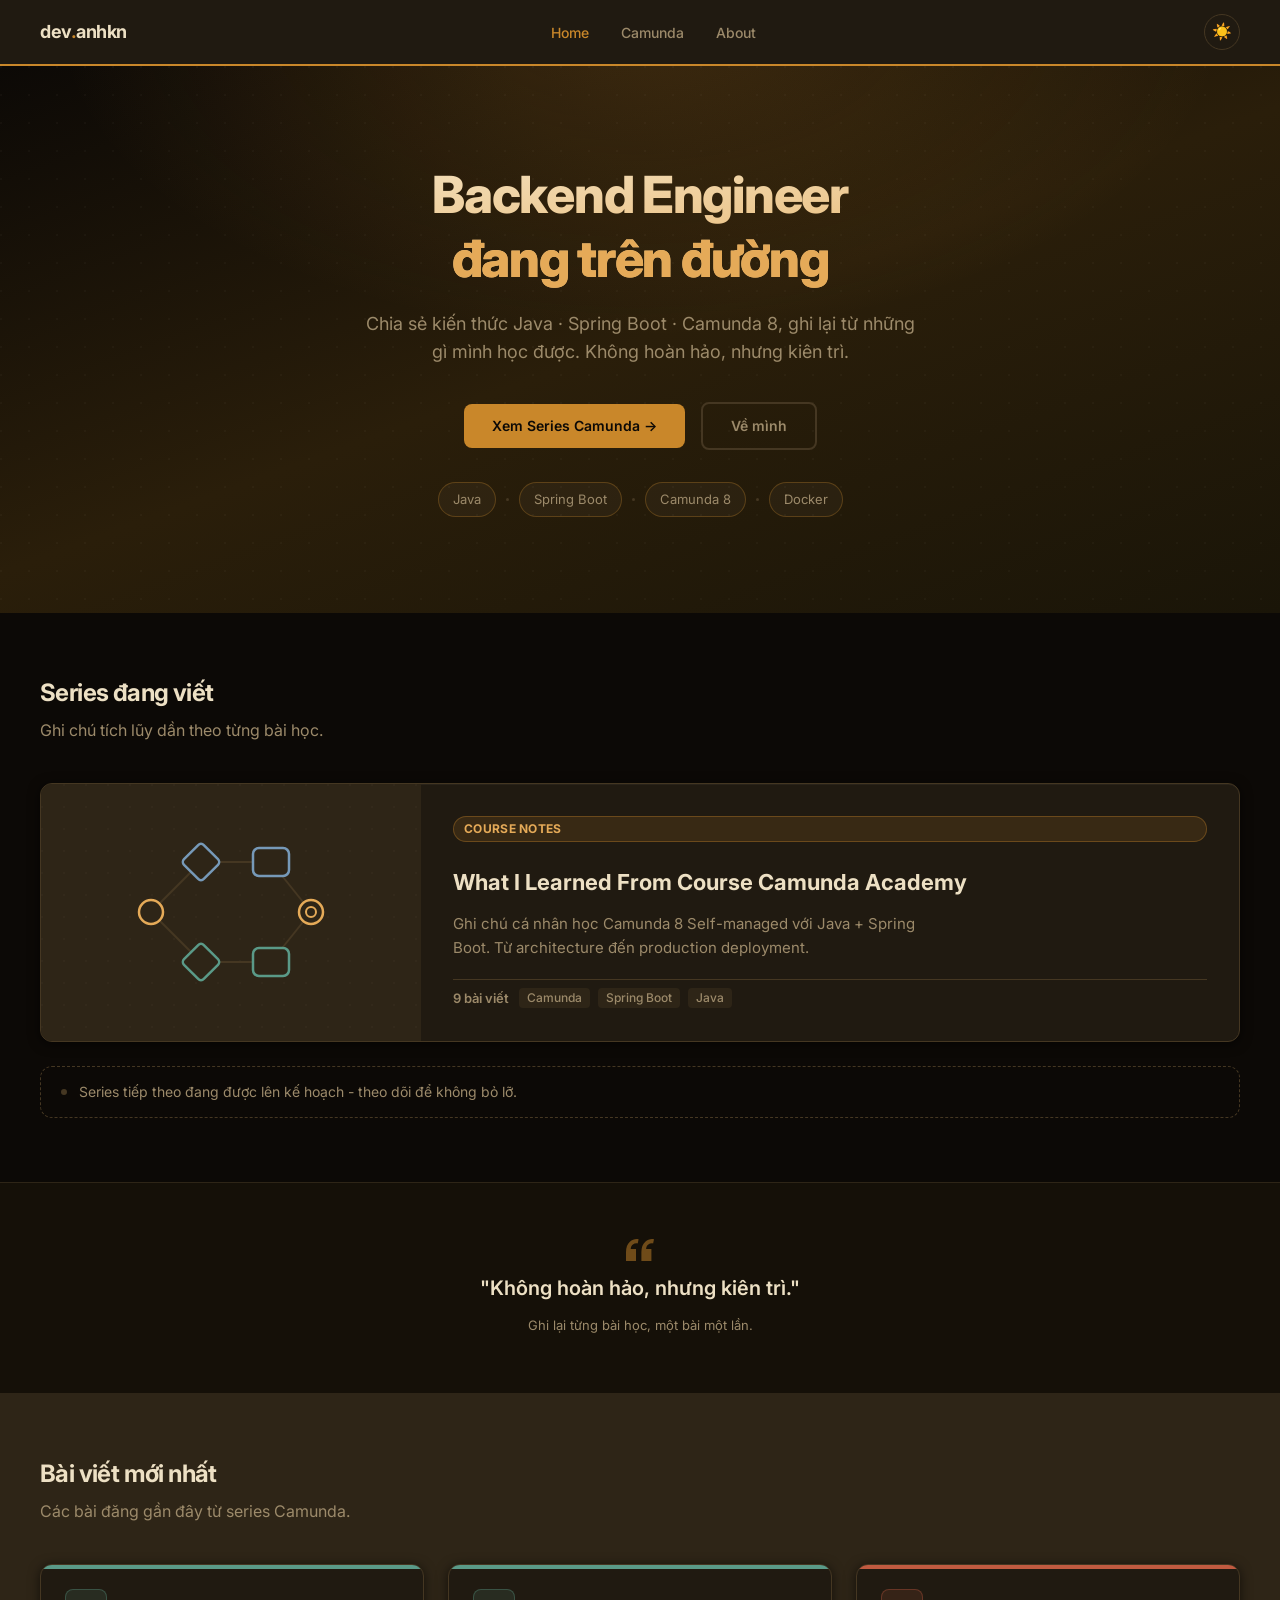
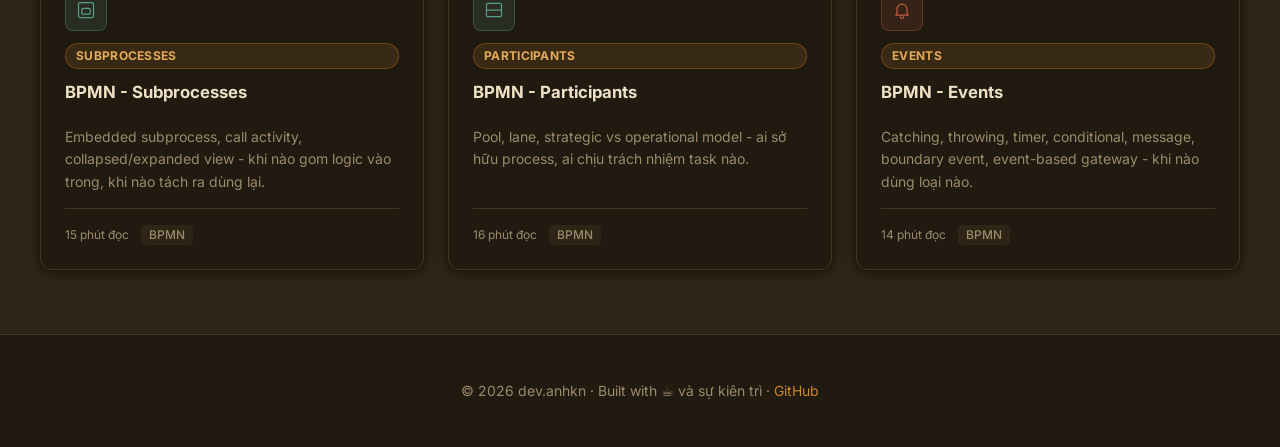
<file: index.html>
<!DOCTYPE html>
<html lang="vi">
<head>
  <meta charset="UTF-8">
  <script>try{if(localStorage.getItem("theme")==="light")document.documentElement.setAttribute("data-theme","light")}catch(e){}</script>
  <meta name="viewport" content="width=device-width, initial-scale=1.0">
  <title>dev.anhkn - Engineering Blog</title>
  <meta name="description" content="Blog kỹ thuật về Java, Spring Boot, Camunda và Backend development.">
  <link rel="stylesheet" href="shared/theme.css">
</head>
<body>

<header id="site-header"></header>
<main>

  <!-- Hero -->
  <section class="hero">
    <h1>Backend Engineer<br><span>đang trên đường</span></h1>
    <p>Chia sẻ kiến thức Java · Spring Boot · Camunda 8, ghi lại từ những gì mình học được. Không hoàn hảo, nhưng kiên trì.</p>
    <a href="camunda/index.html" class="btn">Xem Series Camunda →</a>
    <a href="about.html" class="btn btn-outline">Về mình</a>

    <div class="hero-chips">
      <span class="hero-chip">Java</span>
      <span class="hero-chip-dot"></span>
      <span class="hero-chip">Spring Boot</span>
      <span class="hero-chip-dot"></span>
      <span class="hero-chip">Camunda 8</span>
      <span class="hero-chip-dot"></span>
      <span class="hero-chip">Docker</span>
    </div>
  </section>

  <!-- Featured Series -->
  <section class="section">
    <div class="container">
      <h2 class="section-title">Series đang viết</h2>
      <p class="section-sub">Ghi chú tích lũy dần theo từng bài học.</p>

      <a href="camunda/index.html" class="spotlight-card">
        <div class="spotlight-illustration">
          <svg width="220" height="180" viewBox="0 0 220 180">
            <line x1="30" y1="90" x2="80" y2="40" stroke="var(--color-border)" stroke-width="2"/>
            <line x1="30" y1="90" x2="80" y2="140" stroke="var(--color-border)" stroke-width="2"/>
            <line x1="80" y1="40" x2="150" y2="40" stroke="var(--color-border)" stroke-width="2"/>
            <line x1="80" y1="140" x2="150" y2="140" stroke="var(--color-border)" stroke-width="2"/>
            <line x1="150" y1="40" x2="190" y2="90" stroke="var(--color-border)" stroke-width="2"/>
            <line x1="150" y1="140" x2="190" y2="90" stroke="var(--color-border)" stroke-width="2"/>
            <circle cx="30" cy="90" r="12" fill="var(--color-surface-2)" stroke="var(--color-amber-light)" stroke-width="2.5"/>
            <rect x="66" y="26" width="28" height="28" rx="4" transform="rotate(45 80 40)" fill="var(--color-surface-2)" stroke="var(--color-blue)" stroke-width="2.5"/>
            <rect x="66" y="126" width="28" height="28" rx="4" transform="rotate(45 80 140)" fill="var(--color-surface-2)" stroke="var(--color-teal)" stroke-width="2.5"/>
            <rect x="132" y="26" width="36" height="28" rx="6" fill="var(--color-surface-2)" stroke="var(--color-blue)" stroke-width="2.5"/>
            <rect x="132" y="126" width="36" height="28" rx="6" fill="var(--color-surface-2)" stroke="var(--color-teal)" stroke-width="2.5"/>
            <circle cx="190" cy="90" r="12" fill="var(--color-surface-2)" stroke="var(--color-amber-light)" stroke-width="2.5"/>
            <circle cx="190" cy="90" r="5" fill="none" stroke="var(--color-amber-light)" stroke-width="2"/>
          </svg>
        </div>
        <div class="spotlight-content">
          <span class="card-day">Course notes</span>
          <h3>What I Learned From Course Camunda Academy</h3>
          <p>Ghi chú cá nhân học Camunda 8 Self-managed với Java + Spring Boot. Từ architecture đến production deployment.</p>
          <div class="spotlight-meta">
            <span class="spotlight-meta-count">9 bài viết</span>
            <div class="tag-group">
              <span class="tag">Camunda</span>
              <span class="tag">Spring Boot</span>
              <span class="tag">Java</span>
            </div>
          </div>
        </div>
      </a>

      <!-- Thêm series mới vào đây -->
      <div class="series-teaser">
        <span class="series-teaser-dot"></span>
        Series tiếp theo đang được lên kế hoạch - theo dõi để không bỏ lỡ.
      </div>
    </div>
  </section>

  <!-- Rhythm break -->
  <div class="quote-strip">
    <div class="quote-strip-inner">
      <svg width="28" height="22" viewBox="0 0 28 22"><path d="M0 22V13.2C0 8.5 1.3 5 3.9 2.7 6.5 0.4 9.4 -0.4 12.6 0.2L11.7 4.4C9.8 4.1 8.2 4.5 6.9 5.6 5.6 6.6 4.9 8.1 4.7 10H10V22H0ZM15.4 22V13.2C15.4 8.5 16.7 5 19.3 2.7 21.9 0.4 24.8 -0.4 28 0.2L27.1 4.4C25.2 4.1 23.6 4.5 22.3 5.6 21 6.6 20.3 8.1 20.1 10H25.4V22H15.4Z" fill="var(--color-amber)"/></svg>
      <p>"Không hoàn hảo, nhưng kiên trì."</p>
      <span>Ghi lại từng bài học, một bài một lần.</span>
    </div>
  </div>

  <!-- Latest Posts -->
  <section class="section bg-surface-2">
    <div class="container">
      <h2 class="section-title">Bài viết mới nhất</h2>
      <p class="section-sub">Các bài đăng gần đây từ series Camunda.</p>

      <div class="card-grid">

        <a href="camunda/bpmn-subprocesses.html" class="card" style="--card-accent: var(--color-teal);">
          <div class="card-accent"></div>
          <div class="card-icon">
            <svg width="20" height="20" viewBox="0 0 24 24" fill="none" stroke="currentColor" stroke-width="1.5" stroke-linecap="round" stroke-linejoin="round"><rect x="3" y="3" width="18" height="18" rx="2"/><rect x="7" y="10" width="10" height="7" rx="1.5"/></svg>
          </div>
          <span class="card-day">Subprocesses</span>
          <h3>BPMN - Subprocesses</h3>
          <p>Embedded subprocess, call activity, collapsed/expanded view - khi nào gom logic vào trong, khi nào tách ra dùng lại.</p>
          <div class="card-meta">
            <span>15 phút đọc</span>
            <span class="tag">BPMN</span>
          </div>
        </a>

        <a href="camunda/bpmn-participants.html" class="card" style="--card-accent: var(--color-teal);">
          <div class="card-accent"></div>
          <div class="card-icon">
            <svg width="20" height="20" viewBox="0 0 24 24" fill="none" stroke="currentColor" stroke-width="1.5" stroke-linecap="round" stroke-linejoin="round"><rect x="3" y="4" width="18" height="16" rx="1.5"/><line x1="3" y1="12" x2="21" y2="12"/></svg>
          </div>
          <span class="card-day">Participants</span>
          <h3>BPMN - Participants</h3>
          <p>Pool, lane, strategic vs operational model - ai sở hữu process, ai chịu trách nhiệm task nào.</p>
          <div class="card-meta">
            <span>16 phút đọc</span>
            <span class="tag">BPMN</span>
          </div>
        </a>

        <a href="camunda/bpmn-events.html" class="card" style="--card-accent: var(--color-red);">
          <div class="card-accent"></div>
          <div class="card-icon">
            <svg width="20" height="20" viewBox="0 0 24 24" fill="none" stroke="currentColor" stroke-width="1.5" stroke-linecap="round" stroke-linejoin="round"><path d="M6 16V11a6 6 0 0 1 12 0v5l1.5 2h-15L6 16Z"/><path d="M10 20a2 2 0 0 0 4 0"/></svg>
          </div>
          <span class="card-day">Events</span>
          <h3>BPMN - Events</h3>
          <p>Catching, throwing, timer, conditional, message, boundary event, event-based gateway - khi nào dùng loại nào.</p>
          <div class="card-meta">
            <span>14 phút đọc</span>
            <span class="tag">BPMN</span>
          </div>
        </a>

        <!-- Thêm bài mới vào đây -->

      </div>
    </div>
  </section>

</main>

<footer id="site-footer" data-tagline="Built with ☕ và sự kiên trì · "></footer>

<script src="shared/site.js"></script>
</body>
</html>
</file>
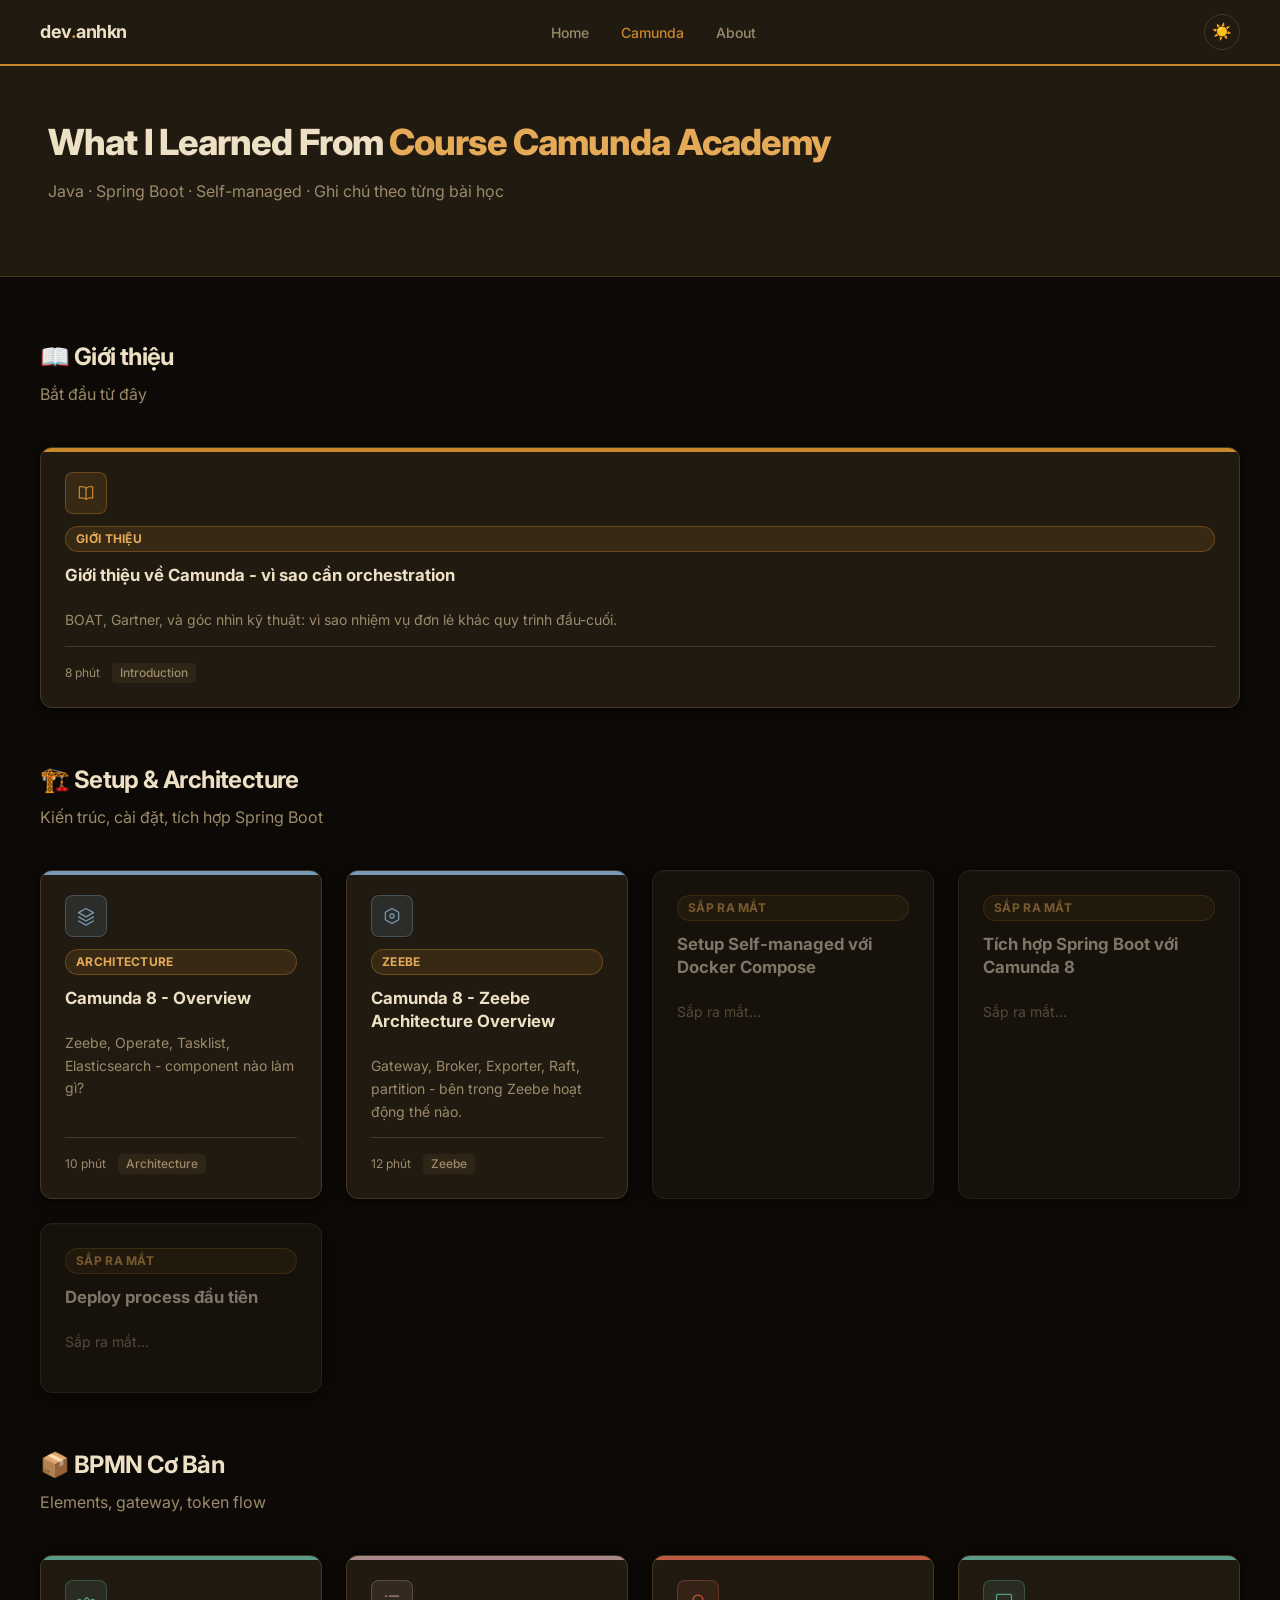
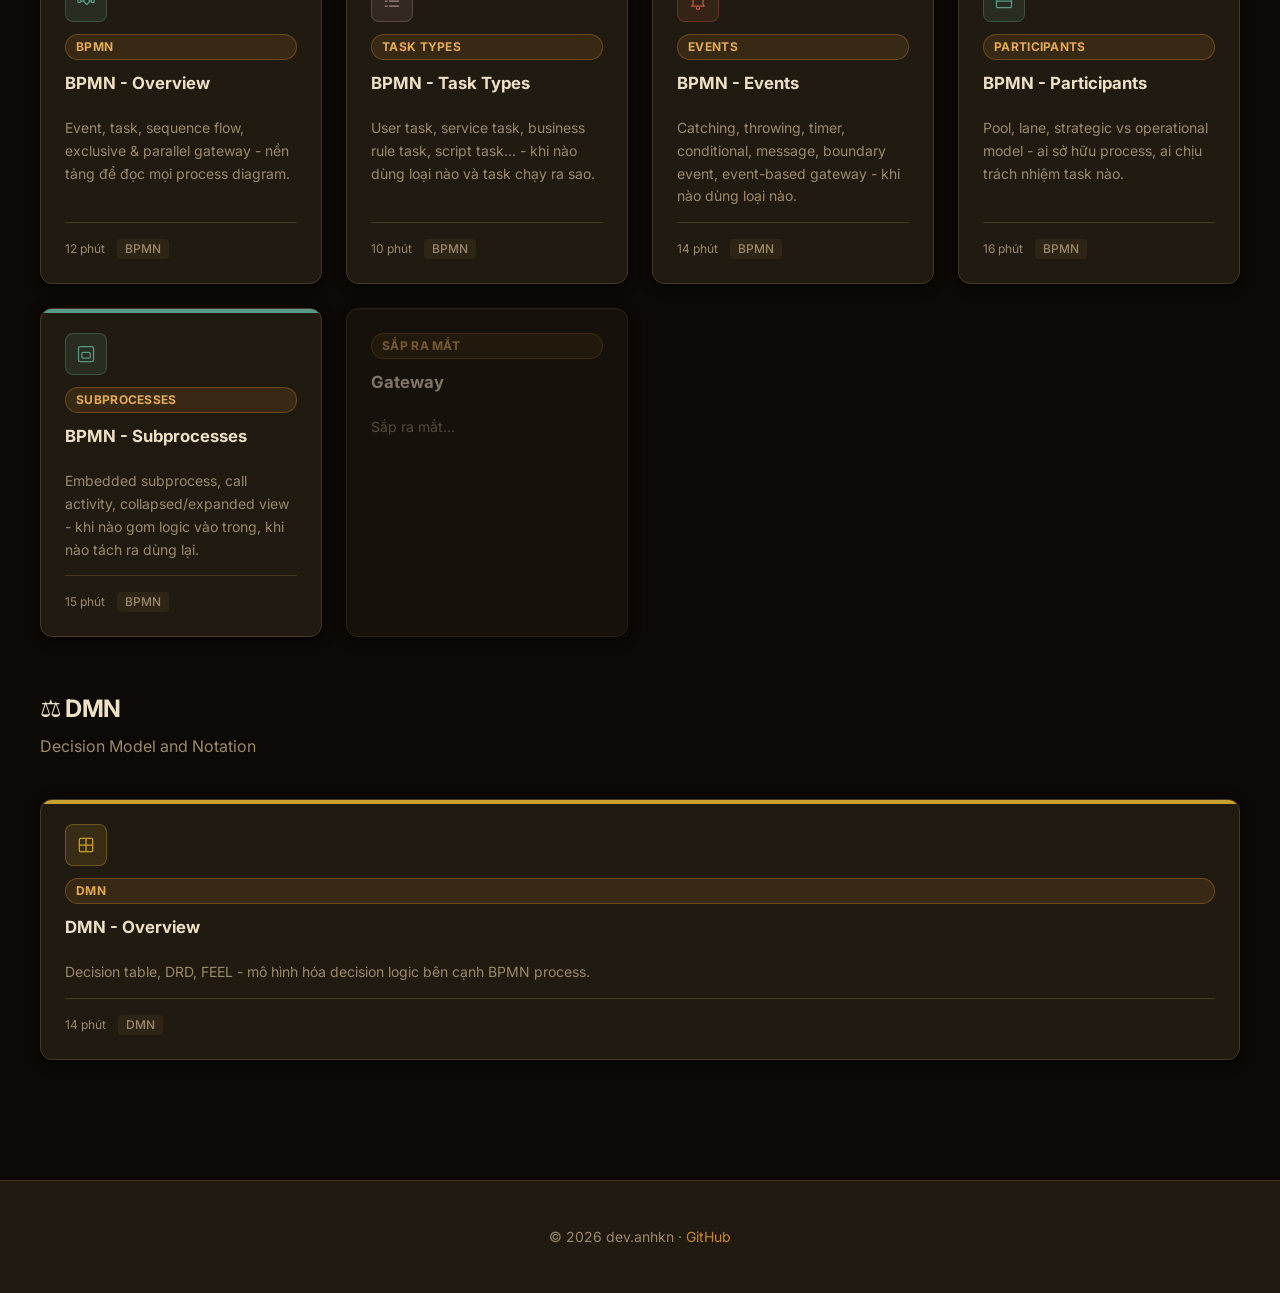
<file: camunda/index.html>
<!DOCTYPE html>
<html lang="vi">
<head>
  <meta charset="UTF-8">
  <script>try{if(localStorage.getItem("theme")==="light")document.documentElement.setAttribute("data-theme","light")}catch(e){}</script>
  <meta name="viewport" content="width=device-width, initial-scale=1.0">
  <title>What I Learned From Course Camunda Academy - dev.anhkn</title>
  <meta name="description" content="Ghi chú cá nhân từ khóa học Camunda Academy - Java, Spring Boot, Camunda 8 Self-managed.">
  <link rel="stylesheet" href="../shared/theme.css">
</head>
<body>

<header id="site-header"></header>

<main>

  <div class="page-header">
    <div class="container">
      <h1>What I Learned From <span>Course Camunda Academy</span></h1>
      <p>Java · Spring Boot · Self-managed · Ghi chú theo từng bài học</p>
    </div>
  </div>

  <section class="section">
    <div class="container">

      <!-- Giới thiệu -->
      <h2 class="section-title">📖 Giới thiệu</h2>
      <p class="section-sub">Bắt đầu từ đây</p>
      <div class="card-grid" style="margin-bottom: 56px;">

        <a href="introduction.html" class="card" style="--card-accent: var(--color-amber);">
          <div class="card-accent"></div>
          <div class="card-icon">
            <svg width="20" height="20" viewBox="0 0 24 24" fill="none" stroke="currentColor" stroke-width="1.5" stroke-linecap="round" stroke-linejoin="round"><path d="M12 6c-2-1.5-5-2-8-1.5V18c3-.5 6 0 8 1.5"/><path d="M12 6c2-1.5 5-2 8-1.5V18c-3-.5-6 0-8 1.5"/><line x1="12" y1="6" x2="12" y2="19.5"/></svg>
          </div>
          <span class="card-day">Giới thiệu</span>
          <h3>Giới thiệu về Camunda - vì sao cần orchestration</h3>
          <p>BOAT, Gartner, và góc nhìn kỹ thuật: vì sao nhiệm vụ đơn lẻ khác quy trình đầu-cuối.</p>
          <div class="card-meta"><span>8 phút</span><span class="tag">Introduction</span></div>
        </a>

      </div>

      <!-- Phần 1 -->
      <h2 class="section-title">🏗️ Setup & Architecture</h2>
      <p class="section-sub">Kiến trúc, cài đặt, tích hợp Spring Boot</p>
      <div class="card-grid" style="margin-bottom: 56px;">

        <a href="overview.html" class="card" style="--card-accent: var(--color-blue);">
          <div class="card-accent"></div>
          <div class="card-icon">
            <svg width="20" height="20" viewBox="0 0 24 24" fill="none" stroke="currentColor" stroke-width="1.5" stroke-linecap="round" stroke-linejoin="round"><path d="M12 3 3 8l9 5 9-5-9-5Z"/><path d="M3 13l9 5 9-5"/><path d="M3 18l9 5 9-5"/></svg>
          </div>
          <span class="card-day">Architecture</span>
          <h3>Camunda 8 - Overview</h3>
          <p>Zeebe, Operate, Tasklist, Elasticsearch - component nào làm gì?</p>
          <div class="card-meta"><span>10 phút</span><span class="tag">Architecture</span></div>
        </a>

        <a href="zeebe-architecture.html" class="card" style="--card-accent: var(--color-blue);">
          <div class="card-accent"></div>
          <div class="card-icon">
            <svg width="20" height="20" viewBox="0 0 24 24" fill="none" stroke="currentColor" stroke-width="1.5" stroke-linecap="round" stroke-linejoin="round"><path d="M12 3 20 7.5V16.5L12 21 4 16.5V7.5L12 3Z"/><circle cx="12" cy="12" r="2.5"/></svg>
          </div>
          <span class="card-day">Zeebe</span>
          <h3>Camunda 8 - Zeebe Architecture Overview</h3>
          <p>Gateway, Broker, Exporter, Raft, partition - bên trong Zeebe hoạt động thế nào.</p>
          <div class="card-meta"><span>12 phút</span><span class="tag">Zeebe</span></div>
        </a>

        <a href="empty.html" class="card" style="opacity:0.5; cursor:default; pointer-events:none;">
          <span class="card-day">Sắp ra mắt</span>
          <h3>Setup Self-managed với Docker Compose</h3>
          <p>Sắp ra mắt...</p>
        </a>

        <a href="empty.html" class="card" style="opacity:0.5; cursor:default; pointer-events:none;">
          <span class="card-day">Sắp ra mắt</span>
          <h3>Tích hợp Spring Boot với Camunda 8</h3>
          <p>Sắp ra mắt...</p>
        </a>

        <a href="empty.html" class="card" style="opacity:0.5; cursor:default; pointer-events:none;">
          <span class="card-day">Sắp ra mắt</span>
          <h3>Deploy process đầu tiên</h3>
          <p>Sắp ra mắt...</p>
        </a>

      </div>

      <!-- Phần 2 -->
      <h2 class="section-title">📦 BPMN Cơ Bản</h2>
      <p class="section-sub">Elements, gateway, token flow</p>
      <div class="card-grid" style="margin-bottom: 56px;">

        <a href="bpmn-overview.html" class="card" style="--card-accent: var(--color-teal);">
          <div class="card-accent"></div>
          <div class="card-icon">
            <svg width="20" height="20" viewBox="0 0 24 24" fill="none" stroke="currentColor" stroke-width="1.5" stroke-linecap="round" stroke-linejoin="round"><circle cx="4" cy="12" r="2"/><line x1="6" y1="12" x2="9.5" y2="12"/><rect x="10" y="9" width="6" height="6" rx="1" transform="rotate(45 13 12)"/><line x1="15.5" y1="12" x2="19" y2="12"/><circle cx="20" cy="12" r="2"/></svg>
          </div>
          <span class="card-day">BPMN</span>
          <h3>BPMN - Overview</h3>
          <p>Event, task, sequence flow, exclusive & parallel gateway - nền tảng để đọc mọi process diagram.</p>
          <div class="card-meta"><span>12 phút</span><span class="tag">BPMN</span></div>
        </a>

        <a href="bpmn-task-types.html" class="card" style="--card-accent: var(--color-purple);">
          <div class="card-accent"></div>
          <div class="card-icon">
            <svg width="20" height="20" viewBox="0 0 24 24" fill="none" stroke="currentColor" stroke-width="1.5" stroke-linecap="round" stroke-linejoin="round"><path d="M4 6h2M4 12h2M4 18h2"/><path d="M9 6h11M9 12h11M9 18h11"/></svg>
          </div>
          <span class="card-day">Task Types</span>
          <h3>BPMN - Task Types</h3>
          <p>User task, service task, business rule task, script task... - khi nào dùng loại nào và task chạy ra sao.</p>
          <div class="card-meta"><span>10 phút</span><span class="tag">BPMN</span></div>
        </a>

        <a href="bpmn-events.html" class="card" style="--card-accent: var(--color-red);">
          <div class="card-accent"></div>
          <div class="card-icon">
            <svg width="20" height="20" viewBox="0 0 24 24" fill="none" stroke="currentColor" stroke-width="1.5" stroke-linecap="round" stroke-linejoin="round"><path d="M6 16V11a6 6 0 0 1 12 0v5l1.5 2h-15L6 16Z"/><path d="M10 20a2 2 0 0 0 4 0"/></svg>
          </div>
          <span class="card-day">Events</span>
          <h3>BPMN - Events</h3>
          <p>Catching, throwing, timer, conditional, message, boundary event, event-based gateway - khi nào dùng loại nào.</p>
          <div class="card-meta"><span>14 phút</span><span class="tag">BPMN</span></div>
        </a>

        <a href="bpmn-participants.html" class="card" style="--card-accent: var(--color-teal);">
          <div class="card-accent"></div>
          <div class="card-icon">
            <svg width="20" height="20" viewBox="0 0 24 24" fill="none" stroke="currentColor" stroke-width="1.5" stroke-linecap="round" stroke-linejoin="round"><rect x="3" y="4" width="18" height="16" rx="1.5"/><line x1="3" y1="12" x2="21" y2="12"/></svg>
          </div>
          <span class="card-day">Participants</span>
          <h3>BPMN - Participants</h3>
          <p>Pool, lane, strategic vs operational model - ai sở hữu process, ai chịu trách nhiệm task nào.</p>
          <div class="card-meta"><span>16 phút</span><span class="tag">BPMN</span></div>
        </a>

        <a href="bpmn-subprocesses.html" class="card" style="--card-accent: var(--color-teal);">
          <div class="card-accent"></div>
          <div class="card-icon">
            <svg width="20" height="20" viewBox="0 0 24 24" fill="none" stroke="currentColor" stroke-width="1.5" stroke-linecap="round" stroke-linejoin="round"><rect x="3" y="3" width="18" height="18" rx="2"/><rect x="7" y="10" width="10" height="7" rx="1.5"/></svg>
          </div>
          <span class="card-day">Subprocesses</span>
          <h3>BPMN - Subprocesses</h3>
          <p>Embedded subprocess, call activity, collapsed/expanded view - khi nào gom logic vào trong, khi nào tách ra dùng lại.</p>
          <div class="card-meta"><span>15 phút</span><span class="tag">BPMN</span></div>
        </a>

        <div class="card" style="opacity:0.5; cursor:default; pointer-events:none;">
          <span class="card-day">Sắp ra mắt</span>
          <h3>Gateway</h3>
          <p>Sắp ra mắt...</p>
        </div>

      </div>

      <!-- Phần 3 -->
      <h2 class="section-title">⚖️ DMN</h2>
      <p class="section-sub">Decision Model and Notation</p>
      <div class="card-grid" style="margin-bottom: 56px;">

        <a href="dmn-overview.html" class="card" style="--card-accent: var(--color-yellow);">
          <div class="card-accent"></div>
          <div class="card-icon">
            <svg width="20" height="20" viewBox="0 0 24 24" fill="none" stroke="currentColor" stroke-width="1.5" stroke-linecap="round" stroke-linejoin="round"><rect x="4" y="4" width="16" height="16" rx="1.5"/><line x1="4" y1="12" x2="20" y2="12"/><line x1="12" y1="4" x2="12" y2="20"/></svg>
          </div>
          <span class="card-day">DMN</span>
          <h3>DMN - Overview</h3>
          <p>Decision table, DRD, FEEL - mô hình hóa decision logic bên cạnh BPMN process.</p>
          <div class="card-meta"><span>14 phút</span><span class="tag">DMN</span></div>
        </a>

      </div>

      <!-- Thêm phần mới vào đây theo cùng pattern -->

    </div>
  </section>

</main>

<footer id="site-footer"></footer>

<script src="../shared/site.js"></script>
</body>
</html>
</file>
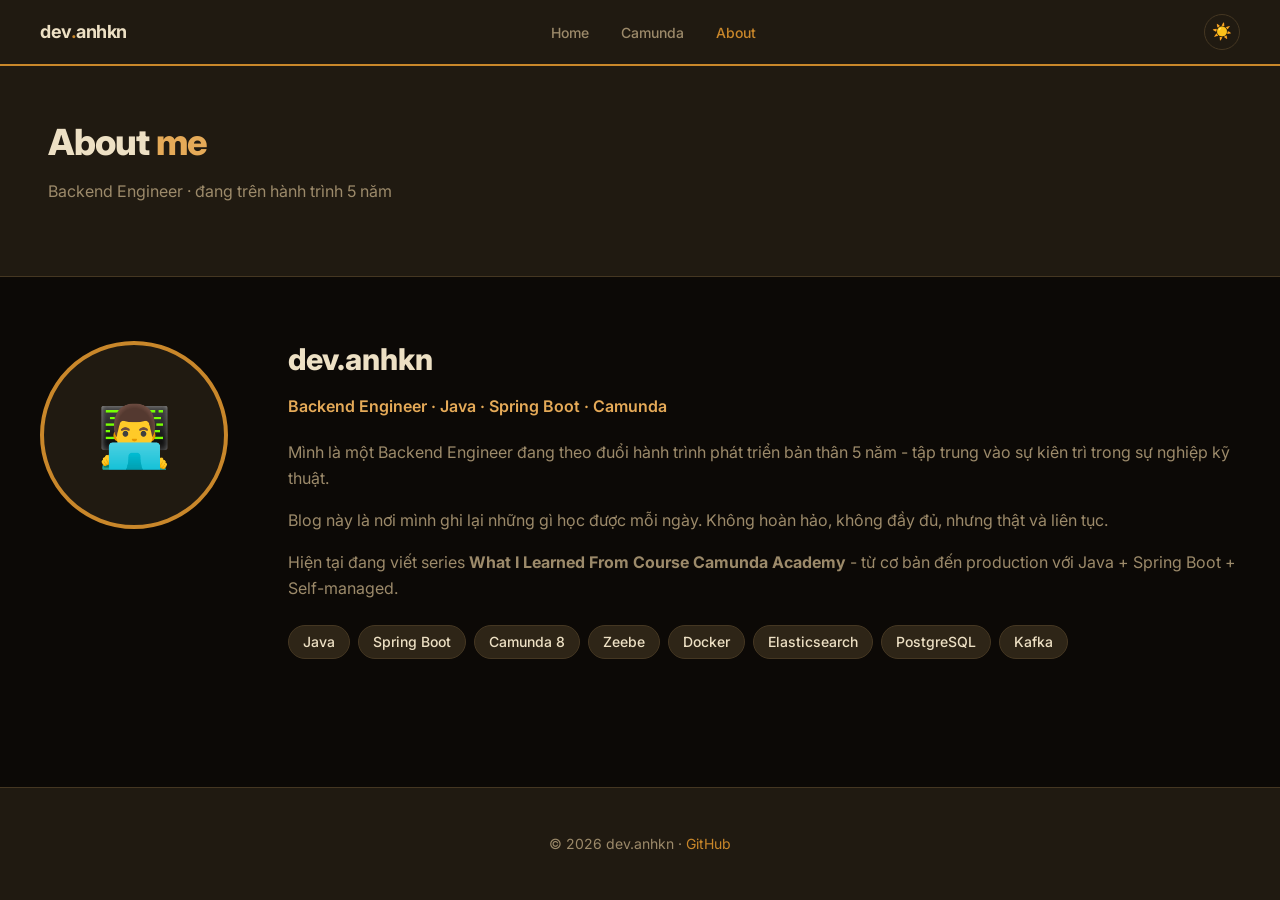
<file: about.html>
<!DOCTYPE html>
<html lang="vi">
<head>
  <meta charset="UTF-8">
  <script>try{if(localStorage.getItem("theme")==="light")document.documentElement.setAttribute("data-theme","light")}catch(e){}</script>
  <meta name="viewport" content="width=device-width, initial-scale=1.0">
  <title>About - dev.anhkn</title>
  <meta name="description" content="Backend Engineer theo đuổi hành trình phát triển bản thân 5 năm - Java, Spring Boot, Camunda 8.">
  <link rel="stylesheet" href="shared/theme.css">
</head>
<body>

<header id="site-header"></header>

<main>

  <div class="page-header">
    <div class="container">
      <h1>About <span>me</span></h1>
      <p>Backend Engineer · đang trên hành trình 5 năm</p>
    </div>
  </div>

  <section class="section">
    <div class="container">
      <div class="about-grid">

        <div class="avatar">👨‍💻</div>

        <div class="about-content">
          <h2>dev.anhkn</h2>
          <p class="role">Backend Engineer · Java · Spring Boot · Camunda</p>

          <p>Mình là một Backend Engineer đang theo đuổi hành trình phát triển bản thân 5 năm - tập trung vào sự kiên trì trong sự nghiệp kỹ thuật.</p>

          <p>Blog này là nơi mình ghi lại những gì học được mỗi ngày. Không hoàn hảo, không đầy đủ, nhưng thật và liên tục.</p>

          <p>Hiện tại đang viết series <strong>What I Learned From Course Camunda Academy</strong> - từ cơ bản đến production với Java + Spring Boot + Self-managed.</p>

          <div class="skills-grid">
            <span class="skill-tag">Java</span>
            <span class="skill-tag">Spring Boot</span>
            <span class="skill-tag">Camunda 8</span>
            <span class="skill-tag">Zeebe</span>
            <span class="skill-tag">Docker</span>
            <span class="skill-tag">Elasticsearch</span>
            <span class="skill-tag">PostgreSQL</span>
            <span class="skill-tag">Kafka</span>
          </div>
        </div>

      </div>
    </div>
  </section>

</main>

<footer id="site-footer"></footer>

<script src="shared/site.js"></script>
</body>
</html>
</file>
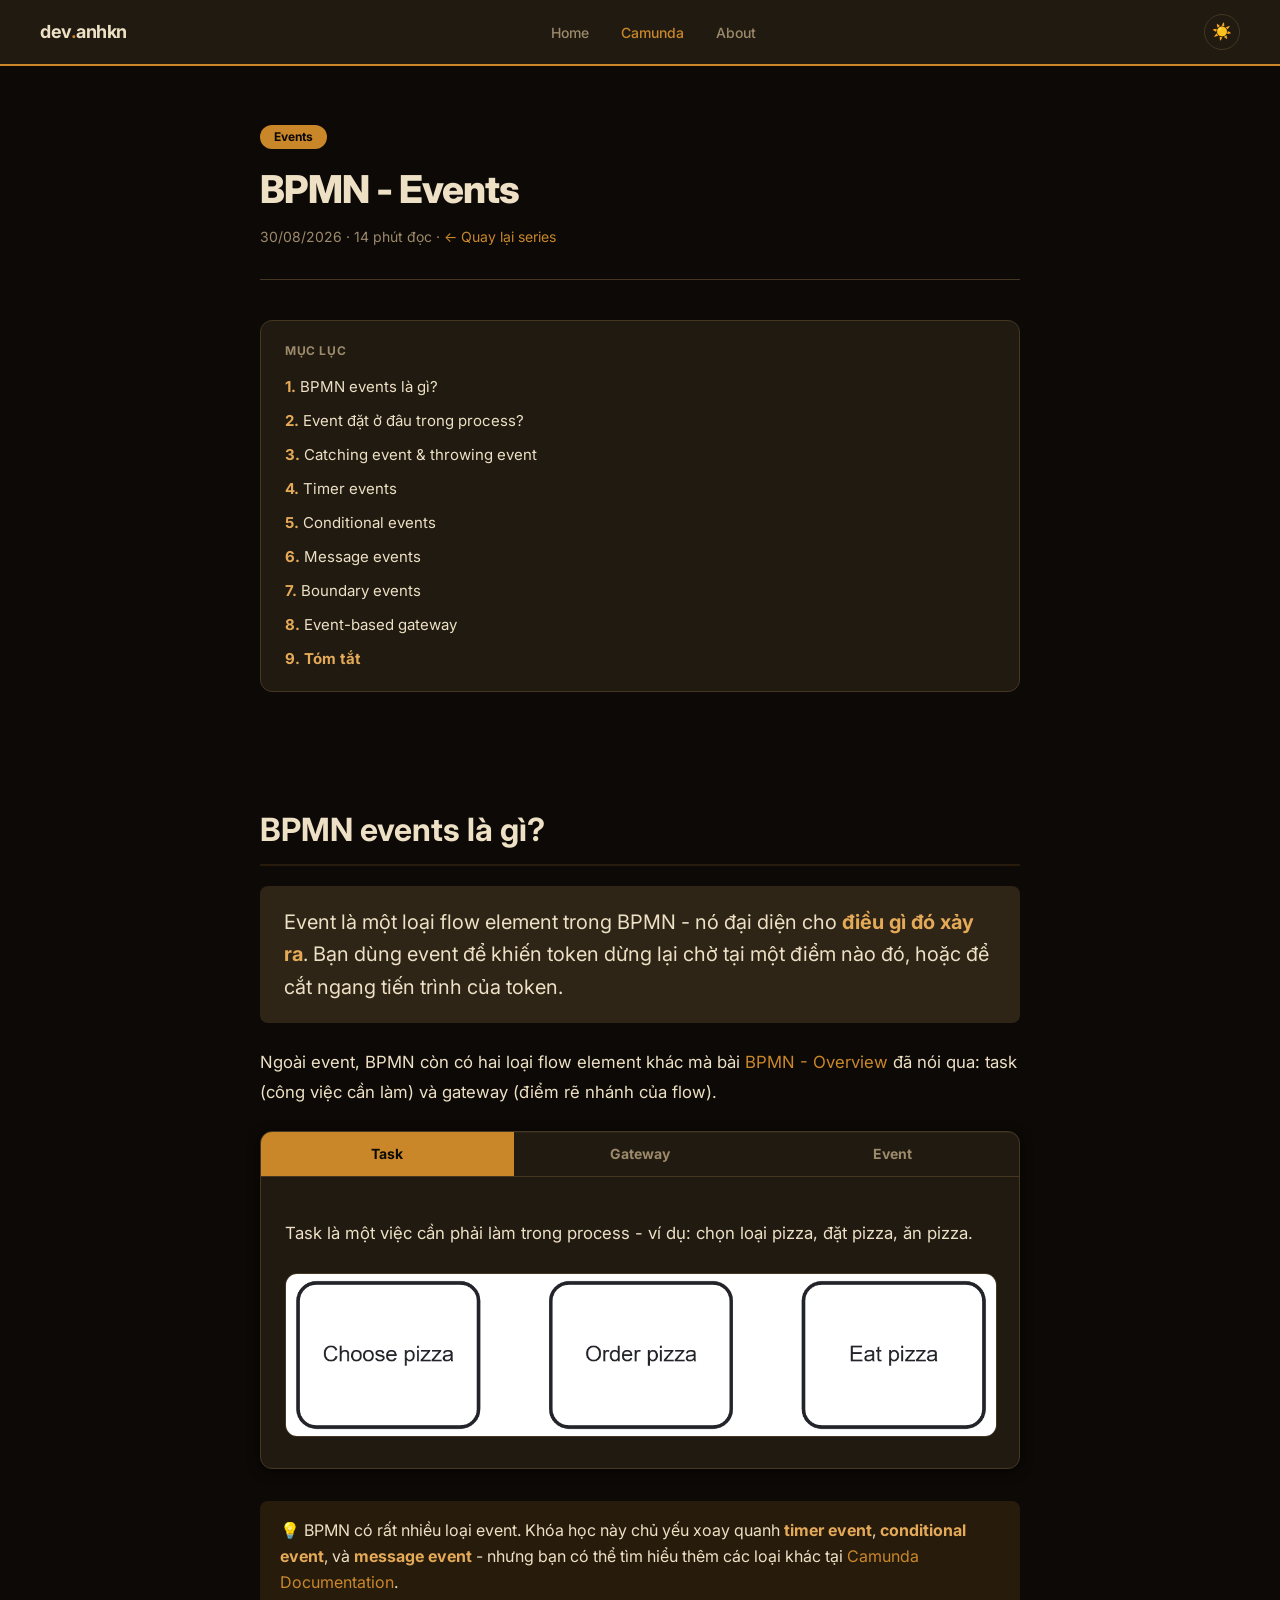
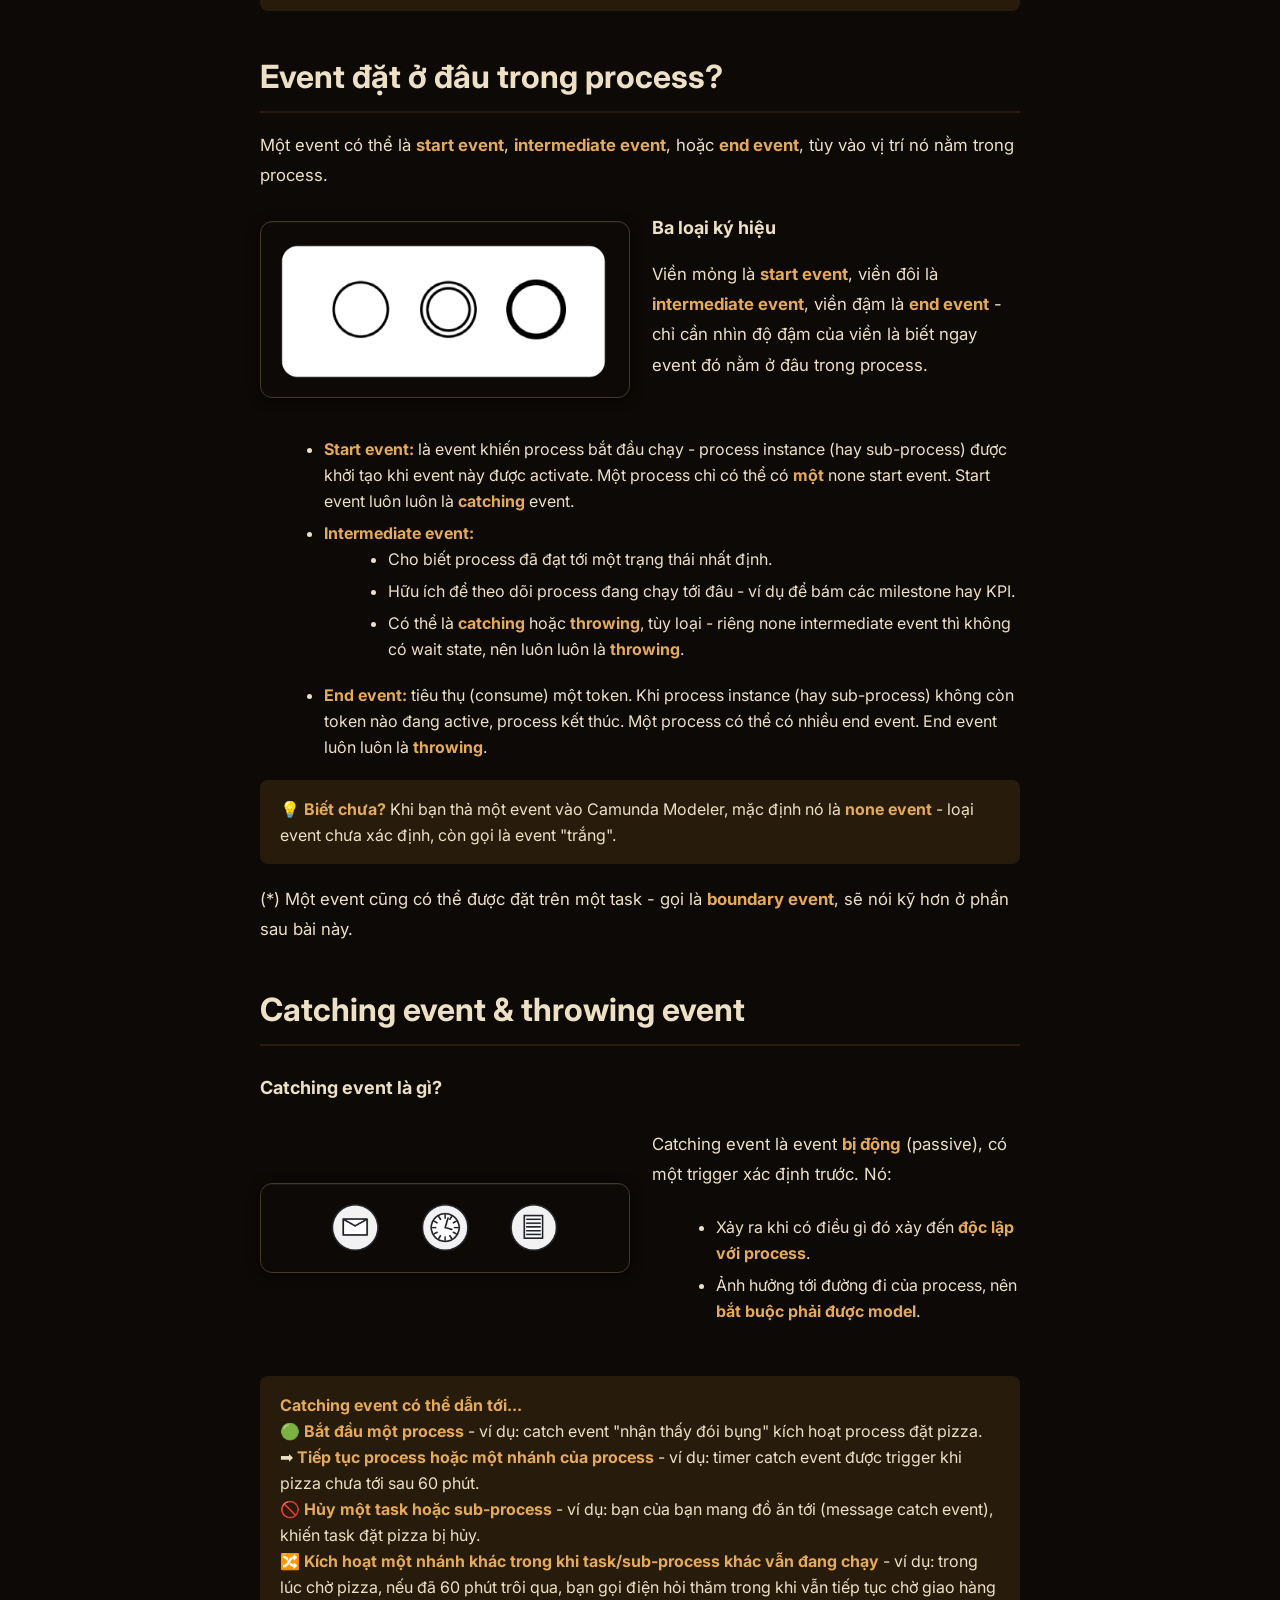
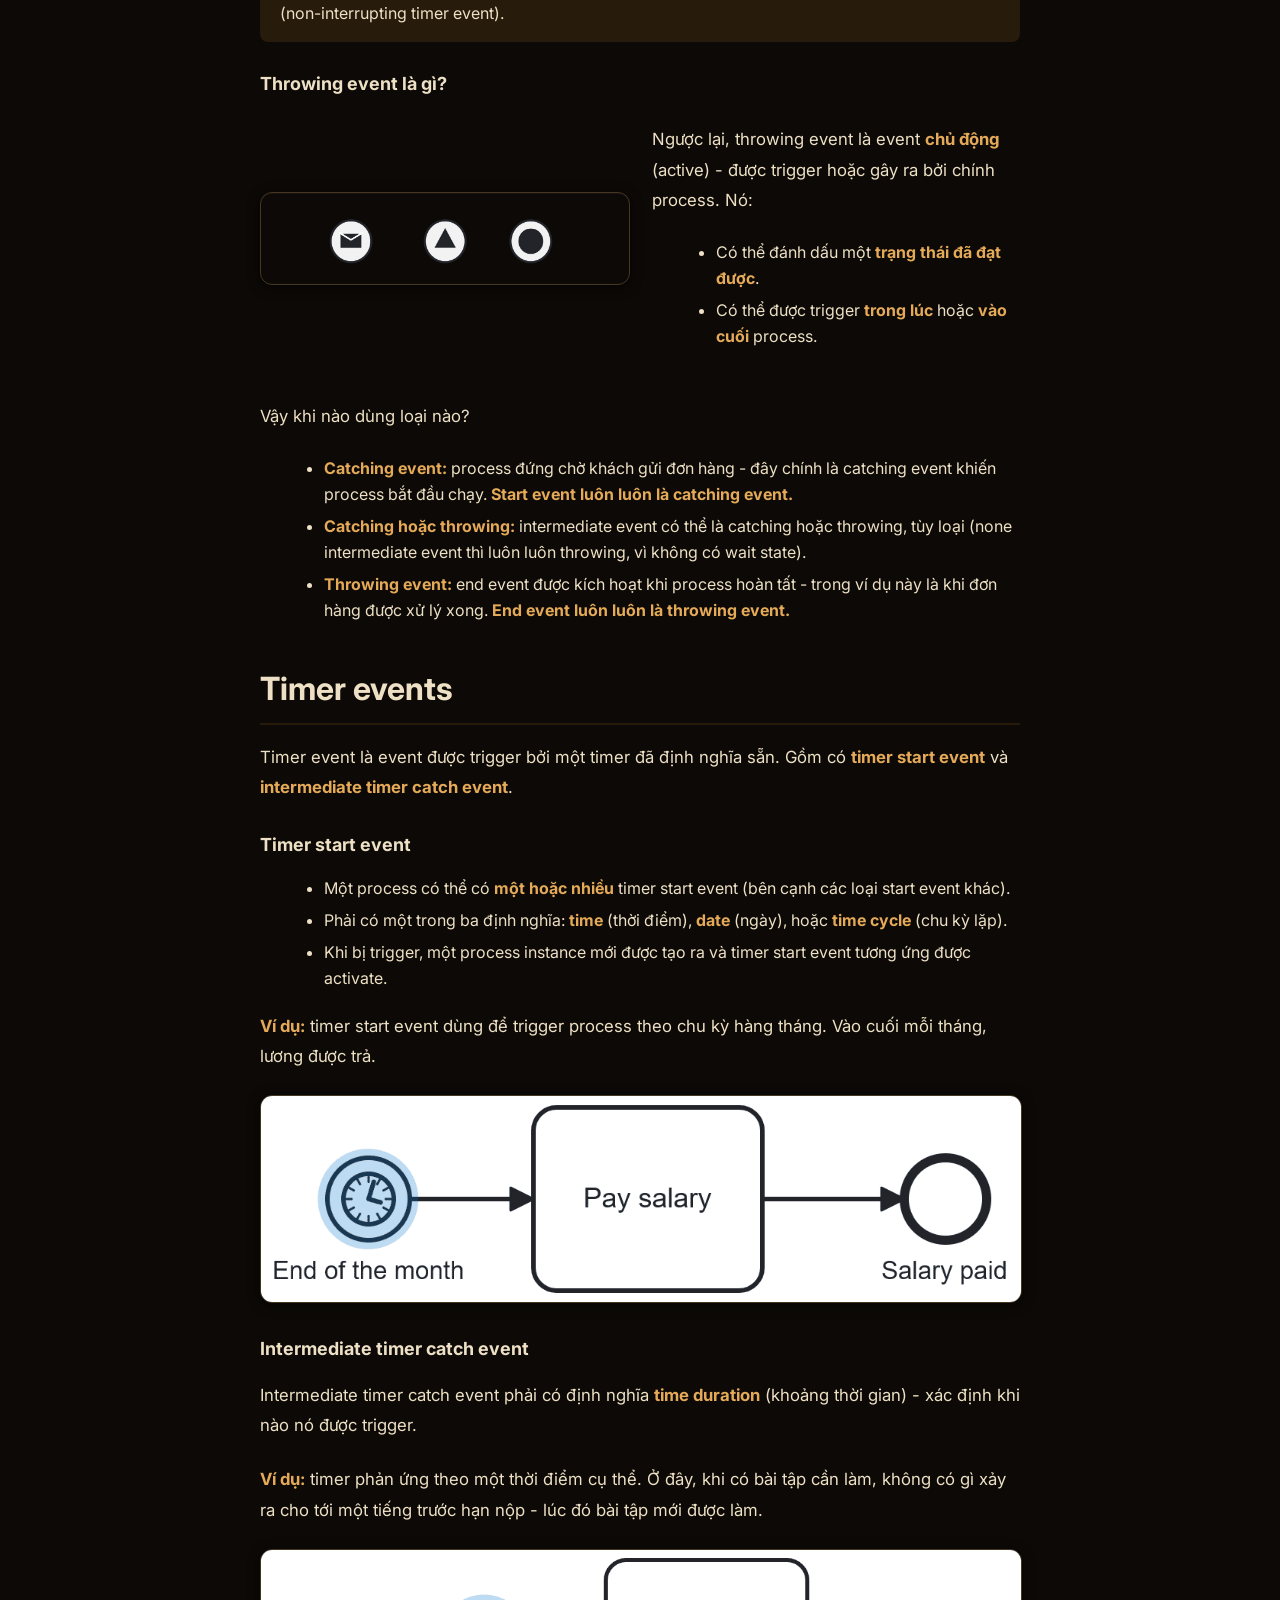
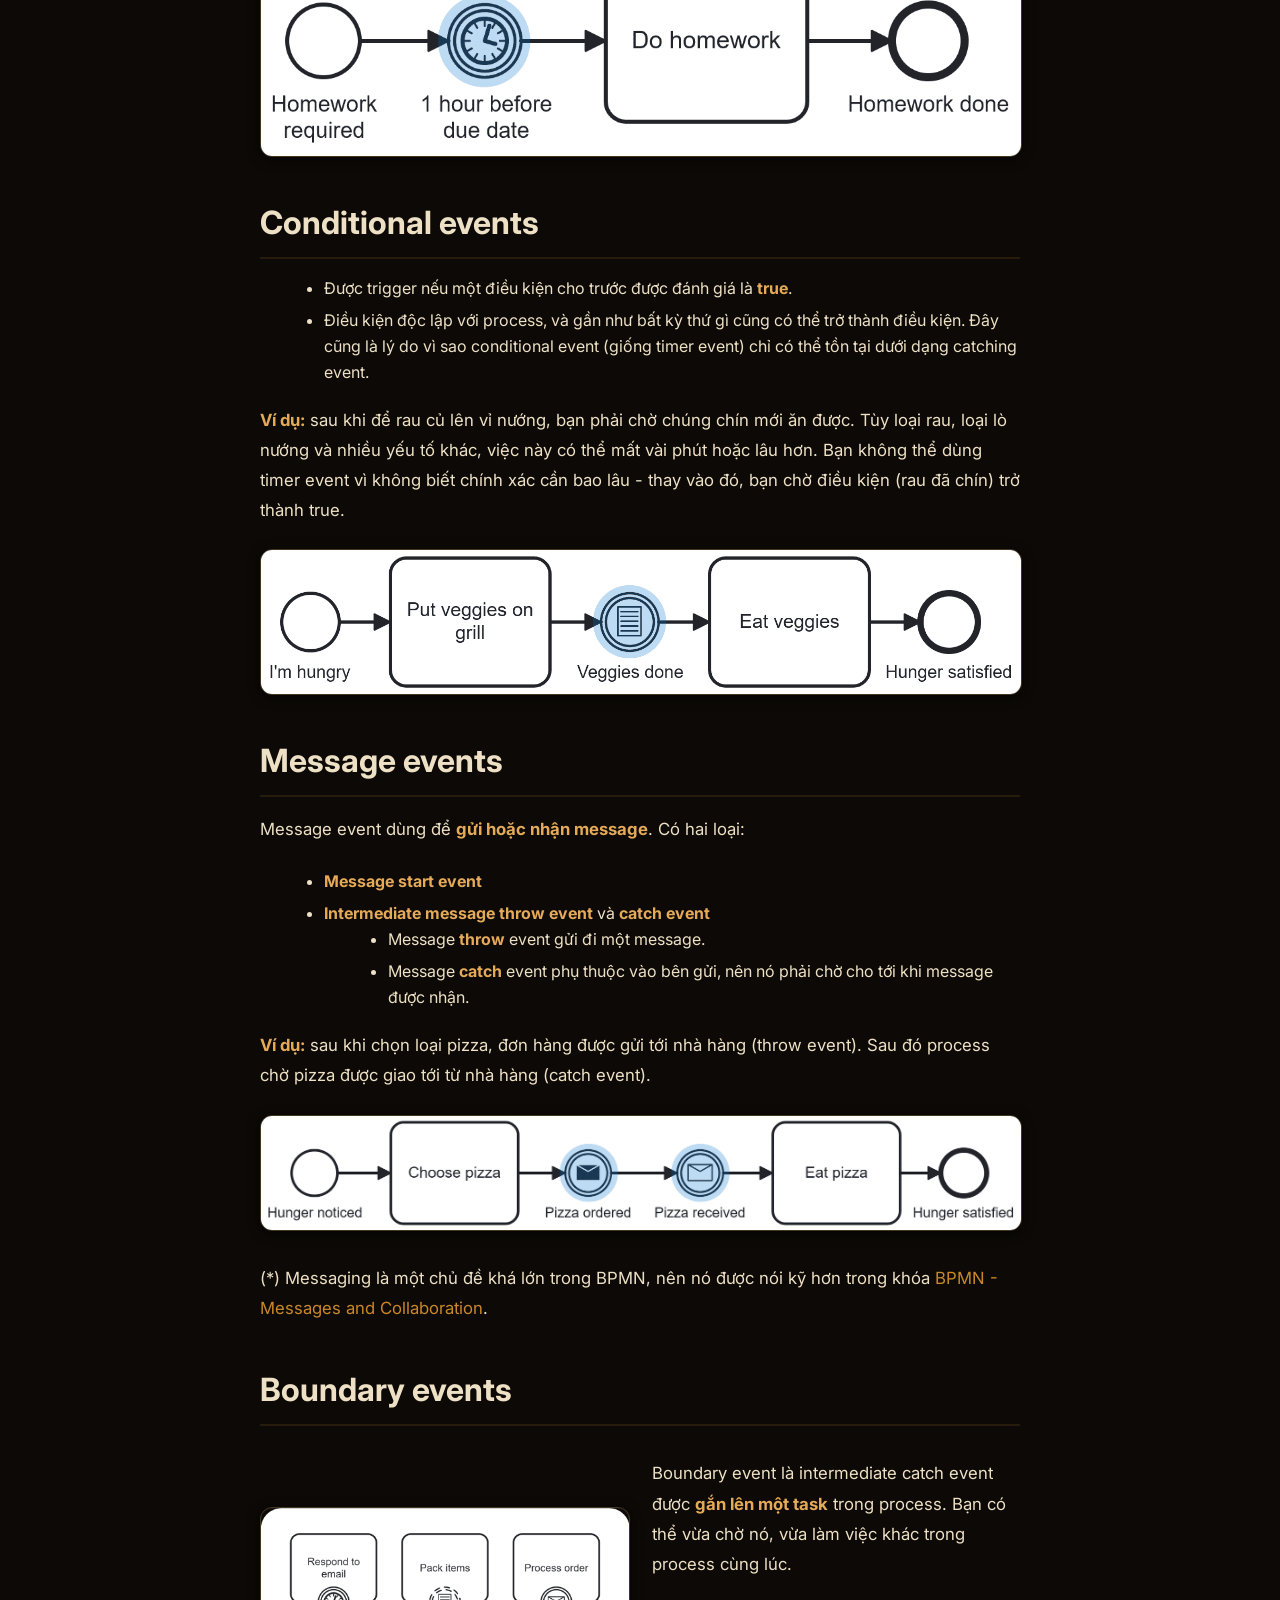
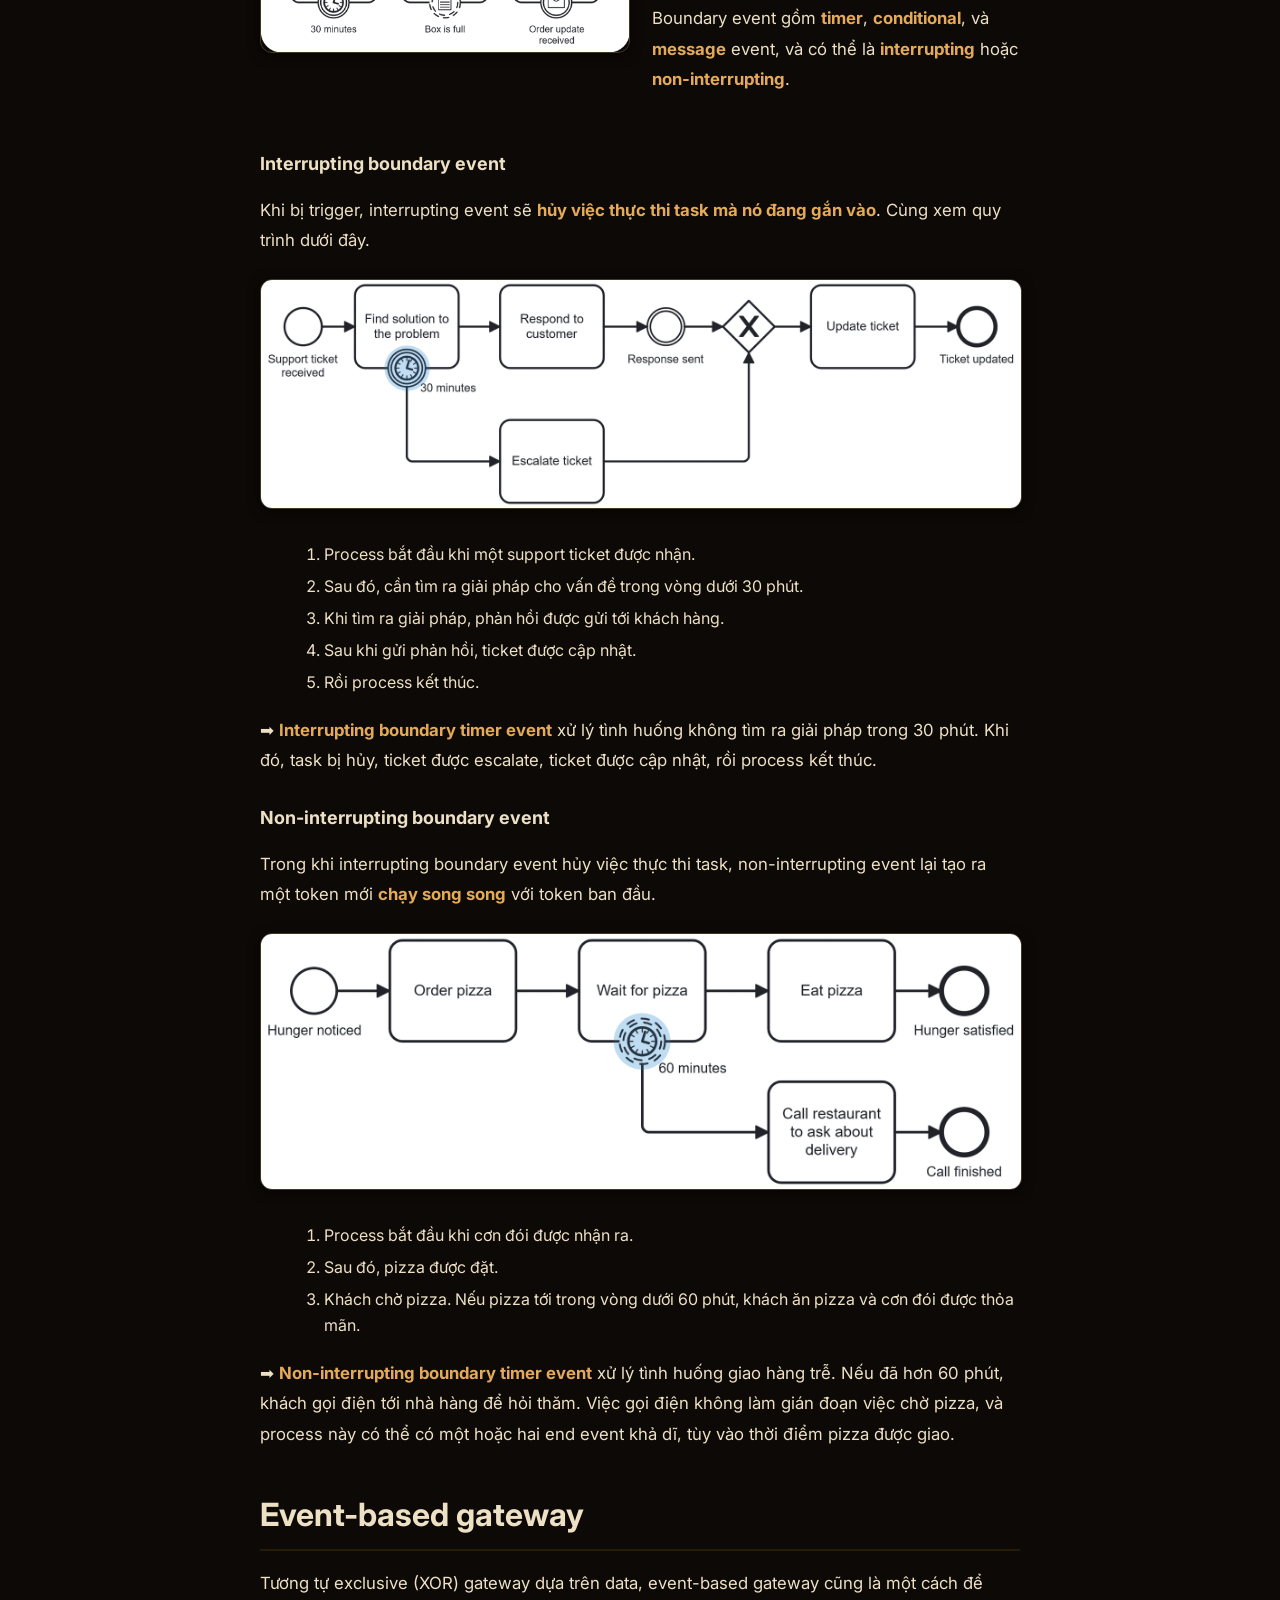
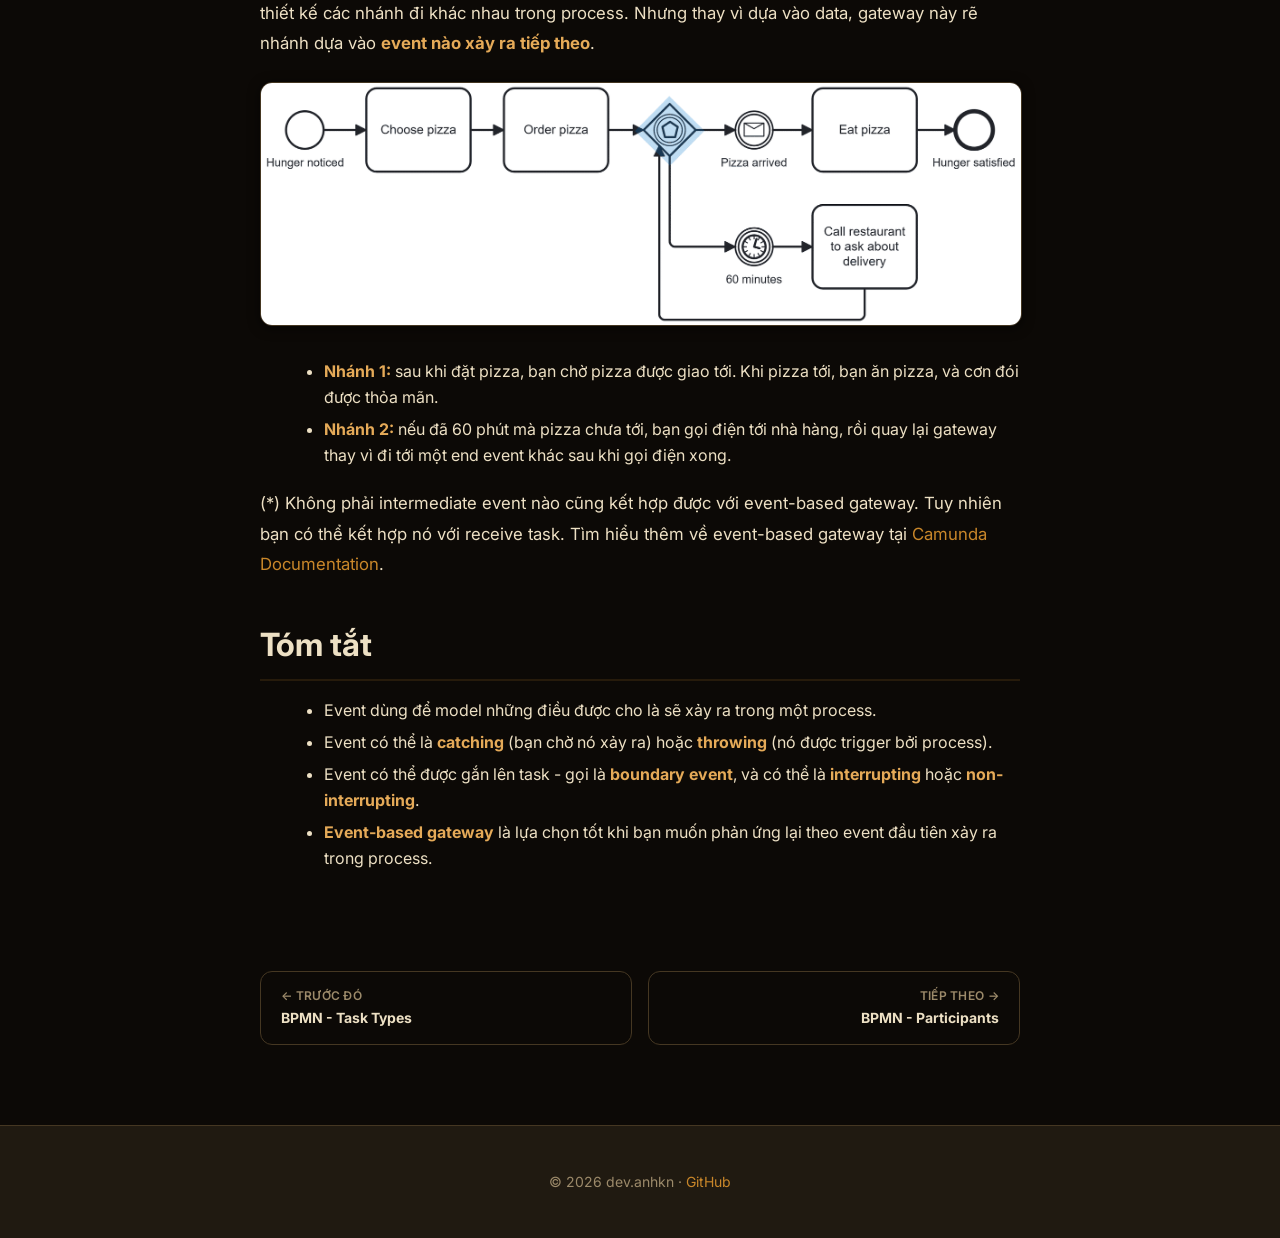
<file: camunda/bpmn-events.html>
<!DOCTYPE html>
<html lang="vi">
<head>
  <meta charset="UTF-8">
  <script>try{if(localStorage.getItem("theme")==="light")document.documentElement.setAttribute("data-theme","light")}catch(e){}</script>
  <meta name="viewport" content="width=device-width, initial-scale=1.0">
  <title>BPMN - Events | dev.anhkn</title>
  <meta name="description" content="Catching, throwing, timer, conditional, message, boundary event, event-based gateway - khi nào dùng loại nào.">
  <link rel="stylesheet" href="../shared/theme.css">
</head>
<body>

<header id="site-header"></header>

<main>

  <div class="article-header">
    <span class="article-day">Events</span>
    <h1>BPMN - Events</h1>
    <p class="meta">30/08/2026 · 14 phút đọc · <a href="index.html">← Quay lại series</a></p>
  </div>

  <nav class="toc" aria-label="Mục lục bài viết">
    <p class="toc-title">Mục lục</p>
    <ol>
      <li><a href="#bpmn-events-la-gi">BPMN events là gì?</a></li>
      <li><a href="#event-dat-o-dau-trong-process">Event đặt ở đâu trong process?</a></li>
      <li><a href="#catching-event-throwing-event">Catching event & throwing event</a></li>
      <li><a href="#timer-events">Timer events</a></li>
      <li><a href="#conditional-events">Conditional events</a></li>
      <li><a href="#message-events">Message events</a></li>
      <li><a href="#boundary-events">Boundary events</a></li>
      <li><a href="#event-based-gateway">Event-based gateway</a></li>
      <li><a href="#tom-tat">Tóm tắt</a></li>
    </ol>
  </nav>

  <div class="article-body">

    <h2 id="bpmn-events-la-gi">BPMN events là gì?</h2>
    <p class="definition">Event là một loại flow element trong BPMN - nó đại diện cho <strong>điều gì đó xảy ra</strong>. Bạn dùng event để khiến token dừng lại chờ tại một điểm nào đó, hoặc để cắt ngang tiến trình của token.</p>
    <p>Ngoài event, BPMN còn có hai loại flow element khác mà bài <a href="bpmn-overview.html">BPMN - Overview</a> đã nói qua: task (công việc cần làm) và gateway (điểm rẽ nhánh của flow).</p>

    <div class="flow-tabs">

      <input type="radio" name="flow-element" id="fe-task" checked>
      <label for="fe-task" class="flow-tab-label">Task</label>

      <input type="radio" name="flow-element" id="fe-gateway">
      <label for="fe-gateway" class="flow-tab-label">Gateway</label>

      <input type="radio" name="flow-element" id="fe-event">
      <label for="fe-event" class="flow-tab-label">Event</label>

      <div class="flow-tab-panel" data-tab-panel="task">
        <p class="mb-4">Task là một việc cần phải làm trong process - ví dụ: chọn loại pizza, đặt pizza, ăn pizza.</p>
        <img src="images/bpmn-events/task.png" alt="Ví dụ task trong BPMN" class="w-auto max-w-full mx-auto rounded border border-border">
      </div>
      <div class="flow-tab-panel" data-tab-panel="gateway">
        <p class="mb-4">Gateway là điểm rẽ nhánh, dẫn process đi theo một hướng khác trong flow - ví dụ: chọn pizza loại pepperoni hay pineapple.</p>
        <img src="images/bpmn-events/gateways.png" alt="Ví dụ gateway trong BPMN" class="w-auto max-w-full mx-auto rounded border border-border">
      </div>
      <div class="flow-tab-panel" data-tab-panel="event">
        <p class="mb-4">Event là điều gì đó được cho là sẽ xảy ra - ví dụ: nhận thấy đói bụng, chờ tới lượt, món ăn đã sẵn sàng, cơn đói được thỏa mãn.</p>
        <img src="images/bpmn-events/events.png" alt="Ví dụ event trong BPMN" class="w-auto max-w-full mx-auto rounded border border-border">
      </div>

    </div>

    <blockquote>💡 BPMN có rất nhiều loại event. Khóa học này chủ yếu xoay quanh <strong>timer event</strong>, <strong>conditional event</strong>, và <strong>message event</strong> - nhưng bạn có thể tìm hiểu thêm các loại khác tại <a href="https://docs.camunda.io/docs/components/modeler/bpmn/events/" target="_blank" rel="noopener">Camunda Documentation</a>.</blockquote>

    <h2 id="event-dat-o-dau-trong-process">Event đặt ở đâu trong process?</h2>
    <p>Một event có thể là <strong>start event</strong>, <strong>intermediate event</strong>, hoặc <strong>end event</strong>, tùy vào vị trí nó nằm trong process.</p>

    <div class="article-columns">
      <img src="images/bpmn-events/end-event.png" alt="Ba loại ký hiệu event: start, intermediate, end">
      <div>
        <h3>Ba loại ký hiệu</h3>
        <p>Viền mỏng là <strong>start event</strong>, viền đôi là <strong>intermediate event</strong>, viền đậm là <strong>end event</strong> - chỉ cần nhìn độ đậm của viền là biết ngay event đó nằm ở đâu trong process.</p>
      </div>
    </div>

    <ul>
      <li><strong>Start event:</strong> là event khiến process bắt đầu chạy - process instance (hay sub-process) được khởi tạo khi event này được activate. Một process chỉ có thể có <strong>một</strong> none start event. Start event luôn luôn là <strong>catching</strong> event.</li>
      <li><strong>Intermediate event:</strong>
        <ul>
          <li>Cho biết process đã đạt tới một trạng thái nhất định.</li>
          <li>Hữu ích để theo dõi process đang chạy tới đâu - ví dụ để bám các milestone hay KPI.</li>
          <li>Có thể là <strong>catching</strong> hoặc <strong>throwing</strong>, tùy loại - riêng none intermediate event thì không có wait state, nên luôn luôn là <strong>throwing</strong>.</li>
        </ul>
      </li>
      <li><strong>End event:</strong> tiêu thụ (consume) một token. Khi process instance (hay sub-process) không còn token nào đang active, process kết thúc. Một process có thể có nhiều end event. End event luôn luôn là <strong>throwing</strong>.</li>
    </ul>

    <blockquote>💡 <strong>Biết chưa?</strong> Khi bạn thả một event vào Camunda Modeler, mặc định nó là <strong>none event</strong> - loại event chưa xác định, còn gọi là event "trắng".</blockquote>

    <p>(*) Một event cũng có thể được đặt trên một task - gọi là <strong>boundary event</strong>, sẽ nói kỹ hơn ở phần sau bài này.</p>

    <h2 id="catching-event-throwing-event">Catching event & throwing event</h2>

    <h3>Catching event là gì?</h3>
    <div class="article-columns">
      <img src="images/bpmn-events/what-are-catching-events.png" alt="Các loại catching event: message, timer, conditional">
      <div>
        <p>Catching event là event <strong>bị động</strong> (passive), có một trigger xác định trước. Nó:</p>
        <ul class="mb-0">
          <li>Xảy ra khi có điều gì đó xảy đến <strong>độc lập với process</strong>.</li>
          <li>Ảnh hưởng tới đường đi của process, nên <strong>bắt buộc phải được model</strong>.</li>
        </ul>
      </div>
    </div>

    <blockquote>
      <strong>Catching event có thể dẫn tới...</strong><br>
      🟢 <strong>Bắt đầu một process</strong> - ví dụ: catch event "nhận thấy đói bụng" kích hoạt process đặt pizza.<br>
      ➡️ <strong>Tiếp tục process hoặc một nhánh của process</strong> - ví dụ: timer catch event được trigger khi pizza chưa tới sau 60 phút.<br>
      🚫 <strong>Hủy một task hoặc sub-process</strong> - ví dụ: bạn của bạn mang đồ ăn tới (message catch event), khiến task đặt pizza bị hủy.<br>
      🔀 <strong>Kích hoạt một nhánh khác trong khi task/sub-process khác vẫn đang chạy</strong> - ví dụ: trong lúc chờ pizza, nếu đã 60 phút trôi qua, bạn gọi điện hỏi thăm trong khi vẫn tiếp tục chờ giao hàng (non-interrupting timer event).
    </blockquote>

    <h3>Throwing event là gì?</h3>
    <div class="article-columns">
      <img src="images/bpmn-events/timer-events.png" alt="Các loại throwing event: message, signal, none">
      <div>
        <p>Ngược lại, throwing event là event <strong>chủ động</strong> (active) - được trigger hoặc gây ra bởi chính process. Nó:</p>
        <ul class="mb-0">
          <li>Có thể đánh dấu một <strong>trạng thái đã đạt được</strong>.</li>
          <li>Có thể được trigger <strong>trong lúc</strong> hoặc <strong>vào cuối</strong> process.</li>
        </ul>
      </div>
    </div>

    <p>Vậy khi nào dùng loại nào?</p>
    <ul>
      <li><strong>Catching event:</strong> process đứng chờ khách gửi đơn hàng - đây chính là catching event khiến process bắt đầu chạy. <strong>Start event luôn luôn là catching event.</strong></li>
      <li><strong>Catching hoặc throwing:</strong> intermediate event có thể là catching hoặc throwing, tùy loại (none intermediate event thì luôn luôn throwing, vì không có wait state).</li>
      <li><strong>Throwing event:</strong> end event được kích hoạt khi process hoàn tất - trong ví dụ này là khi đơn hàng được xử lý xong. <strong>End event luôn luôn là throwing event.</strong></li>
    </ul>

    <h2 id="timer-events">Timer events</h2>
    <p>Timer event là event được trigger bởi một timer đã định nghĩa sẵn. Gồm có <strong>timer start event</strong> và <strong>intermediate timer catch event</strong>.</p>

    <h3>Timer start event</h3>
    <ul>
      <li>Một process có thể có <strong>một hoặc nhiều</strong> timer start event (bên cạnh các loại start event khác).</li>
      <li>Phải có một trong ba định nghĩa: <strong>time</strong> (thời điểm), <strong>date</strong> (ngày), hoặc <strong>time cycle</strong> (chu kỳ lặp).</li>
      <li>Khi bị trigger, một process instance mới được tạo ra và timer start event tương ứng được activate.</li>
    </ul>
    <p><strong>Ví dụ:</strong> timer start event dùng để trigger process theo chu kỳ hàng tháng. Vào cuối mỗi tháng, lương được trả.</p>
    <img src="images/bpmn-events/timer-start-events.png" alt="Ví dụ timer start event: cuối tháng thì trả lương" class="article-hero-img is-native">

    <h3>Intermediate timer catch event</h3>
    <p>Intermediate timer catch event phải có định nghĩa <strong>time duration</strong> (khoảng thời gian) - xác định khi nào nó được trigger.</p>
    <p><strong>Ví dụ:</strong> timer phản ứng theo một thời điểm cụ thể. Ở đây, khi có bài tập cần làm, không có gì xảy ra cho tới một tiếng trước hạn nộp - lúc đó bài tập mới được làm.</p>
    <img src="images/bpmn-events/intermediate-timer-catch-events.png" alt="Ví dụ intermediate timer catch event: 1 tiếng trước hạn nộp thì làm bài" class="article-hero-img is-native">

    <h2 id="conditional-events">Conditional events</h2>
    <ul>
      <li>Được trigger nếu một điều kiện cho trước được đánh giá là <strong>true</strong>.</li>
      <li>Điều kiện độc lập với process, và gần như bất kỳ thứ gì cũng có thể trở thành điều kiện. Đây cũng là lý do vì sao conditional event (giống timer event) chỉ có thể tồn tại dưới dạng catching event.</li>
    </ul>
    <p><strong>Ví dụ:</strong> sau khi để rau củ lên vỉ nướng, bạn phải chờ chúng chín mới ăn được. Tùy loại rau, loại lò nướng và nhiều yếu tố khác, việc này có thể mất vài phút hoặc lâu hơn. Bạn không thể dùng timer event vì không biết chính xác cần bao lâu - thay vào đó, bạn chờ điều kiện (rau đã chín) trở thành true.</p>
    <img src="images/bpmn-events/conditional-event.png" alt="Ví dụ conditional event: chờ rau nướng chín rồi mới ăn" class="article-hero-img is-native">

    <h2 id="message-events">Message events</h2>
    <p>Message event dùng để <strong>gửi hoặc nhận message</strong>. Có hai loại:</p>
    <ul>
      <li><strong>Message start event</strong></li>
      <li><strong>Intermediate message throw event</strong> và <strong>catch event</strong>
        <ul>
          <li>Message <strong>throw</strong> event gửi đi một message.</li>
          <li>Message <strong>catch</strong> event phụ thuộc vào bên gửi, nên nó phải chờ cho tới khi message được nhận.</li>
        </ul>
      </li>
    </ul>
    <p><strong>Ví dụ:</strong> sau khi chọn loại pizza, đơn hàng được gửi tới nhà hàng (throw event). Sau đó process chờ pizza được giao tới từ nhà hàng (catch event).</p>
    <img src="images/bpmn-events/example.png" alt="Ví dụ message throw/catch event: gửi đơn đặt pizza rồi chờ nhận pizza" class="article-hero-img is-native">

    <p>(*) Messaging là một chủ đề khá lớn trong BPMN, nên nó được nói kỹ hơn trong khóa <a href="https://academy.camunda.com/bpmn-messages-collaboration/" target="_blank" rel="noopener">BPMN - Messages and Collaboration</a>.</p>

    <h2 id="boundary-events">Boundary events</h2>

    <div class="article-columns">
      <img src="images/bpmn-events/what-are-boundary-events.png" alt="Ba loại boundary event: interrupting, non-interrupting, message">
      <div>
        <p>Boundary event là intermediate catch event được <strong>gắn lên một task</strong> trong process. Bạn có thể vừa chờ nó, vừa làm việc khác trong process cùng lúc.</p>
        <p class="mb-0">Boundary event gồm <strong>timer</strong>, <strong>conditional</strong>, và <strong>message</strong> event, và có thể là <strong>interrupting</strong> hoặc <strong>non-interrupting</strong>.</p>
      </div>
    </div>

    <h3>Interrupting boundary event</h3>
    <p>Khi bị trigger, interrupting event sẽ <strong>hủy việc thực thi task mà nó đang gắn vào</strong>. Cùng xem quy trình dưới đây.</p>
    <img src="images/bpmn-events/interrupting-boundary-event.png" alt="Ví dụ interrupting boundary event trên task xử lý ticket hỗ trợ" class="article-hero-img is-native">
    <ol>
      <li>Process bắt đầu khi một support ticket được nhận.</li>
      <li>Sau đó, cần tìm ra giải pháp cho vấn đề trong vòng dưới 30 phút.</li>
      <li>Khi tìm ra giải pháp, phản hồi được gửi tới khách hàng.</li>
      <li>Sau khi gửi phản hồi, ticket được cập nhật.</li>
      <li>Rồi process kết thúc.</li>
    </ol>
    <p>➡️ <strong>Interrupting boundary timer event</strong> xử lý tình huống không tìm ra giải pháp trong 30 phút. Khi đó, task bị hủy, ticket được escalate, ticket được cập nhật, rồi process kết thúc.</p>

    <h3>Non-interrupting boundary event</h3>
    <p>Trong khi interrupting boundary event hủy việc thực thi task, non-interrupting event lại tạo ra một token mới <strong>chạy song song</strong> với token ban đầu.</p>
    <img src="images/bpmn-events/non-interrupting-boundary-event.png" alt="Ví dụ non-interrupting boundary event trên task chờ giao pizza" class="article-hero-img is-native">
    <ol>
      <li>Process bắt đầu khi cơn đói được nhận ra.</li>
      <li>Sau đó, pizza được đặt.</li>
      <li>Khách chờ pizza. Nếu pizza tới trong vòng dưới 60 phút, khách ăn pizza và cơn đói được thỏa mãn.</li>
    </ol>
    <p>➡️ <strong>Non-interrupting boundary timer event</strong> xử lý tình huống giao hàng trễ. Nếu đã hơn 60 phút, khách gọi điện tới nhà hàng để hỏi thăm. Việc gọi điện không làm gián đoạn việc chờ pizza, và process này có thể có một hoặc hai end event khả dĩ, tùy vào thời điểm pizza được giao.</p>

    <h2 id="event-based-gateway">Event-based gateway</h2>
    <p>Tương tự exclusive (XOR) gateway dựa trên data, event-based gateway cũng là một cách để thiết kế các nhánh đi khác nhau trong process. Nhưng thay vì dựa vào data, gateway này rẽ nhánh dựa vào <strong>event nào xảy ra tiếp theo</strong>.</p>
    <img src="images/bpmn-events/what-are-event-based-gateways.png" alt="Ví dụ event-based gateway: chờ pizza tới hoặc gọi điện hỏi thăm sau 60 phút" class="article-hero-img is-native">
    <ul>
      <li><strong>Nhánh 1:</strong> sau khi đặt pizza, bạn chờ pizza được giao tới. Khi pizza tới, bạn ăn pizza, và cơn đói được thỏa mãn.</li>
      <li><strong>Nhánh 2:</strong> nếu đã 60 phút mà pizza chưa tới, bạn gọi điện tới nhà hàng, rồi quay lại gateway thay vì đi tới một end event khác sau khi gọi điện xong.</li>
    </ul>
    <p>(*) Không phải intermediate event nào cũng kết hợp được với event-based gateway. Tuy nhiên bạn có thể kết hợp nó với receive task. Tìm hiểu thêm về event-based gateway tại <a href="https://docs.camunda.io/docs/components/modeler/bpmn/event-based-gateways/" target="_blank" rel="noopener">Camunda Documentation</a>.</p>

    <h2 id="tom-tat">Tóm tắt</h2>
    <ul>
      <li>Event dùng để model những điều được cho là sẽ xảy ra trong một process.</li>
      <li>Event có thể là <strong>catching</strong> (bạn chờ nó xảy ra) hoặc <strong>throwing</strong> (nó được trigger bởi process).</li>
      <li>Event có thể được gắn lên task - gọi là <strong>boundary event</strong>, và có thể là <strong>interrupting</strong> hoặc <strong>non-interrupting</strong>.</li>
      <li><strong>Event-based gateway</strong> là lựa chọn tốt khi bạn muốn phản ứng lại theo event đầu tiên xảy ra trong process.</li>
    </ul>

  </div>

  <!-- Navigation -->
  <div class="article-nav">
    <a href="bpmn-task-types.html" class="prev">
      <span class="nav-label">← Trước đó</span>
      <strong>BPMN - Task Types</strong>
    </a>
    <a href="bpmn-participants.html" class="next">
      <span class="nav-label">Tiếp theo →</span>
      <strong>BPMN - Participants</strong>
    </a>
  </div>

</main>

<footer id="site-footer"></footer>

<script src="../shared/site.js"></script>
</body>
</html>
</file>
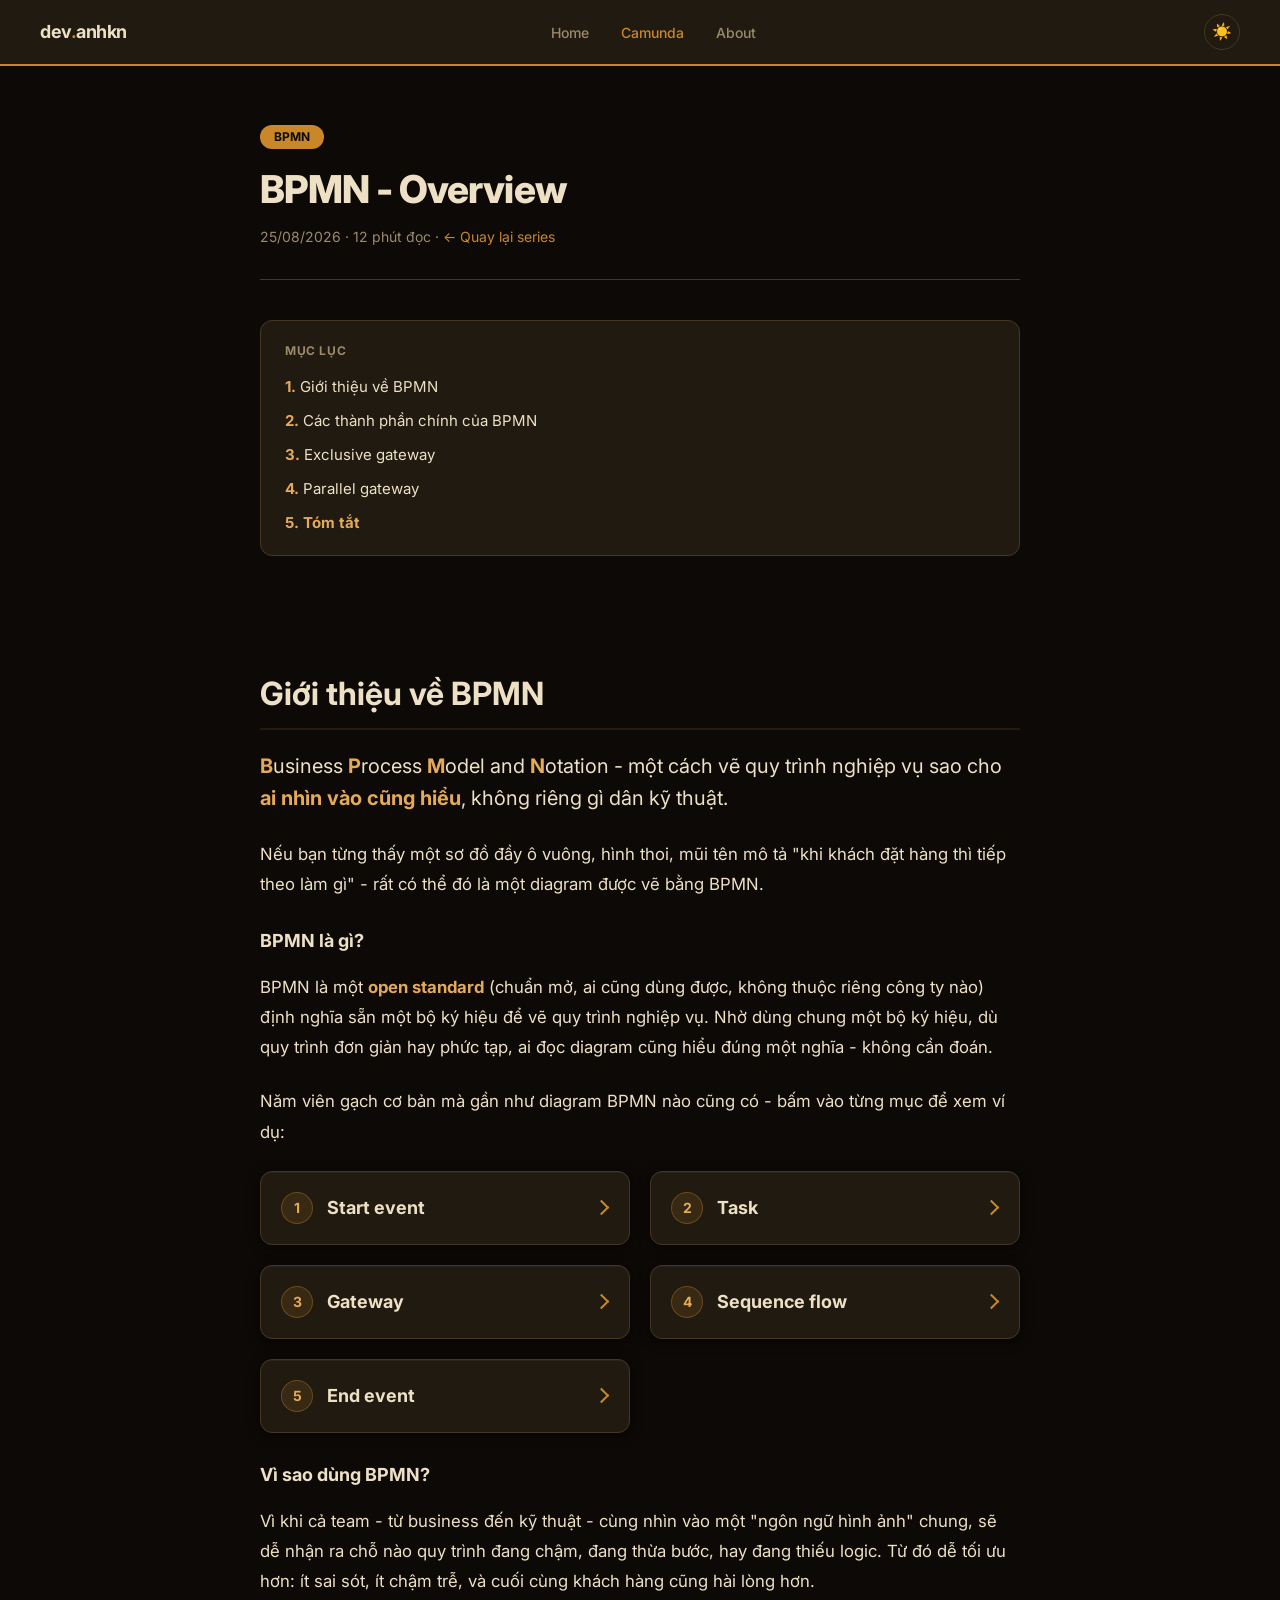
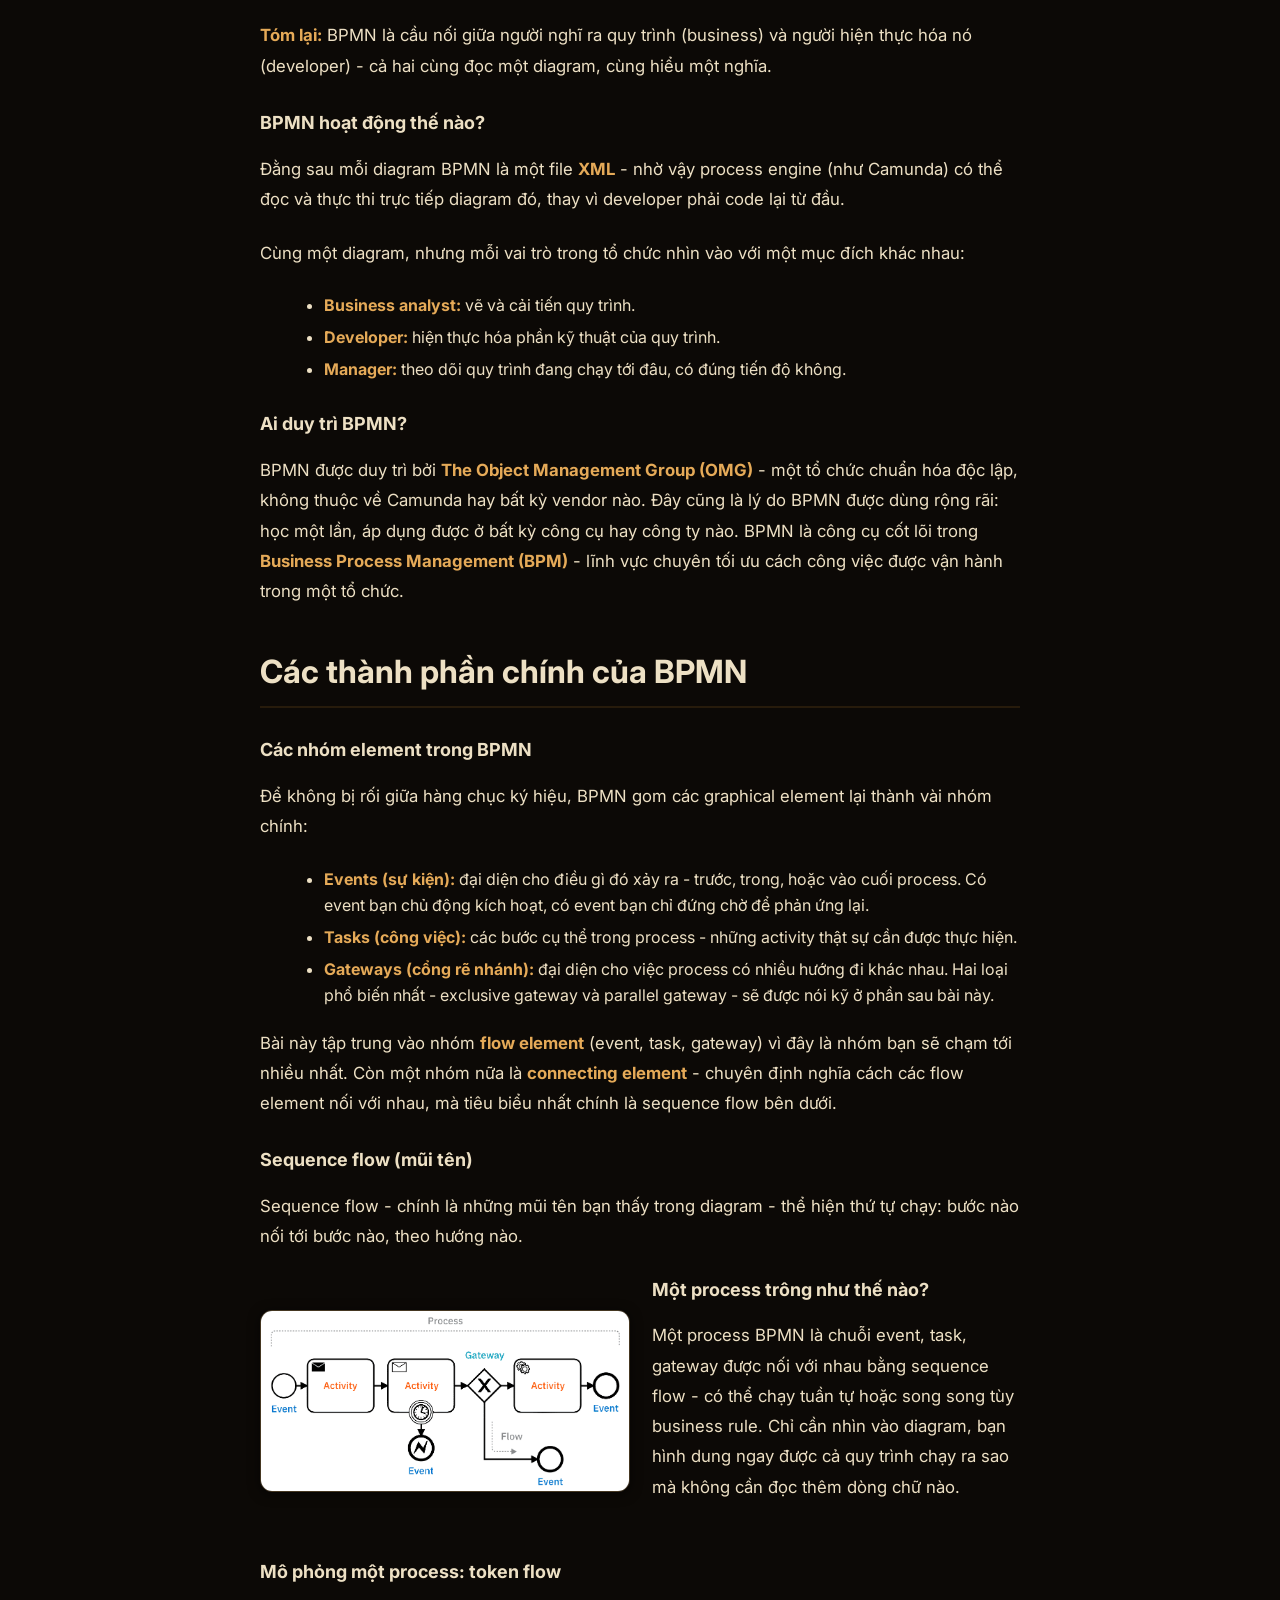
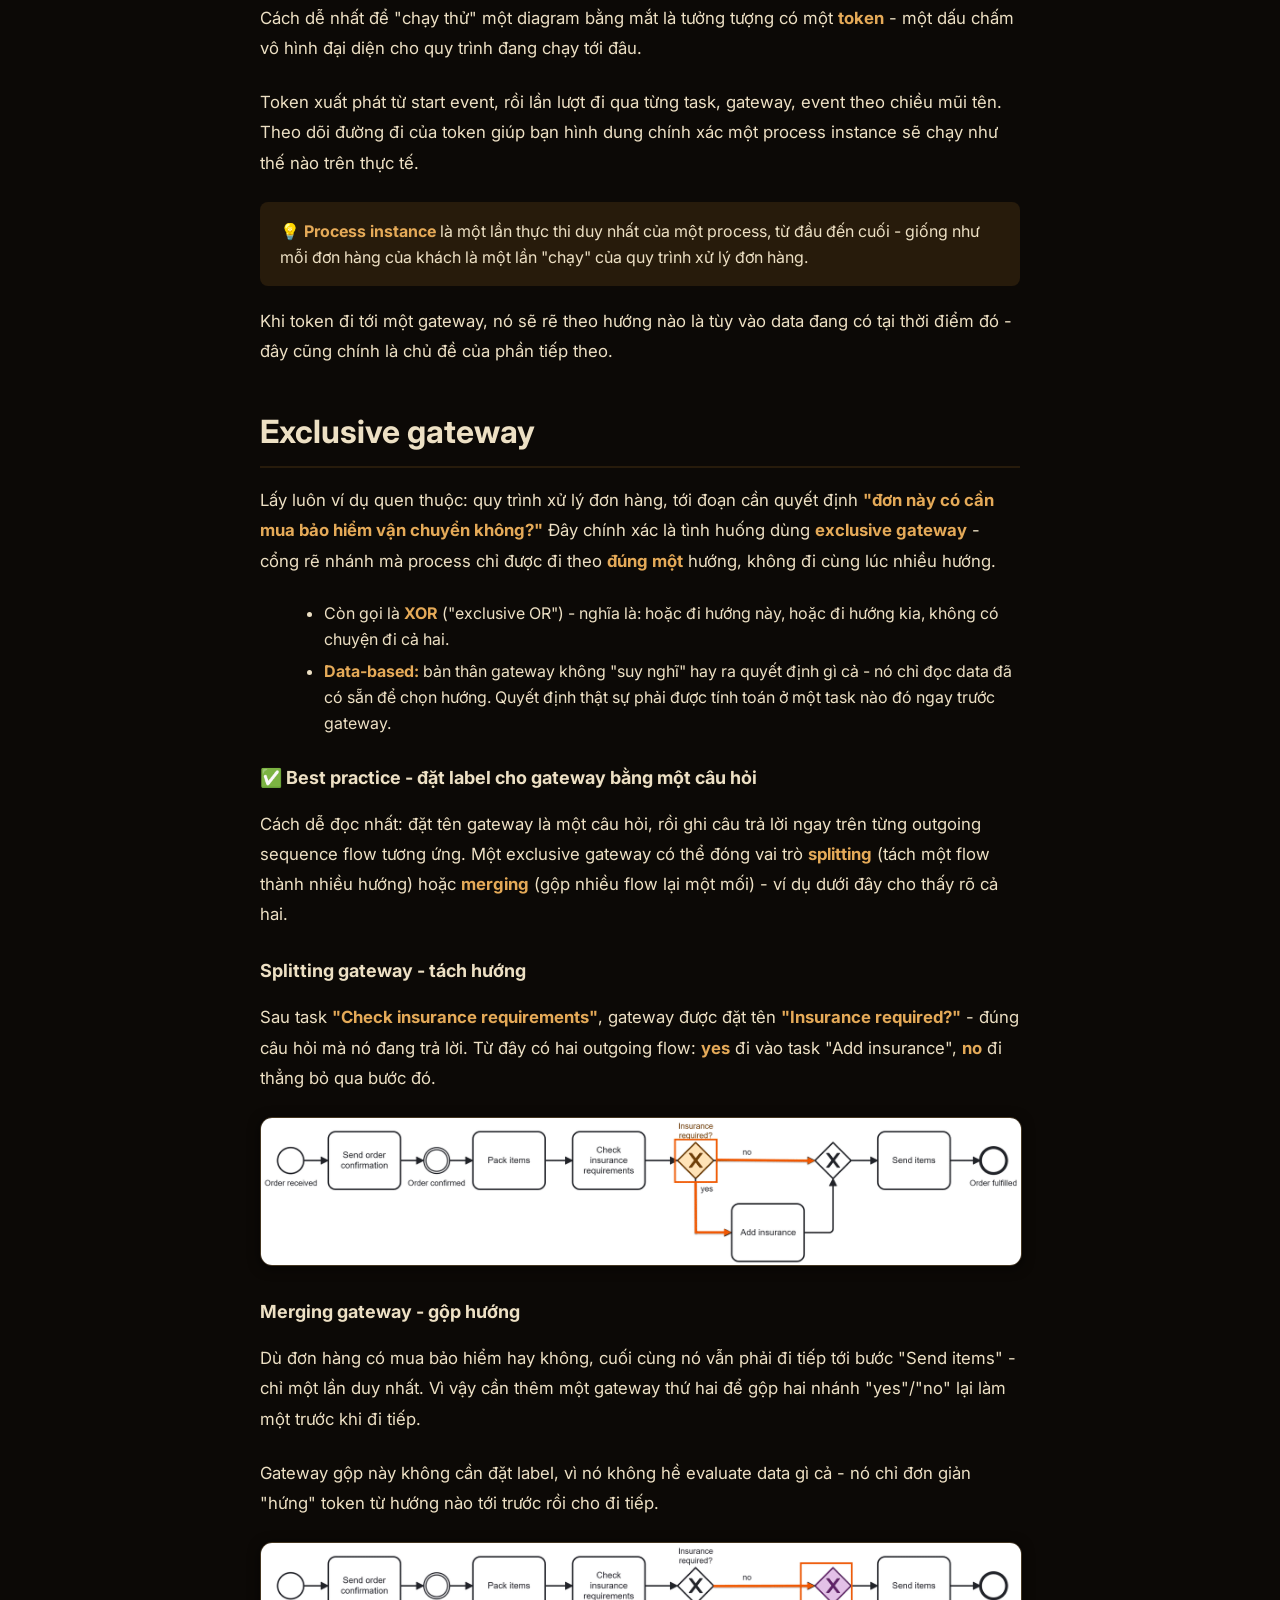
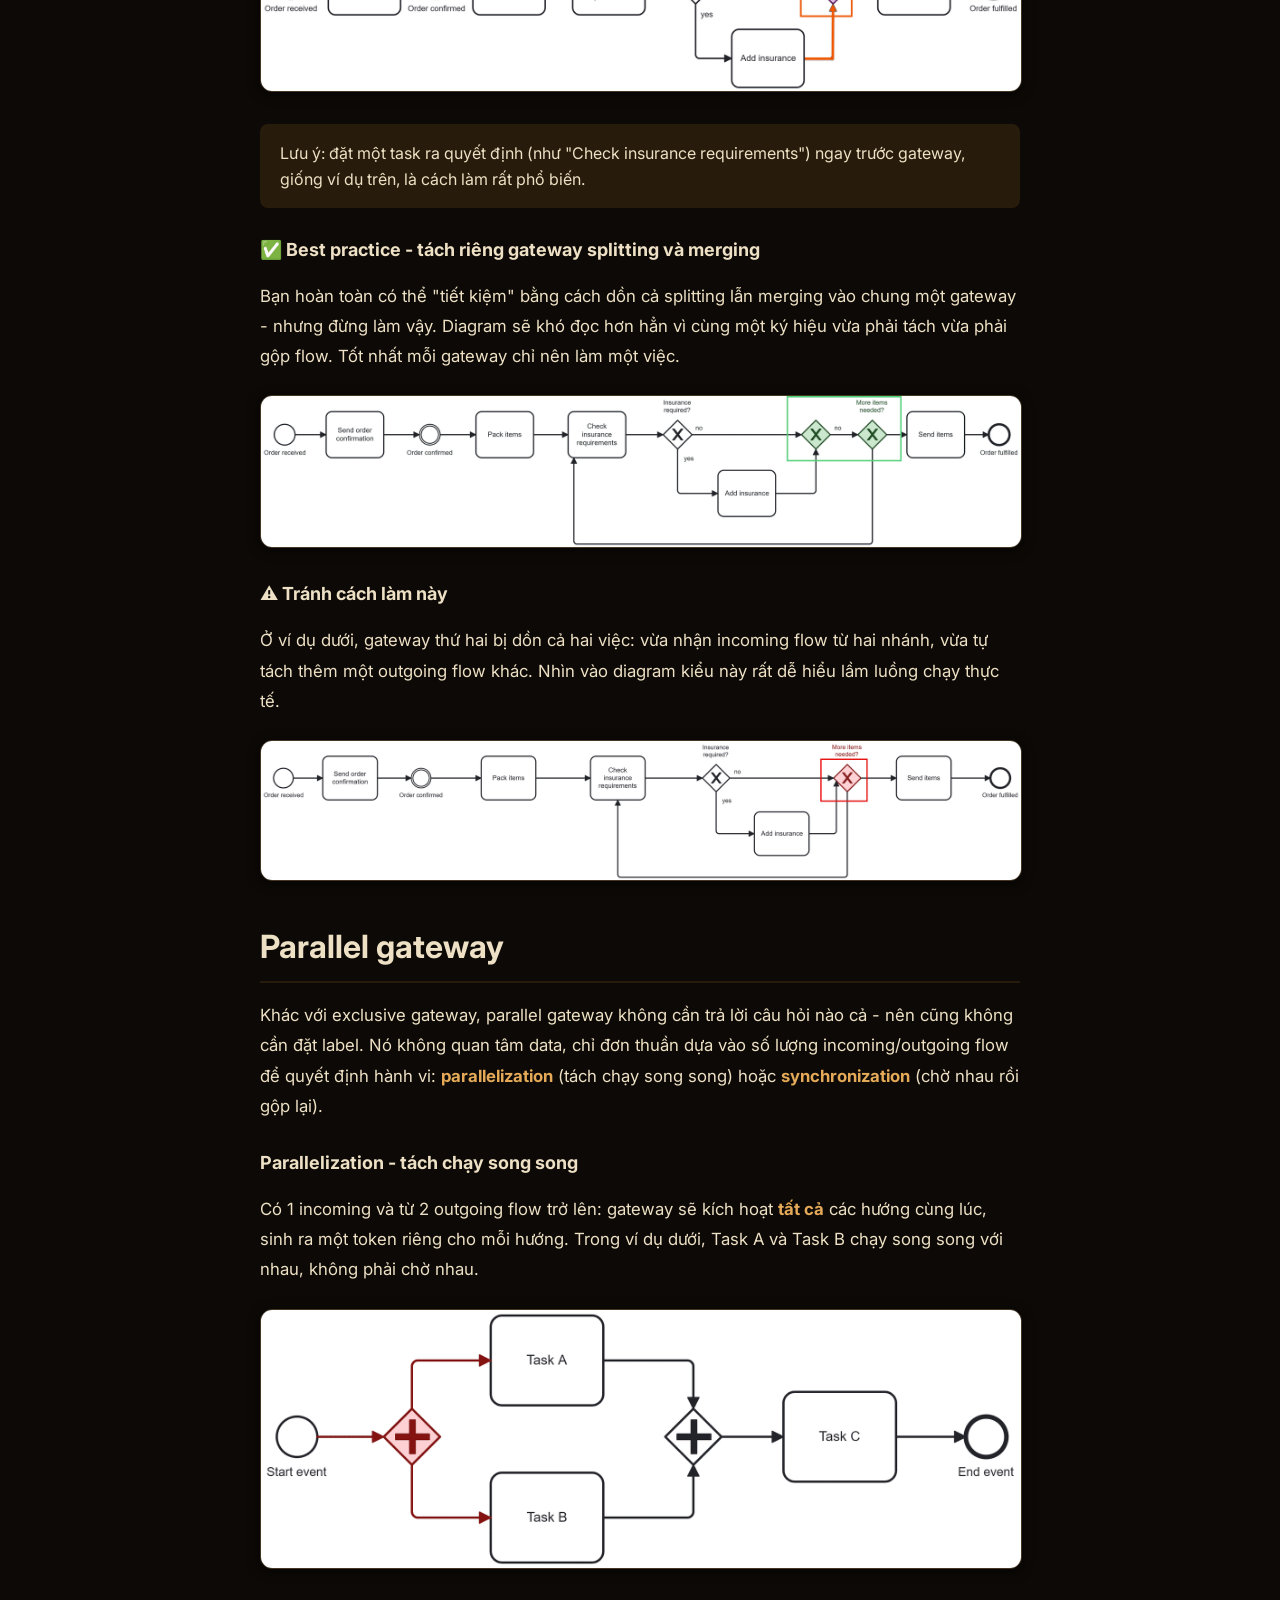
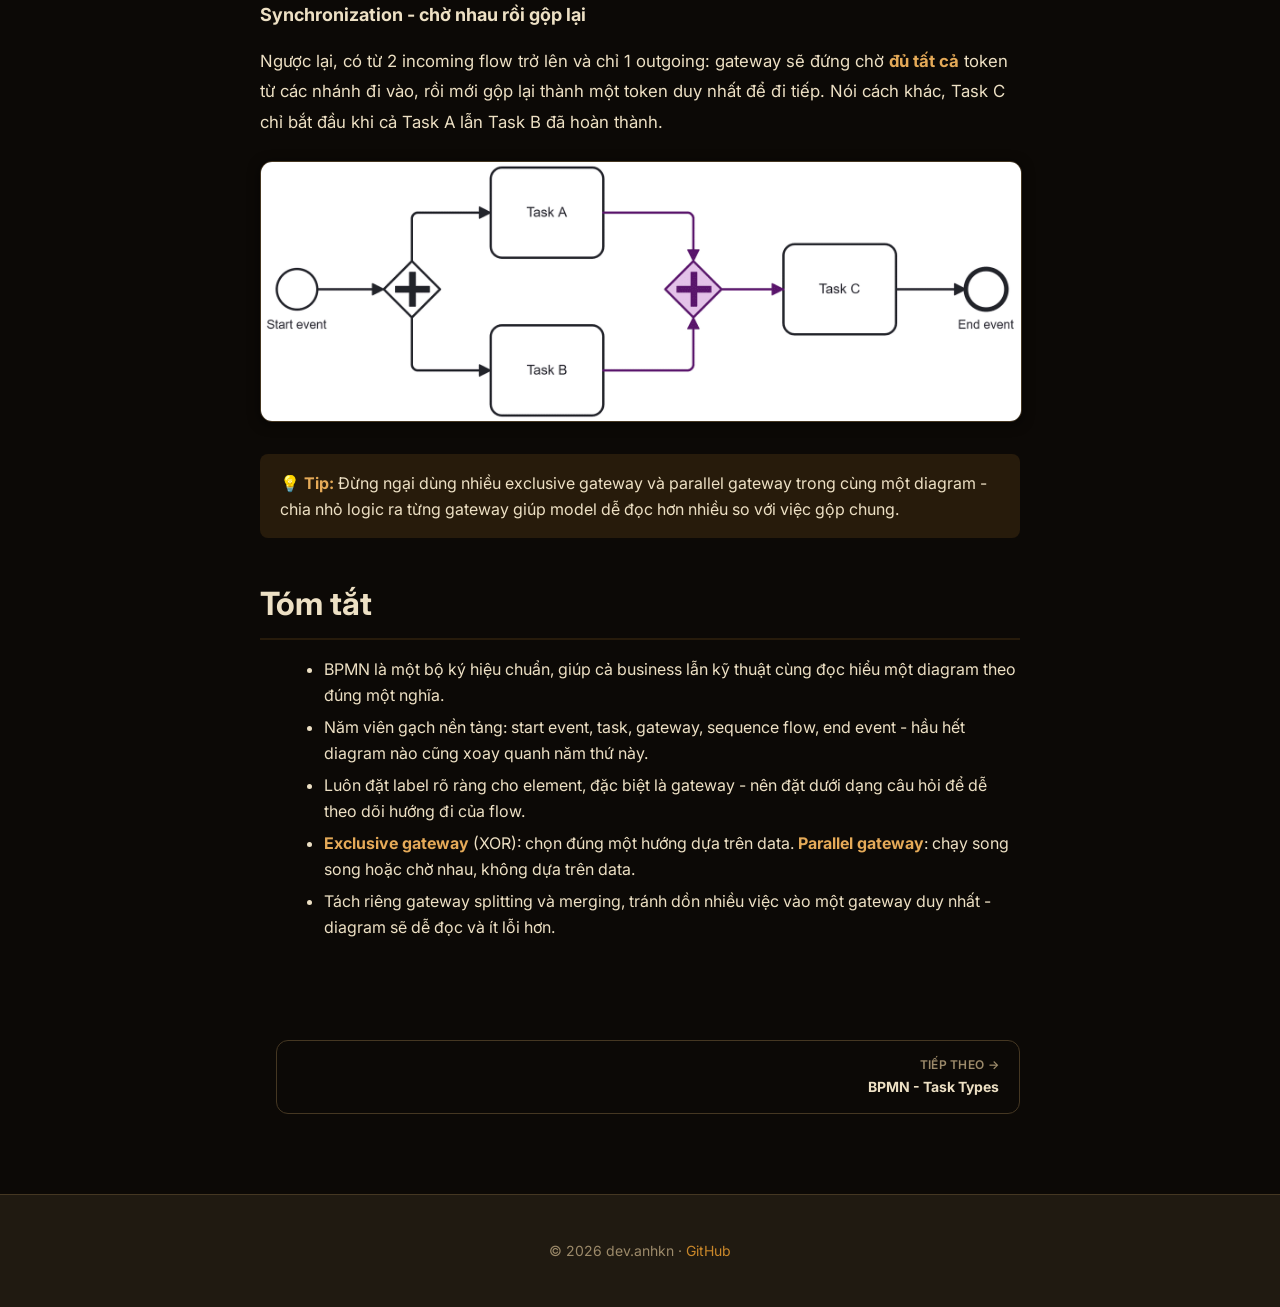
<file: camunda/bpmn-overview.html>
<!DOCTYPE html>
<html lang="vi">
<head>
  <meta charset="UTF-8">
  <script>try{if(localStorage.getItem("theme")==="light")document.documentElement.setAttribute("data-theme","light")}catch(e){}</script>
  <meta name="viewport" content="width=device-width, initial-scale=1.0">
  <title>BPMN - Overview | dev.anhkn</title>
  <meta name="description" content="Event, task, sequence flow, exclusive & parallel gateway - nền tảng để đọc mọi process diagram.">
  <link rel="stylesheet" href="../shared/theme.css">
</head>
<body>

<header id="site-header"></header>

<main>

  <div class="article-header">
    <span class="article-day">BPMN</span>
    <h1>BPMN - Overview</h1>
    <p class="meta">25/08/2026 · 12 phút đọc · <a href="index.html">← Quay lại series</a></p>
  </div>

  <nav class="toc" aria-label="Mục lục bài viết">
    <p class="toc-title">Mục lục</p>
    <ol>
      <li><a href="#gioi-thieu-ve-bpmn">Giới thiệu về BPMN</a></li>
      <li><a href="#cac-thanh-phan-chinh-cua-bpmn">Các thành phần chính của BPMN</a></li>
      <li><a href="#exclusive-gateway">Exclusive gateway</a></li>
      <li><a href="#parallel-gateway">Parallel gateway</a></li>
      <li><a href="#tom-tat">Tóm tắt</a></li>
    </ol>
  </nav>

  <div class="article-body">

    <h2 id="gioi-thieu-ve-bpmn">Giới thiệu về BPMN</h2>
    <p class="lead"><strong>B</strong>usiness <strong>P</strong>rocess <strong>M</strong>odel and <strong>N</strong>otation - một cách vẽ quy trình nghiệp vụ sao cho <strong>ai nhìn vào cũng hiểu</strong>, không riêng gì dân kỹ thuật.</p>
    <p>Nếu bạn từng thấy một sơ đồ đầy ô vuông, hình thoi, mũi tên mô tả "khi khách đặt hàng thì tiếp theo làm gì" - rất có thể đó là một diagram được vẽ bằng BPMN.</p>

    <h3>BPMN là gì?</h3>
    <p>BPMN là một <strong>open standard</strong> (chuẩn mở, ai cũng dùng được, không thuộc riêng công ty nào) định nghĩa sẵn một bộ ký hiệu để vẽ quy trình nghiệp vụ. Nhờ dùng chung một bộ ký hiệu, dù quy trình đơn giản hay phức tạp, ai đọc diagram cũng hiểu đúng một nghĩa - không cần đoán.</p>
    <p>Năm viên gạch cơ bản mà gần như diagram BPMN nào cũng có - bấm vào từng mục để xem ví dụ:</p>

    <div class="info-card-grid">

      <details class="info-card">
        <summary class="info-card-head">
          <span class="info-card-badge">1</span>
          <h3>Start event</h3>
          <span class="info-card-toggle" aria-hidden="true"></span>
        </summary>
        <div class="info-card-body">
          <p>Điểm khởi đầu - thứ gì đó khiến quy trình bắt đầu chạy. Ví dụ: khách vừa đặt hàng.</p>
        </div>
      </details>

      <details class="info-card">
        <summary class="info-card-head">
          <span class="info-card-badge">2</span>
          <h3>Task</h3>
          <span class="info-card-toggle" aria-hidden="true"></span>
        </summary>
        <div class="info-card-body">
          <p>Một bước công việc cụ thể cần làm. Ví dụ: kiểm tra tồn kho.</p>
        </div>
      </details>

      <details class="info-card">
        <summary class="info-card-head">
          <span class="info-card-badge">3</span>
          <h3>Gateway</h3>
          <span class="info-card-toggle" aria-hidden="true"></span>
        </summary>
        <div class="info-card-body">
          <p>Điểm rẽ nhánh - dựa vào điều kiện tại thời điểm đó mà đổi hướng đi tiếp theo của flow. Ví dụ: đơn có cần bảo hiểm hay không sẽ quyết định bước tiếp theo là gì.</p>
        </div>
      </details>

      <details class="info-card">
        <summary class="info-card-head">
          <span class="info-card-badge">4</span>
          <h3>Sequence flow</h3>
          <span class="info-card-toggle" aria-hidden="true"></span>
        </summary>
        <div class="info-card-body">
          <p>Mũi tên nối các bước lại, cho biết bước nào chạy trước, bước nào chạy sau.</p>
        </div>
      </details>

      <details class="info-card">
        <summary class="info-card-head">
          <span class="info-card-badge">5</span>
          <h3>End event</h3>
          <span class="info-card-toggle" aria-hidden="true"></span>
        </summary>
        <div class="info-card-body">
          <p>Điểm kết thúc - một quy trình có thể có nhiều điểm kết thúc khác nhau, tùy kết quả.</p>
        </div>
      </details>

    </div>

    <h3>Vì sao dùng BPMN?</h3>
    <p>Vì khi cả team - từ business đến kỹ thuật - cùng nhìn vào một "ngôn ngữ hình ảnh" chung, sẽ dễ nhận ra chỗ nào quy trình đang chậm, đang thừa bước, hay đang thiếu logic. Từ đó dễ tối ưu hơn: ít sai sót, ít chậm trễ, và cuối cùng khách hàng cũng hài lòng hơn.</p>
    <p><strong>Tóm lại:</strong> BPMN là cầu nối giữa người nghĩ ra quy trình (business) và người hiện thực hóa nó (developer) - cả hai cùng đọc một diagram, cùng hiểu một nghĩa.</p>

    <h3>BPMN hoạt động thế nào?</h3>
    <p>Đằng sau mỗi diagram BPMN là một file <strong>XML</strong> - nhờ vậy process engine (như Camunda) có thể đọc và thực thi trực tiếp diagram đó, thay vì developer phải code lại từ đầu.</p>
    <p>Cùng một diagram, nhưng mỗi vai trò trong tổ chức nhìn vào với một mục đích khác nhau:</p>
    <ul>
      <li><strong>Business analyst:</strong> vẽ và cải tiến quy trình.</li>
      <li><strong>Developer:</strong> hiện thực hóa phần kỹ thuật của quy trình.</li>
      <li><strong>Manager:</strong> theo dõi quy trình đang chạy tới đâu, có đúng tiến độ không.</li>
    </ul>

    <h3>Ai duy trì BPMN?</h3>
    <p>BPMN được duy trì bởi <strong>The Object Management Group (OMG)</strong> - một tổ chức chuẩn hóa độc lập, không thuộc về Camunda hay bất kỳ vendor nào. Đây cũng là lý do BPMN được dùng rộng rãi: học một lần, áp dụng được ở bất kỳ công cụ hay công ty nào. BPMN là công cụ cốt lõi trong <strong>Business Process Management (BPM)</strong> - lĩnh vực chuyên tối ưu cách công việc được vận hành trong một tổ chức.</p>

    <h2 id="cac-thanh-phan-chinh-cua-bpmn">Các thành phần chính của BPMN</h2>

    <h3>Các nhóm element trong BPMN</h3>
    <p>Để không bị rối giữa hàng chục ký hiệu, BPMN gom các graphical element lại thành vài nhóm chính:</p>
    <ul>
      <li><strong>Events (sự kiện):</strong> đại diện cho điều gì đó xảy ra - trước, trong, hoặc vào cuối process. Có event bạn chủ động kích hoạt, có event bạn chỉ đứng chờ để phản ứng lại.</li>
      <li><strong>Tasks (công việc):</strong> các bước cụ thể trong process - những activity thật sự cần được thực hiện.</li>
      <li><strong>Gateways (cổng rẽ nhánh):</strong> đại diện cho việc process có nhiều hướng đi khác nhau. Hai loại phổ biến nhất - exclusive gateway và parallel gateway - sẽ được nói kỹ ở phần sau bài này.</li>
    </ul>
    <p>Bài này tập trung vào nhóm <strong>flow element</strong> (event, task, gateway) vì đây là nhóm bạn sẽ chạm tới nhiều nhất. Còn một nhóm nữa là <strong>connecting element</strong> - chuyên định nghĩa cách các flow element nối với nhau, mà tiêu biểu nhất chính là sequence flow bên dưới.</p>

    <h3>Sequence flow (mũi tên)</h3>
    <p>Sequence flow - chính là những mũi tên bạn thấy trong diagram - thể hiện thứ tự chạy: bước nào nối tới bước nào, theo hướng nào.</p>

    <div class="article-columns">
      <a href="#lb-sequence-flows" class="lightbox-trigger">
        <img src="images/bpmn-overview/sequence-flows.png" alt="Ví dụ một BPMN process diagram với sequence flow">
      </a>
      <div>
        <h3>Một process trông như thế nào?</h3>
        <p>Một process BPMN là chuỗi event, task, gateway được nối với nhau bằng sequence flow - có thể chạy tuần tự hoặc song song tùy business rule. Chỉ cần nhìn vào diagram, bạn hình dung ngay được cả quy trình chạy ra sao mà không cần đọc thêm dòng chữ nào.</p>
      </div>
    </div>
    <div id="lb-sequence-flows" class="lightbox">
      <a href="#" class="lightbox-backdrop" aria-label="Đóng"></a>
      <figure class="lightbox-content">
        <img src="images/bpmn-overview/sequence-flows.png" alt="Ví dụ một BPMN process diagram với sequence flow">
        <figcaption>Bấm ra ngoài ảnh để đóng</figcaption>
      </figure>
    </div>

    <h3>Mô phỏng một process: token flow</h3>
    <p>Cách dễ nhất để "chạy thử" một diagram bằng mắt là tưởng tượng có một <strong>token</strong> - một dấu chấm vô hình đại diện cho quy trình đang chạy tới đâu.</p>
    <p>Token xuất phát từ start event, rồi lần lượt đi qua từng task, gateway, event theo chiều mũi tên. Theo dõi đường đi của token giúp bạn hình dung chính xác một process instance sẽ chạy như thế nào trên thực tế.</p>

    <blockquote>💡 <strong>Process instance</strong> là một lần thực thi duy nhất của một process, từ đầu đến cuối - giống như mỗi đơn hàng của khách là một lần "chạy" của quy trình xử lý đơn hàng.</blockquote>

    <p>Khi token đi tới một gateway, nó sẽ rẽ theo hướng nào là tùy vào data đang có tại thời điểm đó - đây cũng chính là chủ đề của phần tiếp theo.</p>

    <h2 id="exclusive-gateway">Exclusive gateway</h2>
    <p>Lấy luôn ví dụ quen thuộc: quy trình xử lý đơn hàng, tới đoạn cần quyết định <strong>"đơn này có cần mua bảo hiểm vận chuyển không?"</strong> Đây chính xác là tình huống dùng <strong>exclusive gateway</strong> - cổng rẽ nhánh mà process chỉ được đi theo <strong>đúng một</strong> hướng, không đi cùng lúc nhiều hướng.</p>
    <ul>
      <li>Còn gọi là <strong>XOR</strong> ("exclusive OR") - nghĩa là: hoặc đi hướng này, hoặc đi hướng kia, không có chuyện đi cả hai.</li>
      <li><strong>Data-based:</strong> bản thân gateway không "suy nghĩ" hay ra quyết định gì cả - nó chỉ đọc data đã có sẵn để chọn hướng. Quyết định thật sự phải được tính toán ở một task nào đó ngay trước gateway.</li>
    </ul>

    <h3>✅ Best practice - đặt label cho gateway bằng một câu hỏi</h3>
    <p>Cách dễ đọc nhất: đặt tên gateway là một câu hỏi, rồi ghi câu trả lời ngay trên từng outgoing sequence flow tương ứng. Một exclusive gateway có thể đóng vai trò <strong>splitting</strong> (tách một flow thành nhiều hướng) hoặc <strong>merging</strong> (gộp nhiều flow lại một mối) - ví dụ dưới đây cho thấy rõ cả hai.</p>

    <h3>Splitting gateway - tách hướng</h3>
    <p>Sau task <strong>"Check insurance requirements"</strong>, gateway được đặt tên <strong>"Insurance required?"</strong> - đúng câu hỏi mà nó đang trả lời. Từ đây có hai outgoing flow: <strong>yes</strong> đi vào task "Add insurance", <strong>no</strong> đi thẳng bỏ qua bước đó.</p>
    <a href="#lb-splitting" class="lightbox-trigger">
      <img src="images/bpmn-overview/splitting-gateway.png" alt="Ví dụ splitting gateway trong exclusive gateway" class="article-hero-img">
    </a>
    <div id="lb-splitting" class="lightbox">
      <a href="#" class="lightbox-backdrop" aria-label="Đóng"></a>
      <figure class="lightbox-content">
        <img src="images/bpmn-overview/splitting-gateway.png" alt="Ví dụ splitting gateway trong exclusive gateway">
        <figcaption>Bấm ra ngoài ảnh để đóng</figcaption>
      </figure>
    </div>

    <h3>Merging gateway - gộp hướng</h3>
    <p>Dù đơn hàng có mua bảo hiểm hay không, cuối cùng nó vẫn phải đi tiếp tới bước "Send items" - chỉ một lần duy nhất. Vì vậy cần thêm một gateway thứ hai để gộp hai nhánh "yes"/"no" lại làm một trước khi đi tiếp.</p>
    <p>Gateway gộp này không cần đặt label, vì nó không hề evaluate data gì cả - nó chỉ đơn giản "hứng" token từ hướng nào tới trước rồi cho đi tiếp.</p>
    <a href="#lb-merging" class="lightbox-trigger">
      <img src="images/bpmn-overview/this-gateway-doesnt-need-a-label.png" alt="Ví dụ merging gateway không cần label" class="article-hero-img">
    </a>
    <div id="lb-merging" class="lightbox">
      <a href="#" class="lightbox-backdrop" aria-label="Đóng"></a>
      <figure class="lightbox-content">
        <img src="images/bpmn-overview/this-gateway-doesnt-need-a-label.png" alt="Ví dụ merging gateway không cần label">
        <figcaption>Bấm ra ngoài ảnh để đóng</figcaption>
      </figure>
    </div>

    <blockquote>Lưu ý: đặt một task ra quyết định (như "Check insurance requirements") ngay trước gateway, giống ví dụ trên, là cách làm rất phổ biến.</blockquote>

    <h3>✅ Best practice - tách riêng gateway splitting và merging</h3>
    <p>Bạn hoàn toàn có thể "tiết kiệm" bằng cách dồn cả splitting lẫn merging vào chung một gateway - nhưng đừng làm vậy. Diagram sẽ khó đọc hơn hẳn vì cùng một ký hiệu vừa phải tách vừa phải gộp flow. Tốt nhất mỗi gateway chỉ nên làm một việc.</p>
    <a href="#lb-best-practice" class="lightbox-trigger">
      <img src="images/bpmn-overview/best-practice.png" alt="Best practice: dùng gateway riêng biệt cho splitting và merging" class="article-hero-img">
    </a>
    <div id="lb-best-practice" class="lightbox">
      <a href="#" class="lightbox-backdrop" aria-label="Đóng"></a>
      <figure class="lightbox-content">
        <img src="images/bpmn-overview/best-practice.png" alt="Best practice: dùng gateway riêng biệt cho splitting và merging">
        <figcaption>Bấm ra ngoài ảnh để đóng</figcaption>
      </figure>
    </div>

    <h3>⚠️ Tránh cách làm này</h3>
    <p>Ở ví dụ dưới, gateway thứ hai bị dồn cả hai việc: vừa nhận incoming flow từ hai nhánh, vừa tự tách thêm một outgoing flow khác. Nhìn vào diagram kiểu này rất dễ hiểu lầm luồng chạy thực tế.</p>
    <a href="#lb-avoid" class="lightbox-trigger">
      <img src="images/bpmn-overview/avoid-this-approach.png" alt="Ví dụ nên tránh: kết hợp splitting và merging trong một gateway" class="article-hero-img">
    </a>
    <div id="lb-avoid" class="lightbox">
      <a href="#" class="lightbox-backdrop" aria-label="Đóng"></a>
      <figure class="lightbox-content">
        <img src="images/bpmn-overview/avoid-this-approach.png" alt="Ví dụ nên tránh: kết hợp splitting và merging trong một gateway">
        <figcaption>Bấm ra ngoài ảnh để đóng</figcaption>
      </figure>
    </div>

    <h2 id="parallel-gateway">Parallel gateway</h2>
    <p>Khác với exclusive gateway, parallel gateway không cần trả lời câu hỏi nào cả - nên cũng không cần đặt label. Nó không quan tâm data, chỉ đơn thuần dựa vào số lượng incoming/outgoing flow để quyết định hành vi: <strong>parallelization</strong> (tách chạy song song) hoặc <strong>synchronization</strong> (chờ nhau rồi gộp lại).</p>

    <h3>Parallelization - tách chạy song song</h3>
    <p>Có 1 incoming và từ 2 outgoing flow trở lên: gateway sẽ kích hoạt <strong>tất cả</strong> các hướng cùng lúc, sinh ra một token riêng cho mỗi hướng. Trong ví dụ dưới, Task A và Task B chạy song song với nhau, không phải chờ nhau.</p>
    <a href="#lb-parallelization" class="lightbox-trigger">
      <img src="images/bpmn-overview/parallelization.png" alt="Ví dụ parallelization trong parallel gateway" class="article-hero-img">
    </a>
    <div id="lb-parallelization" class="lightbox">
      <a href="#" class="lightbox-backdrop" aria-label="Đóng"></a>
      <figure class="lightbox-content">
        <img src="images/bpmn-overview/parallelization.png" alt="Ví dụ parallelization trong parallel gateway">
        <figcaption>Bấm ra ngoài ảnh để đóng</figcaption>
      </figure>
    </div>

    <h3>Synchronization - chờ nhau rồi gộp lại</h3>
    <p>Ngược lại, có từ 2 incoming flow trở lên và chỉ 1 outgoing: gateway sẽ đứng chờ <strong>đủ tất cả</strong> token từ các nhánh đi vào, rồi mới gộp lại thành một token duy nhất để đi tiếp. Nói cách khác, Task C chỉ bắt đầu khi cả Task A lẫn Task B đã hoàn thành.</p>
    <a href="#lb-synchronization" class="lightbox-trigger">
      <img src="images/bpmn-overview/synchronization.png" alt="Ví dụ synchronization trong parallel gateway" class="article-hero-img">
    </a>
    <div id="lb-synchronization" class="lightbox">
      <a href="#" class="lightbox-backdrop" aria-label="Đóng"></a>
      <figure class="lightbox-content">
        <img src="images/bpmn-overview/synchronization.png" alt="Ví dụ synchronization trong parallel gateway">
        <figcaption>Bấm ra ngoài ảnh để đóng</figcaption>
      </figure>
    </div>

    <blockquote>💡 <strong>Tip:</strong> Đừng ngại dùng nhiều exclusive gateway và parallel gateway trong cùng một diagram - chia nhỏ logic ra từng gateway giúp model dễ đọc hơn nhiều so với việc gộp chung.</blockquote>

    <h2 id="tom-tat">Tóm tắt</h2>
    <ul>
      <li>BPMN là một bộ ký hiệu chuẩn, giúp cả business lẫn kỹ thuật cùng đọc hiểu một diagram theo đúng một nghĩa.</li>
      <li>Năm viên gạch nền tảng: start event, task, gateway, sequence flow, end event - hầu hết diagram nào cũng xoay quanh năm thứ này.</li>
      <li>Luôn đặt label rõ ràng cho element, đặc biệt là gateway - nên đặt dưới dạng câu hỏi để dễ theo dõi hướng đi của flow.</li>
      <li><strong>Exclusive gateway</strong> (XOR): chọn đúng một hướng dựa trên data. <strong>Parallel gateway</strong>: chạy song song hoặc chờ nhau, không dựa trên data.</li>
      <li>Tách riêng gateway splitting và merging, tránh dồn nhiều việc vào một gateway duy nhất - diagram sẽ dễ đọc và ít lỗi hơn.</li>
    </ul>

  </div>

  <!-- Navigation -->
  <div class="article-nav">
    <span></span>
    <a href="bpmn-task-types.html" class="next">
      <span class="nav-label">Tiếp theo →</span>
      <strong>BPMN - Task Types</strong>
    </a>
  </div>

</main>

<footer id="site-footer"></footer>

<script src="../shared/site.js"></script>
</body>
</html>
</file>
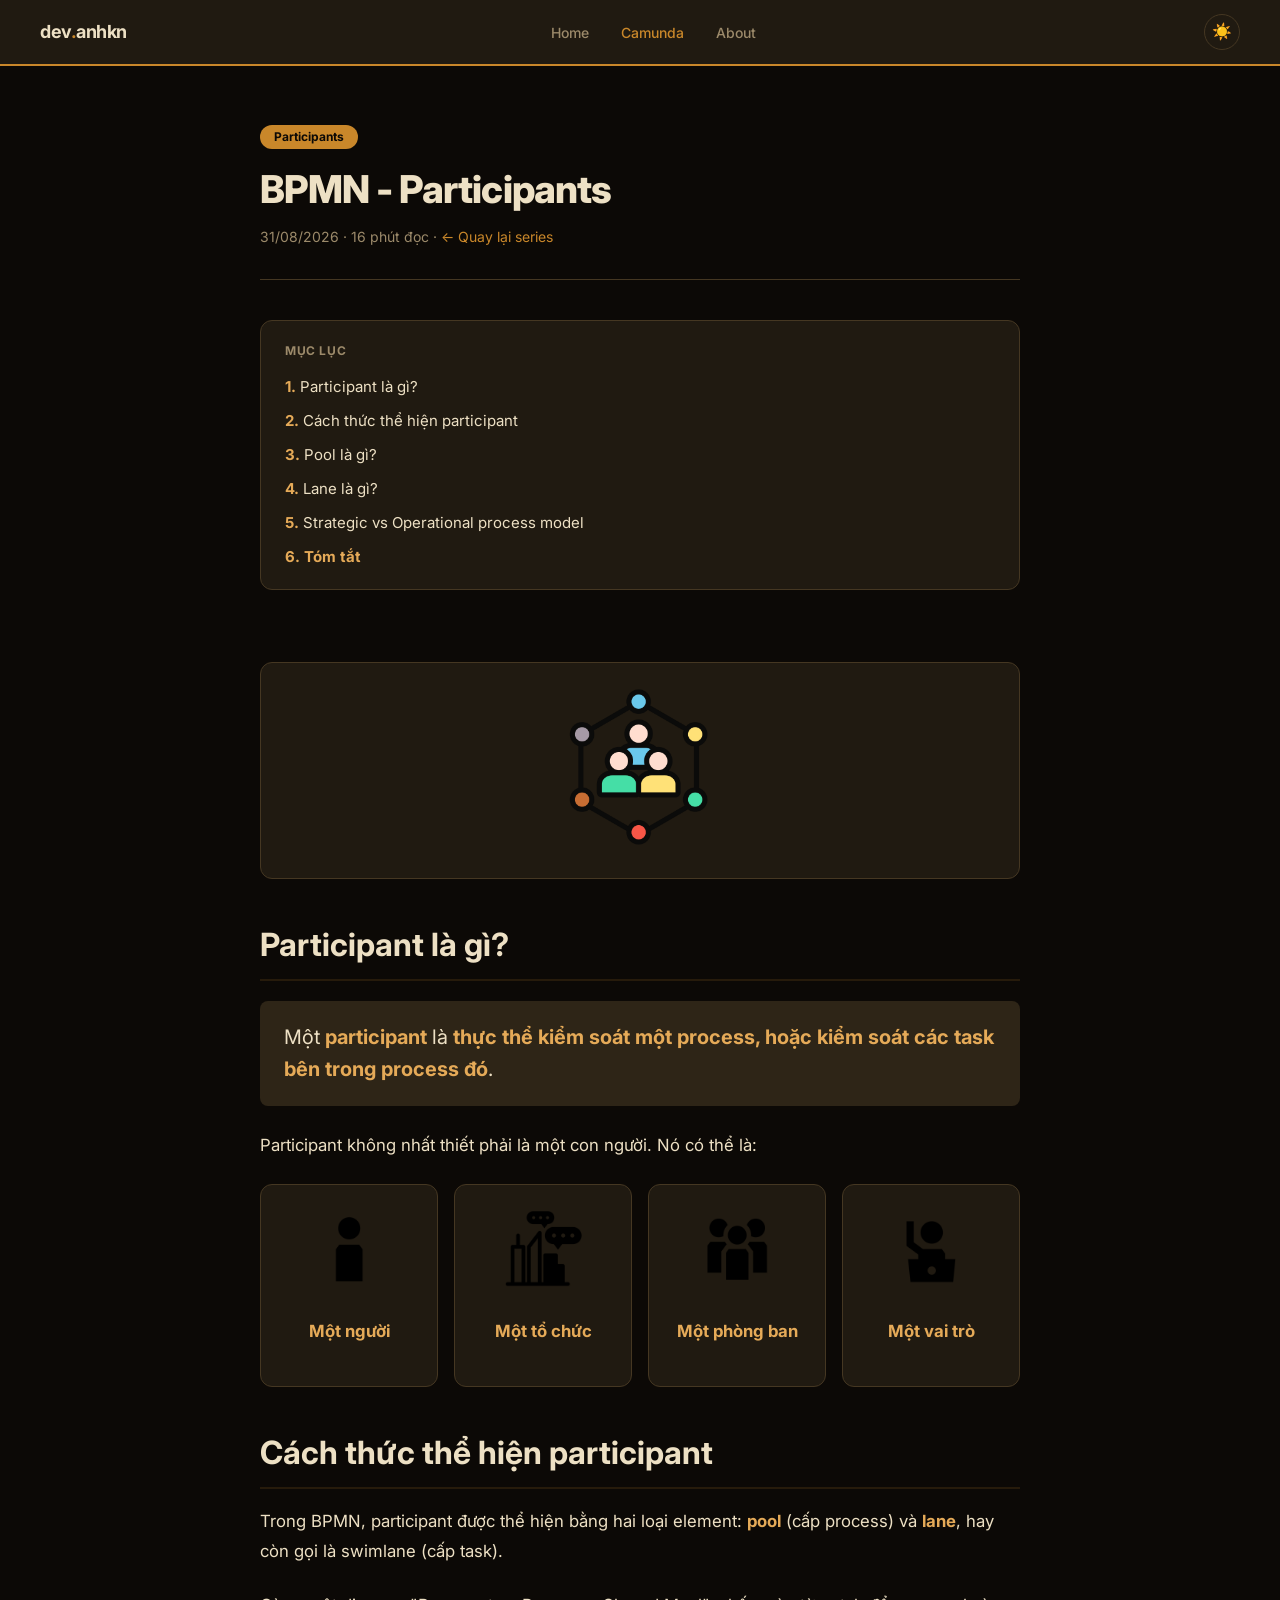
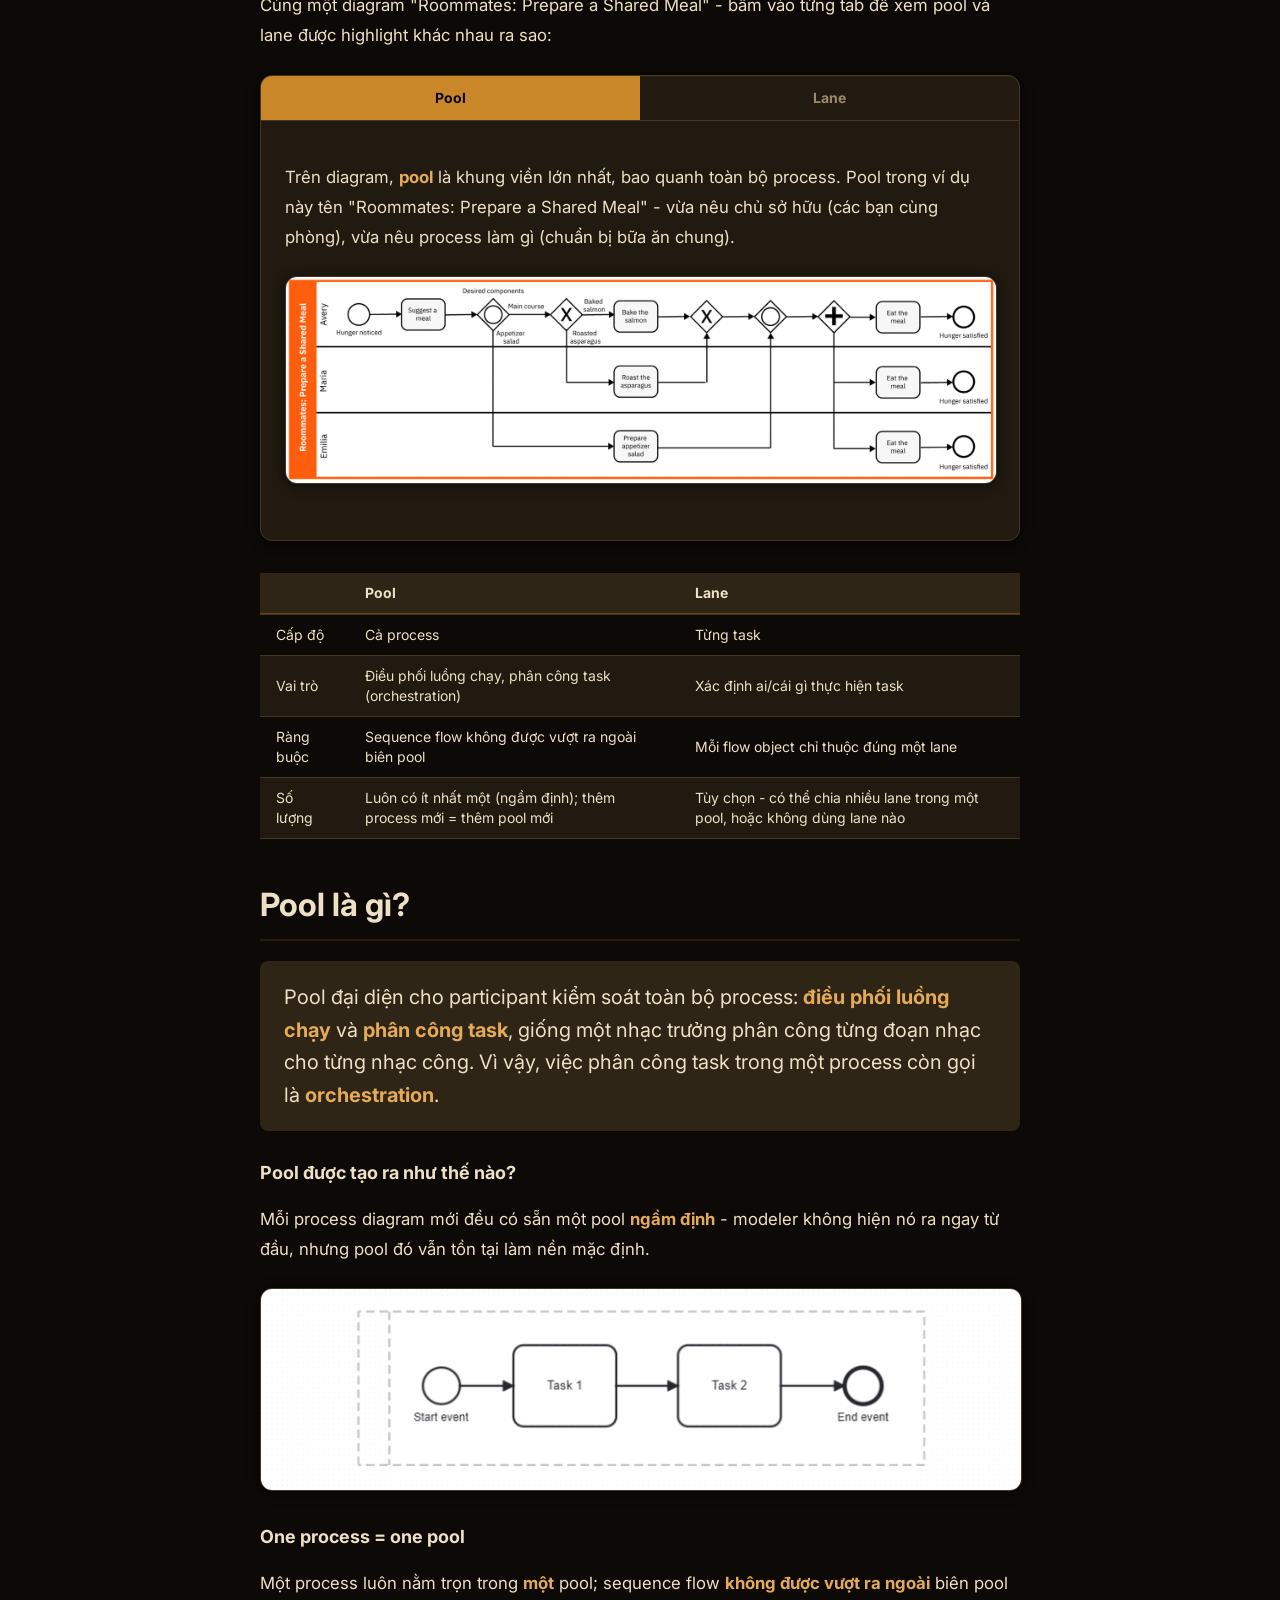
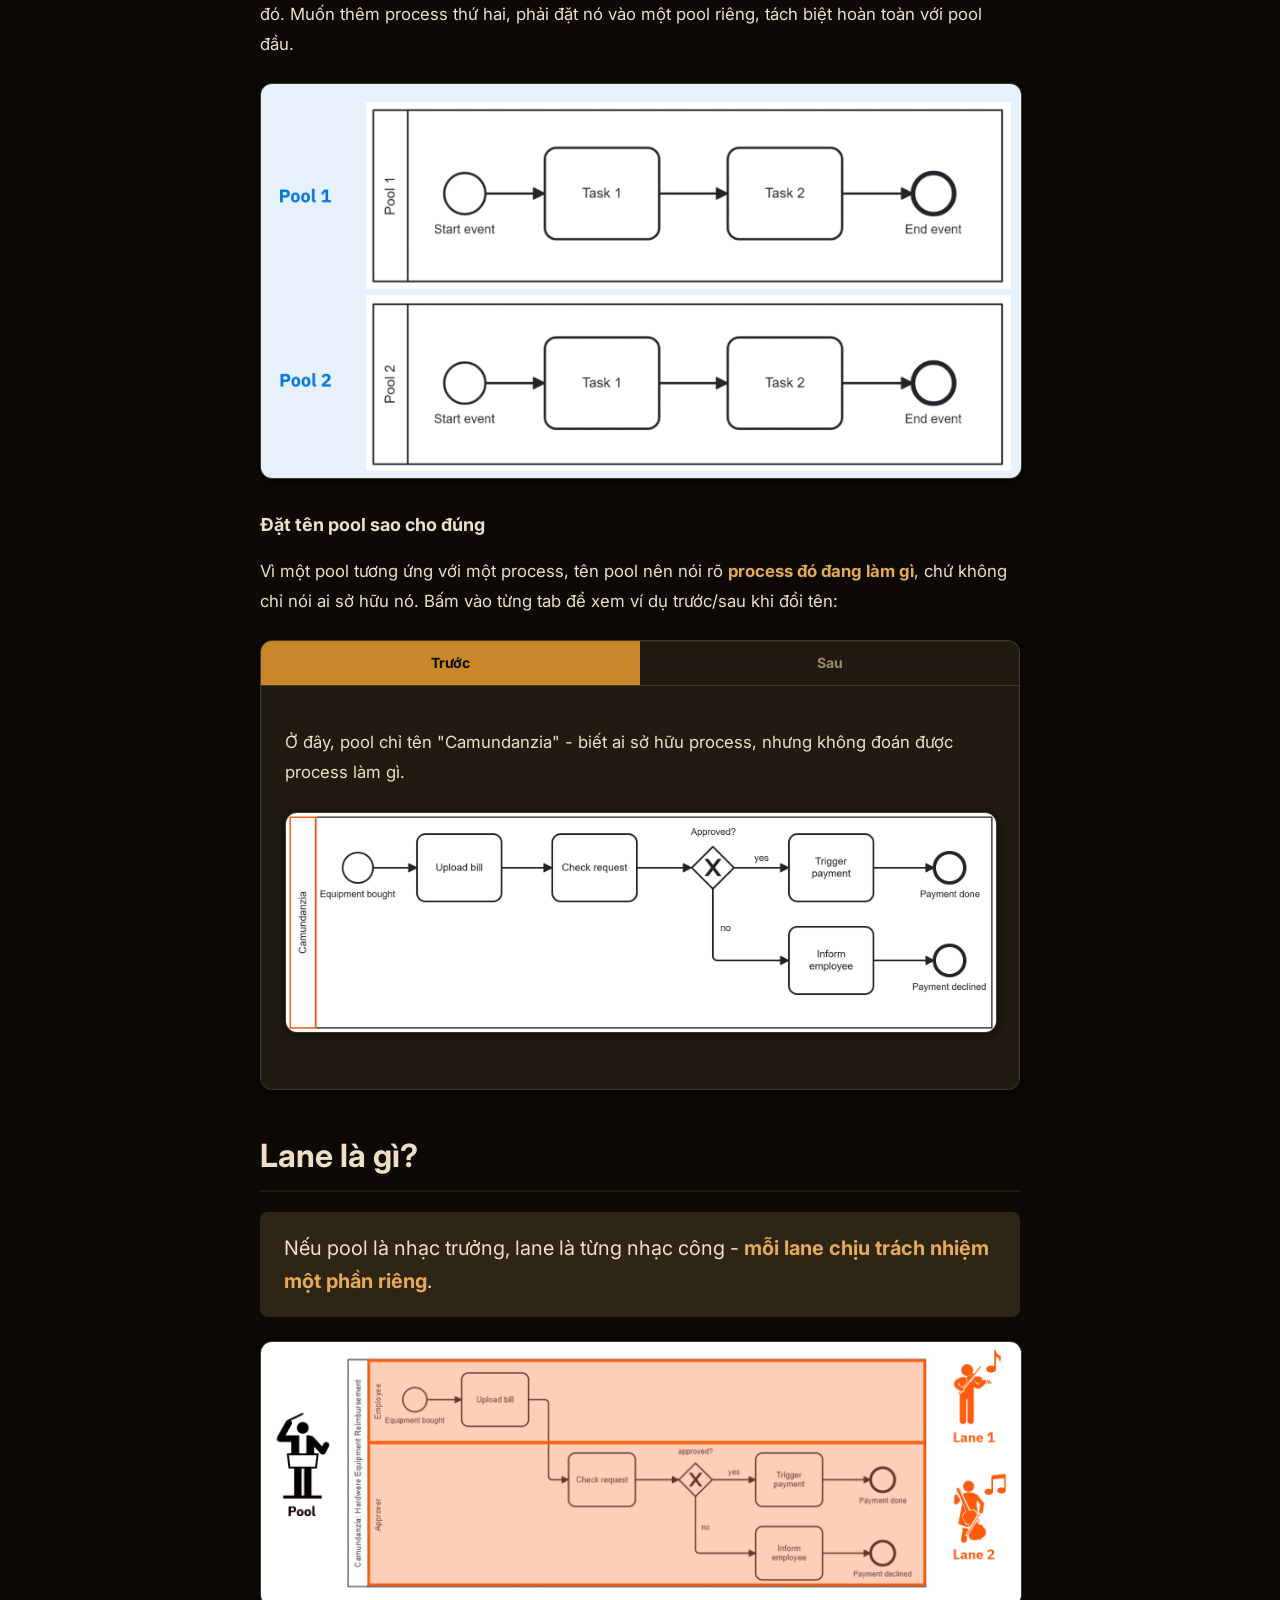
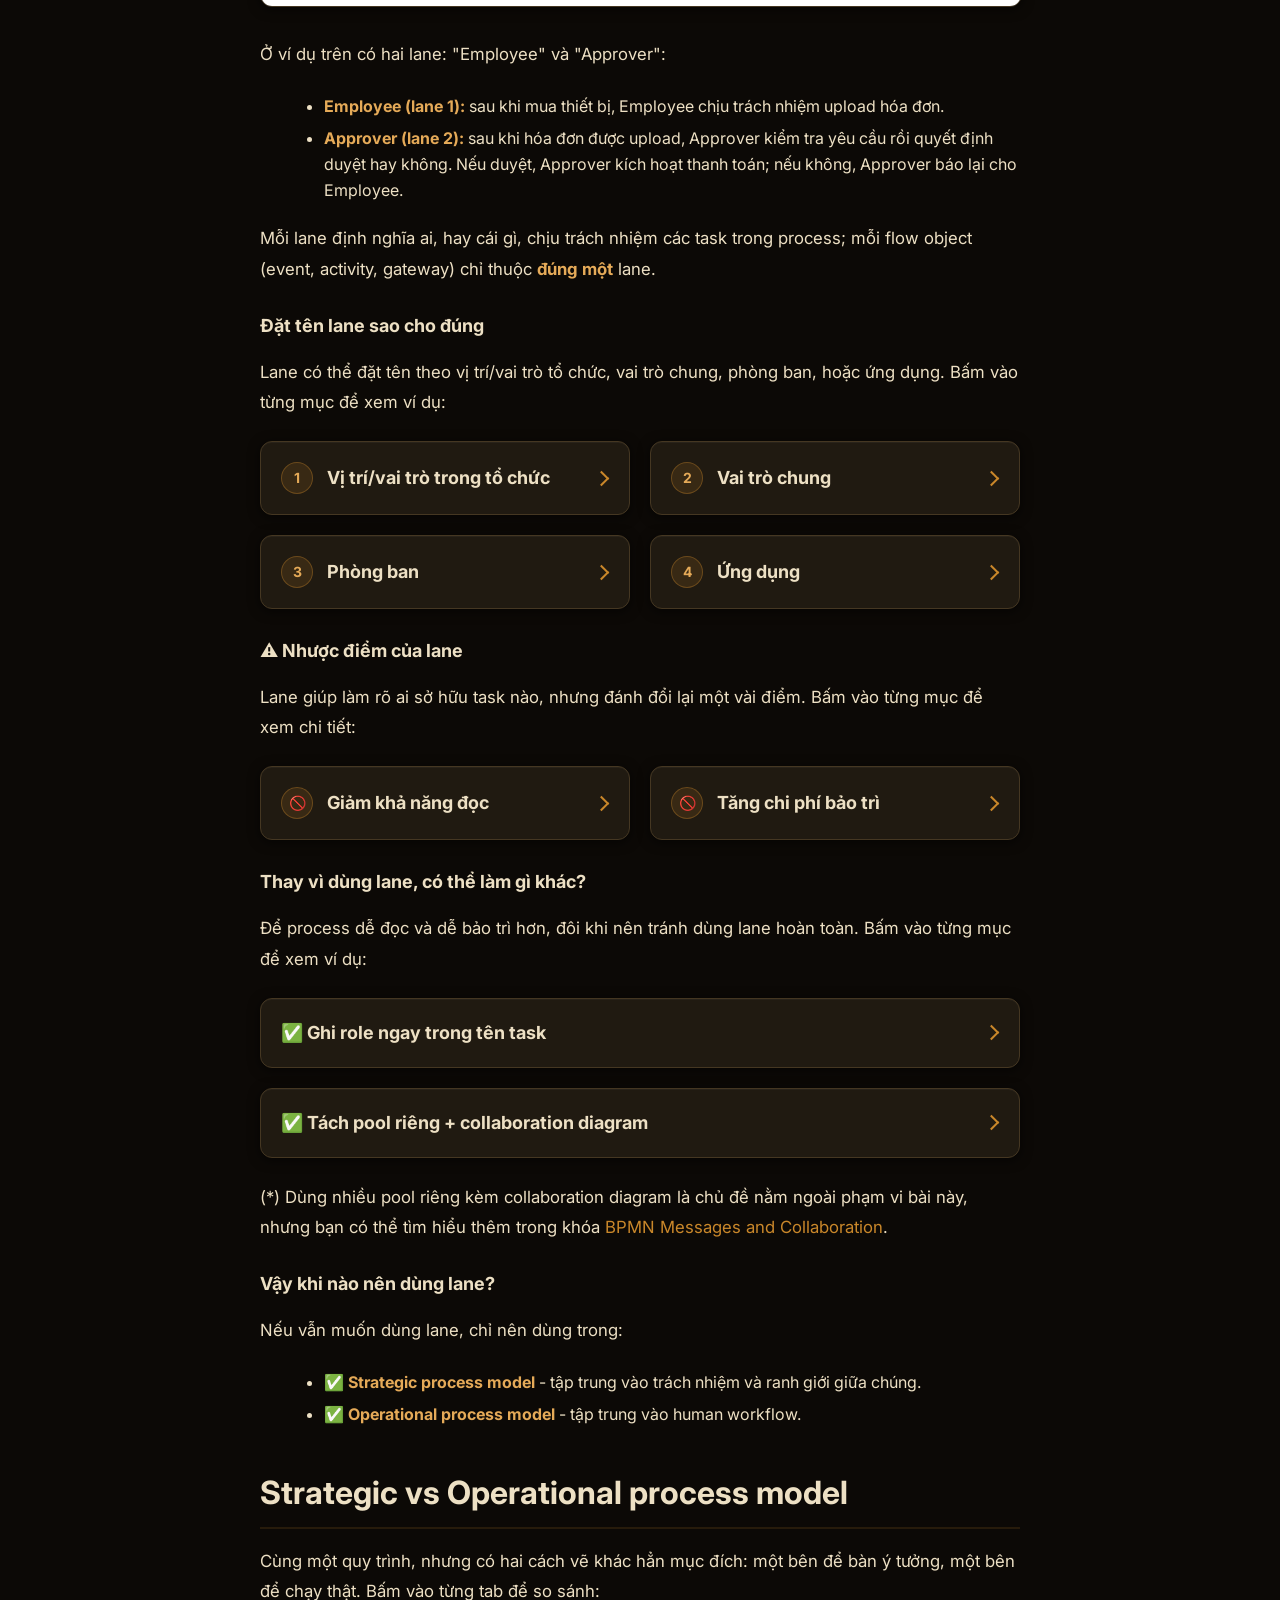
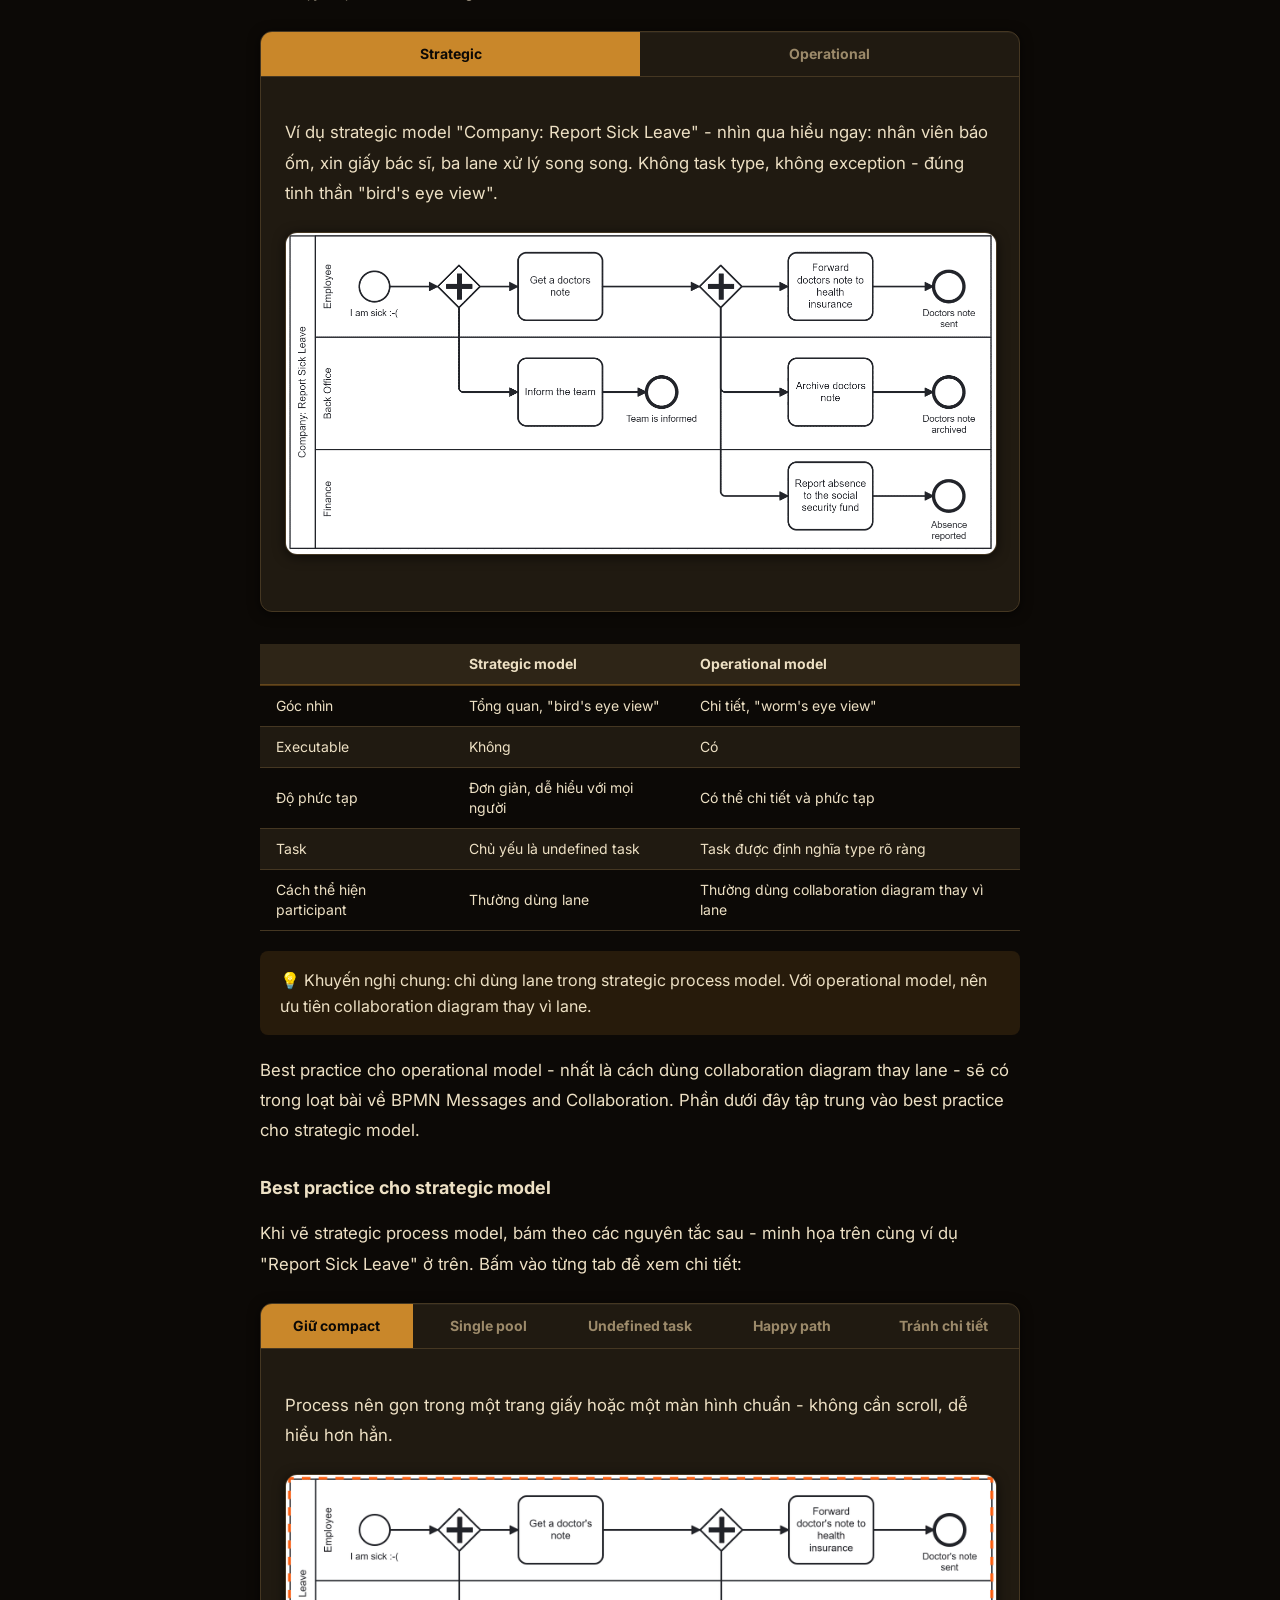
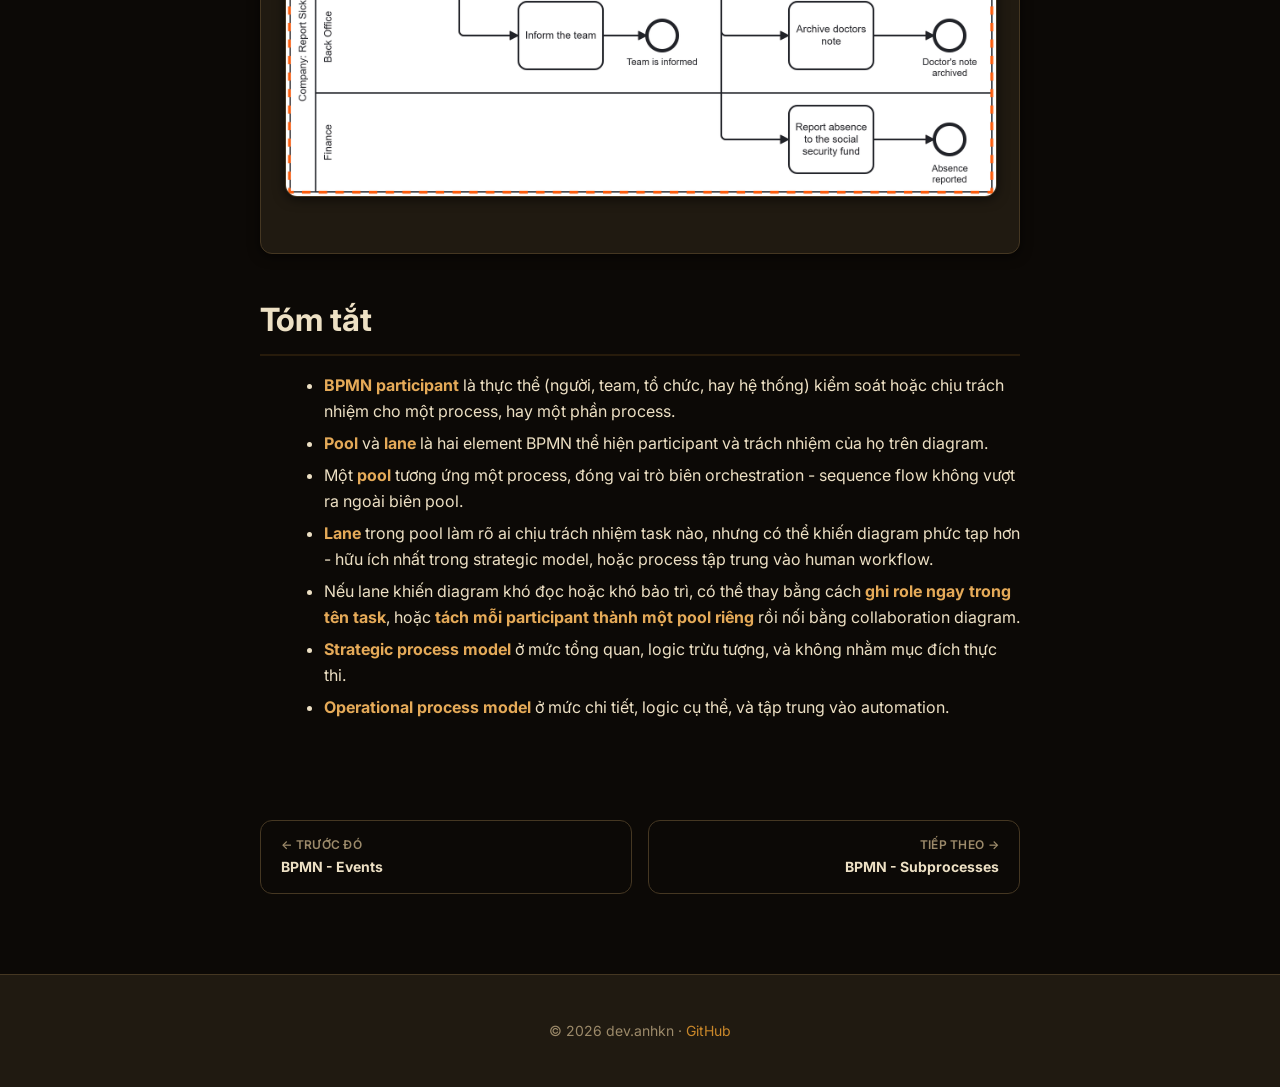
<file: camunda/bpmn-participants.html>
<!DOCTYPE html>
<html lang="vi">
<head>
  <meta charset="UTF-8">
  <script>try{if(localStorage.getItem("theme")==="light")document.documentElement.setAttribute("data-theme","light")}catch(e){}</script>
  <meta name="viewport" content="width=device-width, initial-scale=1.0">
  <title>BPMN - Participants | dev.anhkn</title>
  <meta name="description" content="Pool, lane, strategic vs operational model - ai sở hữu process, ai chịu trách nhiệm task nào.">
  <link rel="stylesheet" href="../shared/theme.css">
</head>
<body>

<header id="site-header"></header>

<main>

  <div class="article-header">
    <span class="article-day">Participants</span>
    <h1>BPMN - Participants</h1>
    <p class="meta">31/08/2026 · 16 phút đọc · <a href="index.html">← Quay lại series</a></p>
  </div>

  <nav class="toc" aria-label="Mục lục bài viết">
    <p class="toc-title">Mục lục</p>
    <ol>
      <li><a href="#participant-la-gi">Participant là gì?</a></li>
      <li><a href="#cach-thuc-the-hien-participant">Cách thức thể hiện participant</a></li>
      <li><a href="#pool-la-gi">Pool là gì?</a></li>
      <li><a href="#lane-la-gi">Lane là gì?</a></li>
      <li><a href="#strategic-vs-operational">Strategic vs Operational process model</a></li>
      <li><a href="#tom-tat">Tóm tắt</a></li>
    </ol>
  </nav>

  <div class="article-body">

    <div class="icon-card-hero">
      <img src="images/bpmn-participants/participants-network-icon.png" alt="Icon minh họa participant - nhiều người kết nối với nhau">
    </div>

    <h2 id="participant-la-gi">Participant là gì?</h2>
    <p class="definition">Một <strong>participant</strong> là <strong>thực thể kiểm soát một process, hoặc kiểm soát các task bên trong process đó</strong>.</p>
    <p>Participant không nhất thiết phải là một con người. Nó có thể là:</p>
    <div class="icon-card-grid">
      <div class="icon-card">
        <img src="images/bpmn-participants/person.png" alt="Icon một người">
        <p><strong>Một người</strong></p>
      </div>
      <div class="icon-card">
        <img src="images/bpmn-participants/organization.png" alt="Icon một tổ chức">
        <p><strong>Một tổ chức</strong></p>
      </div>
      <div class="icon-card">
        <img src="images/bpmn-participants/department.png" alt="Icon một phòng ban">
        <p><strong>Một phòng ban</strong></p>
      </div>
      <div class="icon-card">
        <img src="images/bpmn-participants/role.png" alt="Icon một vai trò">
        <p><strong>Một vai trò</strong></p>
      </div>
    </div>

    <h2 id="cach-thuc-the-hien-participant">Cách thức thể hiện participant</h2>
    <p>Trong BPMN, participant được thể hiện bằng hai loại element: <strong>pool</strong> (cấp process) và <strong>lane</strong>, hay còn gọi là swimlane (cấp task).</p>
    <p>Cùng một diagram "Roommates: Prepare a Shared Meal" - bấm vào từng tab để xem pool và lane được highlight khác nhau ra sao:</p>

    <div class="flow-tabs">

      <input type="radio" name="pool-lane" id="pl-pool" checked>
      <label for="pl-pool" class="flow-tab-label">Pool</label>

      <input type="radio" name="pool-lane" id="pl-lane">
      <label for="pl-lane" class="flow-tab-label">Lane</label>

      <div class="flow-tab-panel" data-tab-panel="pool">
        <p class="mb-4">Trên diagram, <strong>pool</strong> là khung viền lớn nhất, bao quanh toàn bộ process. Pool trong ví dụ này tên "Roommates: Prepare a Shared Meal" - vừa nêu chủ sở hữu (các bạn cùng phòng), vừa nêu process làm gì (chuẩn bị bữa ăn chung).</p>
        <img src="images/bpmn-participants/pool.png" alt="Pool bao quanh toàn bộ process Roommates: Prepare a Shared Meal" class="article-hero-img is-native">
      </div>
      <div class="flow-tab-panel" data-tab-panel="lane">
        <p class="mb-4"><strong>Lane</strong> là các dải chia nhỏ bên trong pool, mỗi dải gắn một participant. Ba lane Avery, Maria, Emilia chịu trách nhiệm hoàn thành các task để chuẩn bị bữa ăn.</p>
        <img src="images/bpmn-participants/lanes.png" alt="Ba lane Avery, Maria, Emilia bên trong pool Roommates" class="article-hero-img is-native">
      </div>

    </div>

    <table>
      <thead>
        <tr>
          <th></th>
          <th>Pool</th>
          <th>Lane</th>
        </tr>
      </thead>
      <tbody>
        <tr>
          <td>Cấp độ</td>
          <td>Cả process</td>
          <td>Từng task</td>
        </tr>
        <tr>
          <td>Vai trò</td>
          <td>Điều phối luồng chạy, phân công task (orchestration)</td>
          <td>Xác định ai/cái gì thực hiện task</td>
        </tr>
        <tr>
          <td>Ràng buộc</td>
          <td>Sequence flow không được vượt ra ngoài biên pool</td>
          <td>Mỗi flow object chỉ thuộc đúng một lane</td>
        </tr>
        <tr>
          <td>Số lượng</td>
          <td>Luôn có ít nhất một (ngầm định); thêm process mới = thêm pool mới</td>
          <td>Tùy chọn - có thể chia nhiều lane trong một pool, hoặc không dùng lane nào</td>
        </tr>
      </tbody>
    </table>

    <h2 id="pool-la-gi">Pool là gì?</h2>
    <p class="definition">Pool đại diện cho participant kiểm soát toàn bộ process: <strong>điều phối luồng chạy</strong> và <strong>phân công task</strong>, giống một nhạc trưởng phân công từng đoạn nhạc cho từng nhạc công. Vì vậy, việc phân công task trong một process còn gọi là <strong>orchestration</strong>.</p>

    <h3 id="pool-duoc-tao-ra">Pool được tạo ra như thế nào?</h3>
    <p>Mỗi process diagram mới đều có sẵn một pool <strong>ngầm định</strong> - modeler không hiện nó ra ngay từ đầu, nhưng pool đó vẫn tồn tại làm nền mặc định.</p>
    <img src="images/bpmn-participants/how-pools-are-created.png" alt="Pool ngầm định (đường viền nét đứt) bao quanh process khi vừa tạo mới" class="article-hero-img is-native">

    <h3 id="one-process-one-pool">One process = one pool</h3>
    <p>Một process luôn nằm trọn trong <strong>một</strong> pool; sequence flow <strong>không được vượt ra ngoài</strong> biên pool đó. Muốn thêm process thứ hai, phải đặt nó vào một pool riêng, tách biệt hoàn toàn với pool đầu.</p>
    <img src="images/bpmn-participants/one-process-one-pool.png" alt="Hai process tách biệt, mỗi process nằm trong một pool riêng" class="article-hero-img is-native">

    <h3 id="dat-ten-pool">Đặt tên pool sao cho đúng</h3>
    <p>Vì một pool tương ứng với một process, tên pool nên nói rõ <strong>process đó đang làm gì</strong>, chứ không chỉ nói ai sở hữu nó. Bấm vào từng tab để xem ví dụ trước/sau khi đổi tên:</p>

    <div class="flow-tabs">

      <input type="radio" name="pool-name" id="pn-before" checked>
      <label for="pn-before" class="flow-tab-label">Trước</label>

      <input type="radio" name="pool-name" id="pn-after">
      <label for="pn-after" class="flow-tab-label">Sau</label>

      <div class="flow-tab-panel" data-tab-panel="before">
        <p class="mb-4">Ở đây, pool chỉ tên "Camundanzia" - biết ai sở hữu process, nhưng không đoán được process làm gì.</p>
        <img src="images/bpmn-participants/pool-name-before.png" alt="Pool chỉ được đặt tên Camundanzia, chưa rõ process làm gì" class="article-hero-img is-native">
      </div>
      <div class="flow-tab-panel" data-tab-panel="after">
        <p class="mb-4">Đổi tên thành "Camundanzia: Hardware Equipment Reimbursement", mọi thứ rõ ràng: Camundanzia là participant kiểm soát process hoàn tiền thiết bị phần cứng.</p>
        <img src="images/bpmn-participants/pool-name-after.png" alt="Pool được đổi tên thành Camundanzia: Hardware Equipment Reimbursement" class="article-hero-img is-native">
      </div>

    </div>

    <h2 id="lane-la-gi">Lane là gì?</h2>
    <p class="definition">Nếu pool là nhạc trưởng, lane là từng nhạc công - <strong>mỗi lane chịu trách nhiệm một phần riêng</strong>.</p>
    <img src="images/bpmn-participants/lanes-example-employee-approver.png" alt="Ví dụ lane Employee và Approver trong pool Camundanzia: Hardware Equipment Reimbursement" class="article-hero-img is-native">
    <p>Ở ví dụ trên có hai lane: "Employee" và "Approver":</p>
    <ul>
      <li><strong>Employee (lane 1):</strong> sau khi mua thiết bị, Employee chịu trách nhiệm upload hóa đơn.</li>
      <li><strong>Approver (lane 2):</strong> sau khi hóa đơn được upload, Approver kiểm tra yêu cầu rồi quyết định duyệt hay không. Nếu duyệt, Approver kích hoạt thanh toán; nếu không, Approver báo lại cho Employee.</li>
    </ul>
    <p>Mỗi lane định nghĩa ai, hay cái gì, chịu trách nhiệm các task trong process; mỗi flow object (event, activity, gateway) chỉ thuộc <strong>đúng một</strong> lane.</p>

    <h3 id="dat-ten-lane">Đặt tên lane sao cho đúng</h3>
    <p>Lane có thể đặt tên theo vị trí/vai trò tổ chức, vai trò chung, phòng ban, hoặc ứng dụng. Bấm vào từng mục để xem ví dụ:</p>

    <div class="info-card-grid">

      <details class="info-card">
        <summary class="info-card-head">
          <span class="info-card-badge">1</span>
          <h3>Vị trí/vai trò trong tổ chức</h3>
          <span class="info-card-toggle" aria-hidden="true"></span>
        </summary>
        <div class="info-card-body">
          <p>Ví dụ: Business Analyst, Team Assistant, Approver.</p>
        </div>
      </details>

      <details class="info-card">
        <summary class="info-card-head">
          <span class="info-card-badge">2</span>
          <h3>Vai trò chung</h3>
          <span class="info-card-toggle" aria-hidden="true"></span>
        </summary>
        <div class="info-card-body">
          <p>Ví dụ: Employee, Customer, User.</p>
        </div>
      </details>

      <details class="info-card">
        <summary class="info-card-head">
          <span class="info-card-badge">3</span>
          <h3>Phòng ban</h3>
          <span class="info-card-toggle" aria-hidden="true"></span>
        </summary>
        <div class="info-card-body">
          <p>Ví dụ: Sales, Accounting, Technical Support.</p>
        </div>
      </details>

      <details class="info-card">
        <summary class="info-card-head">
          <span class="info-card-badge">4</span>
          <h3>Ứng dụng</h3>
          <span class="info-card-toggle" aria-hidden="true"></span>
        </summary>
        <div class="info-card-body">
          <p>Ví dụ: CRM system, ERP system, HR portal.</p>
        </div>
      </details>

    </div>

    <h3 id="nhuoc-diem-lane">⚠️ Nhược điểm của lane</h3>
    <p>Lane giúp làm rõ ai sở hữu task nào, nhưng đánh đổi lại một vài điểm. Bấm vào từng mục để xem chi tiết:</p>

    <div class="info-card-grid">

      <details class="info-card">
        <summary class="info-card-head">
          <span class="info-card-badge">🚫</span>
          <h3>Giảm khả năng đọc</h3>
          <span class="info-card-toggle" aria-hidden="true"></span>
        </summary>
        <div class="info-card-body">
          <p>Thêm nhiều lane vào một pool khiến process khó đọc hơn. Ví dụ: process tuyển dụng có 6 participant (HR, Hiring Manager, IT, Legal, Finance, Candidate) - vẽ đủ 6 lane sẽ khiến diagram rất cao, phải kéo qua kéo lại mới theo dõi được.</p>
        </div>
      </details>

      <details class="info-card">
        <summary class="info-card-head">
          <span class="info-card-badge">🚫</span>
          <h3>Tăng chi phí bảo trì</h3>
          <span class="info-card-toggle" aria-hidden="true"></span>
        </summary>
        <div class="info-card-body">
          <p>Lane khiến việc sửa process model về sau khó hơn. Ví dụ: đổi người phụ trách một task (từ Approver sang Manager) phải kéo task sang lane khác và vẽ lại sequence flow liên quan - trong khi không dùng lane chỉ cần sửa label.</p>
        </div>
      </details>

    </div>

    <h3 id="thay-vi-dung-lane">Thay vì dùng lane, có thể làm gì khác?</h3>
    <p>Để process dễ đọc và dễ bảo trì hơn, đôi khi nên tránh dùng lane hoàn toàn. Bấm vào từng mục để xem ví dụ:</p>

    <div class="task-card-grid grid-cols-1">

      <details class="task-card">
        <summary class="task-card-head">
          <h3>✅ Ghi role ngay trong tên task</h3>
          <span class="task-card-toggle" aria-hidden="true"></span>
        </summary>
        <div class="task-card-body">
          <img src="images/bpmn-participants/alternative-role-in-task-name.png" alt="Ghi tên role ngay trong label của task" class="article-hero-img is-native">
          <p>Thay vì tách bằng lane, ghi thẳng role vào label task - ví dụ "Employee: Upload bill". Người đọc vẫn biết ai làm gì mà diagram không phức tạp thêm.</p>
        </div>
      </details>

      <details class="task-card">
        <summary class="task-card-head">
          <h3>✅ Tách pool riêng + collaboration diagram</h3>
          <span class="task-card-toggle" aria-hidden="true"></span>
        </summary>
        <div class="task-card-body">
          <img src="images/bpmn-participants/alternative-separate-pools-collaboration.png" alt="Hai participant, mỗi participant một pool riêng, nối nhau bằng message flow" class="article-hero-img is-native">
          <p>Hoặc mô hình mỗi participant thành một pool riêng, nối bằng <strong>collaboration diagram</strong> - message flow thể hiện tương tác giữa các pool. Cách này làm rõ ranh giới giữa các process/tổ chức, hữu ích khi giao tiếp giữa chúng quan trọng.</p>
        </div>
      </details>

    </div>
    <p>(*) Dùng nhiều pool riêng kèm collaboration diagram là chủ đề nằm ngoài phạm vi bài này, nhưng bạn có thể tìm hiểu thêm trong khóa <a href="https://academy.camunda.com/bpmn-messages-collaboration" target="_blank" rel="noopener">BPMN Messages and Collaboration</a>.</p>

    <h3 id="khi-nao-dung-lane">Vậy khi nào nên dùng lane?</h3>
    <p>Nếu vẫn muốn dùng lane, chỉ nên dùng trong:</p>
    <ul>
      <li>✅ <strong>Strategic process model</strong> - tập trung vào trách nhiệm và ranh giới giữa chúng.</li>
      <li>✅ <strong>Operational process model</strong> - tập trung vào human workflow.</li>
    </ul>

    <h2 id="strategic-vs-operational">Strategic vs Operational process model</h2>
    <p>Cùng một quy trình, nhưng có hai cách vẽ khác hẳn mục đích: một bên để bàn ý tưởng, một bên để chạy thật. Bấm vào từng tab để so sánh:</p>

    <div class="flow-tabs">

      <input type="radio" name="strategic-operational" id="so-strategic" checked>
      <label for="so-strategic" class="flow-tab-label">Strategic</label>

      <input type="radio" name="strategic-operational" id="so-operational">
      <label for="so-operational" class="flow-tab-label">Operational</label>

      <div class="flow-tab-panel" data-tab-panel="strategic">
        <p class="mb-4">Ví dụ strategic model "Company: Report Sick Leave" - nhìn qua hiểu ngay: nhân viên báo ốm, xin giấy bác sĩ, ba lane xử lý song song. Không task type, không exception - đúng tinh thần "bird's eye view".</p>
        <img src="images/bpmn-participants/strategic-model-overview.png" alt="Strategic process model Company: Report Sick Leave với 3 lane Employee, Back Office, Finance" class="article-hero-img is-native">
      </div>
      <div class="flow-tab-panel" data-tab-panel="operational">
        <p class="mb-4">Operational model đi vào chi tiết vận hành thật: task đã gán type rõ ràng, thường dùng nhiều pool nối bằng collaboration diagram thay vì lane - như ví dụ xử lý invoice dưới đây.</p>
        <img src="images/bpmn-participants/operational-model-overview.png" alt="Operational process model xử lý invoice với nhiều pool: Mail Room, Invoicer, Team Assistence, Managing director" class="article-hero-img is-native">
      </div>

    </div>

    <table>
      <thead>
        <tr>
          <th></th>
          <th>Strategic model</th>
          <th>Operational model</th>
        </tr>
      </thead>
      <tbody>
        <tr>
          <td>Góc nhìn</td>
          <td>Tổng quan, "bird's eye view"</td>
          <td>Chi tiết, "worm's eye view"</td>
        </tr>
        <tr>
          <td>Executable</td>
          <td>Không</td>
          <td>Có</td>
        </tr>
        <tr>
          <td>Độ phức tạp</td>
          <td>Đơn giản, dễ hiểu với mọi người</td>
          <td>Có thể chi tiết và phức tạp</td>
        </tr>
        <tr>
          <td>Task</td>
          <td>Chủ yếu là undefined task</td>
          <td>Task được định nghĩa type rõ ràng</td>
        </tr>
        <tr>
          <td>Cách thể hiện participant</td>
          <td>Thường dùng lane</td>
          <td>Thường dùng collaboration diagram thay vì lane</td>
        </tr>
      </tbody>
    </table>
    <blockquote>💡 Khuyến nghị chung: chỉ dùng lane trong strategic process model. Với operational model, nên ưu tiên collaboration diagram thay vì lane.</blockquote>

    <p>Best practice cho operational model - nhất là cách dùng collaboration diagram thay lane - sẽ có trong loạt bài về BPMN Messages and Collaboration. Phần dưới đây tập trung vào best practice cho strategic model.</p>

    <h3 id="best-practice-strategic">Best practice cho strategic model</h3>
    <p>Khi vẽ strategic process model, bám theo các nguyên tắc sau - minh họa trên cùng ví dụ "Report Sick Leave" ở trên. Bấm vào từng tab để xem chi tiết:</p>

    <div class="flow-tabs">

      <input type="radio" name="strategic-best-practice" id="sbp-compact" checked>
      <label for="sbp-compact" class="flow-tab-label">Giữ compact</label>

      <input type="radio" name="strategic-best-practice" id="sbp-single-pool">
      <label for="sbp-single-pool" class="flow-tab-label">Single pool</label>

      <input type="radio" name="strategic-best-practice" id="sbp-undefined-task">
      <label for="sbp-undefined-task" class="flow-tab-label">Undefined task</label>

      <input type="radio" name="strategic-best-practice" id="sbp-happy-path">
      <label for="sbp-happy-path" class="flow-tab-label">Happy path</label>

      <input type="radio" name="strategic-best-practice" id="sbp-avoid-detail">
      <label for="sbp-avoid-detail" class="flow-tab-label">Tránh chi tiết</label>

      <div class="flow-tab-panel" data-tab-panel="compact">
        <p class="mb-4">Process nên gọn trong một trang giấy hoặc một màn hình chuẩn - không cần scroll, dễ hiểu hơn hẳn.</p>
        <img src="images/bpmn-participants/strategic-keep-it-compact.png" alt="Toàn bộ process Report Sick Leave gọn trong một khung nét đứt, vừa một trang" class="article-hero-img is-native">
      </div>
      <div class="flow-tab-panel" data-tab-panel="single-pool">
        <p class="mb-4">Tránh dùng nhiều pool - vẽ thêm giao tiếp giữa các pool chỉ làm rối mắt không cần thiết.</p>
        <img src="images/bpmn-participants/strategic-use-single-pool.png" alt="Process Report Sick Leave chỉ dùng đúng một pool duy nhất" class="article-hero-img is-native">
      </div>
      <div class="flow-tab-panel" data-tab-panel="undefined-task">
        <p class="mb-4">Không cần định nghĩa type cho task vì strategic model không nhằm thực thi - giữ task undefined giúp diagram gọn hơn và dễ đọc hơn với người chưa quen BPMN.</p>
        <img src="images/bpmn-participants/strategic-use-undefined-tasks.png" alt="Tất cả task trong process Report Sick Leave đều để undefined, không gán type" class="article-hero-img is-native">
      </div>
      <div class="flow-tab-panel" data-tab-panel="happy-path">
        <p class="mb-4">Chỉ thể hiện luồng chạy thuận lợi nhất, không đưa vào các ngoại lệ có thể xảy ra lúc thực thi.</p>
        <img src="images/bpmn-participants/strategic-show-happy-path.png" alt="Process Report Sick Leave chỉ vẽ luồng chạy thuận lợi, không có nhánh ngoại lệ" class="article-hero-img is-native">
      </div>
      <div class="flow-tab-panel" data-tab-panel="avoid-detail">
        <p class="mb-4">Không cần đi vào chi tiết vận hành - strategic model chỉ cần đủ đơn giản để ai đọc cũng hiểu process nói về điều gì.</p>
        <img src="images/bpmn-participants/strategic-avoid-detail.png" alt="Process Report Sick Leave giữ ở mức đơn giản, không đi sâu vào chi tiết vận hành" class="article-hero-img is-native">
      </div>

    </div>

    <h2 id="tom-tat">Tóm tắt</h2>
    <ul>
      <li><strong>BPMN participant</strong> là thực thể (người, team, tổ chức, hay hệ thống) kiểm soát hoặc chịu trách nhiệm cho một process, hay một phần process.</li>
      <li><strong>Pool</strong> và <strong>lane</strong> là hai element BPMN thể hiện participant và trách nhiệm của họ trên diagram.</li>
      <li>Một <strong>pool</strong> tương ứng một process, đóng vai trò biên orchestration - sequence flow không vượt ra ngoài biên pool.</li>
      <li><strong>Lane</strong> trong pool làm rõ ai chịu trách nhiệm task nào, nhưng có thể khiến diagram phức tạp hơn - hữu ích nhất trong strategic model, hoặc process tập trung vào human workflow.</li>
      <li>Nếu lane khiến diagram khó đọc hoặc khó bảo trì, có thể thay bằng cách <strong>ghi role ngay trong tên task</strong>, hoặc <strong>tách mỗi participant thành một pool riêng</strong> rồi nối bằng collaboration diagram.</li>
      <li><strong>Strategic process model</strong> ở mức tổng quan, logic trừu tượng, và không nhằm mục đích thực thi.</li>
      <li><strong>Operational process model</strong> ở mức chi tiết, logic cụ thể, và tập trung vào automation.</li>
    </ul>

  </div>

  <!-- Navigation -->
  <div class="article-nav">
    <a href="bpmn-events.html" class="prev">
      <span class="nav-label">← Trước đó</span>
      <strong>BPMN - Events</strong>
    </a>
    <a href="bpmn-subprocesses.html" class="next">
      <span class="nav-label">Tiếp theo →</span>
      <strong>BPMN - Subprocesses</strong>
    </a>
  </div>

</main>

<footer id="site-footer"></footer>

<script src="../shared/site.js"></script>
</body>
</html>
</file>
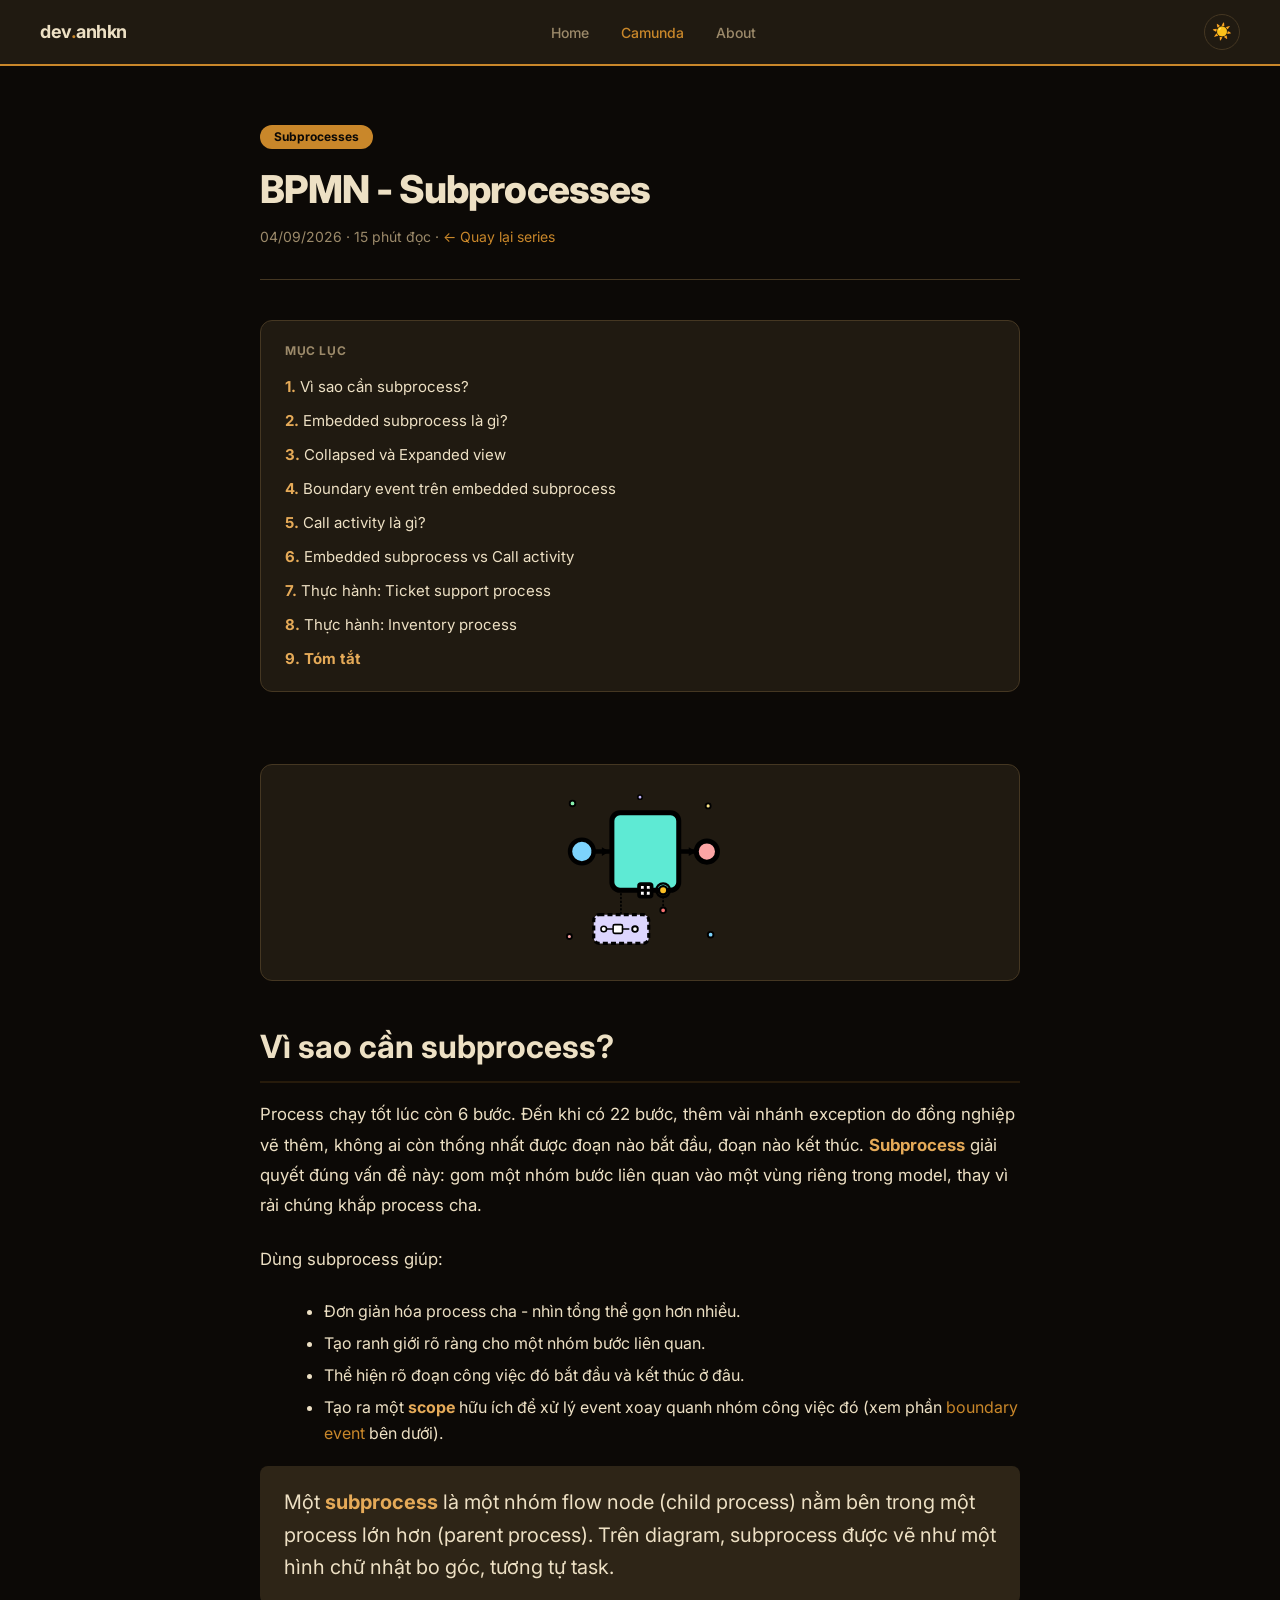
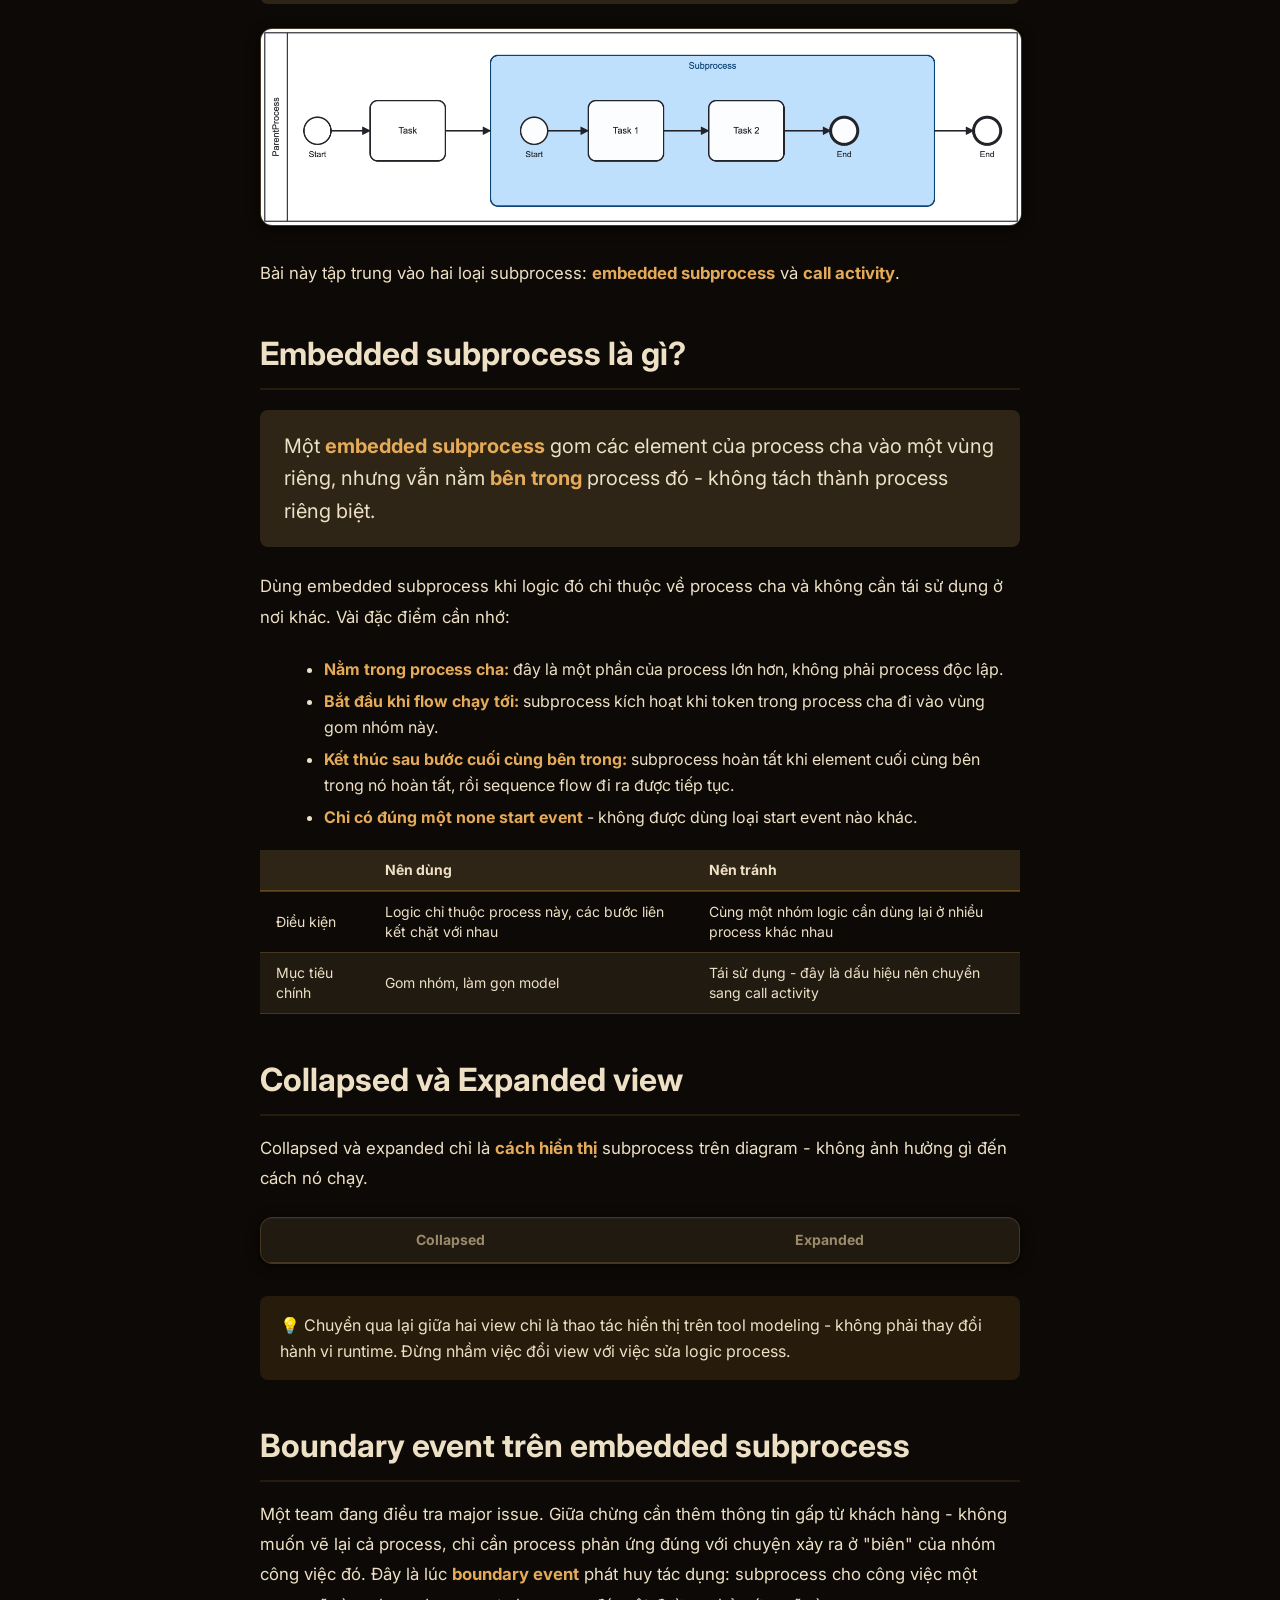
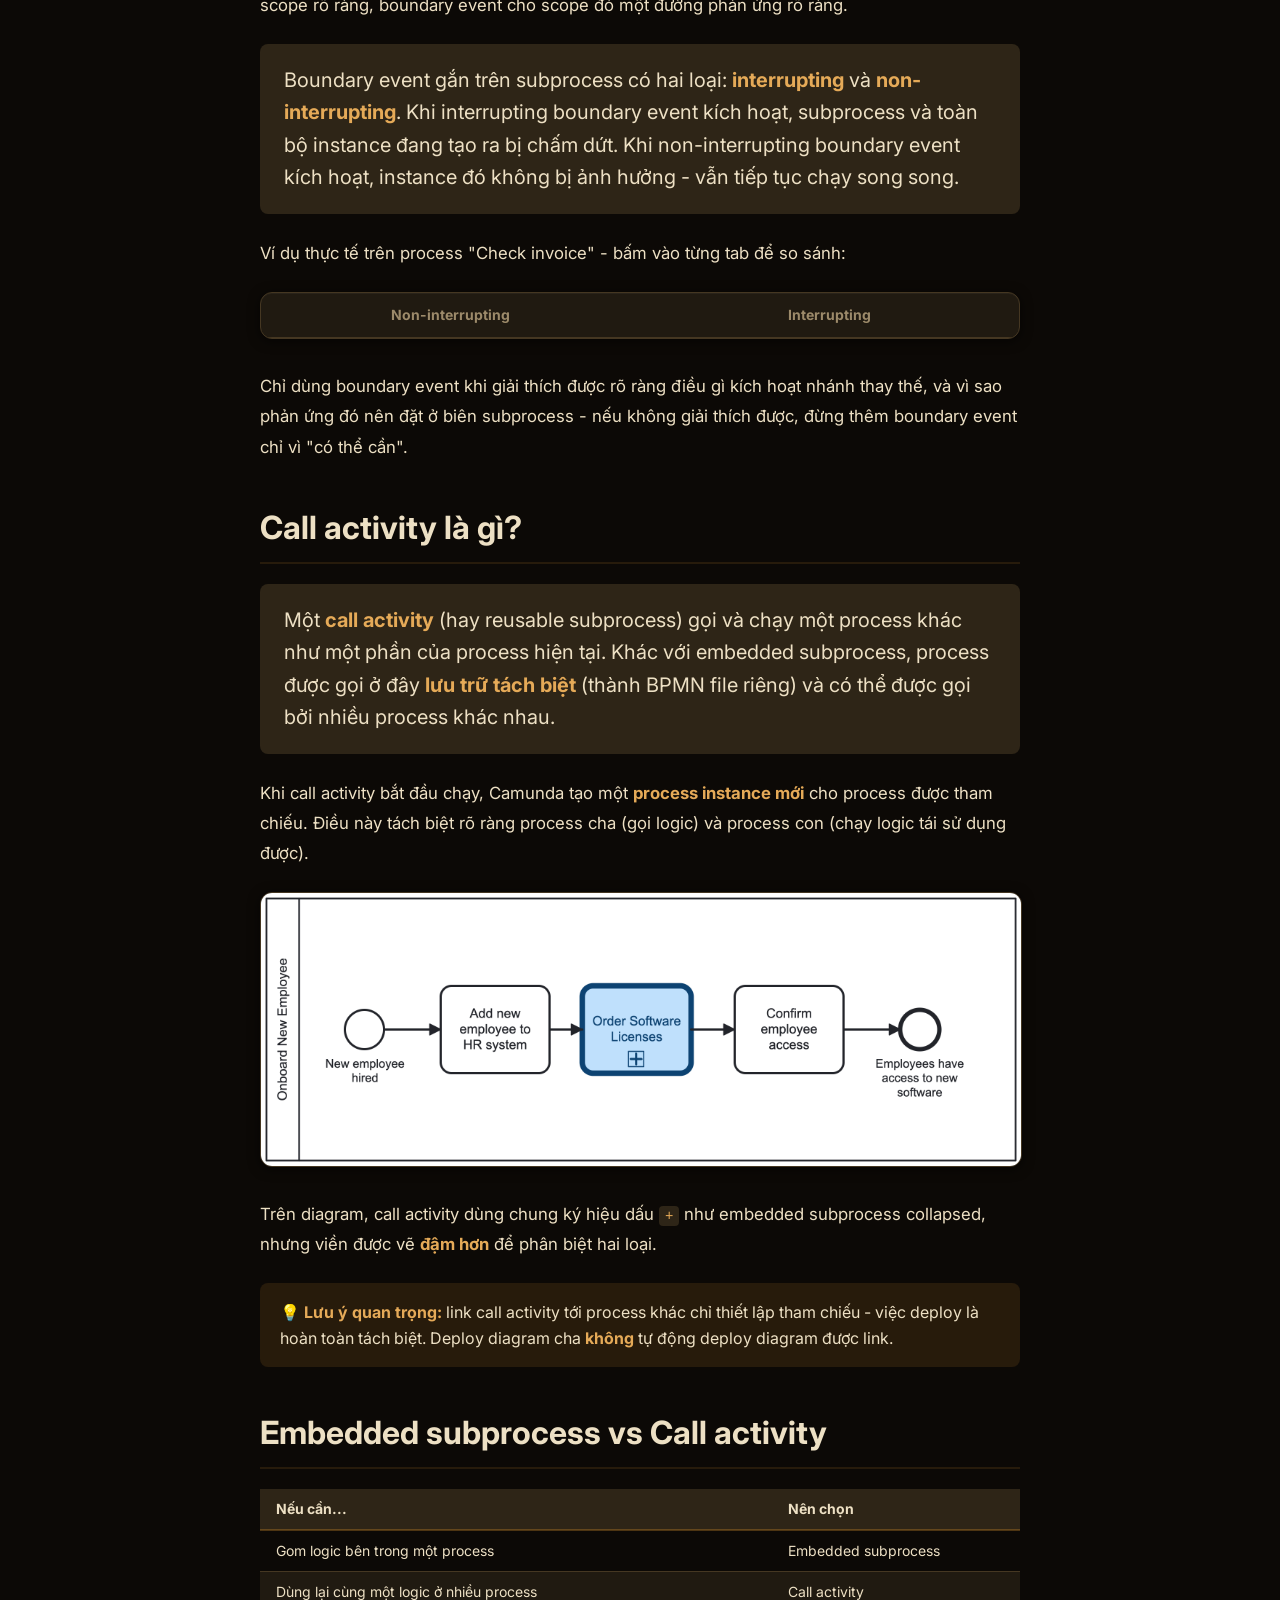
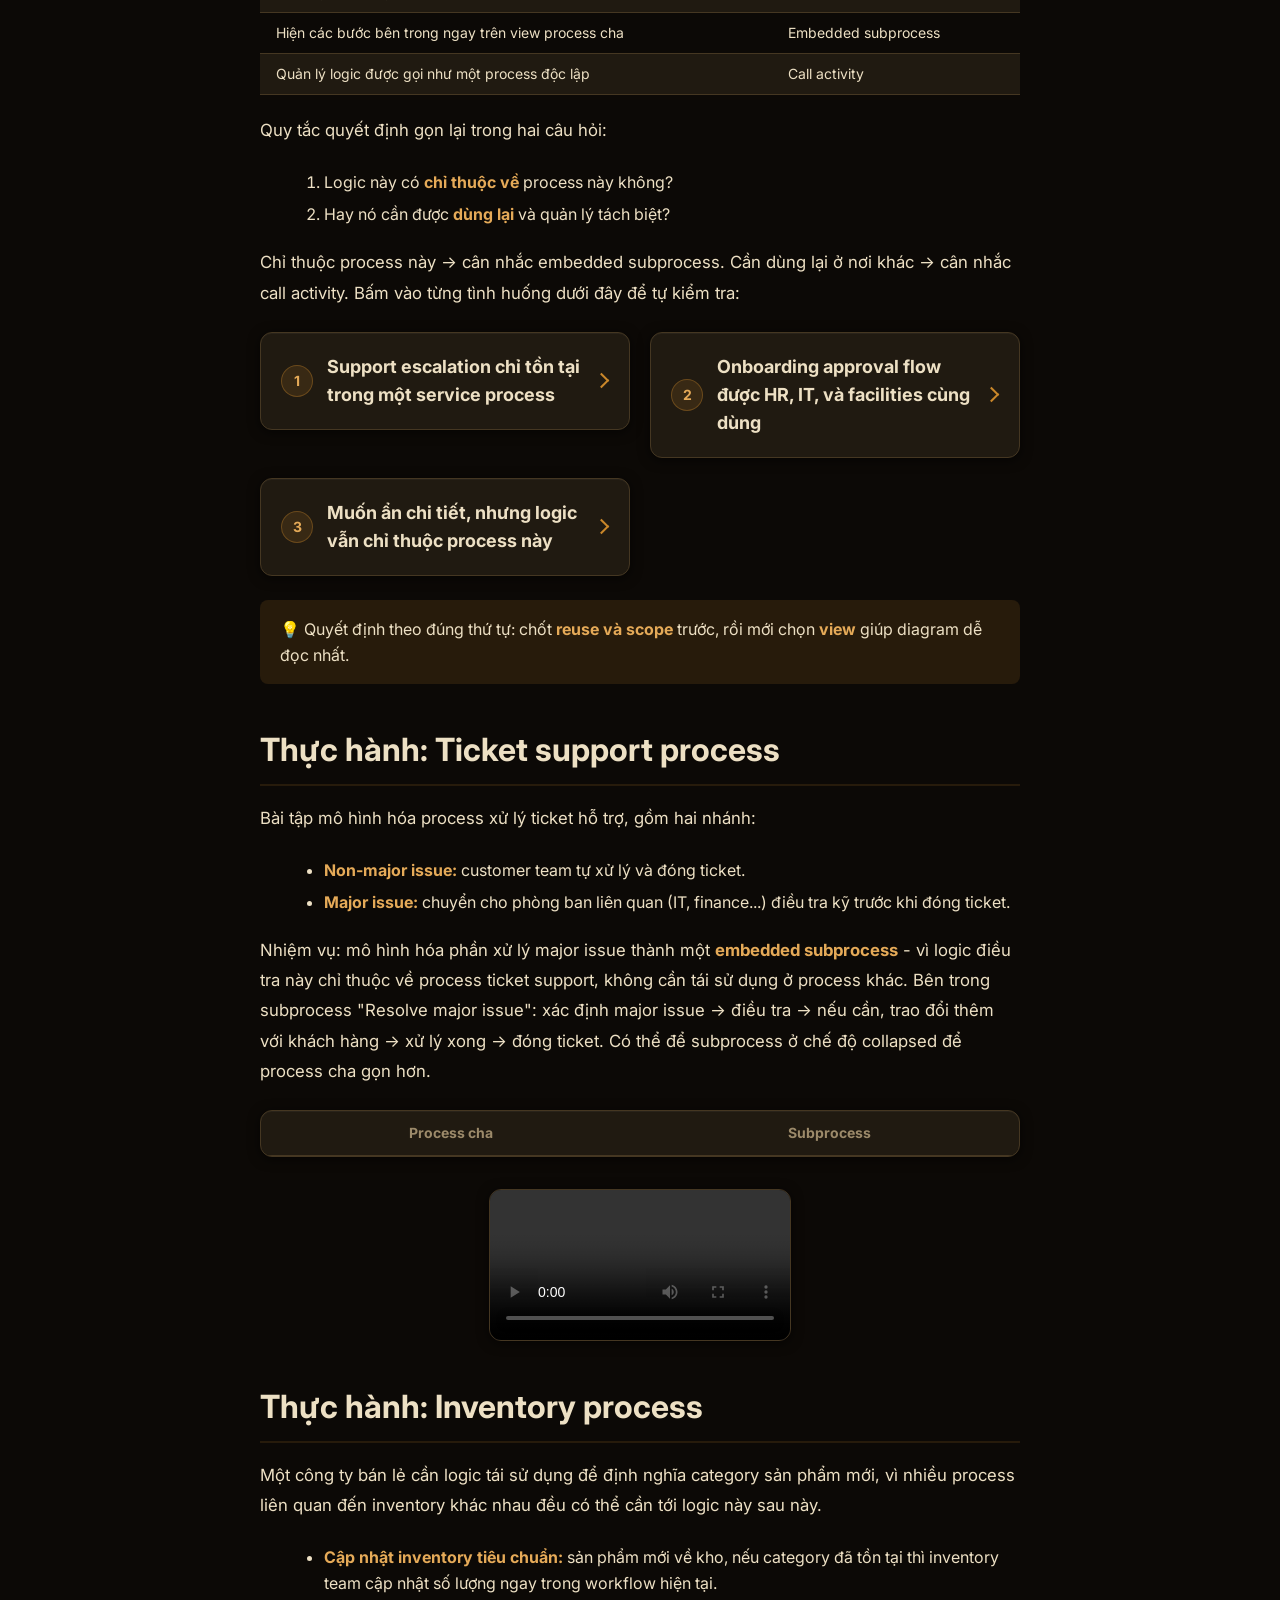
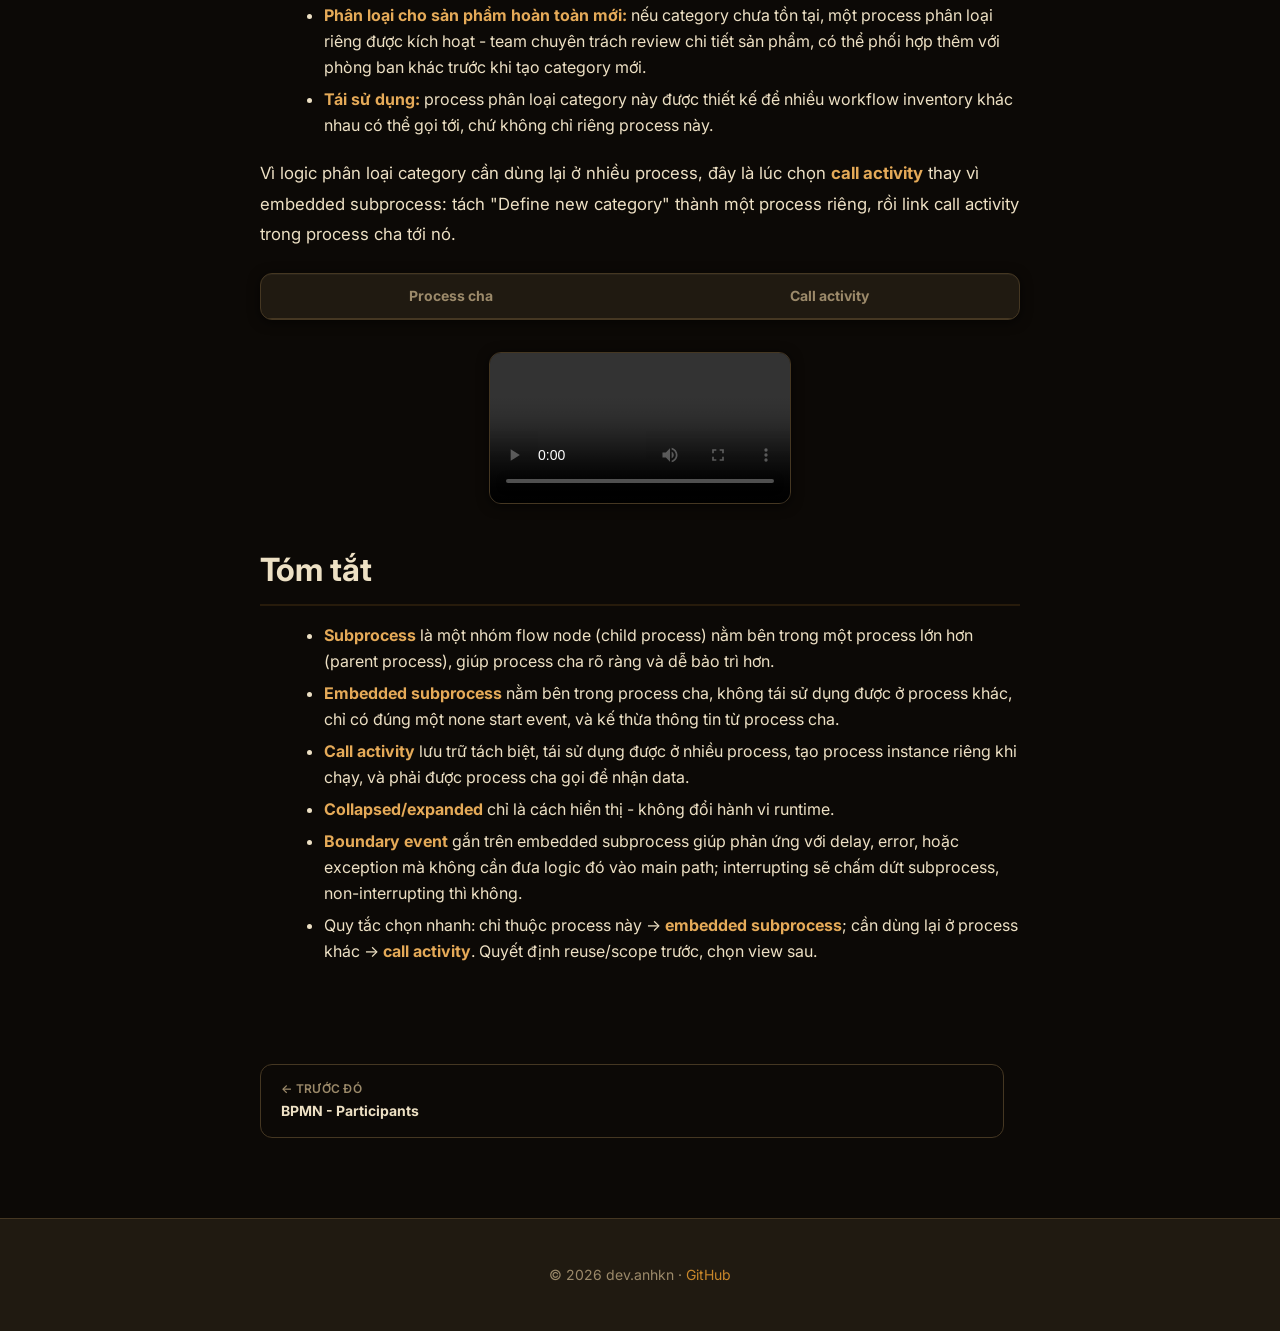
<file: camunda/bpmn-subprocesses.html>
<!DOCTYPE html>
<html lang="vi">
<head>
  <meta charset="UTF-8">
  <script>try{if(localStorage.getItem("theme")==="light")document.documentElement.setAttribute("data-theme","light")}catch(e){}</script>
  <meta name="viewport" content="width=device-width, initial-scale=1.0">
  <title>BPMN - Subprocesses | dev.anhkn</title>
  <meta name="description" content="Embedded subprocess, call activity, collapsed/expanded view, boundary event trên subprocess - khi nào gom logic vào trong, khi nào tách ra dùng lại.">
  <link rel="stylesheet" href="../shared/theme.css">
</head>
<body>

<header id="site-header"></header>

<main>

  <div class="article-header">
    <span class="article-day">Subprocesses</span>
    <h1>BPMN - Subprocesses</h1>
    <p class="meta">04/09/2026 · 15 phút đọc · <a href="index.html">← Quay lại series</a></p>
  </div>

  <nav class="toc" aria-label="Mục lục bài viết">
    <p class="toc-title">Mục lục</p>
    <ol>
      <li><a href="#vi-sao-can-subprocess">Vì sao cần subprocess?</a></li>
      <li><a href="#embedded-subprocess-la-gi">Embedded subprocess là gì?</a></li>
      <li><a href="#collapsed-va-expanded-view">Collapsed và Expanded view</a></li>
      <li><a href="#boundary-event-tren-embedded-subprocess">Boundary event trên embedded subprocess</a></li>
      <li><a href="#call-activity-la-gi">Call activity là gì?</a></li>
      <li><a href="#embedded-subprocess-vs-call-activity">Embedded subprocess vs Call activity</a></li>
      <li><a href="#thuc-hanh-ticket-support-process">Thực hành: Ticket support process</a></li>
      <li><a href="#thuc-hanh-inventory-process">Thực hành: Inventory process</a></li>
      <li><a href="#tom-tat">Tóm tắt</a></li>
    </ol>
  </nav>

  <div class="article-body">

    <div class="icon-card-hero">
      <img src="images/bpmn-subprocesses/subprocess-flow-icon.svg" alt="Icon minh họa subprocess: start event nối vào subprocess có dấu cộng và boundary event, rồi tới end event; bên dưới là một process khác được liên kết tới, đại diện cho call activity">
    </div>

    <h2 id="vi-sao-can-subprocess">Vì sao cần subprocess?</h2>
    <p>Process chạy tốt lúc còn 6 bước. Đến khi có 22 bước, thêm vài nhánh exception do đồng nghiệp vẽ thêm, không ai còn thống nhất được đoạn nào bắt đầu, đoạn nào kết thúc. <strong>Subprocess</strong> giải quyết đúng vấn đề này: gom một nhóm bước liên quan vào một vùng riêng trong model, thay vì rải chúng khắp process cha.</p>
    <p>Dùng subprocess giúp:</p>
    <ul>
      <li>Đơn giản hóa process cha - nhìn tổng thể gọn hơn nhiều.</li>
      <li>Tạo ranh giới rõ ràng cho một nhóm bước liên quan.</li>
      <li>Thể hiện rõ đoạn công việc đó bắt đầu và kết thúc ở đâu.</li>
      <li>Tạo ra một <strong>scope</strong> hữu ích để xử lý event xoay quanh nhóm công việc đó (xem phần <a href="#boundary-event-tren-embedded-subprocess">boundary event</a> bên dưới).</li>
    </ul>
    <p class="definition">Một <strong>subprocess</strong> là một nhóm flow node (child process) nằm bên trong một process lớn hơn (parent process). Trên diagram, subprocess được vẽ như một hình chữ nhật bo góc, tương tự task.</p>
    <img src="images/bpmn-subprocesses/what-is-a-subprocess.png" alt="Process cha chứa một task và một subprocess mở rộng (expanded), bên trong subprocess có Task 1 nối tới Task 2" class="article-hero-img is-native">
    <p>Bài này tập trung vào hai loại subprocess: <strong>embedded subprocess</strong> và <strong>call activity</strong>.</p>

    <h2 id="embedded-subprocess-la-gi">Embedded subprocess là gì?</h2>
    <p class="definition">Một <strong>embedded subprocess</strong> gom các element của process cha vào một vùng riêng, nhưng vẫn nằm <strong>bên trong</strong> process đó - không tách thành process riêng biệt.</p>
    <p>Dùng embedded subprocess khi logic đó chỉ thuộc về process cha và không cần tái sử dụng ở nơi khác. Vài đặc điểm cần nhớ:</p>
    <ul>
      <li><strong>Nằm trong process cha:</strong> đây là một phần của process lớn hơn, không phải process độc lập.</li>
      <li><strong>Bắt đầu khi flow chạy tới:</strong> subprocess kích hoạt khi token trong process cha đi vào vùng gom nhóm này.</li>
      <li><strong>Kết thúc sau bước cuối cùng bên trong:</strong> subprocess hoàn tất khi element cuối cùng bên trong nó hoàn tất, rồi sequence flow đi ra được tiếp tục.</li>
      <li><strong>Chỉ có đúng một none start event</strong> - không được dùng loại start event nào khác.</li>
    </ul>
    <table>
      <thead>
        <tr>
          <th></th>
          <th>Nên dùng</th>
          <th>Nên tránh</th>
        </tr>
      </thead>
      <tbody>
        <tr>
          <td>Điều kiện</td>
          <td>Logic chỉ thuộc process này, các bước liên kết chặt với nhau</td>
          <td>Cùng một nhóm logic cần dùng lại ở nhiều process khác nhau</td>
        </tr>
        <tr>
          <td>Mục tiêu chính</td>
          <td>Gom nhóm, làm gọn model</td>
          <td>Tái sử dụng - đây là dấu hiệu nên chuyển sang call activity</td>
        </tr>
      </tbody>
    </table>

    <h2 id="collapsed-va-expanded-view">Collapsed và Expanded view</h2>
    <p>Collapsed và expanded chỉ là <strong>cách hiển thị</strong> subprocess trên diagram - không ảnh hưởng gì đến cách nó chạy.</p>

    <div class="flow-tabs">

      <input type="radio" name="collapsed-expanded" id="ce-collapsed" checked>
      <label for="ce-collapsed" class="flow-tab-label">Collapsed</label>

      <input type="radio" name="collapsed-expanded" id="ce-expanded">
      <label for="ce-expanded" class="flow-tab-label">Expanded</label>

      <div class="flow-tab-panel" data-tab-panel="collapsed">
        <p class="mb-4">Thu gọn subprocess lại thành một khối duy nhất (dấu <code>+</code>), ẩn logic bên trong. Dùng khi muốn diagram cha gọn, sạch, và chưa cần quan tâm chi tiết bên trong ngay lúc đó. Muốn xem logic bên trong, drill-down vào subprocess rồi quay lại process cha khi cần góc nhìn tổng thể.</p>
        <img src="images/bpmn-subprocesses/collapsed-view-example.png" alt="Subprocess Check invoice ở chế độ collapsed - thu gọn thành một khối duy nhất với dấu cộng, ẩn logic bên trong" class="article-hero-img is-native">
      </div>
      <div class="flow-tab-panel" data-tab-panel="expanded">
        <p class="mb-4">Hiện toàn bộ các bước bên trong ngay trên diagram cha. Dùng khi logic bên trong quan trọng và người đọc cần thấy chuyện gì xảy ra bên trong subprocess mà không cần drill-down.</p>
        <img src="images/bpmn-subprocesses/what-is-a-subprocess.png" alt="Subprocess ở chế độ expanded - toàn bộ Task 1 nối tới Task 2 bên trong được hiện ngay trên diagram cha" class="article-hero-img is-native">
      </div>

    </div>
    <blockquote>💡 Chuyển qua lại giữa hai view chỉ là thao tác hiển thị trên tool modeling - không phải thay đổi hành vi runtime. Đừng nhầm việc đổi view với việc sửa logic process.</blockquote>

    <h2 id="boundary-event-tren-embedded-subprocess">Boundary event trên embedded subprocess</h2>
    <p>Một team đang điều tra major issue. Giữa chừng cần thêm thông tin gấp từ khách hàng - không muốn vẽ lại cả process, chỉ cần process phản ứng đúng với chuyện xảy ra ở "biên" của nhóm công việc đó. Đây là lúc <strong>boundary event</strong> phát huy tác dụng: subprocess cho công việc một scope rõ ràng, boundary event cho scope đó một đường phản ứng rõ ràng.</p>
    <p class="definition">Boundary event gắn trên subprocess có hai loại: <strong>interrupting</strong> và <strong>non-interrupting</strong>. Khi interrupting boundary event kích hoạt, subprocess và toàn bộ instance đang tạo ra bị chấm dứt. Khi non-interrupting boundary event kích hoạt, instance đó không bị ảnh hưởng - vẫn tiếp tục chạy song song.</p>
    <p>Ví dụ thực tế trên process "Check invoice" - bấm vào từng tab để so sánh:</p>

    <div class="flow-tabs">

      <input type="radio" name="boundary-event-type" id="bet-non-interrupting" checked>
      <label for="bet-non-interrupting" class="flow-tab-label">Non-interrupting</label>

      <input type="radio" name="boundary-event-type" id="bet-interrupting">
      <label for="bet-interrupting" class="flow-tab-label">Interrupting</label>

      <div class="flow-tab-panel" data-tab-panel="non-interrupting">
        <p class="mb-4"><strong>Nhắc nhở sau 3 ngày:</strong> timer boundary event kích hoạt nếu subprocess "Check invoice" chưa hoàn tất trong 3 ngày, gửi thông báo cho manager - subprocess vẫn tiếp tục chạy bình thường song song.</p>
        <img src="images/bpmn-subprocesses/boundary-event-reminder-3-days.png" alt="Non-interrupting timer boundary event sau 3 ngày trên subprocess Check invoice, gửi thông báo cho manager mà không dừng subprocess" class="article-hero-img is-native">
      </div>
      <div class="flow-tab-panel" data-tab-panel="interrupting">
        <p class="mb-4"><strong>Ngắt khi đổi policy:</strong> khi công ty đổi chính sách hóa đơn, interrupting boundary event hủy subprocess "Check invoice" đang chạy và restart lại từ đầu - các invoice đã check xong trước đó không bị ảnh hưởng.</p>
        <img src="images/bpmn-subprocesses/boundary-event-interrupting.png" alt="Interrupting boundary event Invoice policy reworked hủy subprocess Check invoice và restart lại từ đầu" class="article-hero-img is-native">
      </div>

    </div>
    <p>Chỉ dùng boundary event khi giải thích được rõ ràng điều gì kích hoạt nhánh thay thế, và vì sao phản ứng đó nên đặt ở biên subprocess - nếu không giải thích được, đừng thêm boundary event chỉ vì "có thể cần".</p>

    <h2 id="call-activity-la-gi">Call activity là gì?</h2>
    <p class="definition">Một <strong>call activity</strong> (hay reusable subprocess) gọi và chạy một process khác như một phần của process hiện tại. Khác với embedded subprocess, process được gọi ở đây <strong>lưu trữ tách biệt</strong> (thành BPMN file riêng) và có thể được gọi bởi nhiều process khác nhau.</p>
    <p>Khi call activity bắt đầu chạy, Camunda tạo một <strong>process instance mới</strong> cho process được tham chiếu. Điều này tách biệt rõ ràng process cha (gọi logic) và process con (chạy logic tái sử dụng được).</p>
    <img src="images/bpmn-subprocesses/call-activity-notation-example.png" alt="Call activity Order Software Licenses trong process Onboard New Employee - viền đậm phân biệt với embedded subprocess" class="article-hero-img is-native">
    <p>Trên diagram, call activity dùng chung ký hiệu dấu <code>+</code> như embedded subprocess collapsed, nhưng viền được vẽ <strong>đậm hơn</strong> để phân biệt hai loại.</p>
    <blockquote>💡 <strong>Lưu ý quan trọng:</strong> link call activity tới process khác chỉ thiết lập tham chiếu - việc deploy là hoàn toàn tách biệt. Deploy diagram cha <strong>không</strong> tự động deploy diagram được link.</blockquote>

    <h2 id="embedded-subprocess-vs-call-activity">Embedded subprocess vs Call activity</h2>
    <table>
      <thead>
        <tr>
          <th>Nếu cần...</th>
          <th>Nên chọn</th>
        </tr>
      </thead>
      <tbody>
        <tr>
          <td>Gom logic bên trong một process</td>
          <td>Embedded subprocess</td>
        </tr>
        <tr>
          <td>Dùng lại cùng một logic ở nhiều process</td>
          <td>Call activity</td>
        </tr>
        <tr>
          <td>Hiện các bước bên trong ngay trên view process cha</td>
          <td>Embedded subprocess</td>
        </tr>
        <tr>
          <td>Quản lý logic được gọi như một process độc lập</td>
          <td>Call activity</td>
        </tr>
      </tbody>
    </table>
    <p>Quy tắc quyết định gọn lại trong hai câu hỏi:</p>
    <ol>
      <li>Logic này có <strong>chỉ thuộc về</strong> process này không?</li>
      <li>Hay nó cần được <strong>dùng lại</strong> và quản lý tách biệt?</li>
    </ol>
    <p>Chỉ thuộc process này → cân nhắc embedded subprocess. Cần dùng lại ở nơi khác → cân nhắc call activity. Bấm vào từng tình huống dưới đây để tự kiểm tra:</p>

    <div class="info-card-grid">

      <details class="info-card">
        <summary class="info-card-head">
          <span class="info-card-badge">1</span>
          <h3>Support escalation chỉ tồn tại trong một service process</h3>
          <span class="info-card-toggle" aria-hidden="true"></span>
        </summary>
        <div class="info-card-body">
          <p><strong>Chọn embedded subprocess.</strong> Logic này chỉ thuộc về đúng một process, không có tín hiệu nào cho thấy cần tái sử dụng liên-process.</p>
        </div>
      </details>

      <details class="info-card">
        <summary class="info-card-head">
          <span class="info-card-badge">2</span>
          <h3>Onboarding approval flow được HR, IT, và facilities cùng dùng</h3>
          <span class="info-card-toggle" aria-hidden="true"></span>
        </summary>
        <div class="info-card-body">
          <p><strong>Chọn call activity.</strong> Được dùng lại ở nhiều process khác nhau là tín hiệu mạnh nhất cho call activity - embedded subprocess sẽ khiến logic này bị "khóa" vào một process cha duy nhất.</p>
        </div>
      </details>

      <details class="info-card">
        <summary class="info-card-head">
          <span class="info-card-badge">3</span>
          <h3>Muốn ẩn chi tiết, nhưng logic vẫn chỉ thuộc process này</h3>
          <span class="info-card-toggle" aria-hidden="true"></span>
        </summary>
        <div class="info-card-body">
          <p><strong>Chọn embedded subprocess ở chế độ collapsed.</strong> Giữ logic trong cùng process, chỉ đơn giản hóa cách hiển thị. Đừng nhầm bài toán "hiển thị" với bài toán "tái sử dụng" - hai chuyện tách biệt.</p>
        </div>
      </details>

    </div>
    <blockquote>💡 Quyết định theo đúng thứ tự: chốt <strong>reuse và scope</strong> trước, rồi mới chọn <strong>view</strong> giúp diagram dễ đọc nhất.</blockquote>

    <h2 id="thuc-hanh-ticket-support-process">Thực hành: Ticket support process</h2>
    <p>Bài tập mô hình hóa process xử lý ticket hỗ trợ, gồm hai nhánh:</p>
    <ul>
      <li><strong>Non-major issue:</strong> customer team tự xử lý và đóng ticket.</li>
      <li><strong>Major issue:</strong> chuyển cho phòng ban liên quan (IT, finance...) điều tra kỹ trước khi đóng ticket.</li>
    </ul>
    <p>Nhiệm vụ: mô hình hóa phần xử lý major issue thành một <strong>embedded subprocess</strong> - vì logic điều tra này chỉ thuộc về process ticket support, không cần tái sử dụng ở process khác. Bên trong subprocess "Resolve major issue": xác định major issue → điều tra → nếu cần, trao đổi thêm với khách hàng → xử lý xong → đóng ticket. Có thể để subprocess ở chế độ collapsed để process cha gọn hơn.</p>

    <div class="flow-tabs">

      <input type="radio" name="ticket-support-solution" id="tss-parent" checked>
      <label for="tss-parent" class="flow-tab-label">Process cha</label>

      <input type="radio" name="ticket-support-solution" id="tss-subprocess">
      <label for="tss-subprocess" class="flow-tab-label">Subprocess</label>

      <div class="flow-tab-panel" data-tab-panel="parent">
        <p class="mb-4">Process cha: đánh giá ticket, rẽ nhánh minor/major issue, rồi gộp lại trước khi đóng ticket. Nhánh major issue được gom vào subprocess "Resolve major issue" (dấu <code>+</code> - đang ở chế độ collapsed).</p>
        <img src="images/bpmn-subprocesses/ticket-support-parent-process.png" alt="Sample solution process cha Ticket support: Evaluate ticket, rẽ nhánh minor/major issue, subprocess Resolve major issue ở chế độ collapsed, rồi Close ticket" class="article-hero-img is-native">
      </div>
      <div class="flow-tab-panel" data-tab-panel="subprocess">
        <p class="mb-4">Bên trong subprocess "Resolve major issue": điều tra major issue, rẽ nhánh nếu cần trao đổi thêm với khách hàng, rồi resolve.</p>
        <img src="images/bpmn-subprocesses/ticket-support-resolve-major-issue-subprocess.png" alt="Bên trong subprocess Resolve major issue: Investigate major issue, rẽ nhánh Customer feedback needed, Communicate with customer, rồi Resolve major issue" class="article-hero-img is-native">
      </div>

    </div>

    <video controls preload="metadata" class="article-hero-img is-native">
      <source src="video/bpmn-subprocesses/ticket-support-demo.mp4" type="video/mp4">
    </video>

    <h2 id="thuc-hanh-inventory-process">Thực hành: Inventory process</h2>
    <p>Một công ty bán lẻ cần logic tái sử dụng để định nghĩa category sản phẩm mới, vì nhiều process liên quan đến inventory khác nhau đều có thể cần tới logic này sau này.</p>
    <ul>
      <li><strong>Cập nhật inventory tiêu chuẩn:</strong> sản phẩm mới về kho, nếu category đã tồn tại thì inventory team cập nhật số lượng ngay trong workflow hiện tại.</li>
      <li><strong>Phân loại cho sản phẩm hoàn toàn mới:</strong> nếu category chưa tồn tại, một process phân loại riêng được kích hoạt - team chuyên trách review chi tiết sản phẩm, có thể phối hợp thêm với phòng ban khác trước khi tạo category mới.</li>
      <li><strong>Tái sử dụng:</strong> process phân loại category này được thiết kế để nhiều workflow inventory khác nhau có thể gọi tới, chứ không chỉ riêng process này.</li>
    </ul>
    <p>Vì logic phân loại category cần dùng lại ở nhiều process, đây là lúc chọn <strong>call activity</strong> thay vì embedded subprocess: tách "Define new category" thành một process riêng, rồi link call activity trong process cha tới nó.</p>

    <div class="flow-tabs">

      <input type="radio" name="inventory-solution" id="is-parent" checked>
      <label for="is-parent" class="flow-tab-label">Process cha</label>

      <input type="radio" name="inventory-solution" id="is-call-activity">
      <label for="is-call-activity" class="flow-tab-label">Call activity</label>

      <div class="flow-tab-panel" data-tab-panel="parent">
        <p class="mb-4">Process cha: kiểm tra product data, nếu cần category mới thì gọi tới call activity "Define new category" (viền đậm - ký hiệu call activity), sau đó gán category và thêm vào inventory.</p>
        <img src="images/bpmn-subprocesses/inventory-process-parent.png" alt="Sample solution process cha Inventory: Check product data, rẽ nhánh New category required, call activity Define new category (viền đậm), Assign product to category, Add product to inventory" class="article-hero-img is-native">
      </div>
      <div class="flow-tab-panel" data-tab-panel="call-activity">
        <p class="mb-4">Process "Define new category" được lưu tách biệt: review chi tiết sản phẩm, liên hệ phòng ban liên quan nếu cần thêm thông tin, rồi tạo category mới. Process này có thể được nhiều workflow inventory khác gọi tới.</p>
        <img src="images/bpmn-subprocesses/inventory-define-new-category.png" alt="Process Define new category được gọi qua call activity: Review product details, rẽ nhánh Need additional information, Contact the related department, rồi Create new category" class="article-hero-img is-native">
      </div>

    </div>

    <video controls preload="metadata" class="article-hero-img is-native">
      <source src="video/bpmn-subprocesses/inventory-process-demo.mp4" type="video/mp4">
    </video>

    <h2 id="tom-tat">Tóm tắt</h2>
    <ul>
      <li><strong>Subprocess</strong> là một nhóm flow node (child process) nằm bên trong một process lớn hơn (parent process), giúp process cha rõ ràng và dễ bảo trì hơn.</li>
      <li><strong>Embedded subprocess</strong> nằm bên trong process cha, không tái sử dụng được ở process khác, chỉ có đúng một none start event, và kế thừa thông tin từ process cha.</li>
      <li><strong>Call activity</strong> lưu trữ tách biệt, tái sử dụng được ở nhiều process, tạo process instance riêng khi chạy, và phải được process cha gọi để nhận data.</li>
      <li><strong>Collapsed/expanded</strong> chỉ là cách hiển thị - không đổi hành vi runtime.</li>
      <li><strong>Boundary event</strong> gắn trên embedded subprocess giúp phản ứng với delay, error, hoặc exception mà không cần đưa logic đó vào main path; interrupting sẽ chấm dứt subprocess, non-interrupting thì không.</li>
      <li>Quy tắc chọn nhanh: chỉ thuộc process này → <strong>embedded subprocess</strong>; cần dùng lại ở process khác → <strong>call activity</strong>. Quyết định reuse/scope trước, chọn view sau.</li>
    </ul>

  </div>

  <!-- Navigation -->
  <div class="article-nav">
    <a href="bpmn-participants.html" class="prev">
      <span class="nav-label">← Trước đó</span>
      <strong>BPMN - Participants</strong>
    </a>
    <span></span>
  </div>

</main>

<footer id="site-footer"></footer>

<script src="../shared/site.js"></script>
</body>
</html>
</file>
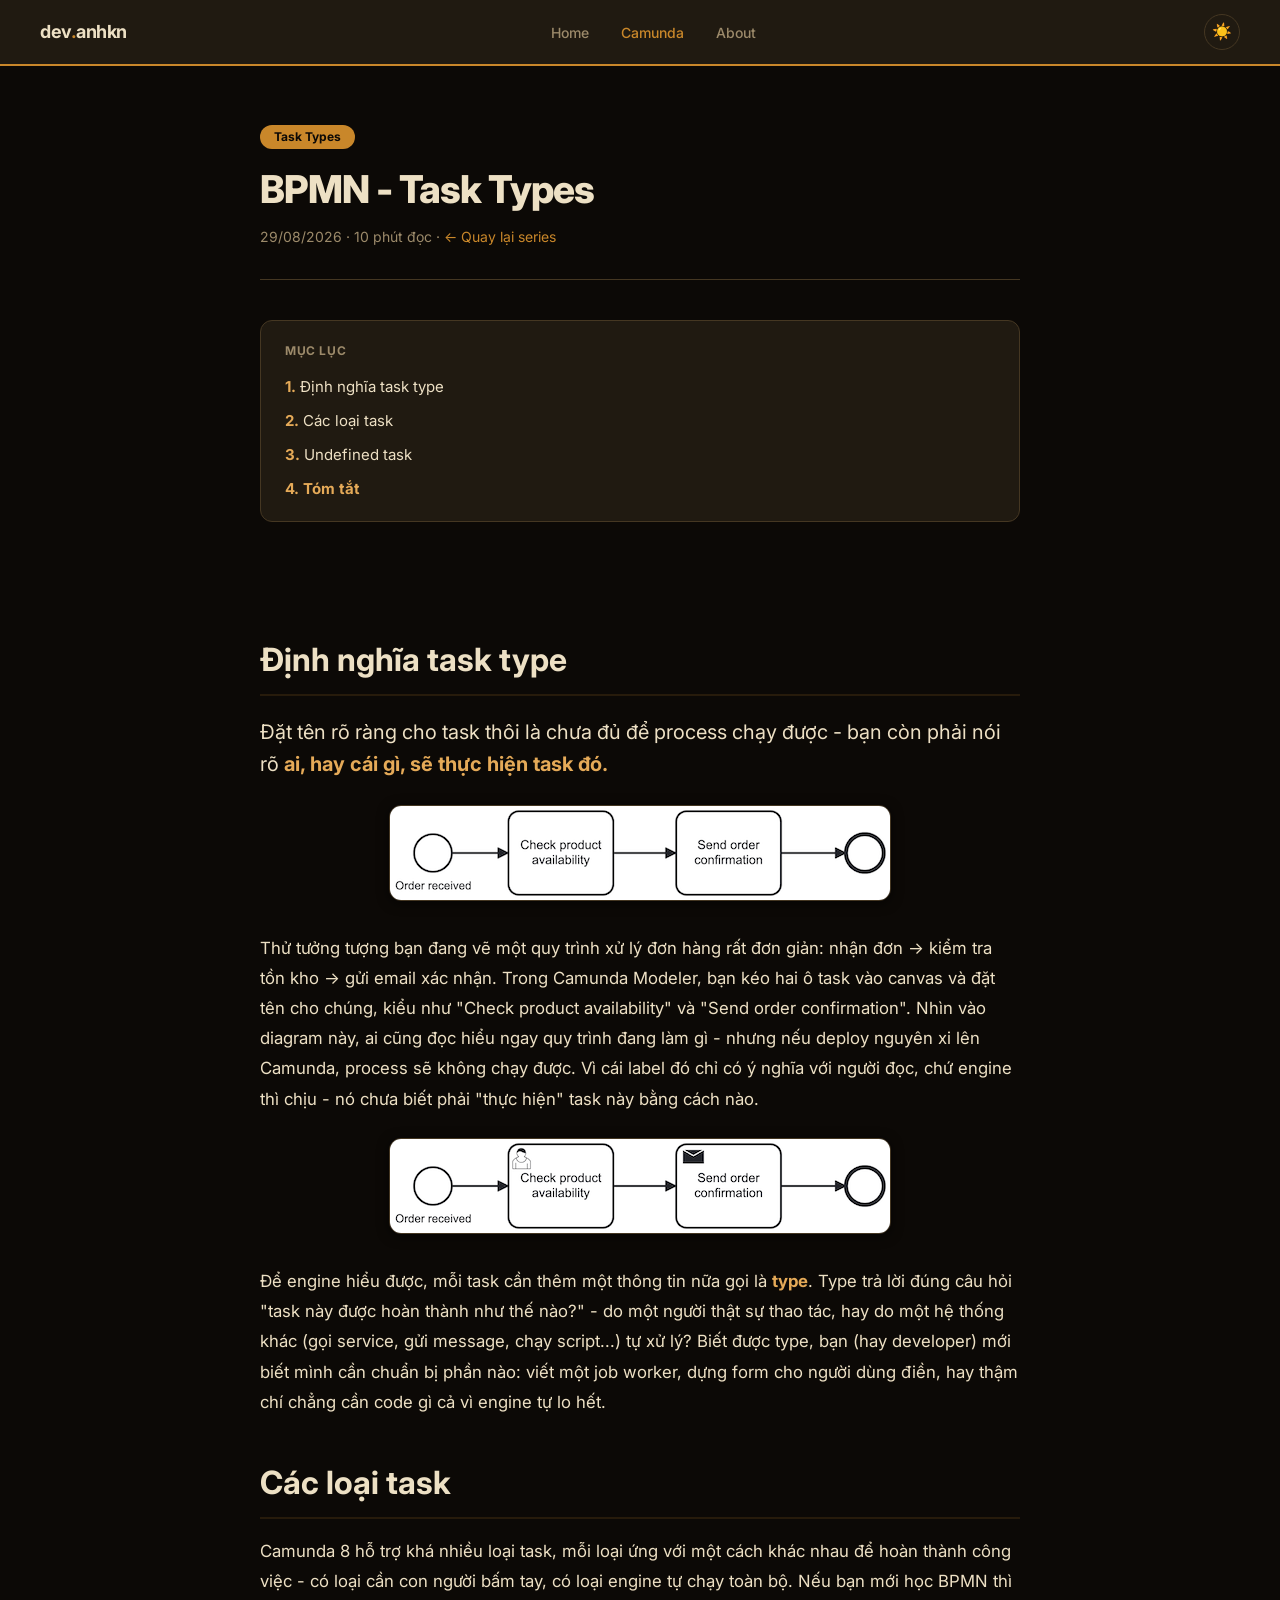
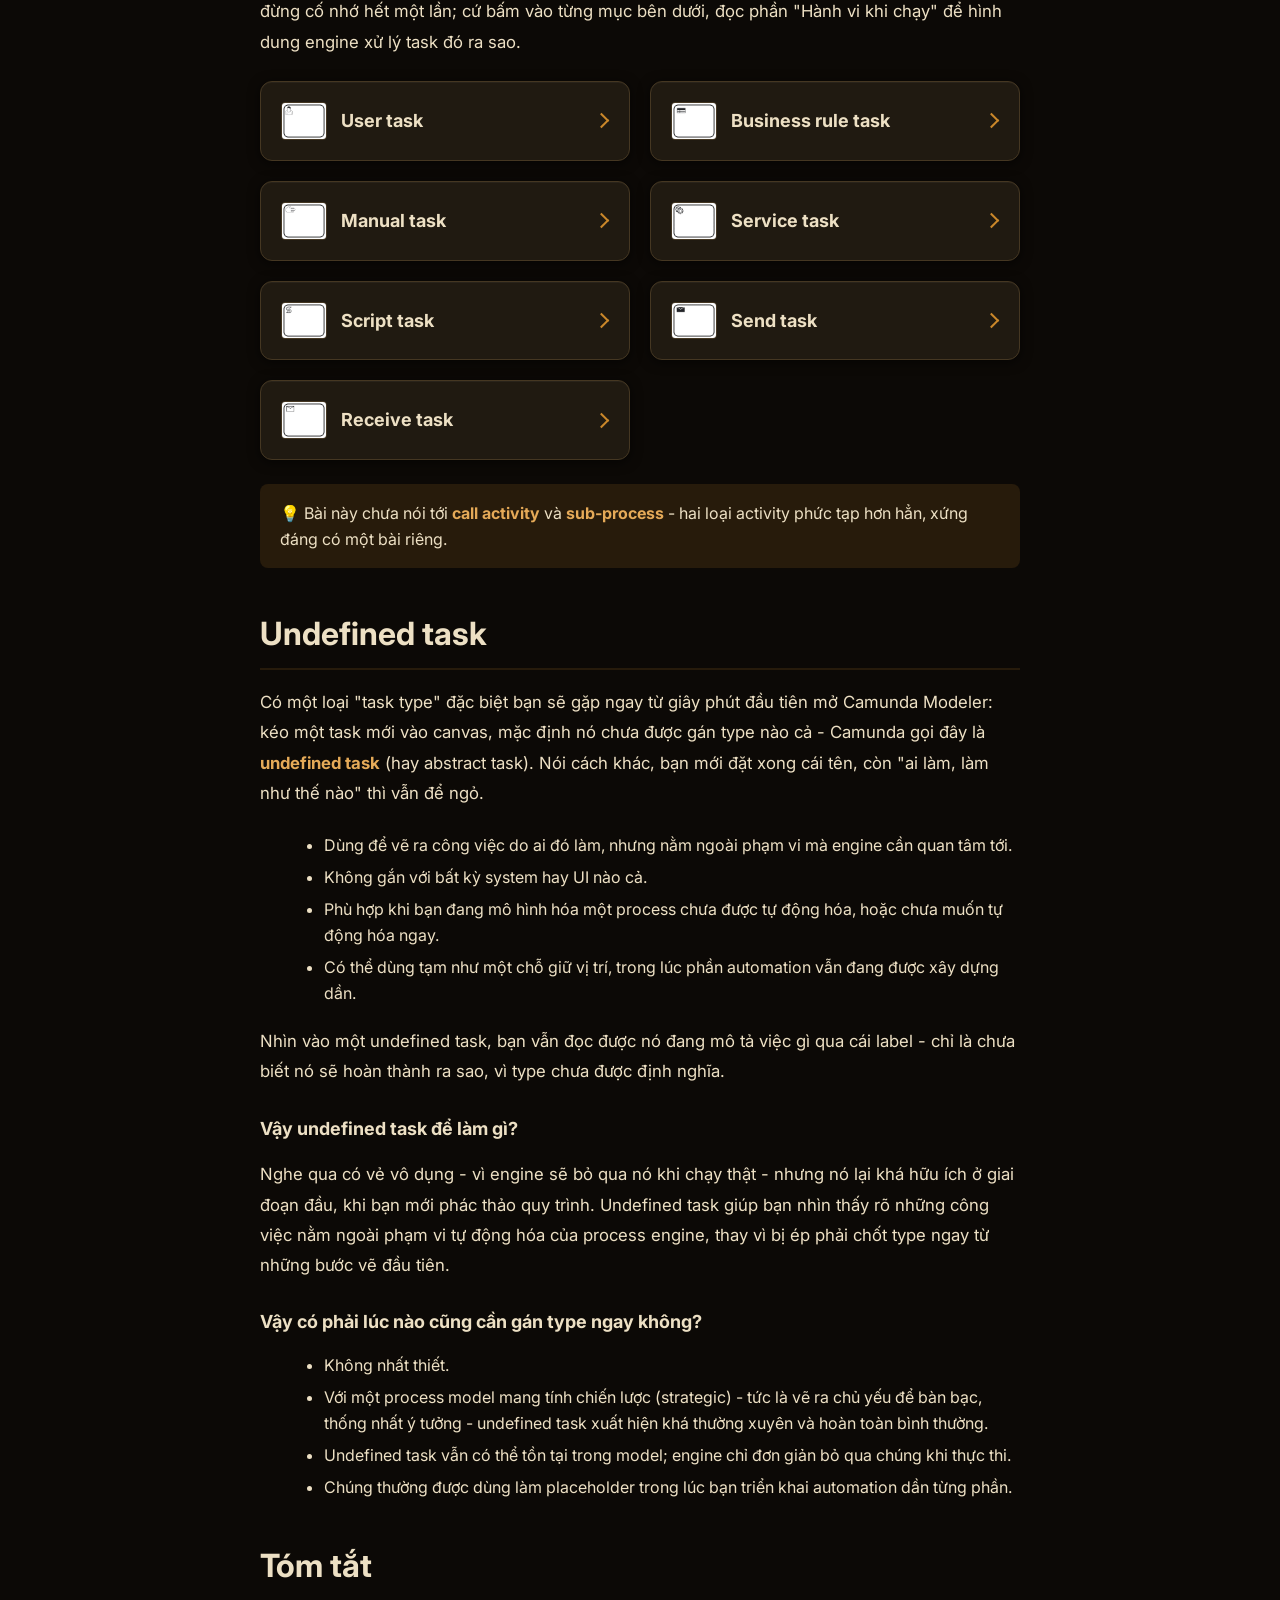
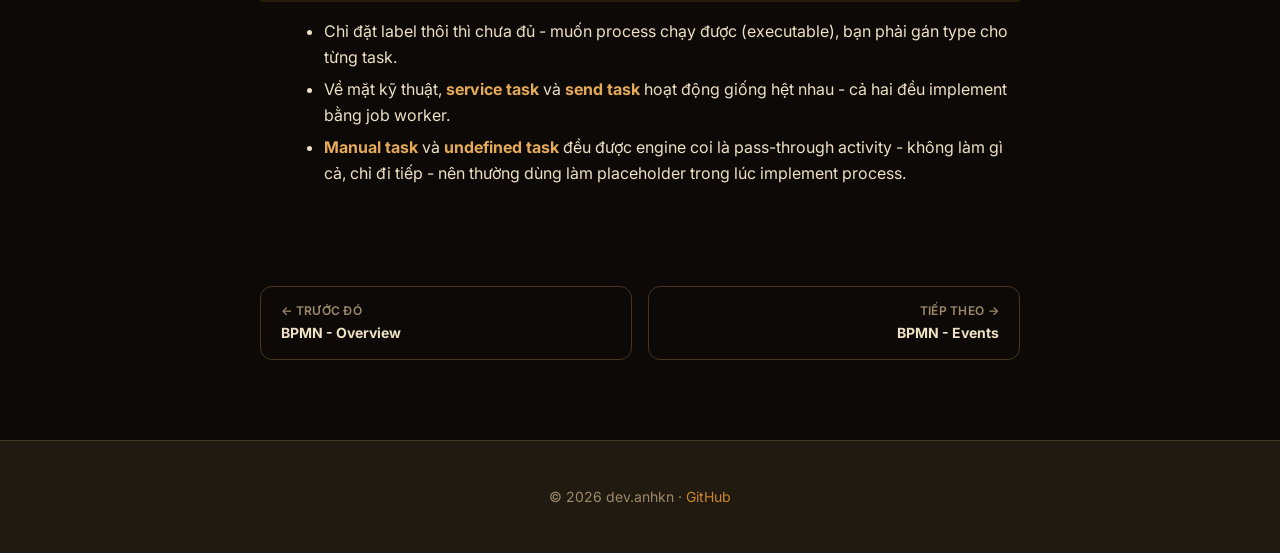
<file: camunda/bpmn-task-types.html>
<!DOCTYPE html>
<html lang="vi">
<head>
  <meta charset="UTF-8">
  <script>try{if(localStorage.getItem("theme")==="light")document.documentElement.setAttribute("data-theme","light")}catch(e){}</script>
  <meta name="viewport" content="width=device-width, initial-scale=1.0">
  <title>BPMN - Task Types | dev.anhkn</title>
  <meta name="description" content="User task, service task, business rule task, script task... - khi nào dùng loại nào và task chạy ra sao.">
  <link rel="stylesheet" href="../shared/theme.css">
</head>
<body>

<header id="site-header"></header>

<main>

  <div class="article-header">
    <span class="article-day">Task Types</span>
    <h1>BPMN - Task Types</h1>
    <p class="meta">29/08/2026 · 10 phút đọc · <a href="index.html">← Quay lại series</a></p>
  </div>

  <nav class="toc" aria-label="Mục lục bài viết">
    <p class="toc-title">Mục lục</p>
    <ol>
      <li><a href="#dinh-nghia-task-type">Định nghĩa task type</a></li>
      <li><a href="#cac-loai-task">Các loại task</a></li>
      <li><a href="#undefined-task">Undefined task</a></li>
      <li><a href="#tom-tat">Tóm tắt</a></li>
    </ol>
  </nav>

  <div class="article-body">

    <h2 id="dinh-nghia-task-type">Định nghĩa task type</h2>
    <p class="lead">Đặt tên rõ ràng cho task thôi là chưa đủ để process chạy được - bạn còn phải nói rõ <strong>ai, hay cái gì, sẽ thực hiện task đó.</strong></p>
    <img src="images/bpmn-task-types/label-your-bpmn-elements.png" alt="Đặt label rõ ràng cho các BPMN element" class="article-hero-img is-native">
    <p>Thử tưởng tượng bạn đang vẽ một quy trình xử lý đơn hàng rất đơn giản: nhận đơn → kiểm tra tồn kho → gửi email xác nhận. Trong Camunda Modeler, bạn kéo hai ô task vào canvas và đặt tên cho chúng, kiểu như "Check product availability" và "Send order confirmation". Nhìn vào diagram này, ai cũng đọc hiểu ngay quy trình đang làm gì - nhưng nếu deploy nguyên xi lên Camunda, process sẽ không chạy được. Vì cái label đó chỉ có ý nghĩa với người đọc, chứ engine thì chịu - nó chưa biết phải "thực hiện" task này bằng cách nào.</p>

    <img src="images/bpmn-task-types/how-will-this-task-be-completed.png" alt="Task này sẽ được hoàn thành như thế nào?" class="article-hero-img is-native">
    <p>Để engine hiểu được, mỗi task cần thêm một thông tin nữa gọi là <strong>type</strong>. Type trả lời đúng câu hỏi "task này được hoàn thành như thế nào?" - do một người thật sự thao tác, hay do một hệ thống khác (gọi service, gửi message, chạy script...) tự xử lý? Biết được type, bạn (hay developer) mới biết mình cần chuẩn bị phần nào: viết một job worker, dựng form cho người dùng điền, hay thậm chí chẳng cần code gì cả vì engine tự lo hết.</p>

    <h2 id="cac-loai-task">Các loại task</h2>
    <p>Camunda 8 hỗ trợ khá nhiều loại task, mỗi loại ứng với một cách khác nhau để hoàn thành công việc - có loại cần con người bấm tay, có loại engine tự chạy toàn bộ. Nếu bạn mới học BPMN thì đừng cố nhớ hết một lần; cứ bấm vào từng mục bên dưới, đọc phần "Hành vi khi chạy" để hình dung engine xử lý task đó ra sao.</p>

    <div class="task-card-grid">

      <details class="task-card">
        <summary class="task-card-head">
          <img src="images/bpmn-task-types/user-task.png" alt="Icon user task trong BPMN" class="task-card-icon">
          <h3>User task</h3>
          <span class="task-card-toggle" aria-hidden="true"></span>
        </summary>
        <div class="task-card-body">
          <p><strong>Mô tả:</strong> dùng cho công việc cần một người thật sự thao tác mới xong - ví dụ nhân viên bấm duyệt đơn hàng.</p>
          <p><strong>Hành vi khi chạy:</strong> khi process instance chạy tới đây, Camunda tạo ra một user task instance rồi dừng lại chờ, giống như vừa có một việc mới xuất hiện trong hộp thư công việc của ai đó. Task này có thể hiện lên trong Tasklist (giao diện có sẵn của Camunda) hoặc một ứng dụng bạn tự viết, tùy vào cách bạn config.</p>
        </div>
      </details>

      <details class="task-card">
        <summary class="task-card-head">
          <img src="images/bpmn-task-types/business-rule-task.png" alt="Icon business rule task trong BPMN" class="task-card-icon">
          <h3>Business rule task</h3>
          <span class="task-card-toggle" aria-hidden="true"></span>
        </summary>
        <div class="task-card-body">
          <p><strong>Mô tả:</strong> dùng khi cần áp dụng một quy tắc nghiệp vụ để ra quyết định - ví dụ tính mức giảm giá theo hạng thành viên. Quy tắc này thường được mô hình hóa bằng <strong>DMN</strong> (Decision Model and Notation) thay vì viết code.</p>
          <p><strong>Hành vi khi chạy:</strong> khi token tới business rule task, decision engine nội bộ tự evaluate decision đó. Có kết quả xong là process instance đi tiếp ngay, không cần chờ ai cả.</p>
        </div>
      </details>

      <details class="task-card">
        <summary class="task-card-head">
          <img src="images/bpmn-task-types/manual-task.png" alt="Icon manual task trong BPMN" class="task-card-icon">
          <h3>Manual task</h3>
          <span class="task-card-toggle" aria-hidden="true"></span>
        </summary>
        <div class="task-card-body">
          <p><strong>Mô tả:</strong> dùng cho công việc con người làm nhưng nằm ngoài tầm với của engine - ví dụ nhân viên gọi điện xác nhận với khách qua điện thoại bàn. Engine không cần biết ai làm, cũng chẳng có form hay hệ thống nào gắn với nó cả.</p>
          <p><strong>Hành vi khi chạy:</strong> khi token tới manual task, process instance tự động đi tiếp ngay, không dừng lại chờ gì hết. Với engine, manual task chỉ là một pass-through activity - một trạm đi ngang qua - nên thường được dùng làm placeholder trong lúc implement process.</p>
        </div>
      </details>

      <details class="task-card">
        <summary class="task-card-head">
          <img src="images/bpmn-task-types/service-task.png" alt="Icon service task trong BPMN" class="task-card-icon">
          <h3>Service task</h3>
          <span class="task-card-toggle" aria-hidden="true"></span>
        </summary>
        <div class="task-card-body">
          <p><strong>Mô tả:</strong> dùng cho việc engine tự động giao cho một hệ thống khác xử lý - ví dụ gọi API kiểm tra tồn kho trong kho hàng. Engine không tự làm việc đó, mà delegate cho một IT system khác - có thể là messaging service như Slack, CRM như Salesforce, hoặc một hệ thống bạn tự viết.</p>
          <p><strong>Hành vi khi chạy:</strong> khi token tới service task, process dừng lại chờ hệ thống bên ngoài xử lý xong rồi mới đi tiếp.</p>
        </div>
      </details>

      <details class="task-card">
        <summary class="task-card-head">
          <img src="images/bpmn-task-types/script-task.png" alt="Icon script task trong BPMN" class="task-card-icon">
          <h3>Script task</h3>
          <span class="task-card-toggle" aria-hidden="true"></span>
        </summary>
        <div class="task-card-body">
          <p><strong>Mô tả:</strong> dùng khi chỉ cần chạy một đoạn logic tính toán nhỏ, không cần gọi hệ thống bên ngoài - ví dụ tính lại tổng tiền đơn hàng sau khi áp mã giảm giá.</p>
          <p><strong>Hành vi khi chạy:</strong> khi process instance tới script task, Camunda 8 có thể tự evaluate trực tiếp một FEEL expression, không cần code riêng. Nếu logic phức tạp hơn, bạn vẫn có thể dùng job worker cho script task - lúc đó nó hoạt động y hệt service task.</p>
        </div>
      </details>

      <details class="task-card">
        <summary class="task-card-head">
          <img src="images/bpmn-task-types/send-task.png" alt="Icon send task trong BPMN" class="task-card-icon">
          <h3>Send task</h3>
          <span class="task-card-toggle" aria-hidden="true"></span>
        </summary>
        <div class="task-card-body">
          <p><strong>Mô tả:</strong> dùng khi việc cần làm là gửi một message ra ngoài - ví dụ gửi email xác nhận đơn hàng cho khách.</p>
          <p><strong>Hành vi khi chạy:</strong> khi token tới send task, process instance gửi một message tới hệ thống bên ngoài rồi đi tiếp. Về mặt kỹ thuật, cách implement giống hệt service task.</p>
        </div>
      </details>

      <details class="task-card">
        <summary class="task-card-head">
          <img src="images/bpmn-task-types/receive-task.png" alt="Icon receive task trong BPMN" class="task-card-icon">
          <h3>Receive task</h3>
          <span class="task-card-toggle" aria-hidden="true"></span>
        </summary>
        <div class="task-card-body">
          <p><strong>Mô tả:</strong> ngược lại với send task - dùng khi process cần dừng lại chờ nhận một message cụ thể, ví dụ chờ webhook báo khách đã thanh toán thành công.</p>
          <p><strong>Hành vi khi chạy:</strong> receive task tham chiếu tới một message cụ thể, nên process instance sẽ đứng yên tại đây cho tới khi message mong đợi được nhận thì mới đi tiếp.</p>
        </div>
      </details>

    </div>

    <blockquote>💡 Bài này chưa nói tới <strong>call activity</strong> và <strong>sub-process</strong> - hai loại activity phức tạp hơn hẳn, xứng đáng có một bài riêng.</blockquote>

    <h2 id="undefined-task">Undefined task</h2>
    <p>Có một loại "task type" đặc biệt bạn sẽ gặp ngay từ giây phút đầu tiên mở Camunda Modeler: kéo một task mới vào canvas, mặc định nó chưa được gán type nào cả - Camunda gọi đây là <strong>undefined task</strong> (hay abstract task). Nói cách khác, bạn mới đặt xong cái tên, còn "ai làm, làm như thế nào" thì vẫn để ngỏ.</p>
    <ul>
      <li>Dùng để vẽ ra công việc do ai đó làm, nhưng nằm ngoài phạm vi mà engine cần quan tâm tới.</li>
      <li>Không gắn với bất kỳ system hay UI nào cả.</li>
      <li>Phù hợp khi bạn đang mô hình hóa một process chưa được tự động hóa, hoặc chưa muốn tự động hóa ngay.</li>
      <li>Có thể dùng tạm như một chỗ giữ vị trí, trong lúc phần automation vẫn đang được xây dựng dần.</li>
    </ul>
    <p>Nhìn vào một undefined task, bạn vẫn đọc được nó đang mô tả việc gì qua cái label - chỉ là chưa biết nó sẽ hoàn thành ra sao, vì type chưa được định nghĩa.</p>

    <h3>Vậy undefined task để làm gì?</h3>
    <p>Nghe qua có vẻ vô dụng - vì engine sẽ bỏ qua nó khi chạy thật - nhưng nó lại khá hữu ích ở giai đoạn đầu, khi bạn mới phác thảo quy trình. Undefined task giúp bạn nhìn thấy rõ những công việc nằm ngoài phạm vi tự động hóa của process engine, thay vì bị ép phải chốt type ngay từ những bước vẽ đầu tiên.</p>

    <h3>Vậy có phải lúc nào cũng cần gán type ngay không?</h3>
    <ul>
      <li>Không nhất thiết.</li>
      <li>Với một process model mang tính chiến lược (strategic) - tức là vẽ ra chủ yếu để bàn bạc, thống nhất ý tưởng - undefined task xuất hiện khá thường xuyên và hoàn toàn bình thường.</li>
      <li>Undefined task vẫn có thể tồn tại trong model; engine chỉ đơn giản bỏ qua chúng khi thực thi.</li>
      <li>Chúng thường được dùng làm placeholder trong lúc bạn triển khai automation dần từng phần.</li>
    </ul>

    <h2 id="tom-tat">Tóm tắt</h2>
    <ul>
      <li>Chỉ đặt label thôi thì chưa đủ - muốn process chạy được (executable), bạn phải gán type cho từng task.</li>
      <li>Về mặt kỹ thuật, <strong>service task</strong> và <strong>send task</strong> hoạt động giống hệt nhau - cả hai đều implement bằng job worker.</li>
      <li><strong>Manual task</strong> và <strong>undefined task</strong> đều được engine coi là pass-through activity - không làm gì cả, chỉ đi tiếp - nên thường dùng làm placeholder trong lúc implement process.</li>
    </ul>

  </div>

  <!-- Navigation -->
  <div class="article-nav">
    <a href="bpmn-overview.html" class="prev">
      <span class="nav-label">← Trước đó</span>
      <strong>BPMN - Overview</strong>
    </a>
    <a href="bpmn-events.html" class="next">
      <span class="nav-label">Tiếp theo →</span>
      <strong>BPMN - Events</strong>
    </a>
  </div>

</main>

<footer id="site-footer"></footer>

<script src="../shared/site.js"></script>
</body>
</html>
</file>
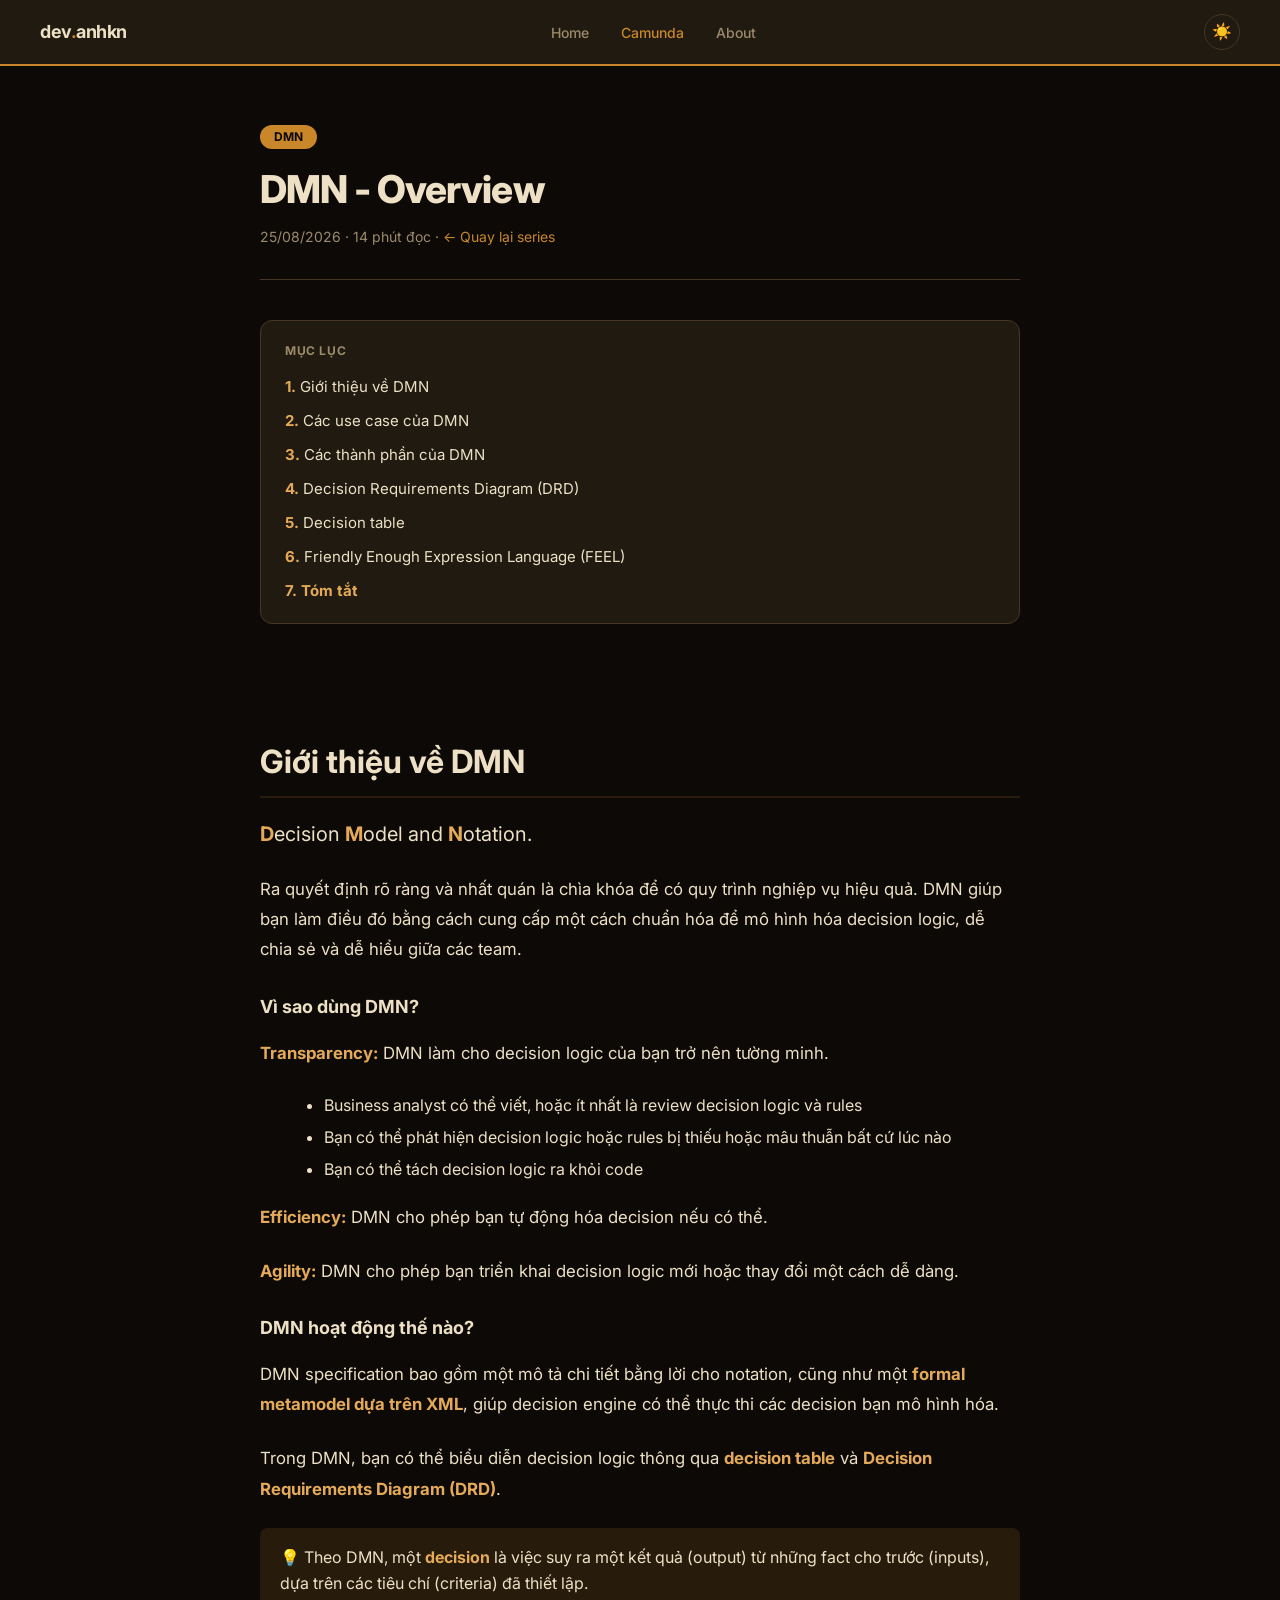
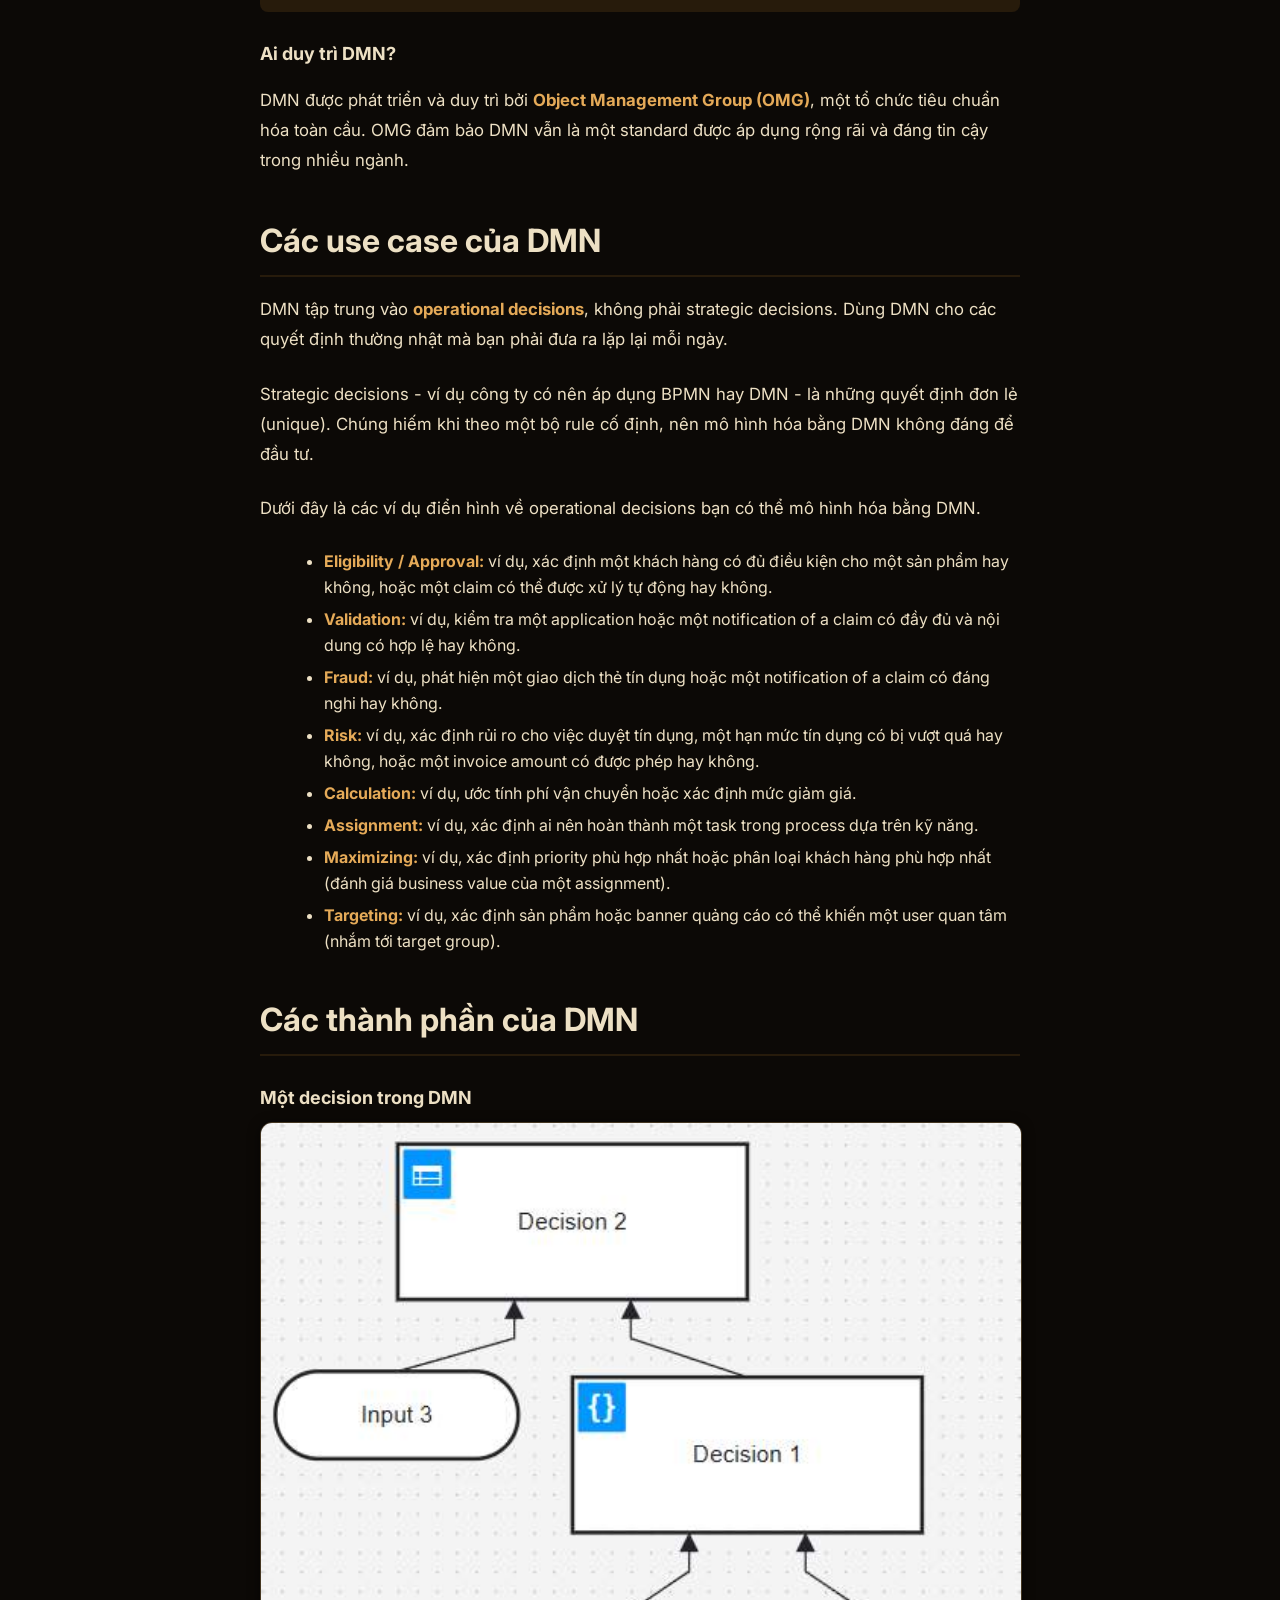
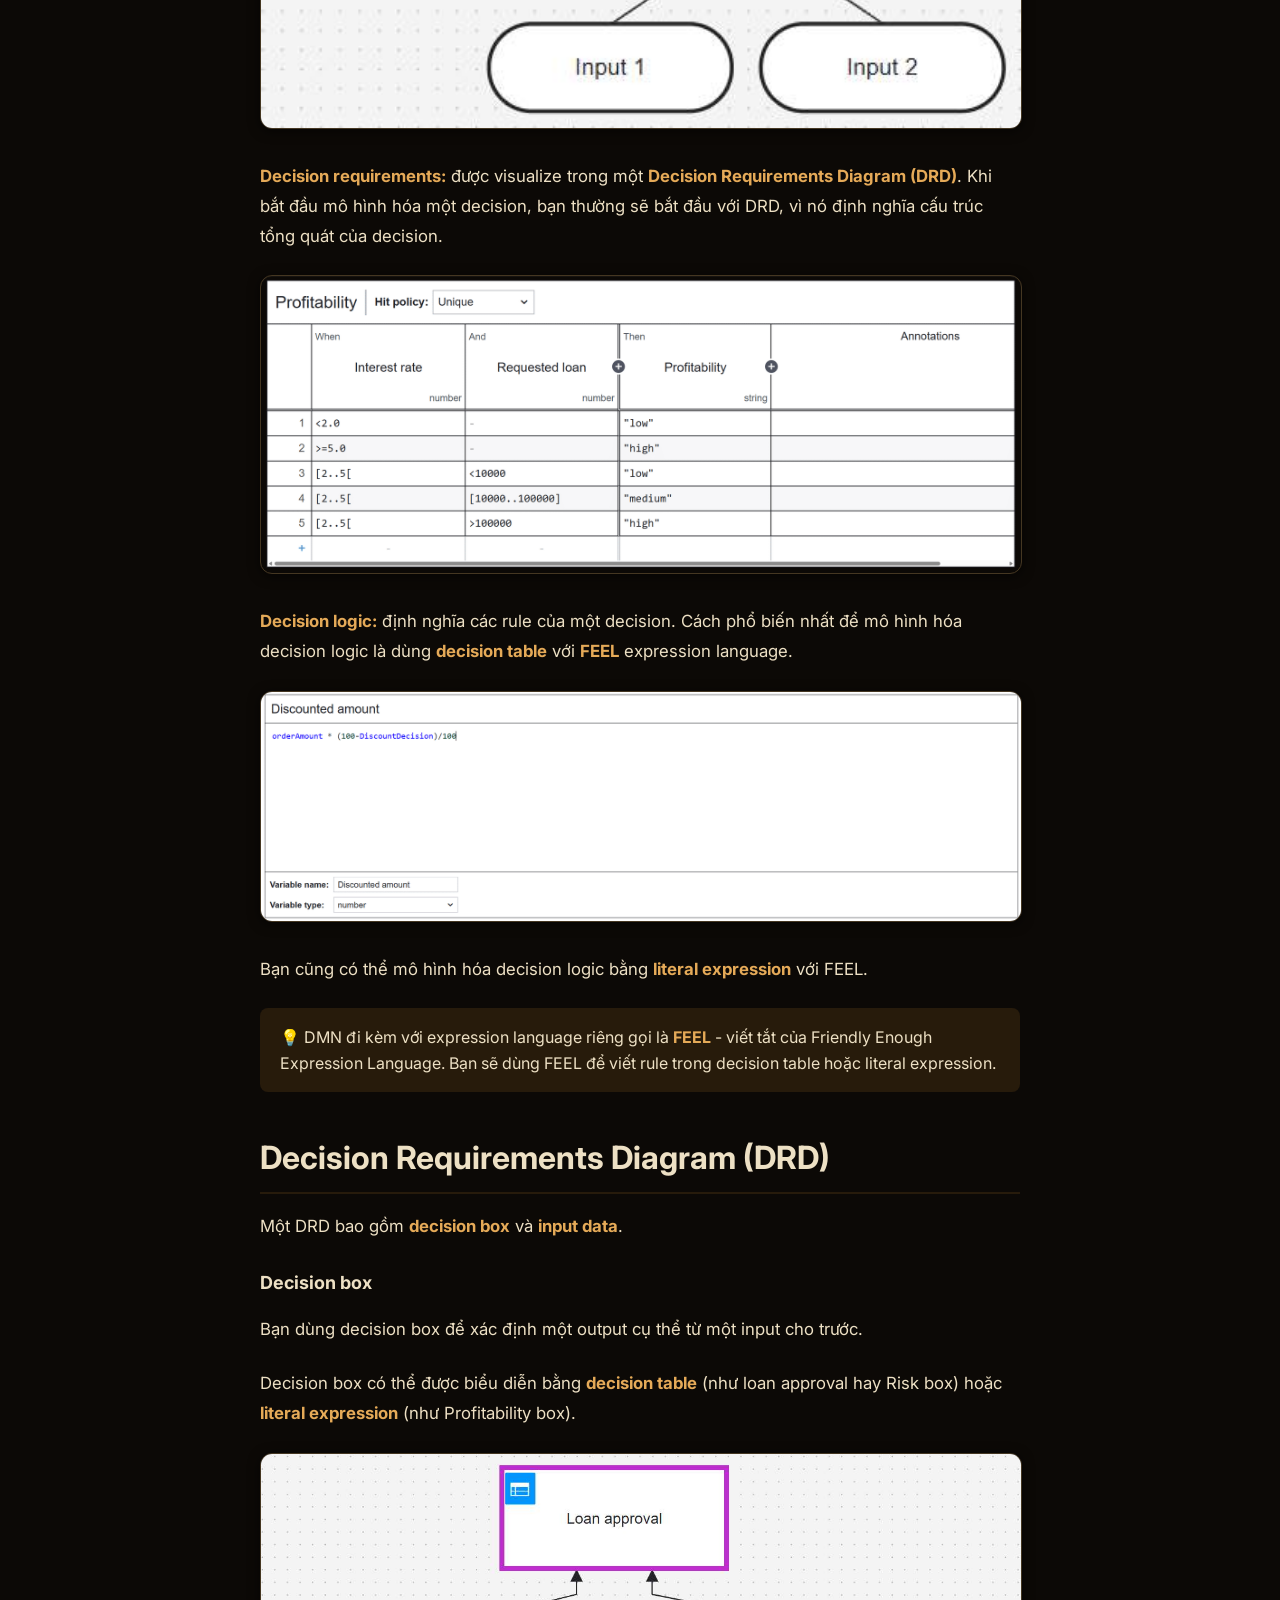
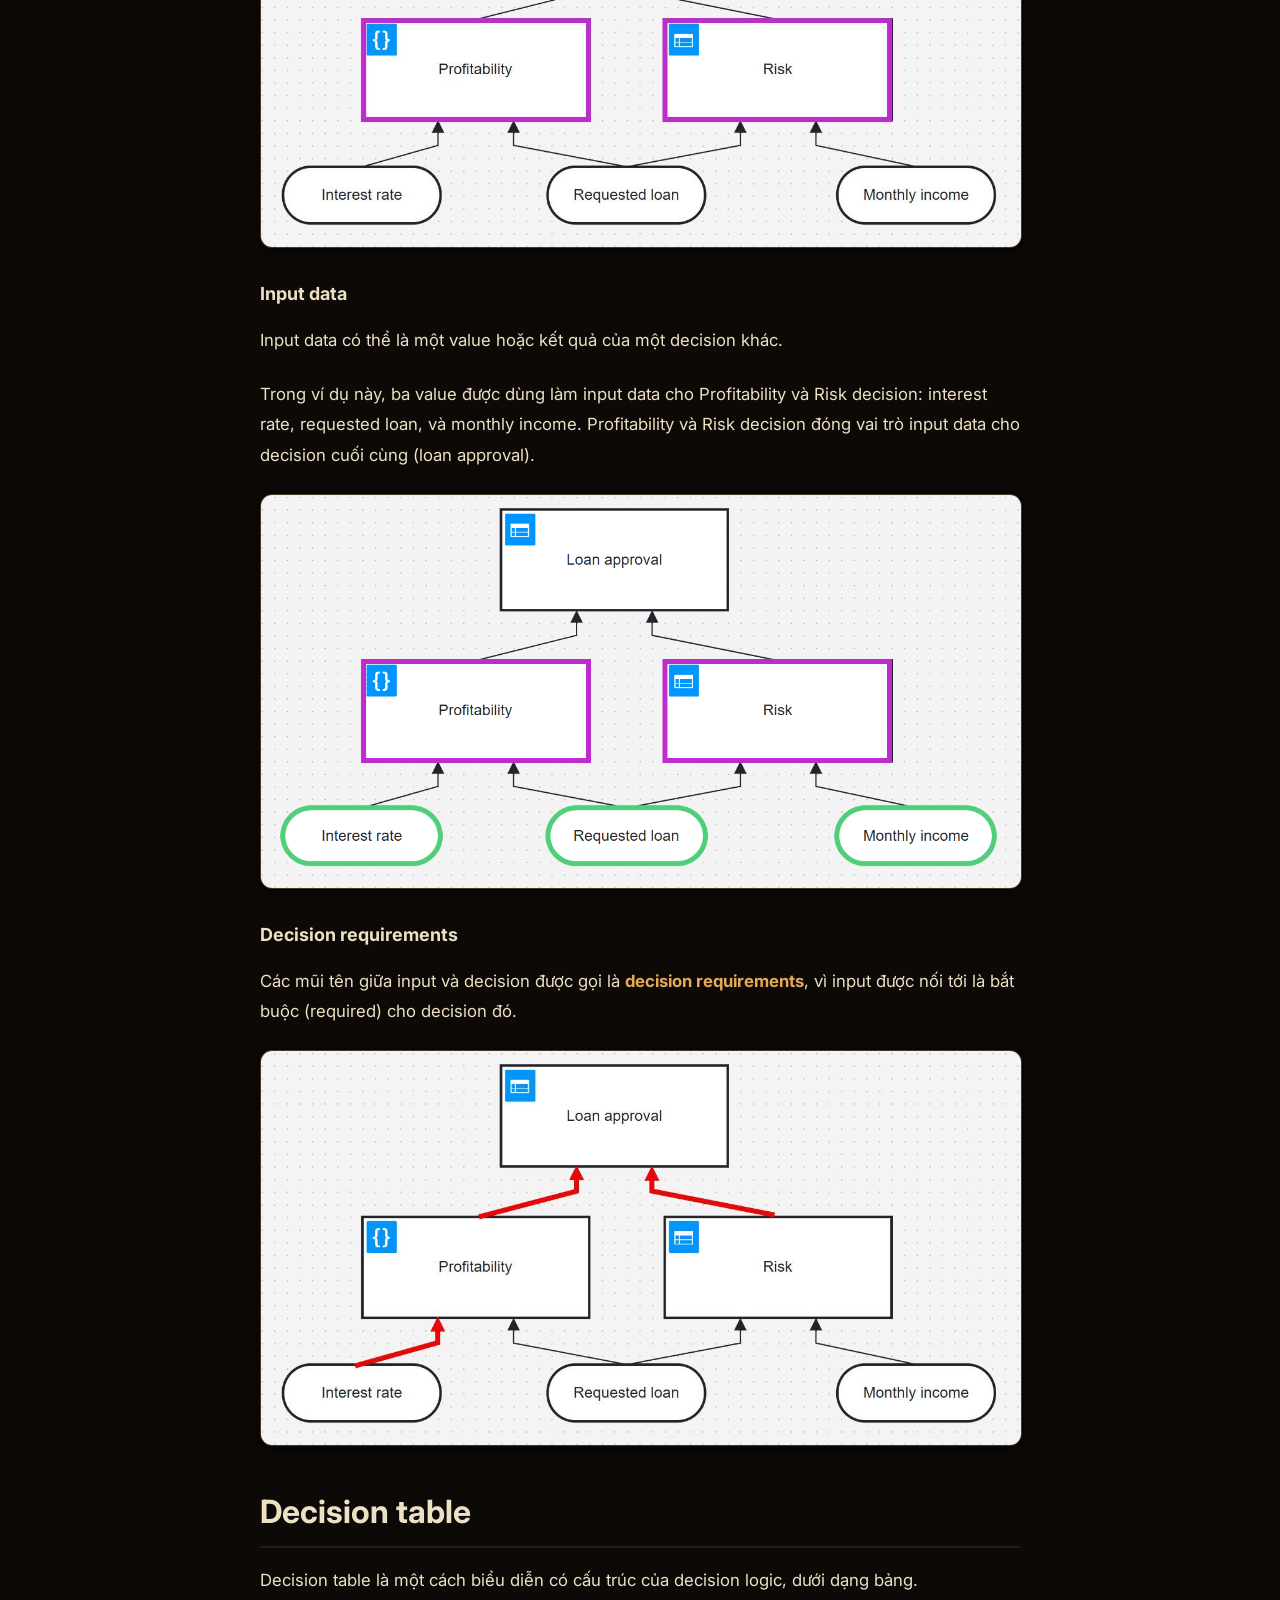
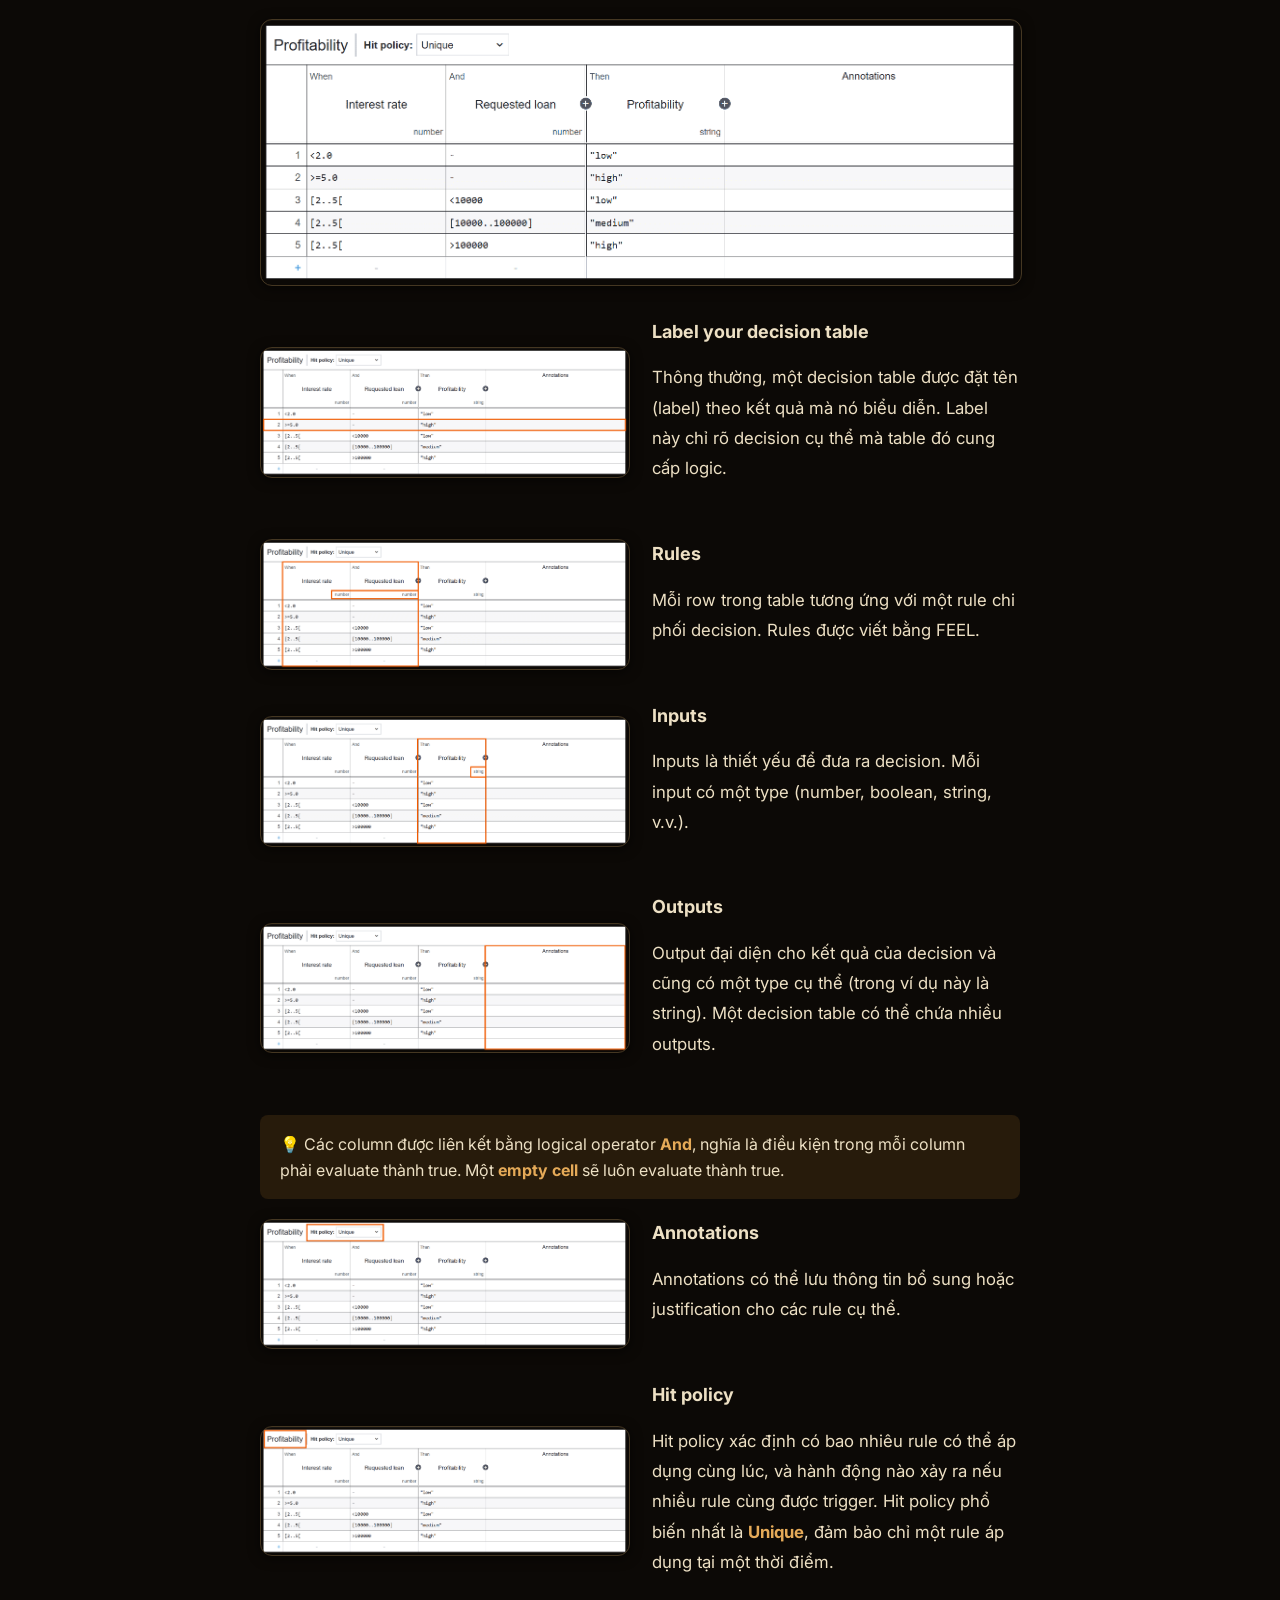
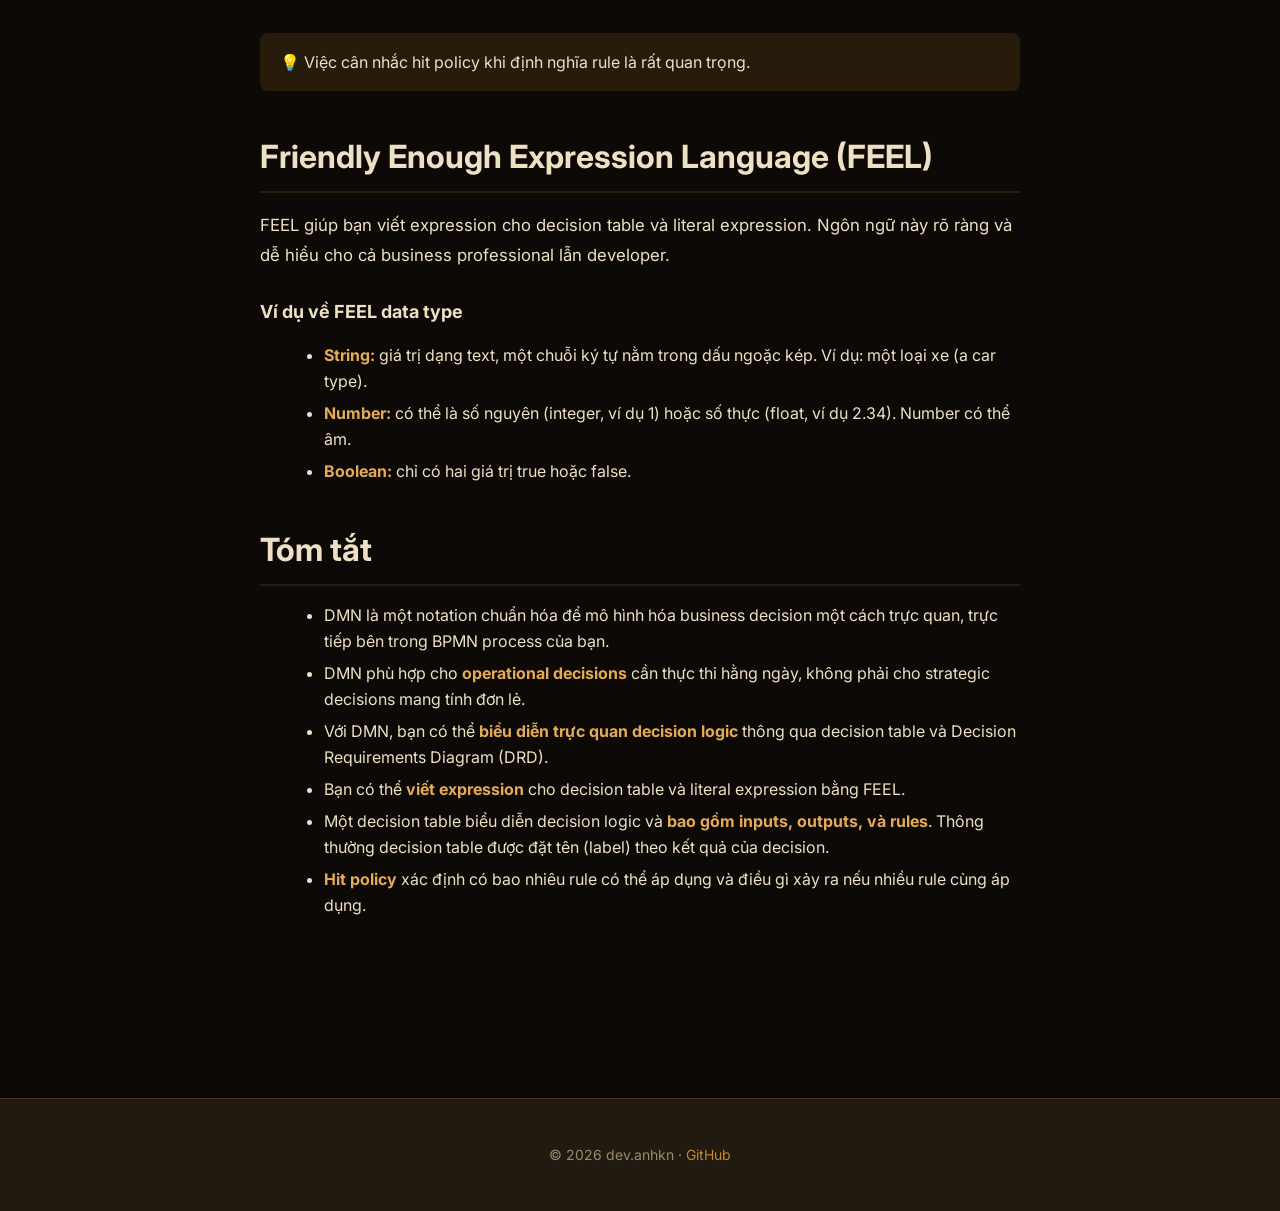
<file: camunda/dmn-overview.html>
<!DOCTYPE html>
<html lang="vi">
<head>
  <meta charset="UTF-8">
  <script>try{if(localStorage.getItem("theme")==="light")document.documentElement.setAttribute("data-theme","light")}catch(e){}</script>
  <meta name="viewport" content="width=device-width, initial-scale=1.0">
  <title>DMN - Overview | dev.anhkn</title>
  <meta name="description" content="Decision table, DRD, FEEL - mô hình hóa decision logic bên cạnh BPMN process.">
  <link rel="stylesheet" href="../shared/theme.css">
</head>
<body>

<header id="site-header"></header>

<main>

  <div class="article-header">
    <span class="article-day">DMN</span>
    <h1>DMN - Overview</h1>
    <p class="meta">25/08/2026 · 14 phút đọc · <a href="index.html">← Quay lại series</a></p>
  </div>

  <nav class="toc" aria-label="Mục lục bài viết">
    <p class="toc-title">Mục lục</p>
    <ol>
      <li><a href="#gioi-thieu-ve-dmn">Giới thiệu về DMN</a></li>
      <li><a href="#cac-use-case-cua-dmn">Các use case của DMN</a></li>
      <li><a href="#cac-thanh-phan-cua-dmn">Các thành phần của DMN</a></li>
      <li><a href="#decision-requirements-diagram-drd">Decision Requirements Diagram (DRD)</a></li>
      <li><a href="#decision-table">Decision table</a></li>
      <li><a href="#friendly-enough-expression-language-feel">Friendly Enough Expression Language (FEEL)</a></li>
      <li><a href="#tom-tat">Tóm tắt</a></li>
    </ol>
  </nav>

  <div class="article-body">

    <h2 id="gioi-thieu-ve-dmn">Giới thiệu về DMN</h2>
    <p class="lead"><strong>D</strong>ecision <strong>M</strong>odel and <strong>N</strong>otation.</p>
    <p>Ra quyết định rõ ràng và nhất quán là chìa khóa để có quy trình nghiệp vụ hiệu quả. DMN giúp bạn làm điều đó bằng cách cung cấp một cách chuẩn hóa để mô hình hóa decision logic, dễ chia sẻ và dễ hiểu giữa các team.</p>

    <h3>Vì sao dùng DMN?</h3>
    <p><strong>Transparency:</strong> DMN làm cho decision logic của bạn trở nên tường minh.</p>
    <ul>
      <li>Business analyst có thể viết, hoặc ít nhất là review decision logic và rules</li>
      <li>Bạn có thể phát hiện decision logic hoặc rules bị thiếu hoặc mâu thuẫn bất cứ lúc nào</li>
      <li>Bạn có thể tách decision logic ra khỏi code</li>
    </ul>
    <p><strong>Efficiency:</strong> DMN cho phép bạn tự động hóa decision nếu có thể.</p>
    <p><strong>Agility:</strong> DMN cho phép bạn triển khai decision logic mới hoặc thay đổi một cách dễ dàng.</p>

    <h3>DMN hoạt động thế nào?</h3>
    <p>DMN specification bao gồm một mô tả chi tiết bằng lời cho notation, cũng như một <strong>formal metamodel dựa trên XML</strong>, giúp decision engine có thể thực thi các decision bạn mô hình hóa.</p>
    <p>Trong DMN, bạn có thể biểu diễn decision logic thông qua <strong>decision table</strong> và <strong>Decision Requirements Diagram (DRD)</strong>.</p>

    <blockquote>💡 Theo DMN, một <strong>decision</strong> là việc suy ra một kết quả (output) từ những fact cho trước (inputs), dựa trên các tiêu chí (criteria) đã thiết lập.</blockquote>

    <h3>Ai duy trì DMN?</h3>
    <p>DMN được phát triển và duy trì bởi <strong>Object Management Group (OMG)</strong>, một tổ chức tiêu chuẩn hóa toàn cầu. OMG đảm bảo DMN vẫn là một standard được áp dụng rộng rãi và đáng tin cậy trong nhiều ngành.</p>

    <h2 id="cac-use-case-cua-dmn">Các use case của DMN</h2>
    <p>DMN tập trung vào <strong>operational decisions</strong>, không phải strategic decisions. Dùng DMN cho các quyết định thường nhật mà bạn phải đưa ra lặp lại mỗi ngày.</p>
    <p>Strategic decisions - ví dụ công ty có nên áp dụng BPMN hay DMN - là những quyết định đơn lẻ (unique). Chúng hiếm khi theo một bộ rule cố định, nên mô hình hóa bằng DMN không đáng để đầu tư.</p>
    <p>Dưới đây là các ví dụ điển hình về operational decisions bạn có thể mô hình hóa bằng DMN.</p>
    <ul>
      <li><strong>Eligibility / Approval:</strong> ví dụ, xác định một khách hàng có đủ điều kiện cho một sản phẩm hay không, hoặc một claim có thể được xử lý tự động hay không.</li>
      <li><strong>Validation:</strong> ví dụ, kiểm tra một application hoặc một notification of a claim có đầy đủ và nội dung có hợp lệ hay không.</li>
      <li><strong>Fraud:</strong> ví dụ, phát hiện một giao dịch thẻ tín dụng hoặc một notification of a claim có đáng nghi hay không.</li>
      <li><strong>Risk:</strong> ví dụ, xác định rủi ro cho việc duyệt tín dụng, một hạn mức tín dụng có bị vượt quá hay không, hoặc một invoice amount có được phép hay không.</li>
      <li><strong>Calculation:</strong> ví dụ, ước tính phí vận chuyển hoặc xác định mức giảm giá.</li>
      <li><strong>Assignment:</strong> ví dụ, xác định ai nên hoàn thành một task trong process dựa trên kỹ năng.</li>
      <li><strong>Maximizing:</strong> ví dụ, xác định priority phù hợp nhất hoặc phân loại khách hàng phù hợp nhất (đánh giá business value của một assignment).</li>
      <li><strong>Targeting:</strong> ví dụ, xác định sản phẩm hoặc banner quảng cáo có thể khiến một user quan tâm (nhắm tới target group).</li>
    </ul>

    <h2 id="cac-thanh-phan-cua-dmn">Các thành phần của DMN</h2>

    <h3>Một decision trong DMN</h3>
    <img src="images/dmn-overview/a-decision-in-dmn.png" alt="Sơ đồ minh họa một decision trong DMN" class="article-hero-img">

    <p><strong>Decision requirements:</strong> được visualize trong một <strong>Decision Requirements Diagram (DRD)</strong>. Khi bắt đầu mô hình hóa một decision, bạn thường sẽ bắt đầu với DRD, vì nó định nghĩa cấu trúc tổng quát của decision.</p>
    <img src="images/dmn-overview/decision-requirements.png" alt="Ví dụ một Decision Requirements Diagram (DRD)" class="article-hero-img">

    <p><strong>Decision logic:</strong> định nghĩa các rule của một decision. Cách phổ biến nhất để mô hình hóa decision logic là dùng <strong>decision table</strong> với <strong>FEEL</strong> expression language.</p>
    <img src="images/dmn-overview/decision-logic.png" alt="Ví dụ decision logic dạng decision table" class="article-hero-img">

    <p>Bạn cũng có thể mô hình hóa decision logic bằng <strong>literal expression</strong> với FEEL.</p>

    <blockquote>💡 DMN đi kèm với expression language riêng gọi là <strong>FEEL</strong> - viết tắt của Friendly Enough Expression Language. Bạn sẽ dùng FEEL để viết rule trong decision table hoặc literal expression.</blockquote>

    <h2 id="decision-requirements-diagram-drd">Decision Requirements Diagram (DRD)</h2>
    <p>Một DRD bao gồm <strong>decision box</strong> và <strong>input data</strong>.</p>

    <h3>Decision box</h3>
    <p>Bạn dùng decision box để xác định một output cụ thể từ một input cho trước.</p>
    <p>Decision box có thể được biểu diễn bằng <strong>decision table</strong> (như loan approval hay Risk box) hoặc <strong>literal expression</strong> (như Profitability box).</p>
    <img src="images/dmn-overview/decision-box.png" alt="Ví dụ decision box trong một DRD" class="article-hero-img">

    <h3>Input data</h3>
    <p>Input data có thể là một value hoặc kết quả của một decision khác.</p>
    <p>Trong ví dụ này, ba value được dùng làm input data cho Profitability và Risk decision: interest rate, requested loan, và monthly income. Profitability và Risk decision đóng vai trò input data cho decision cuối cùng (loan approval).</p>
    <img src="images/dmn-overview/input-data.png" alt="Ví dụ input data trong một DRD" class="article-hero-img">

    <h3>Decision requirements</h3>
    <p>Các mũi tên giữa input và decision được gọi là <strong>decision requirements</strong>, vì input được nối tới là bắt buộc (required) cho decision đó.</p>
    <img src="images/dmn-overview/decision-requirements-2.png" alt="Mũi tên decision requirements nối input data và decision box" class="article-hero-img">

    <h2 id="decision-table">Decision table</h2>
    <p>Decision table là một cách biểu diễn có cấu trúc của decision logic, dưới dạng bảng.</p>
    <img src="images/dmn-overview/decision-table-1.png" alt="Ví dụ tổng quan một decision table" class="article-hero-img">

    <div class="article-columns">
      <img src="images/dmn-overview/label-your-decision-table.png" alt="Ví dụ label của một decision table">
      <div>
        <h3>Label your decision table</h3>
        <p>Thông thường, một decision table được đặt tên (label) theo kết quả mà nó biểu diễn. Label này chỉ rõ decision cụ thể mà table đó cung cấp logic.</p>
      </div>
    </div>

    <div class="article-columns">
      <img src="images/dmn-overview/rules.png" alt="Các rule trong một decision table">
      <div>
        <h3>Rules</h3>
        <p>Mỗi row trong table tương ứng với một rule chi phối decision. Rules được viết bằng FEEL.</p>
      </div>
    </div>

    <div class="article-columns">
      <img src="images/dmn-overview/inputs.png" alt="Các cột input trong một decision table">
      <div>
        <h3>Inputs</h3>
        <p>Inputs là thiết yếu để đưa ra decision. Mỗi input có một type (number, boolean, string, v.v.).</p>
      </div>
    </div>

    <div class="article-columns">
      <img src="images/dmn-overview/outputs.png" alt="Cột output trong một decision table">
      <div>
        <h3>Outputs</h3>
        <p>Output đại diện cho kết quả của decision và cũng có một type cụ thể (trong ví dụ này là string). Một decision table có thể chứa nhiều outputs.</p>
      </div>
    </div>

    <blockquote>💡 Các column được liên kết bằng logical operator <strong>And</strong>, nghĩa là điều kiện trong mỗi column phải evaluate thành true. Một <strong>empty cell</strong> sẽ luôn evaluate thành true.</blockquote>

    <div class="article-columns">
      <img src="images/dmn-overview/annotations.png" alt="Cột annotation trong một decision table">
      <div>
        <h3>Annotations</h3>
        <p>Annotations có thể lưu thông tin bổ sung hoặc justification cho các rule cụ thể.</p>
      </div>
    </div>

    <div class="article-columns">
      <img src="images/dmn-overview/decision-table-2.png" alt="Ví dụ hit policy trong một decision table">
      <div>
        <h3>Hit policy</h3>
        <p>Hit policy xác định có bao nhiêu rule có thể áp dụng cùng lúc, và hành động nào xảy ra nếu nhiều rule cùng được trigger. Hit policy phổ biến nhất là <strong>Unique</strong>, đảm bảo chỉ một rule áp dụng tại một thời điểm.</p>
      </div>
    </div>

    <blockquote>💡 Việc cân nhắc hit policy khi định nghĩa rule là rất quan trọng.</blockquote>

    <h2 id="friendly-enough-expression-language-feel">Friendly Enough Expression Language (FEEL)</h2>
    <p>FEEL giúp bạn viết expression cho decision table và literal expression. Ngôn ngữ này rõ ràng và dễ hiểu cho cả business professional lẫn developer.</p>

    <h3>Ví dụ về FEEL data type</h3>
    <ul>
      <li><strong>String:</strong> giá trị dạng text, một chuỗi ký tự nằm trong dấu ngoặc kép. Ví dụ: một loại xe (a car type).</li>
      <li><strong>Number:</strong> có thể là số nguyên (integer, ví dụ 1) hoặc số thực (float, ví dụ 2.34). Number có thể âm.</li>
      <li><strong>Boolean:</strong> chỉ có hai giá trị true hoặc false.</li>
    </ul>

    <h2 id="tom-tat">Tóm tắt</h2>
    <ul>
      <li>DMN là một notation chuẩn hóa để mô hình hóa business decision một cách trực quan, trực tiếp bên trong BPMN process của bạn.</li>
      <li>DMN phù hợp cho <strong>operational decisions</strong> cần thực thi hằng ngày, không phải cho strategic decisions mang tính đơn lẻ.</li>
      <li>Với DMN, bạn có thể <strong>biểu diễn trực quan decision logic</strong> thông qua decision table và Decision Requirements Diagram (DRD).</li>
      <li>Bạn có thể <strong>viết expression</strong> cho decision table và literal expression bằng FEEL.</li>
      <li>Một decision table biểu diễn decision logic và <strong>bao gồm inputs, outputs, và rules</strong>. Thông thường decision table được đặt tên (label) theo kết quả của decision.</li>
      <li><strong>Hit policy</strong> xác định có bao nhiêu rule có thể áp dụng và điều gì xảy ra nếu nhiều rule cùng áp dụng.</li>
    </ul>

  </div>

  <!-- Navigation -->
  <div class="article-nav">
    <span></span>
    <span></span>
  </div>

</main>

<footer id="site-footer"></footer>

<script src="../shared/site.js"></script>
</body>
</html>
</file>
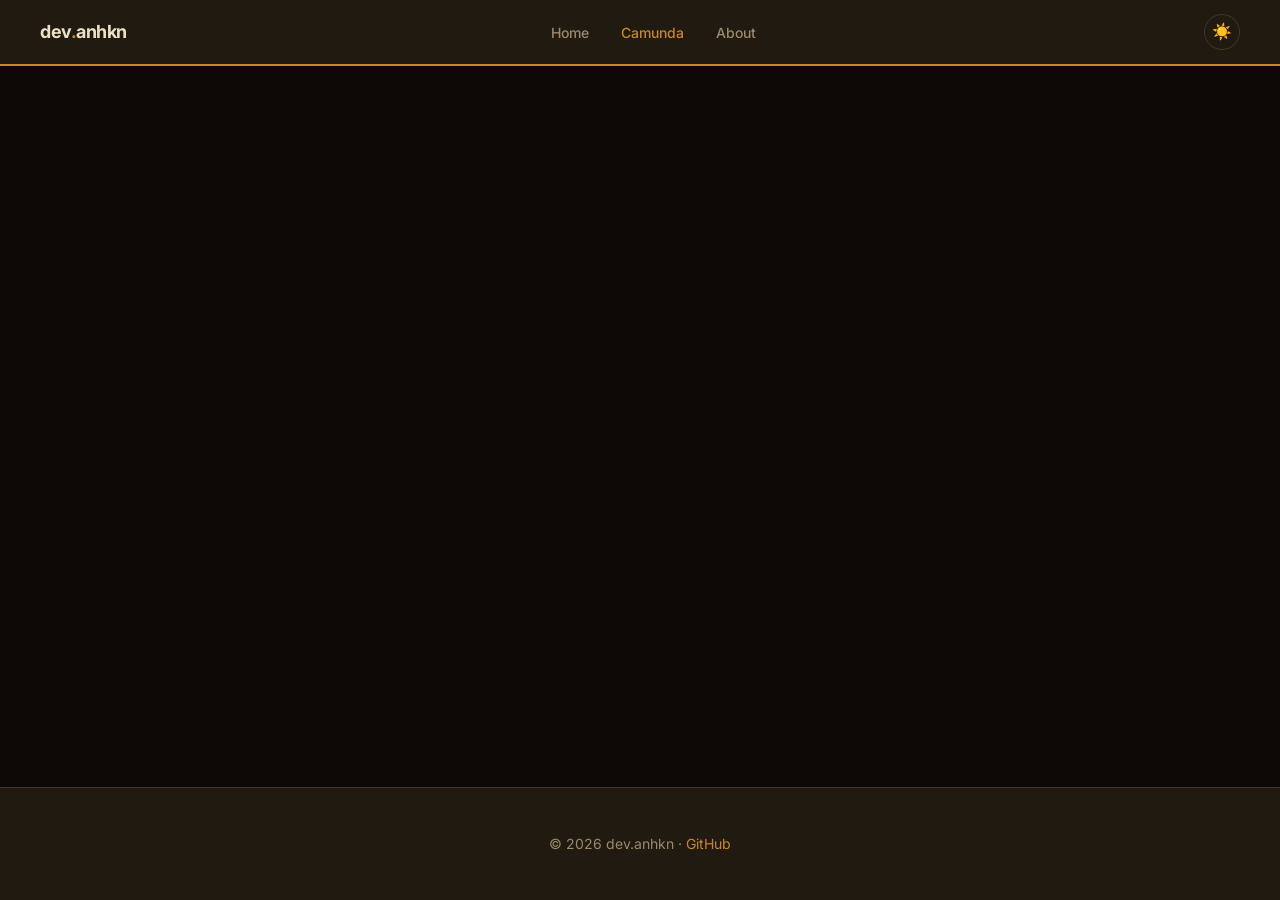
<file: camunda/empty.html>
<!DOCTYPE html>
<html lang="vi">
<head>
  <meta charset="UTF-8">
  <script>try{if(localStorage.getItem("theme")==="light")document.documentElement.setAttribute("data-theme","light")}catch(e){}</script>
  <meta name="viewport" content="width=device-width, initial-scale=1.0">
  <title>dev.anhkn</title>
  <link rel="stylesheet" href="../shared/theme.css">
</head>
<body>

<header id="site-header"></header>

<main>
</main>

<footer id="site-footer"></footer>
<script src="../shared/site.js"></script>
</body>
</html>
</file>
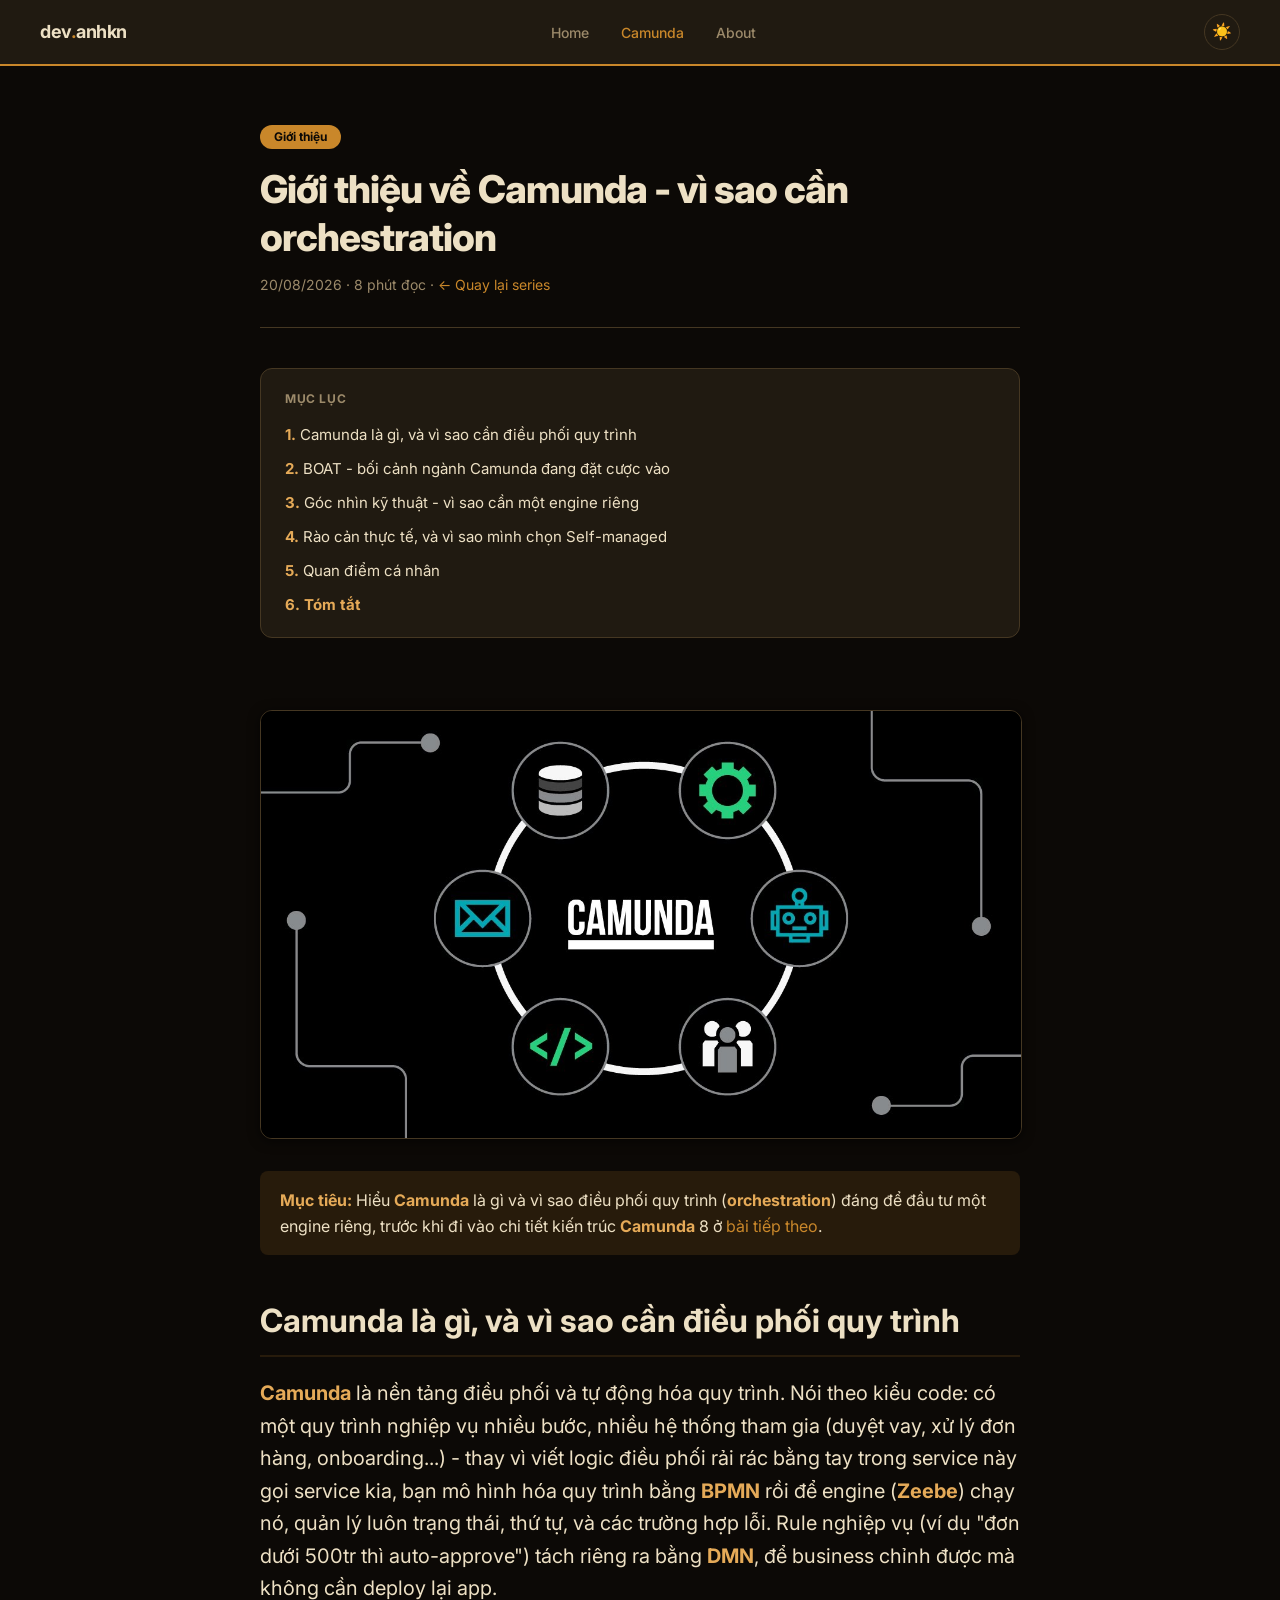
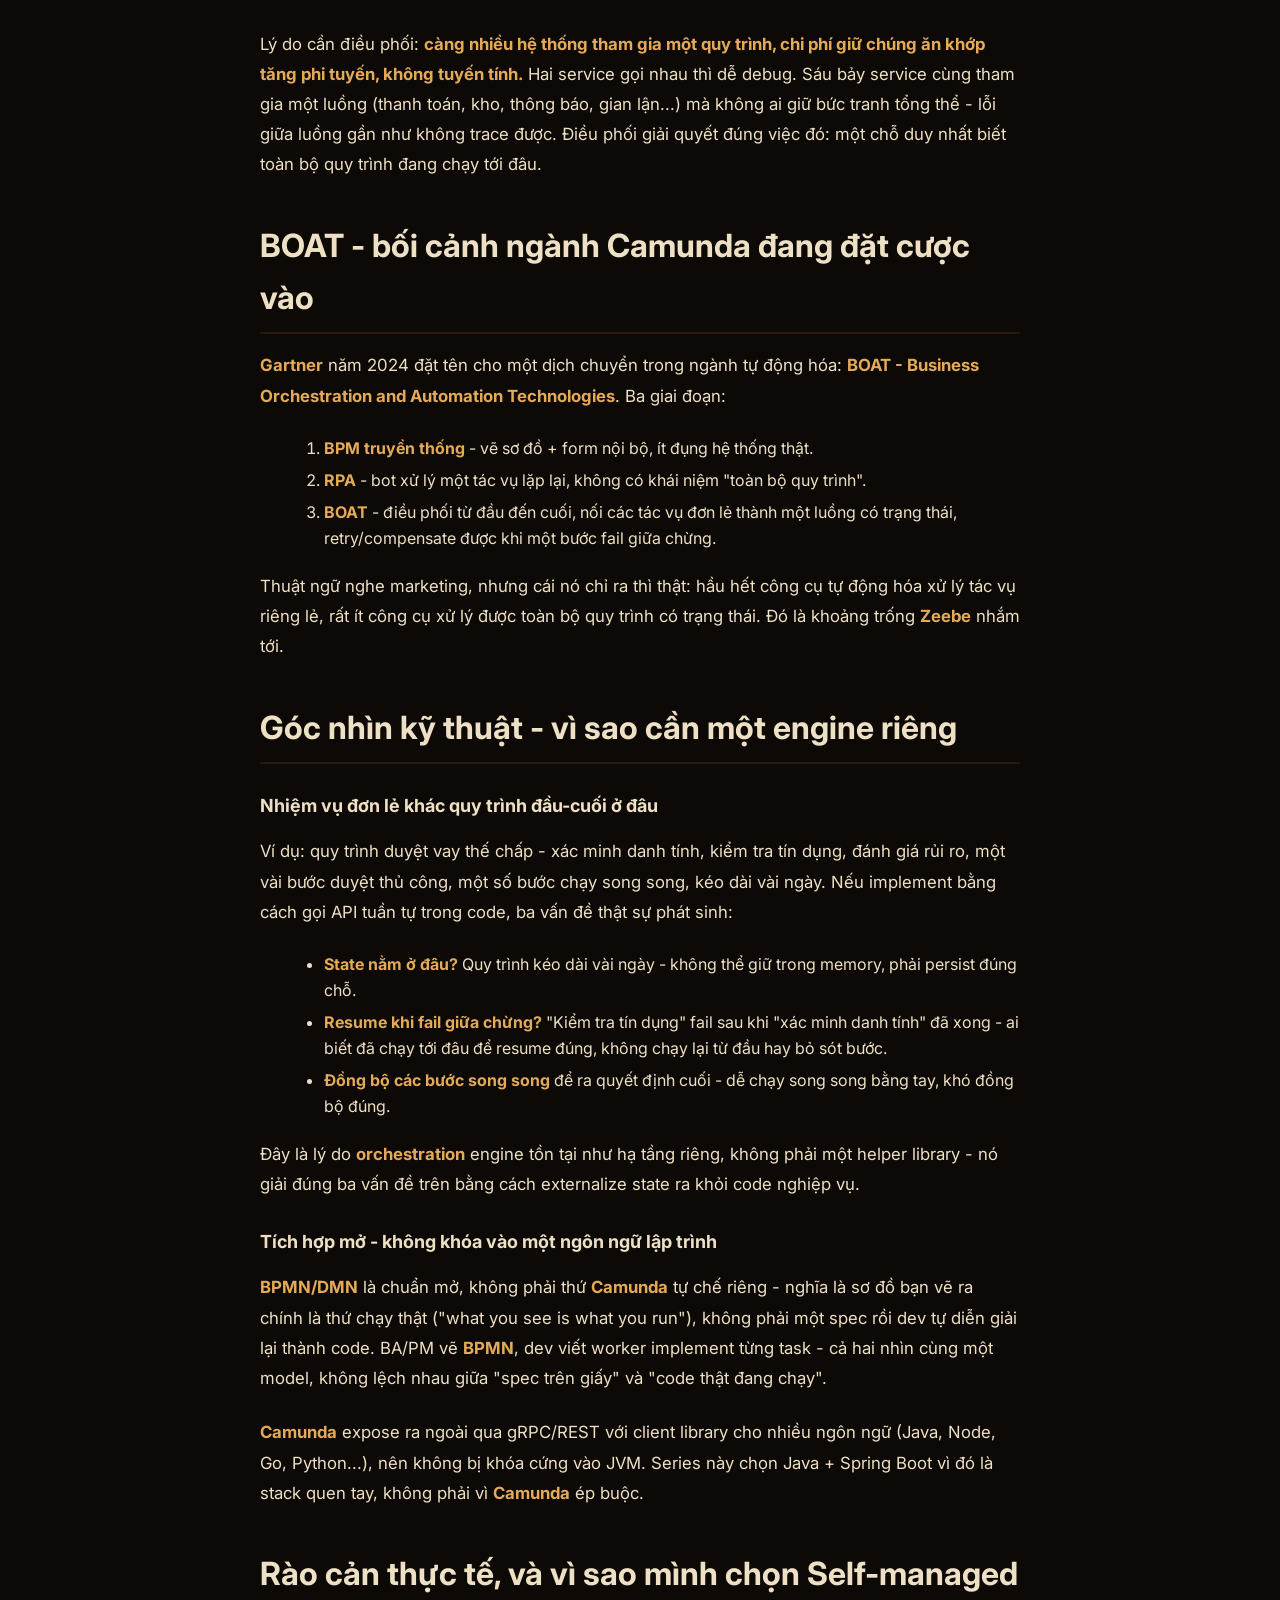
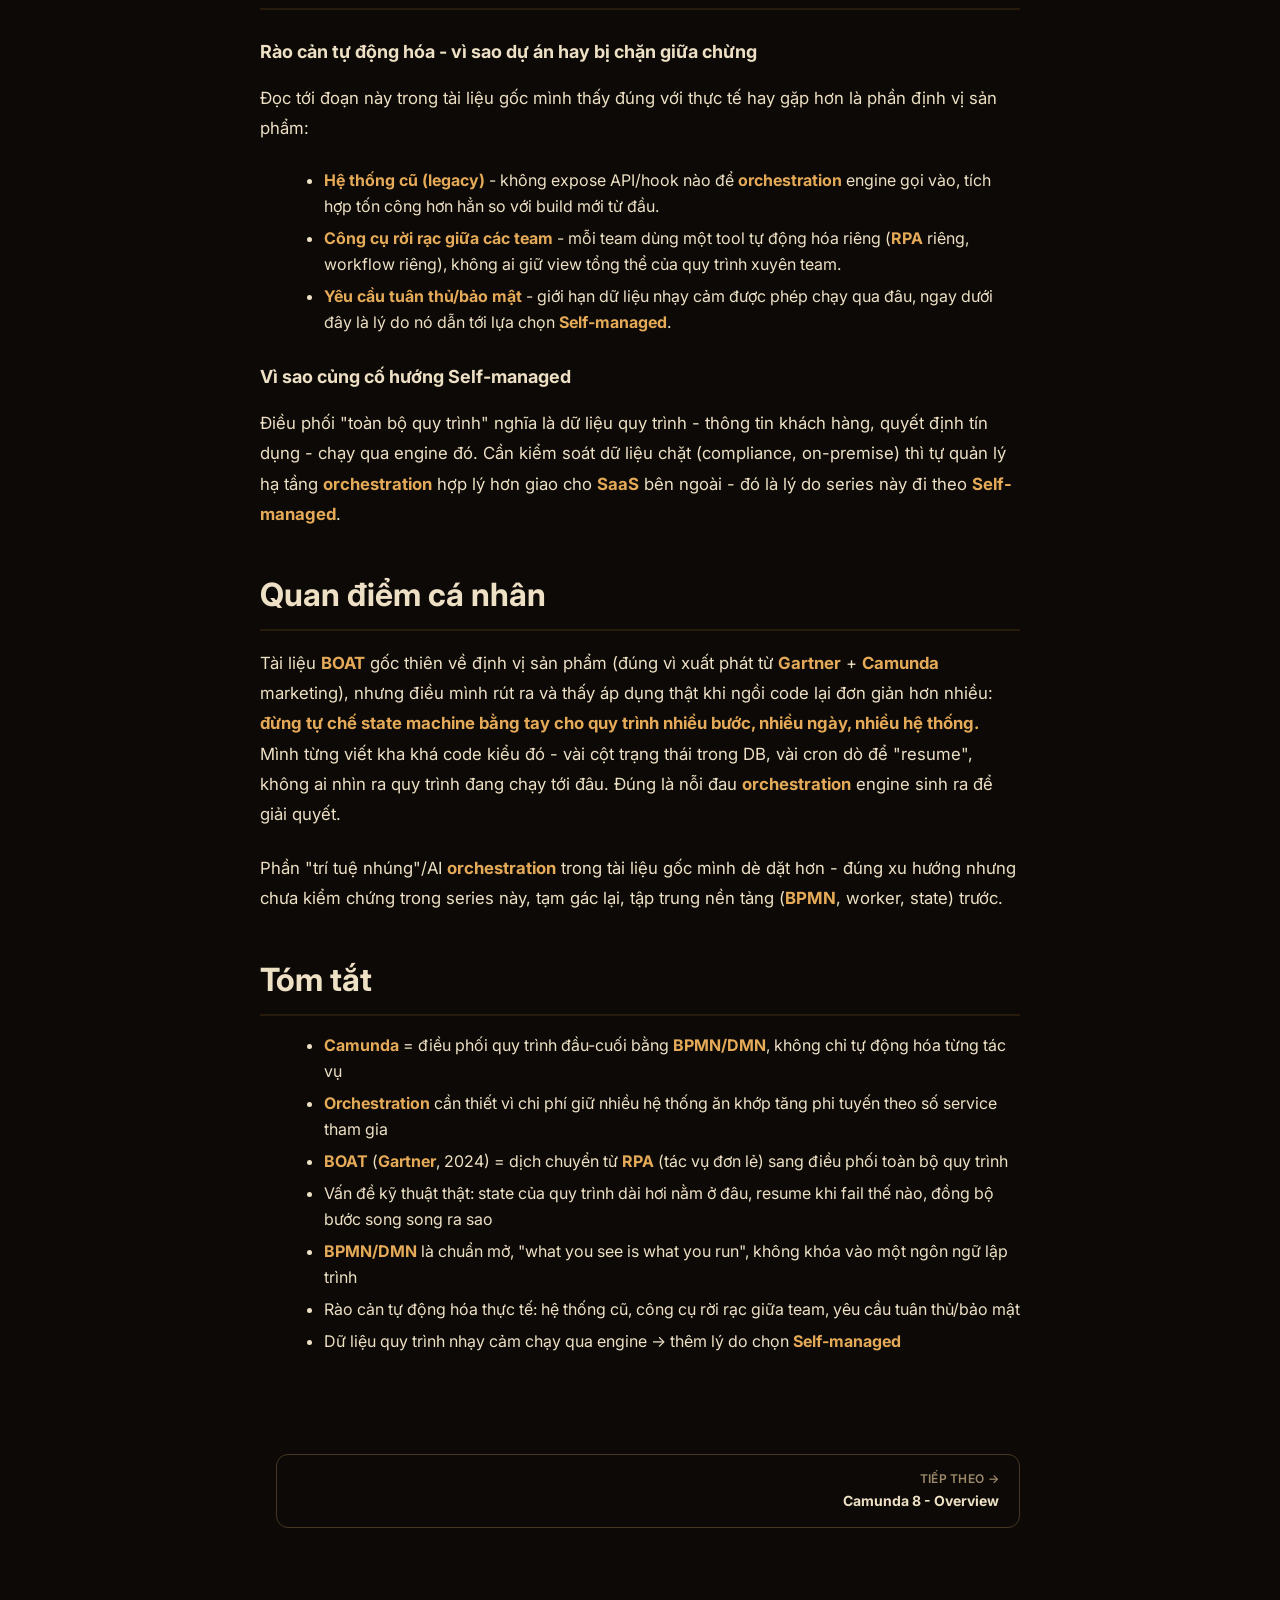
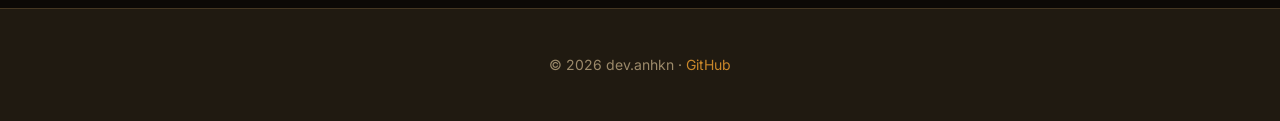
<file: camunda/introduction.html>
<!DOCTYPE html>
<html lang="vi">
<head>
  <meta charset="UTF-8">
  <script>try{if(localStorage.getItem("theme")==="light")document.documentElement.setAttribute("data-theme","light")}catch(e){}</script>
  <meta name="viewport" content="width=device-width, initial-scale=1.0">
  <title>Giới thiệu về Camunda | dev.anhkn</title>
  <meta name="description" content="BOAT, Gartner, và góc nhìn kỹ thuật: vì sao nhiệm vụ đơn lẻ khác quy trình đầu-cuối.">
  <link rel="stylesheet" href="../shared/theme.css">
</head>
<body>

<header id="site-header"></header>

<main>

  <div class="article-header">
    <span class="article-day">Giới thiệu</span>
    <h1>Giới thiệu về Camunda - vì sao cần orchestration</h1>
    <p class="meta">20/08/2026 · 8 phút đọc · <a href="index.html">← Quay lại series</a></p>
  </div>

  <nav class="toc" aria-label="Mục lục bài viết">
    <p class="toc-title">Mục lục</p>
    <ol>
      <li><a href="#camunda-la-gi-va-vi-sao-can-dieu-phoi-quy-trinh">Camunda là gì, và vì sao cần điều phối quy trình</a></li>
      <li><a href="#boat-boi-canh-nganh-camunda-dang-dat-cuoc-vao">BOAT - bối cảnh ngành Camunda đang đặt cược vào</a></li>
      <li><a href="#goc-nhin-ky-thuat-vi-sao-can-mot-engine-rieng">Góc nhìn kỹ thuật - vì sao cần một engine riêng</a></li>
      <li><a href="#rao-can-thuc-te-va-vi-sao-minh-chon-self-managed">Rào cản thực tế, và vì sao mình chọn Self-managed</a></li>
      <li><a href="#quan-diem-ca-nhan">Quan điểm cá nhân</a></li>
      <li><a href="#tom-tat">Tóm tắt</a></li>
    </ol>
  </nav>

  <div class="article-body">

    <img src="images/introduction/introduction-hero.jpg" alt="Minh họa điều phối quy trình kinh doanh (business orchestration)" class="article-hero-img">

    <blockquote>
      <strong>Mục tiêu:</strong> Hiểu <strong>Camunda</strong> là gì và vì sao điều phối quy trình (<strong>orchestration</strong>) đáng để đầu tư một engine riêng, trước khi đi vào chi tiết kiến trúc <strong>Camunda</strong> 8 ở <a href="overview.html">bài tiếp theo</a>.
    </blockquote>

    <h2 id="camunda-la-gi-va-vi-sao-can-dieu-phoi-quy-trinh">Camunda là gì, và vì sao cần điều phối quy trình</h2>

    <p class="lead"><strong>Camunda</strong> là nền tảng điều phối và tự động hóa quy trình. Nói theo kiểu code: có một quy trình nghiệp vụ nhiều bước, nhiều hệ thống tham gia (duyệt vay, xử lý đơn hàng, onboarding...) - thay vì viết logic điều phối rải rác bằng tay trong service này gọi service kia, bạn mô hình hóa quy trình bằng <strong>BPMN</strong> rồi để engine (<strong>Zeebe</strong>) chạy nó, quản lý luôn trạng thái, thứ tự, và các trường hợp lỗi. Rule nghiệp vụ (ví dụ "đơn dưới 500tr thì auto-approve") tách riêng ra bằng <strong>DMN</strong>, để business chỉnh được mà không cần deploy lại app.</p>

    <p>Lý do cần điều phối: <strong>càng nhiều hệ thống tham gia một quy trình, chi phí giữ chúng ăn khớp tăng phi tuyến, không tuyến tính.</strong> Hai service gọi nhau thì dễ debug. Sáu bảy service cùng tham gia một luồng (thanh toán, kho, thông báo, gian lận...) mà không ai giữ bức tranh tổng thể - lỗi giữa luồng gần như không trace được. Điều phối giải quyết đúng việc đó: một chỗ duy nhất biết toàn bộ quy trình đang chạy tới đâu.</p>

    <h2 id="boat-boi-canh-nganh-camunda-dang-dat-cuoc-vao">BOAT - bối cảnh ngành Camunda đang đặt cược vào</h2>

    <p><strong>Gartner</strong> năm 2024 đặt tên cho một dịch chuyển trong ngành tự động hóa: <strong>BOAT - Business Orchestration and Automation Technologies</strong>. Ba giai đoạn:</p>

    <ol>
      <li><strong>BPM truyền thống</strong> - vẽ sơ đồ + form nội bộ, ít đụng hệ thống thật.</li>
      <li><strong>RPA</strong> - bot xử lý một tác vụ lặp lại, không có khái niệm "toàn bộ quy trình".</li>
      <li><strong>BOAT</strong> - điều phối từ đầu đến cuối, nối các tác vụ đơn lẻ thành một luồng có trạng thái, retry/compensate được khi một bước fail giữa chừng.</li>
    </ol>

    <p>Thuật ngữ nghe marketing, nhưng cái nó chỉ ra thì thật: hầu hết công cụ tự động hóa xử lý tác vụ riêng lẻ, rất ít công cụ xử lý được toàn bộ quy trình có trạng thái. Đó là khoảng trống <strong>Zeebe</strong> nhắm tới.</p>

    <h2 id="goc-nhin-ky-thuat-vi-sao-can-mot-engine-rieng">Góc nhìn kỹ thuật - vì sao cần một engine riêng</h2>

    <h3>Nhiệm vụ đơn lẻ khác quy trình đầu-cuối ở đâu</h3>

    <p>Ví dụ: quy trình duyệt vay thế chấp - xác minh danh tính, kiểm tra tín dụng, đánh giá rủi ro, một vài bước duyệt thủ công, một số bước chạy song song, kéo dài vài ngày. Nếu implement bằng cách gọi API tuần tự trong code, ba vấn đề thật sự phát sinh:</p>

    <ul>
      <li><strong>State nằm ở đâu?</strong> Quy trình kéo dài vài ngày - không thể giữ trong memory, phải persist đúng chỗ.</li>
      <li><strong>Resume khi fail giữa chừng?</strong> "Kiểm tra tín dụng" fail sau khi "xác minh danh tính" đã xong - ai biết đã chạy tới đâu để resume đúng, không chạy lại từ đầu hay bỏ sót bước.</li>
      <li><strong>Đồng bộ các bước song song</strong> để ra quyết định cuối - dễ chạy song song bằng tay, khó đồng bộ đúng.</li>
    </ul>

    <p>Đây là lý do <strong>orchestration</strong> engine tồn tại như hạ tầng riêng, không phải một helper library - nó giải đúng ba vấn đề trên bằng cách externalize state ra khỏi code nghiệp vụ.</p>

    <h3>Tích hợp mở - không khóa vào một ngôn ngữ lập trình</h3>

    <p><strong>BPMN/DMN</strong> là chuẩn mở, không phải thứ <strong>Camunda</strong> tự chế riêng - nghĩa là sơ đồ bạn vẽ ra chính là thứ chạy thật ("what you see is what you run"), không phải một spec rồi dev tự diễn giải lại thành code. BA/PM vẽ <strong>BPMN</strong>, dev viết worker implement từng task - cả hai nhìn cùng một model, không lệch nhau giữa "spec trên giấy" và "code thật đang chạy".</p>

    <p><strong>Camunda</strong> expose ra ngoài qua gRPC/REST với client library cho nhiều ngôn ngữ (Java, Node, Go, Python...), nên không bị khóa cứng vào JVM. Series này chọn Java + Spring Boot vì đó là stack quen tay, không phải vì <strong>Camunda</strong> ép buộc.</p>

    <h2 id="rao-can-thuc-te-va-vi-sao-minh-chon-self-managed">Rào cản thực tế, và vì sao mình chọn Self-managed</h2>

    <h3>Rào cản tự động hóa - vì sao dự án hay bị chặn giữa chừng</h3>

    <p>Đọc tới đoạn này trong tài liệu gốc mình thấy đúng với thực tế hay gặp hơn là phần định vị sản phẩm:</p>

    <ul>
      <li><strong>Hệ thống cũ (legacy)</strong> - không expose API/hook nào để <strong>orchestration</strong> engine gọi vào, tích hợp tốn công hơn hẳn so với build mới từ đầu.</li>
      <li><strong>Công cụ rời rạc giữa các team</strong> - mỗi team dùng một tool tự động hóa riêng (<strong>RPA</strong> riêng, workflow riêng), không ai giữ view tổng thể của quy trình xuyên team.</li>
      <li><strong>Yêu cầu tuân thủ/bảo mật</strong> - giới hạn dữ liệu nhạy cảm được phép chạy qua đâu, ngay dưới đây là lý do nó dẫn tới lựa chọn <strong>Self-managed</strong>.</li>
    </ul>

    <h3>Vì sao củng cố hướng Self-managed</h3>

    <p>Điều phối "toàn bộ quy trình" nghĩa là dữ liệu quy trình - thông tin khách hàng, quyết định tín dụng - chạy qua engine đó. Cần kiểm soát dữ liệu chặt (compliance, on-premise) thì tự quản lý hạ tầng <strong>orchestration</strong> hợp lý hơn giao cho <strong>SaaS</strong> bên ngoài - đó là lý do series này đi theo <strong>Self-managed</strong>.</p>

    <h2 id="quan-diem-ca-nhan">Quan điểm cá nhân</h2>

    <p>Tài liệu <strong>BOAT</strong> gốc thiên về định vị sản phẩm (đúng vì xuất phát từ <strong>Gartner</strong> + <strong>Camunda</strong> marketing), nhưng điều mình rút ra và thấy áp dụng thật khi ngồi code lại đơn giản hơn nhiều: <strong>đừng tự chế state machine bằng tay cho quy trình nhiều bước, nhiều ngày, nhiều hệ thống.</strong> Mình từng viết kha khá code kiểu đó - vài cột trạng thái trong DB, vài cron dò để "resume", không ai nhìn ra quy trình đang chạy tới đâu. Đúng là nỗi đau <strong>orchestration</strong> engine sinh ra để giải quyết.</p>

    <p>Phần "trí tuệ nhúng"/AI <strong>orchestration</strong> trong tài liệu gốc mình dè dặt hơn - đúng xu hướng nhưng chưa kiểm chứng trong series này, tạm gác lại, tập trung nền tảng (<strong>BPMN</strong>, worker, state) trước.</p>

    <h2 id="tom-tat">Tóm tắt</h2>
    <ul>
      <li><strong>Camunda</strong> = điều phối quy trình đầu-cuối bằng <strong>BPMN/DMN</strong>, không chỉ tự động hóa từng tác vụ</li>
      <li><strong>Orchestration</strong> cần thiết vì chi phí giữ nhiều hệ thống ăn khớp tăng phi tuyến theo số service tham gia</li>
      <li><strong>BOAT</strong> (<strong>Gartner</strong>, 2024) = dịch chuyển từ <strong>RPA</strong> (tác vụ đơn lẻ) sang điều phối toàn bộ quy trình</li>
      <li>Vấn đề kỹ thuật thật: state của quy trình dài hơi nằm ở đâu, resume khi fail thế nào, đồng bộ bước song song ra sao</li>
      <li><strong>BPMN/DMN</strong> là chuẩn mở, "what you see is what you run", không khóa vào một ngôn ngữ lập trình</li>
      <li>Rào cản tự động hóa thực tế: hệ thống cũ, công cụ rời rạc giữa team, yêu cầu tuân thủ/bảo mật</li>
      <li>Dữ liệu quy trình nhạy cảm chạy qua engine → thêm lý do chọn <strong>Self-managed</strong></li>
    </ul>

  </div>

  <!-- Navigation -->
  <div class="article-nav">
    <span></span>
    <a href="overview.html" class="next">
      <span class="nav-label">Tiếp theo →</span>
      <strong>Camunda 8 - Overview</strong>
    </a>
  </div>

</main>

<footer id="site-footer"></footer>

<script src="../shared/site.js"></script>
</body>
</html>
</file>
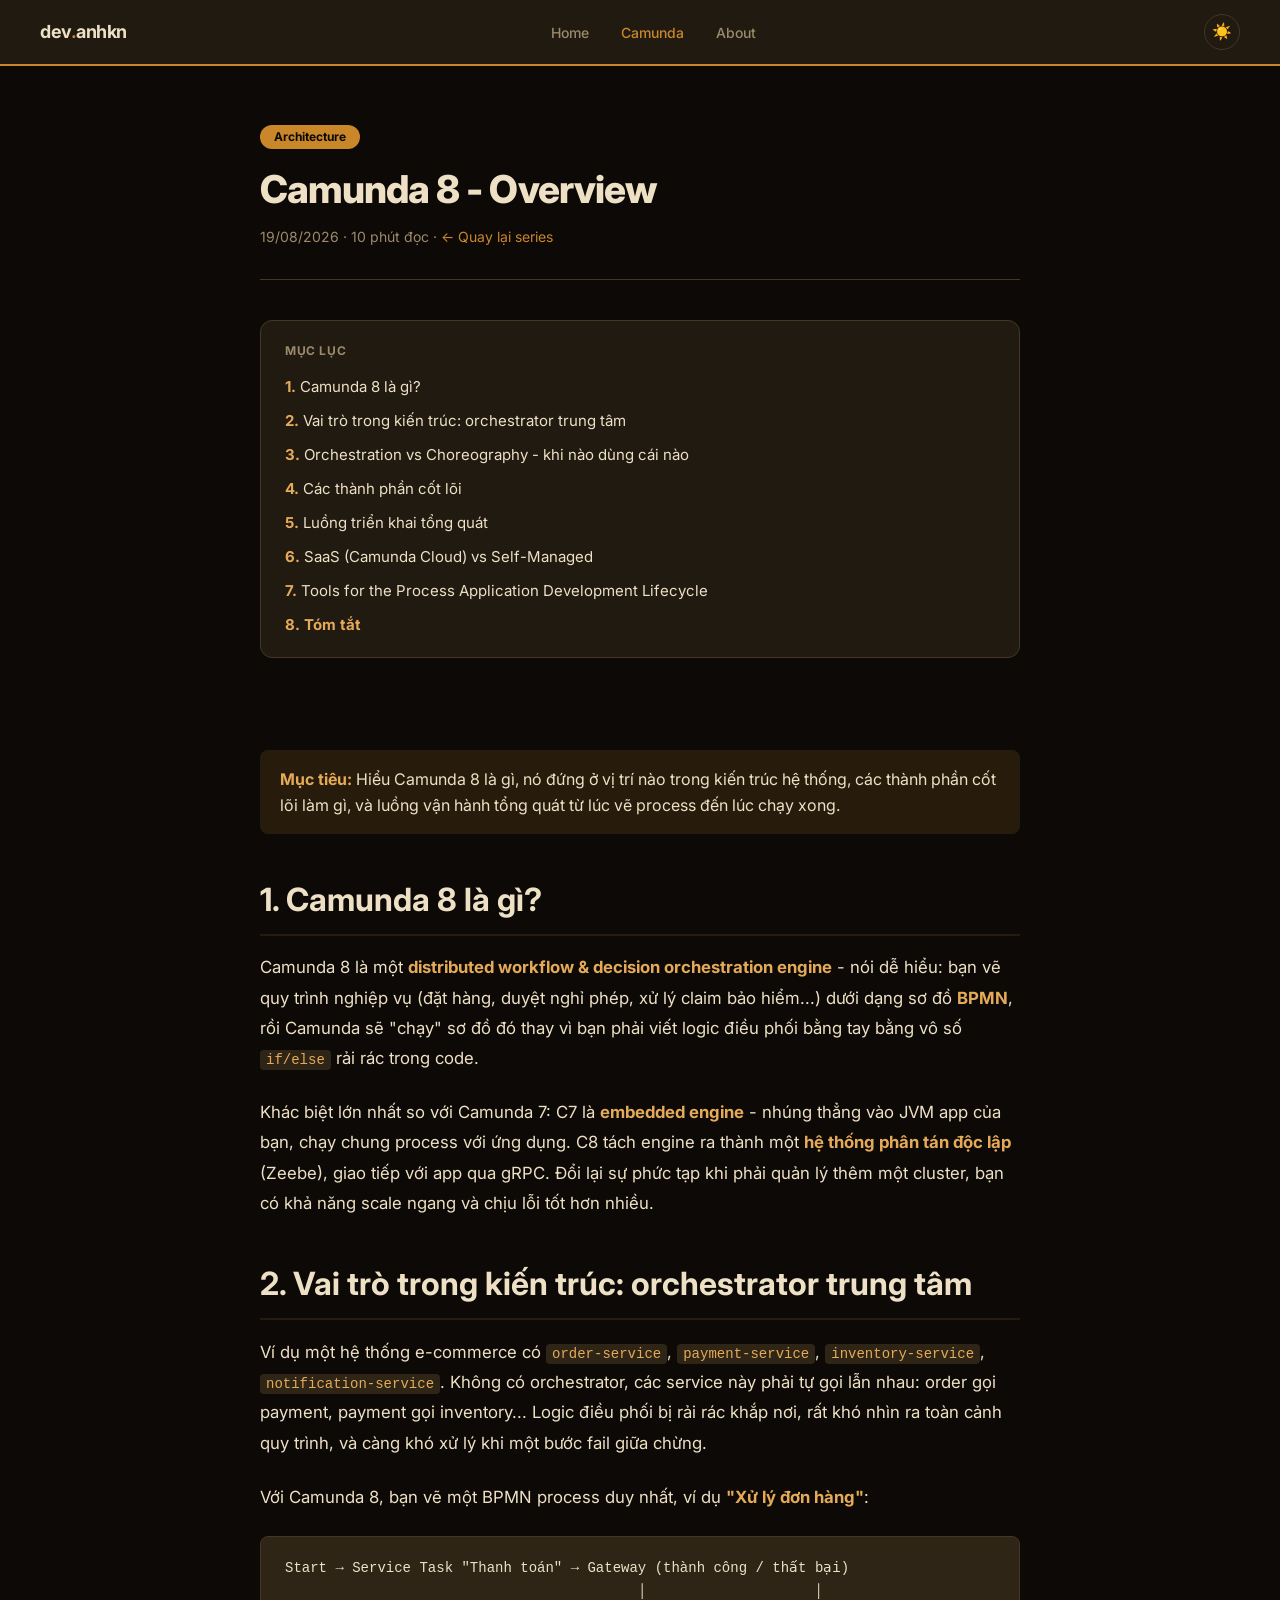
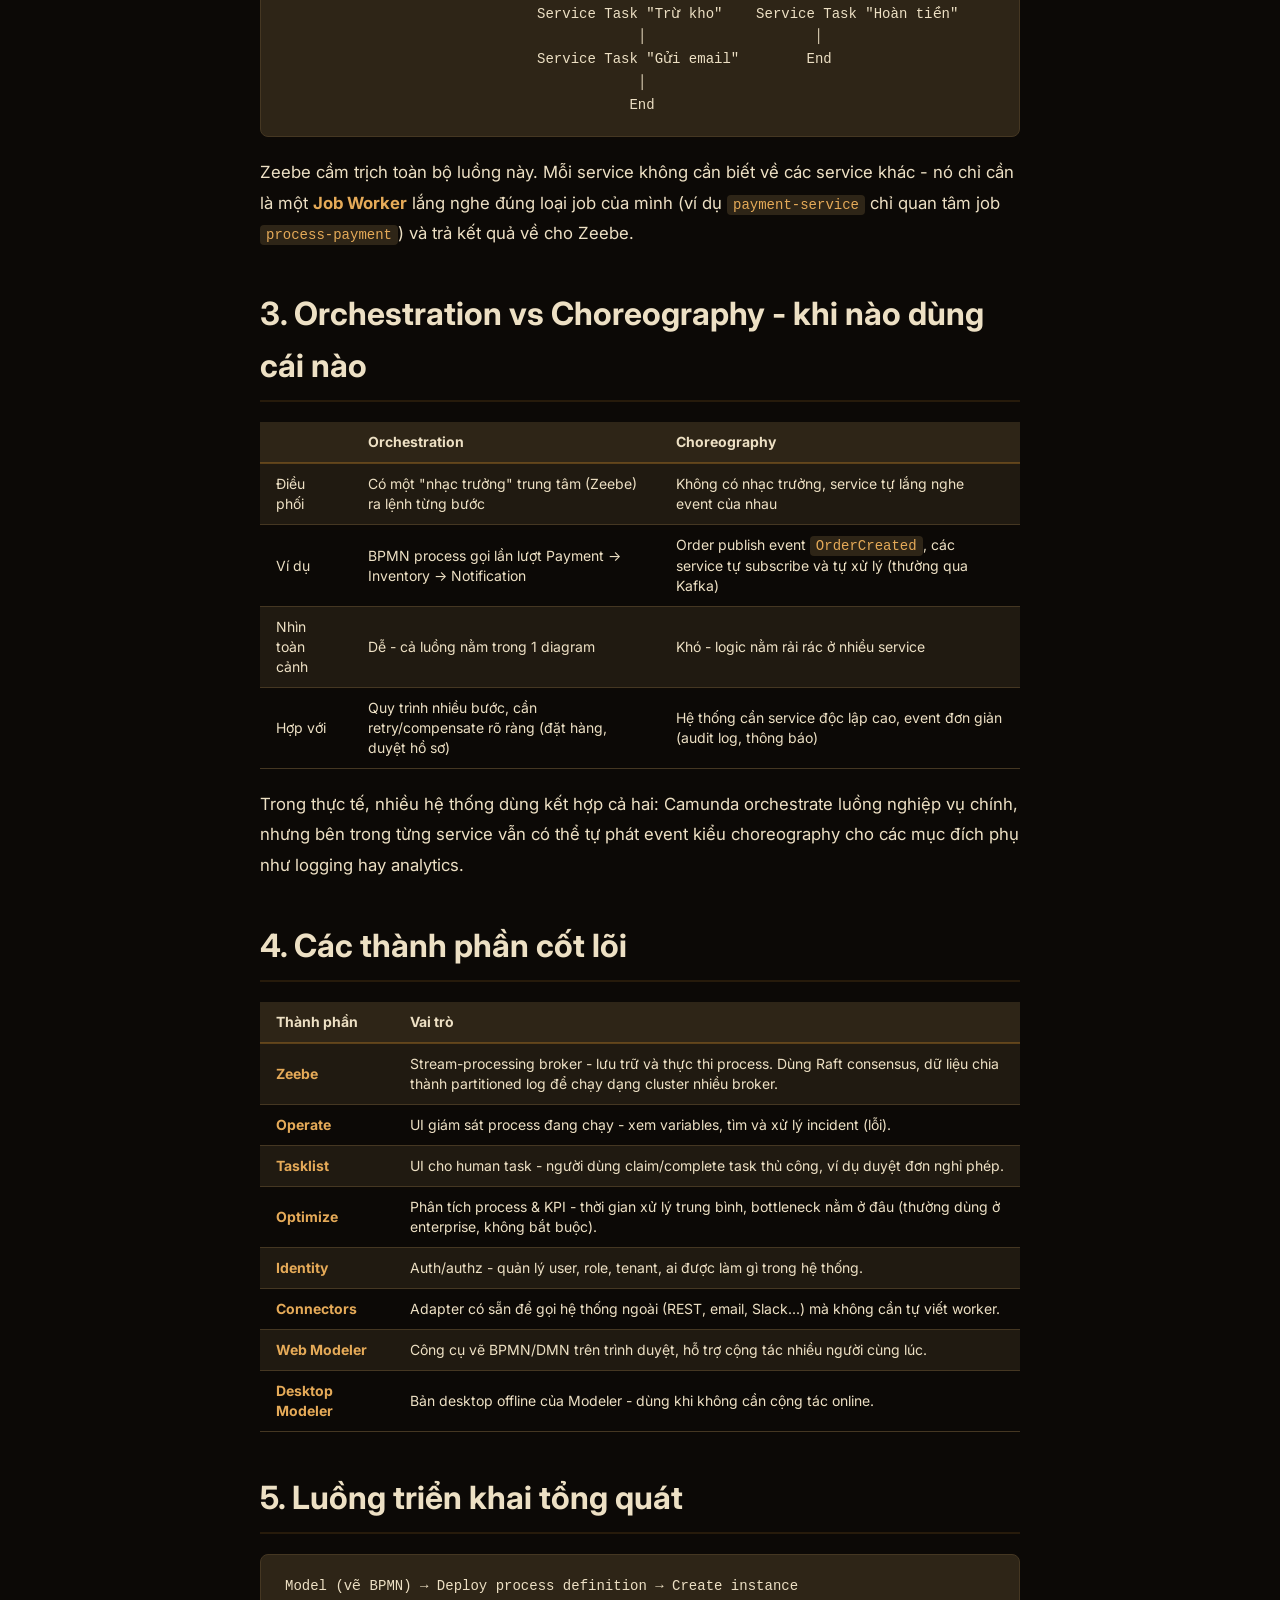
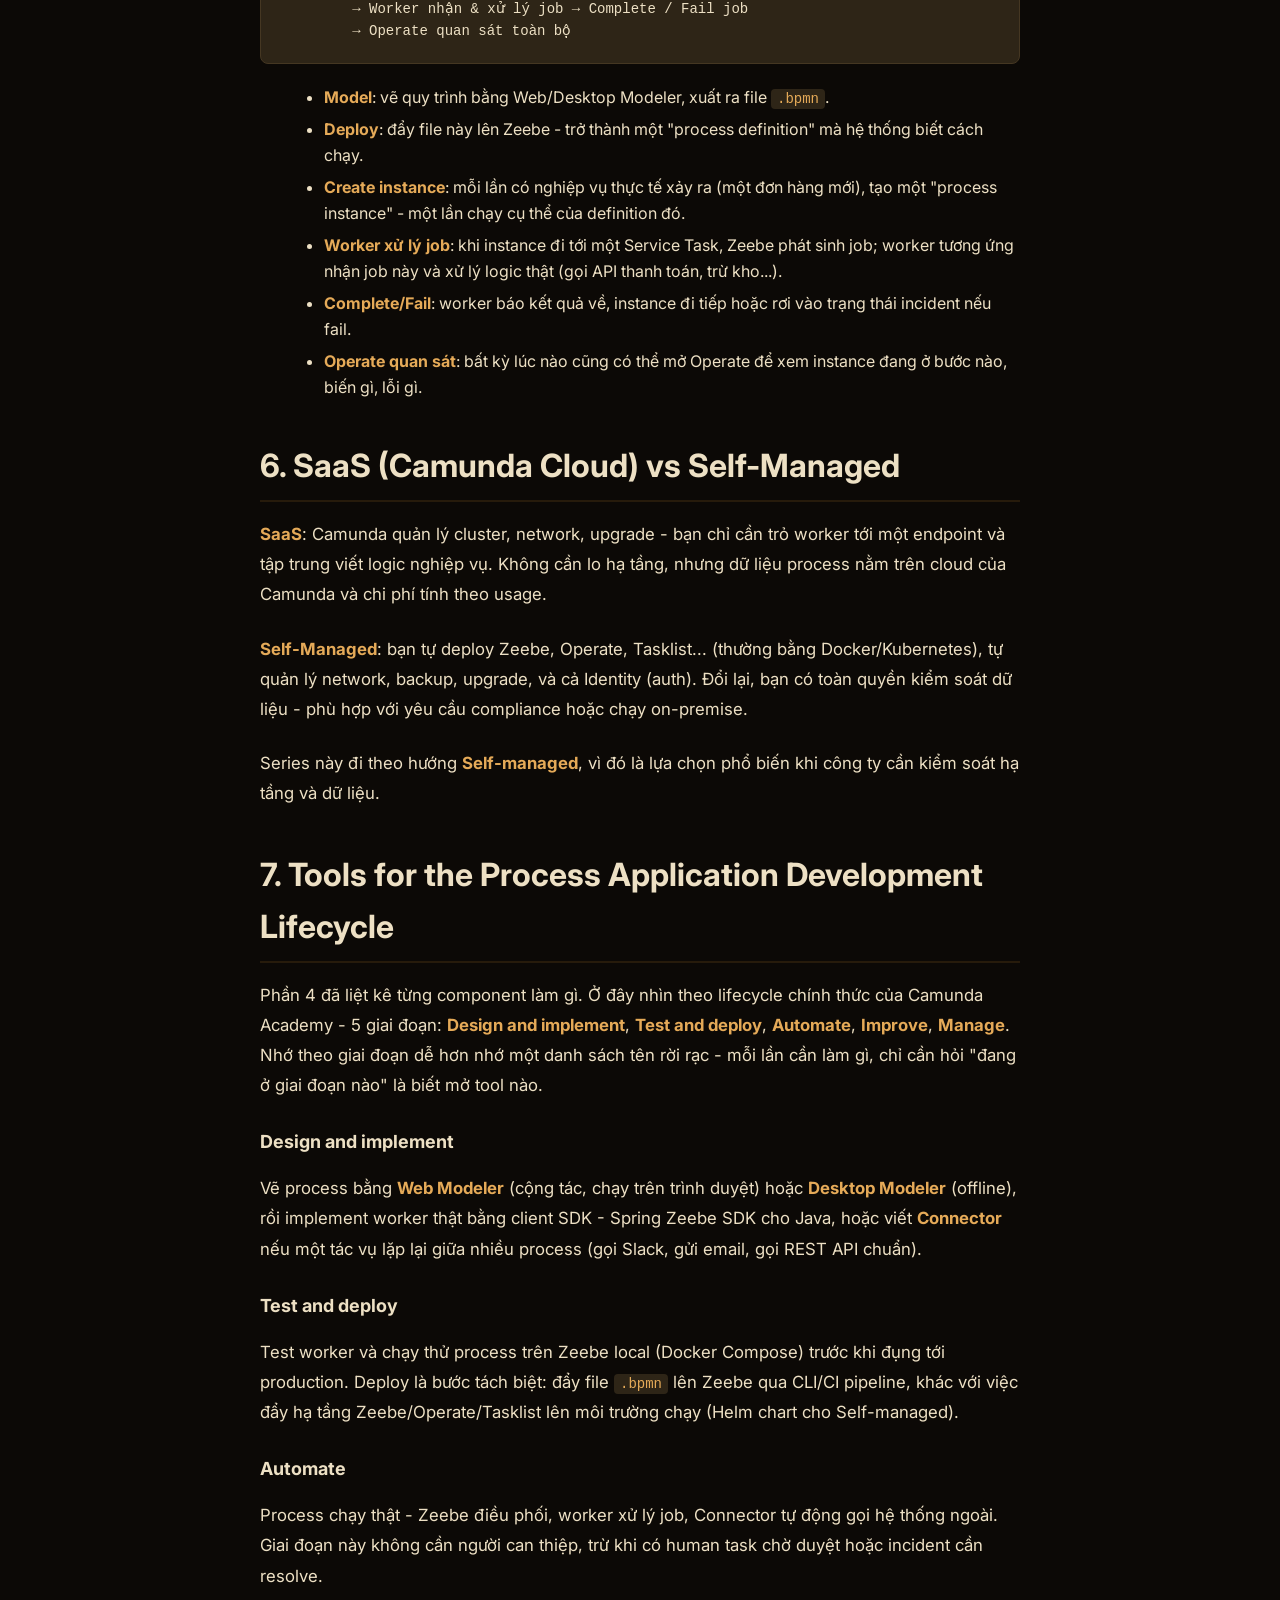
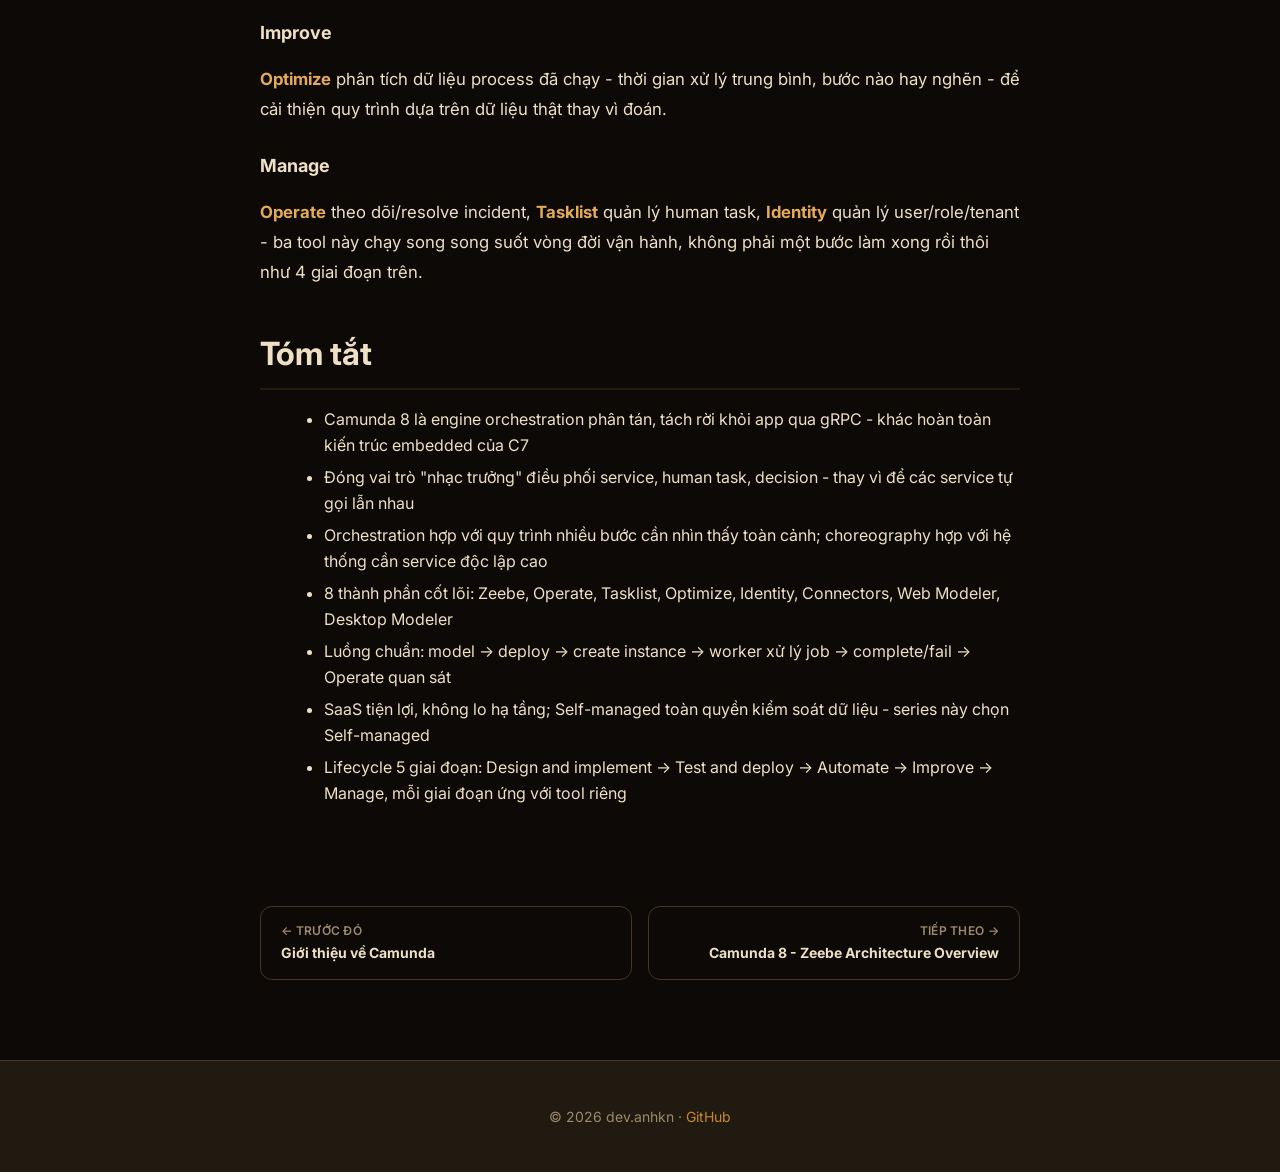
<file: camunda/overview.html>
<!DOCTYPE html>
<html lang="vi">
<head>
  <meta charset="UTF-8">
  <script>try{if(localStorage.getItem("theme")==="light")document.documentElement.setAttribute("data-theme","light")}catch(e){}</script>
  <meta name="viewport" content="width=device-width, initial-scale=1.0">
  <title>Camunda 8 - Overview | dev.anhkn</title>
  <meta name="description" content="Zeebe, Operate, Tasklist, Elasticsearch - component nào làm gì?">
  <link rel="stylesheet" href="../shared/theme.css">
</head>
<body>

<header id="site-header"></header>

<main>

  <div class="article-header">
    <span class="article-day">Architecture</span>
    <h1>Camunda 8 - Overview</h1>
    <p class="meta">19/08/2026 · 10 phút đọc · <a href="index.html">← Quay lại series</a></p>
  </div>

  <nav class="toc" aria-label="Mục lục bài viết">
    <p class="toc-title">Mục lục</p>
    <ol>
      <li><a href="#camunda-8-la-gi">Camunda 8 là gì?</a></li>
      <li><a href="#vai-tro-trong-kien-truc-orchestrator-trung-tam">Vai trò trong kiến trúc: orchestrator trung tâm</a></li>
      <li><a href="#orchestration-vs-choreography-khi-nao-dung-cai-nao">Orchestration vs Choreography - khi nào dùng cái nào</a></li>
      <li><a href="#cac-thanh-phan-cot-loi">Các thành phần cốt lõi</a></li>
      <li><a href="#luong-trien-khai-tong-quat">Luồng triển khai tổng quát</a></li>
      <li><a href="#saas-camunda-cloud-vs-self-managed">SaaS (Camunda Cloud) vs Self-Managed</a></li>
      <li><a href="#tools-for-the-process-application-development-lifecycle">Tools for the Process Application Development Lifecycle</a></li>
      <li><a href="#tom-tat">Tóm tắt</a></li>
    </ol>
  </nav>

  <div class="article-body">

    <blockquote>
      <strong>Mục tiêu:</strong> Hiểu Camunda 8 là gì, nó đứng ở vị trí nào trong kiến trúc hệ thống, các thành phần cốt lõi làm gì, và luồng vận hành tổng quát từ lúc vẽ process đến lúc chạy xong.
    </blockquote>

    <h2 id="camunda-8-la-gi">1. Camunda 8 là gì?</h2>

    <p>Camunda 8 là một <strong>distributed workflow & decision orchestration engine</strong> - nói dễ hiểu: bạn vẽ quy trình nghiệp vụ (đặt hàng, duyệt nghỉ phép, xử lý claim bảo hiểm...) dưới dạng sơ đồ <strong>BPMN</strong>, rồi Camunda sẽ "chạy" sơ đồ đó thay vì bạn phải viết logic điều phối bằng tay bằng vô số <code>if/else</code> rải rác trong code.</p>

    <p>Khác biệt lớn nhất so với Camunda 7: C7 là <strong>embedded engine</strong> - nhúng thẳng vào JVM app của bạn, chạy chung process với ứng dụng. C8 tách engine ra thành một <strong>hệ thống phân tán độc lập</strong> (Zeebe), giao tiếp với app qua gRPC. Đổi lại sự phức tạp khi phải quản lý thêm một cluster, bạn có khả năng scale ngang và chịu lỗi tốt hơn nhiều.</p>

    <h2 id="vai-tro-trong-kien-truc-orchestrator-trung-tam">2. Vai trò trong kiến trúc: orchestrator trung tâm</h2>

    <p>Ví dụ một hệ thống e-commerce có <code>order-service</code>, <code>payment-service</code>, <code>inventory-service</code>, <code>notification-service</code>. Không có orchestrator, các service này phải tự gọi lẫn nhau: order gọi payment, payment gọi inventory... Logic điều phối bị rải rác khắp nơi, rất khó nhìn ra toàn cảnh quy trình, và càng khó xử lý khi một bước fail giữa chừng.</p>

    <p>Với Camunda 8, bạn vẽ một BPMN process duy nhất, ví dụ <strong>"Xử lý đơn hàng"</strong>:</p>

    <pre>Start → Service Task "Thanh toán" → Gateway (thành công / thất bại)
                                          │                    │
                              Service Task "Trừ kho"    Service Task "Hoàn tiền"
                                          │                    │
                              Service Task "Gửi email"        End
                                          │
                                         End</pre>

    <p>Zeebe cầm trịch toàn bộ luồng này. Mỗi service không cần biết về các service khác - nó chỉ cần là một <strong>Job Worker</strong> lắng nghe đúng loại job của mình (ví dụ <code>payment-service</code> chỉ quan tâm job <code>process-payment</code>) và trả kết quả về cho Zeebe.</p>

    <h2 id="orchestration-vs-choreography-khi-nao-dung-cai-nao">3. Orchestration vs Choreography - khi nào dùng cái nào</h2>

    <table>
      <tr><th></th><th>Orchestration</th><th>Choreography</th></tr>
      <tr><td>Điều phối</td><td>Có một "nhạc trưởng" trung tâm (Zeebe) ra lệnh từng bước</td><td>Không có nhạc trưởng, service tự lắng nghe event của nhau</td></tr>
      <tr><td>Ví dụ</td><td>BPMN process gọi lần lượt Payment → Inventory → Notification</td><td>Order publish event <code>OrderCreated</code>, các service tự subscribe và tự xử lý (thường qua Kafka)</td></tr>
      <tr><td>Nhìn toàn cảnh</td><td>Dễ - cả luồng nằm trong 1 diagram</td><td>Khó - logic nằm rải rác ở nhiều service</td></tr>
      <tr><td>Hợp với</td><td>Quy trình nhiều bước, cần retry/compensate rõ ràng (đặt hàng, duyệt hồ sơ)</td><td>Hệ thống cần service độc lập cao, event đơn giản (audit log, thông báo)</td></tr>
    </table>

    <p>Trong thực tế, nhiều hệ thống dùng kết hợp cả hai: Camunda orchestrate luồng nghiệp vụ chính, nhưng bên trong từng service vẫn có thể tự phát event kiểu choreography cho các mục đích phụ như logging hay analytics.</p>

    <h2 id="cac-thanh-phan-cot-loi">4. Các thành phần cốt lõi</h2>

    <table>
      <tr><th>Thành phần</th><th>Vai trò</th></tr>
      <tr><td><strong>Zeebe</strong></td><td>Stream-processing broker - lưu trữ và thực thi process. Dùng Raft consensus, dữ liệu chia thành partitioned log để chạy dạng cluster nhiều broker.</td></tr>
      <tr><td><strong>Operate</strong></td><td>UI giám sát process đang chạy - xem variables, tìm và xử lý incident (lỗi).</td></tr>
      <tr><td><strong>Tasklist</strong></td><td>UI cho human task - người dùng claim/complete task thủ công, ví dụ duyệt đơn nghỉ phép.</td></tr>
      <tr><td><strong>Optimize</strong></td><td>Phân tích process & KPI - thời gian xử lý trung bình, bottleneck nằm ở đâu (thường dùng ở enterprise, không bắt buộc).</td></tr>
      <tr><td><strong>Identity</strong></td><td>Auth/authz - quản lý user, role, tenant, ai được làm gì trong hệ thống.</td></tr>
      <tr><td><strong>Connectors</strong></td><td>Adapter có sẵn để gọi hệ thống ngoài (REST, email, Slack...) mà không cần tự viết worker.</td></tr>
      <tr><td><strong>Web Modeler</strong></td><td>Công cụ vẽ BPMN/DMN trên trình duyệt, hỗ trợ cộng tác nhiều người cùng lúc.</td></tr>
      <tr><td><strong>Desktop Modeler</strong></td><td>Bản desktop offline của Modeler - dùng khi không cần cộng tác online.</td></tr>
    </table>

    <h2 id="luong-trien-khai-tong-quat">5. Luồng triển khai tổng quát</h2>

    <pre>Model (vẽ BPMN) → Deploy process definition → Create instance
        → Worker nhận & xử lý job → Complete / Fail job
        → Operate quan sát toàn bộ</pre>

    <ul>
      <li><strong>Model</strong>: vẽ quy trình bằng Web/Desktop Modeler, xuất ra file <code>.bpmn</code>.</li>
      <li><strong>Deploy</strong>: đẩy file này lên Zeebe - trở thành một "process definition" mà hệ thống biết cách chạy.</li>
      <li><strong>Create instance</strong>: mỗi lần có nghiệp vụ thực tế xảy ra (một đơn hàng mới), tạo một "process instance" - một lần chạy cụ thể của definition đó.</li>
      <li><strong>Worker xử lý job</strong>: khi instance đi tới một Service Task, Zeebe phát sinh job; worker tương ứng nhận job này và xử lý logic thật (gọi API thanh toán, trừ kho...).</li>
      <li><strong>Complete/Fail</strong>: worker báo kết quả về, instance đi tiếp hoặc rơi vào trạng thái incident nếu fail.</li>
      <li><strong>Operate quan sát</strong>: bất kỳ lúc nào cũng có thể mở Operate để xem instance đang ở bước nào, biến gì, lỗi gì.</li>
    </ul>

    <h2 id="saas-camunda-cloud-vs-self-managed">6. SaaS (Camunda Cloud) vs Self-Managed</h2>

    <p><strong>SaaS</strong>: Camunda quản lý cluster, network, upgrade - bạn chỉ cần trỏ worker tới một endpoint và tập trung viết logic nghiệp vụ. Không cần lo hạ tầng, nhưng dữ liệu process nằm trên cloud của Camunda và chi phí tính theo usage.</p>

    <p><strong>Self-Managed</strong>: bạn tự deploy Zeebe, Operate, Tasklist... (thường bằng Docker/Kubernetes), tự quản lý network, backup, upgrade, và cả Identity (auth). Đổi lại, bạn có toàn quyền kiểm soát dữ liệu - phù hợp với yêu cầu compliance hoặc chạy on-premise.</p>

    <p>Series này đi theo hướng <strong>Self-managed</strong>, vì đó là lựa chọn phổ biến khi công ty cần kiểm soát hạ tầng và dữ liệu.</p>

    <h2 id="tools-for-the-process-application-development-lifecycle">7. Tools for the Process Application Development Lifecycle</h2>

    <p>Phần 4 đã liệt kê từng component làm gì. Ở đây nhìn theo lifecycle chính thức của Camunda Academy - 5 giai đoạn: <strong>Design and implement</strong>, <strong>Test and deploy</strong>, <strong>Automate</strong>, <strong>Improve</strong>, <strong>Manage</strong>. Nhớ theo giai đoạn dễ hơn nhớ một danh sách tên rời rạc - mỗi lần cần làm gì, chỉ cần hỏi "đang ở giai đoạn nào" là biết mở tool nào.</p>

    <h3>Design and implement</h3>
    <p>Vẽ process bằng <strong>Web Modeler</strong> (cộng tác, chạy trên trình duyệt) hoặc <strong>Desktop Modeler</strong> (offline), rồi implement worker thật bằng client SDK - Spring Zeebe SDK cho Java, hoặc viết <strong>Connector</strong> nếu một tác vụ lặp lại giữa nhiều process (gọi Slack, gửi email, gọi REST API chuẩn).</p>

    <h3>Test and deploy</h3>
    <p>Test worker và chạy thử process trên Zeebe local (Docker Compose) trước khi đụng tới production. Deploy là bước tách biệt: đẩy file <code>.bpmn</code> lên Zeebe qua CLI/CI pipeline, khác với việc đẩy hạ tầng Zeebe/Operate/Tasklist lên môi trường chạy (Helm chart cho Self-managed).</p>

    <h3>Automate</h3>
    <p>Process chạy thật - Zeebe điều phối, worker xử lý job, Connector tự động gọi hệ thống ngoài. Giai đoạn này không cần người can thiệp, trừ khi có human task chờ duyệt hoặc incident cần resolve.</p>

    <h3>Improve</h3>
    <p><strong>Optimize</strong> phân tích dữ liệu process đã chạy - thời gian xử lý trung bình, bước nào hay nghẽn - để cải thiện quy trình dựa trên dữ liệu thật thay vì đoán.</p>

    <h3>Manage</h3>
    <p><strong>Operate</strong> theo dõi/resolve incident, <strong>Tasklist</strong> quản lý human task, <strong>Identity</strong> quản lý user/role/tenant - ba tool này chạy song song suốt vòng đời vận hành, không phải một bước làm xong rồi thôi như 4 giai đoạn trên.</p>

    <h2 id="tom-tat">Tóm tắt</h2>
    <ul>
      <li>Camunda 8 là engine orchestration phân tán, tách rời khỏi app qua gRPC - khác hoàn toàn kiến trúc embedded của C7</li>
      <li>Đóng vai trò "nhạc trưởng" điều phối service, human task, decision - thay vì để các service tự gọi lẫn nhau</li>
      <li>Orchestration hợp với quy trình nhiều bước cần nhìn thấy toàn cảnh; choreography hợp với hệ thống cần service độc lập cao</li>
      <li>8 thành phần cốt lõi: Zeebe, Operate, Tasklist, Optimize, Identity, Connectors, Web Modeler, Desktop Modeler</li>
      <li>Luồng chuẩn: model → deploy → create instance → worker xử lý job → complete/fail → Operate quan sát</li>
      <li>SaaS tiện lợi, không lo hạ tầng; Self-managed toàn quyền kiểm soát dữ liệu - series này chọn Self-managed</li>
      <li>Lifecycle 5 giai đoạn: Design and implement → Test and deploy → Automate → Improve → Manage, mỗi giai đoạn ứng với tool riêng</li>
    </ul>

  </div>

  <!-- Navigation -->
  <div class="article-nav">
    <a href="introduction.html" class="prev">
      <span class="nav-label">← Trước đó</span>
      <strong>Giới thiệu về Camunda</strong>
    </a>
    <a href="zeebe-architecture.html" class="next">
      <span class="nav-label">Tiếp theo →</span>
      <strong>Camunda 8 - Zeebe Architecture Overview</strong>
    </a>
  </div>

</main>

<footer id="site-footer"></footer>

<script src="../shared/site.js"></script>
</body>
</html>
</file>
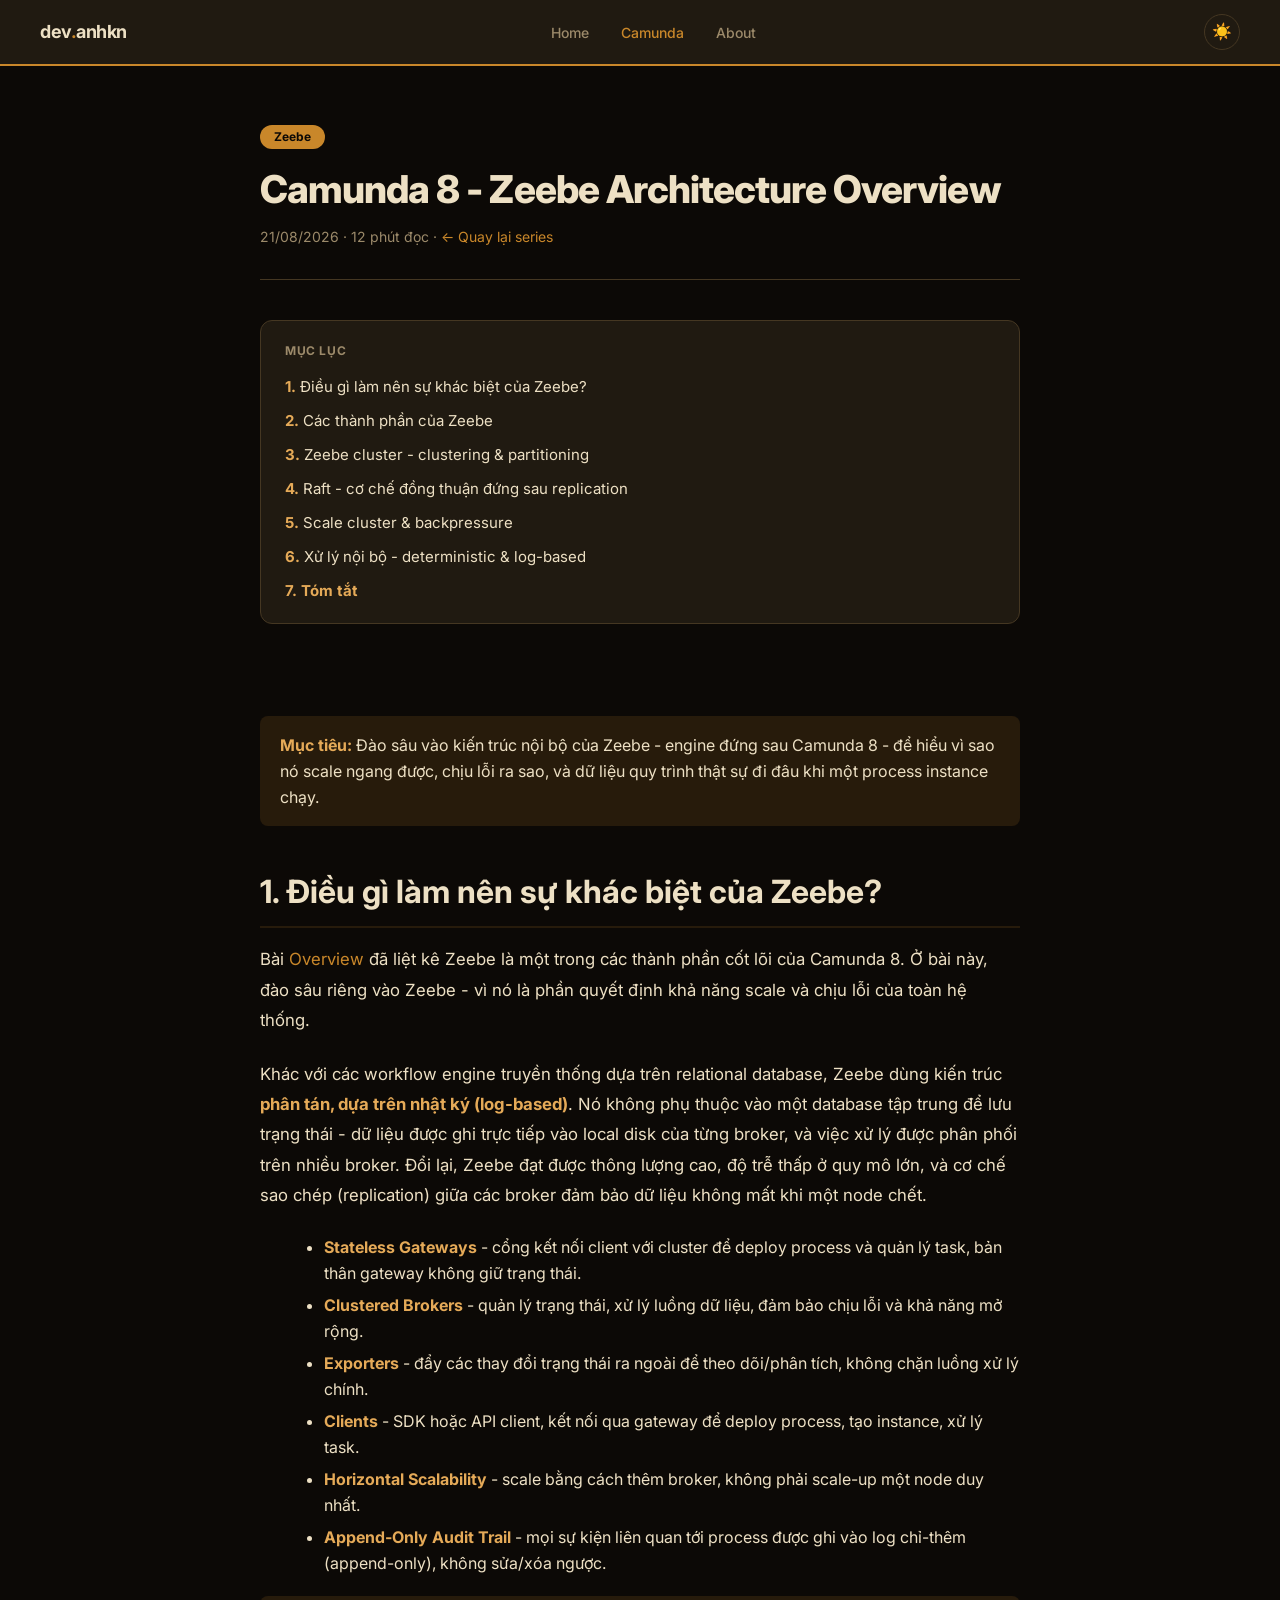
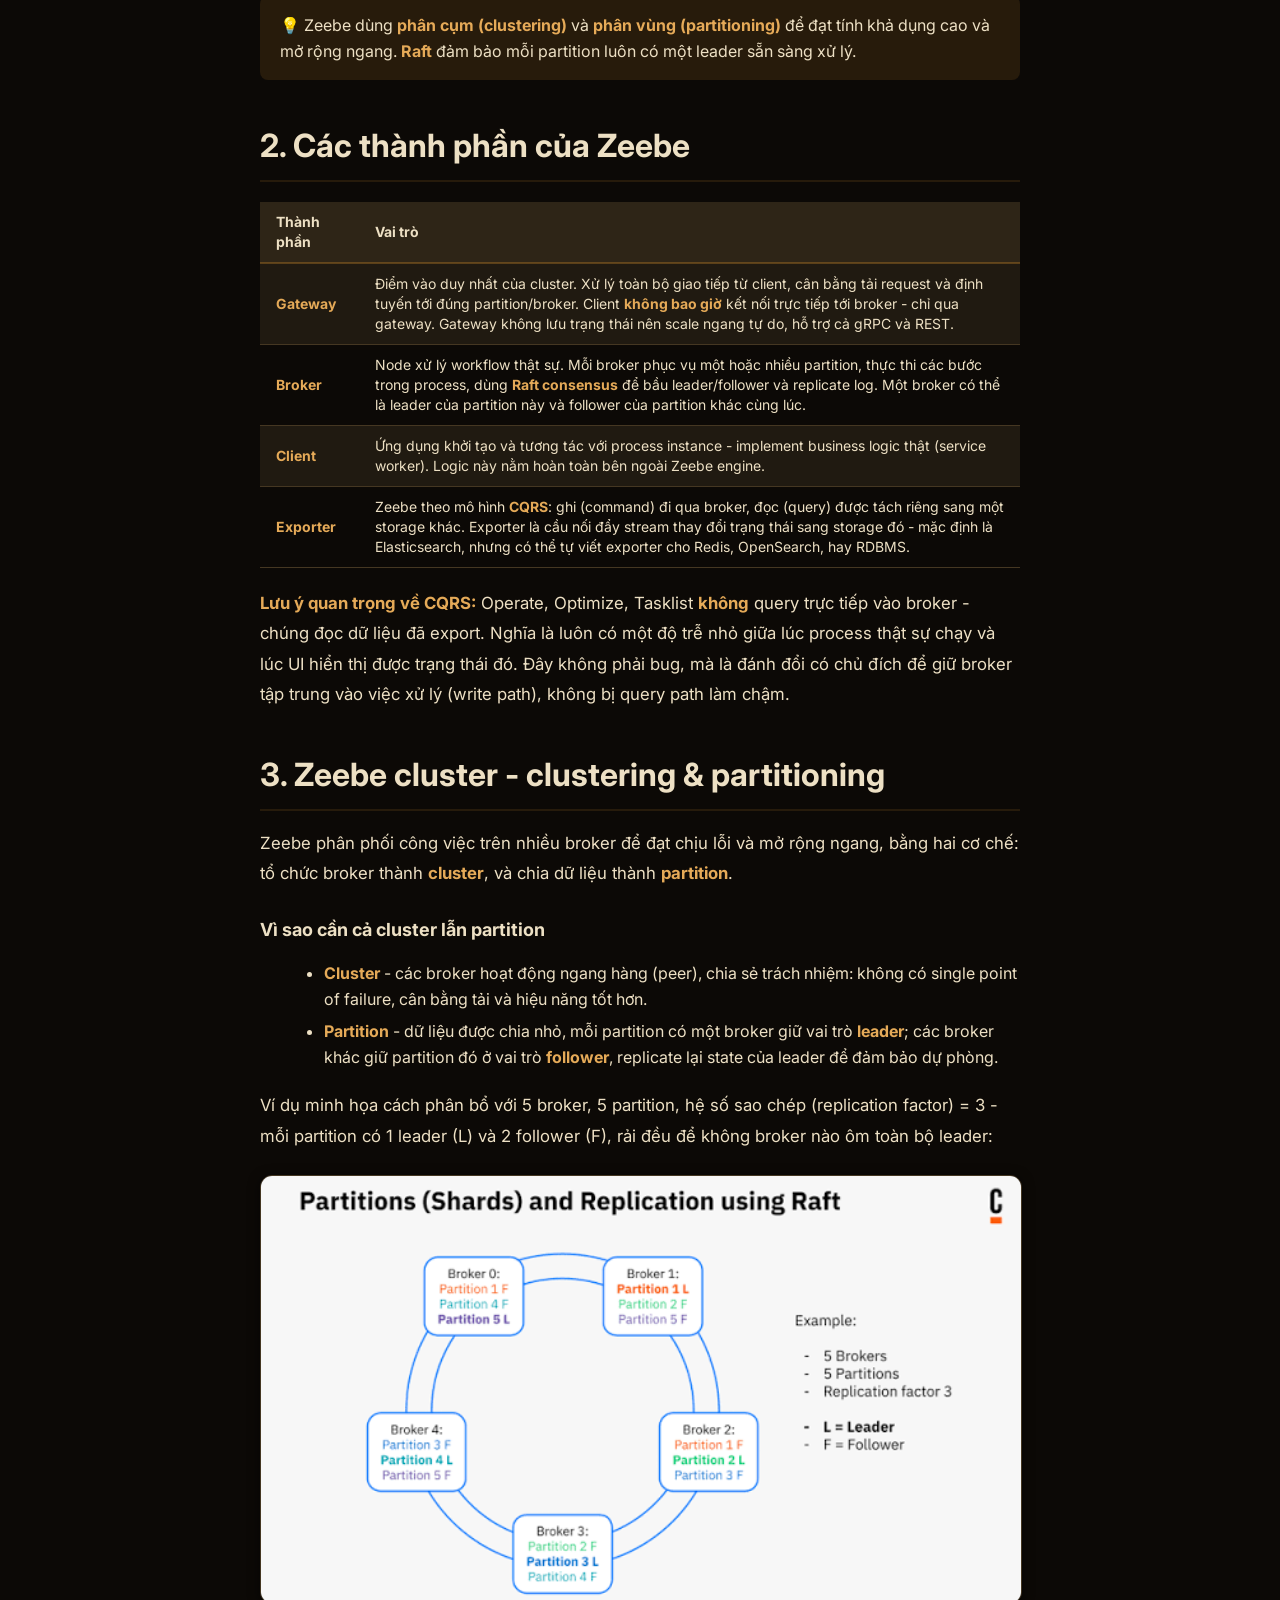
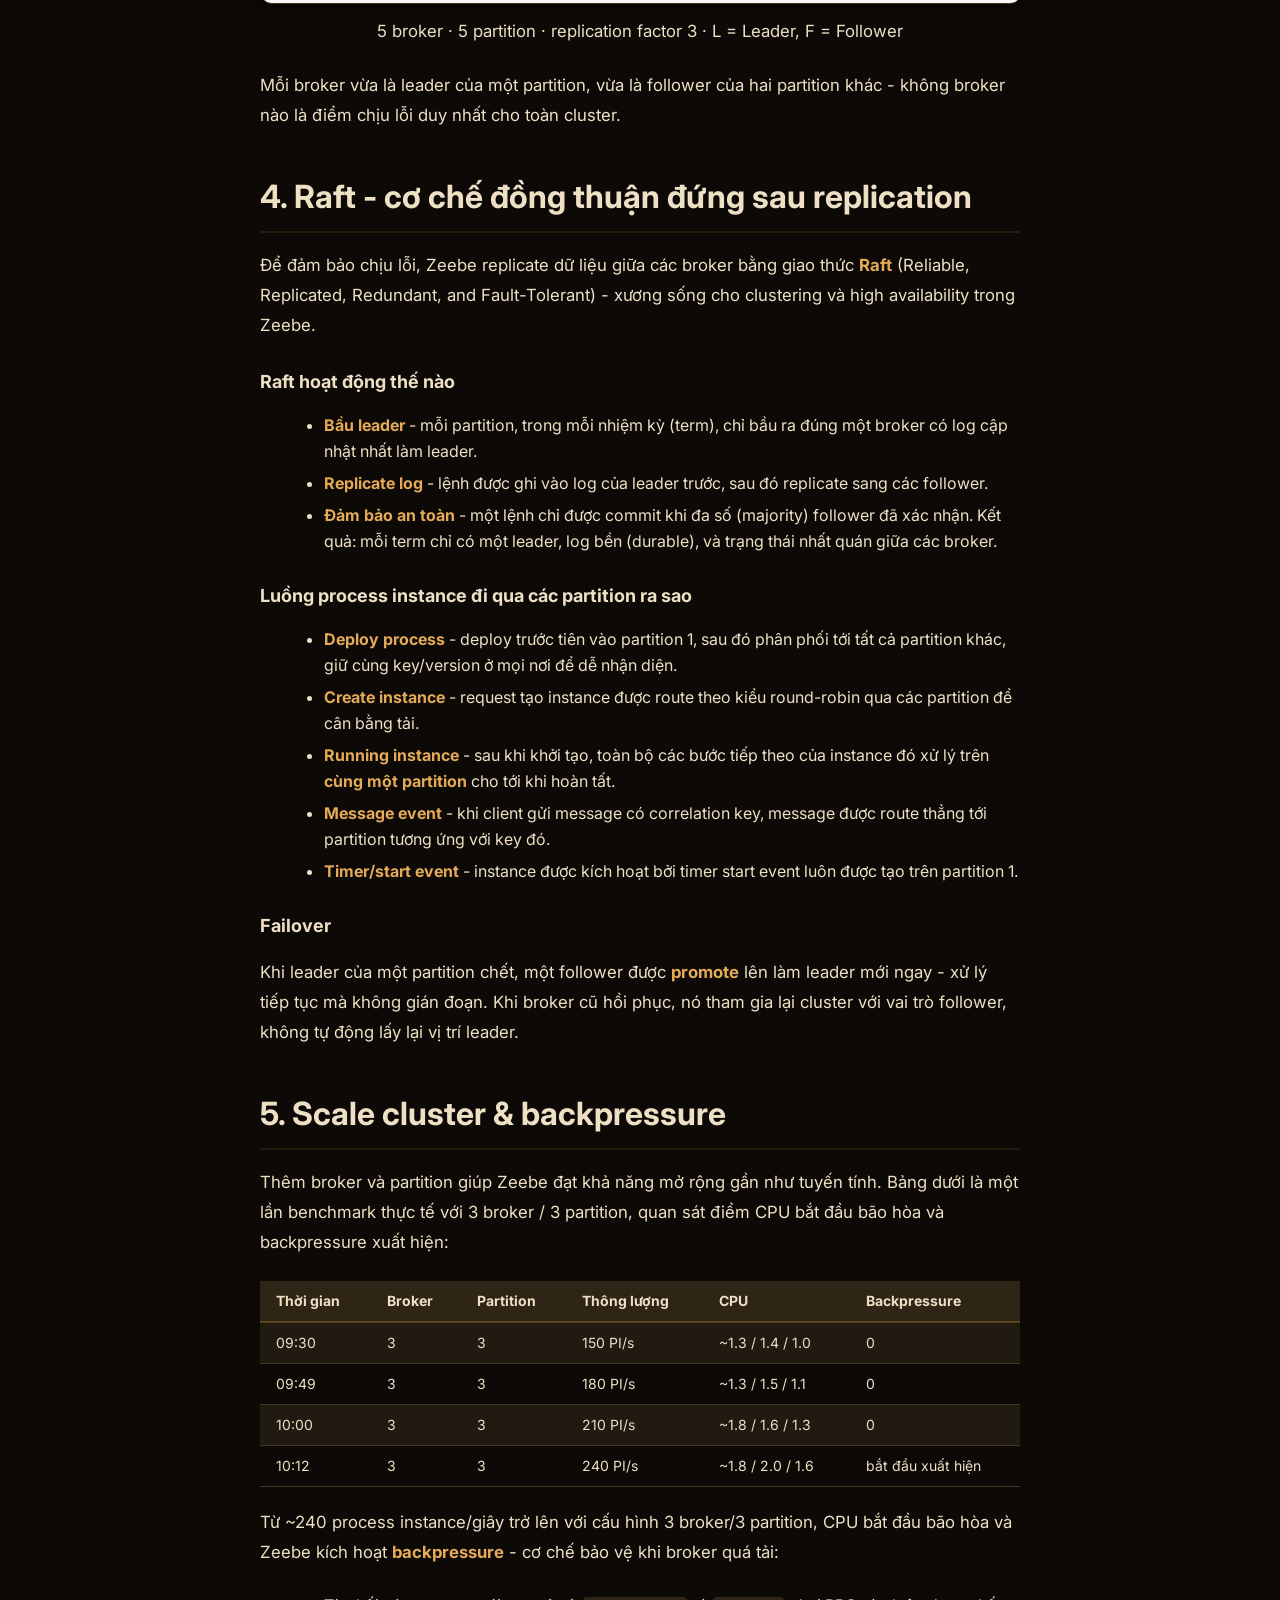
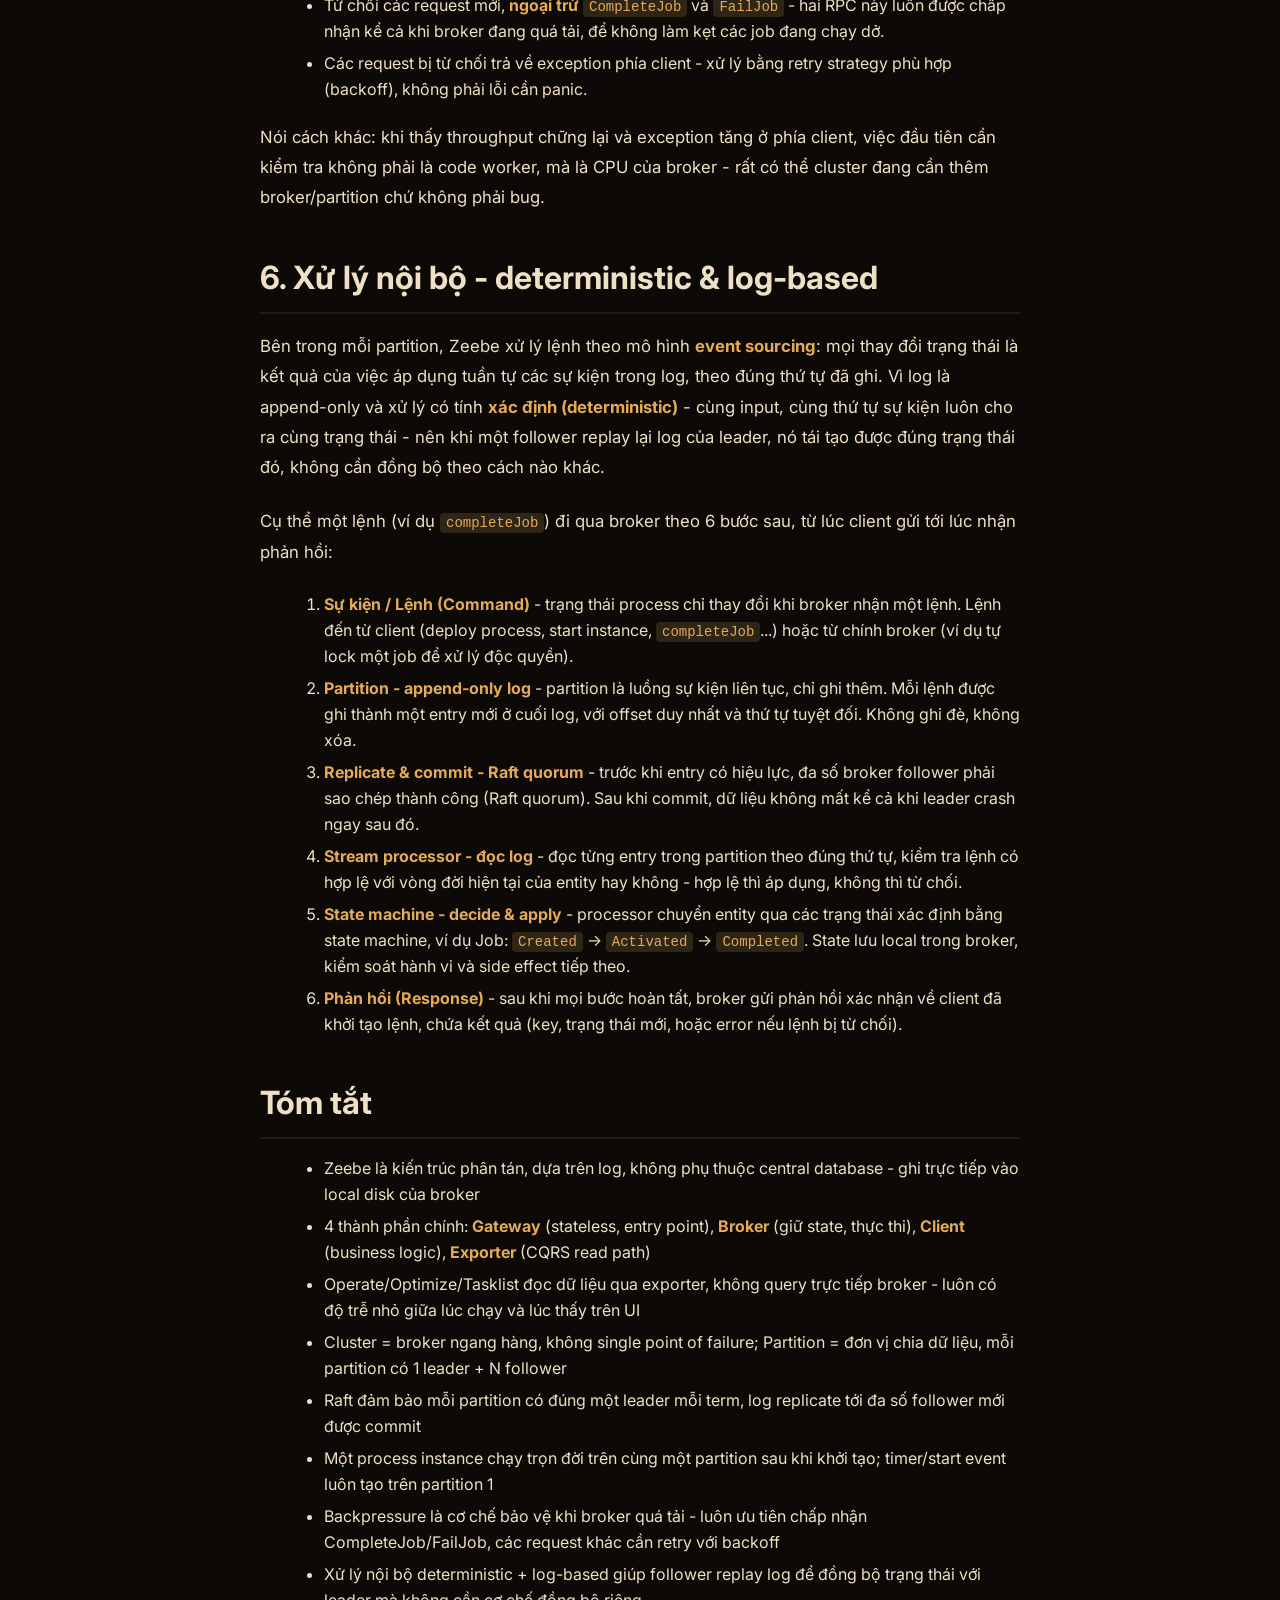
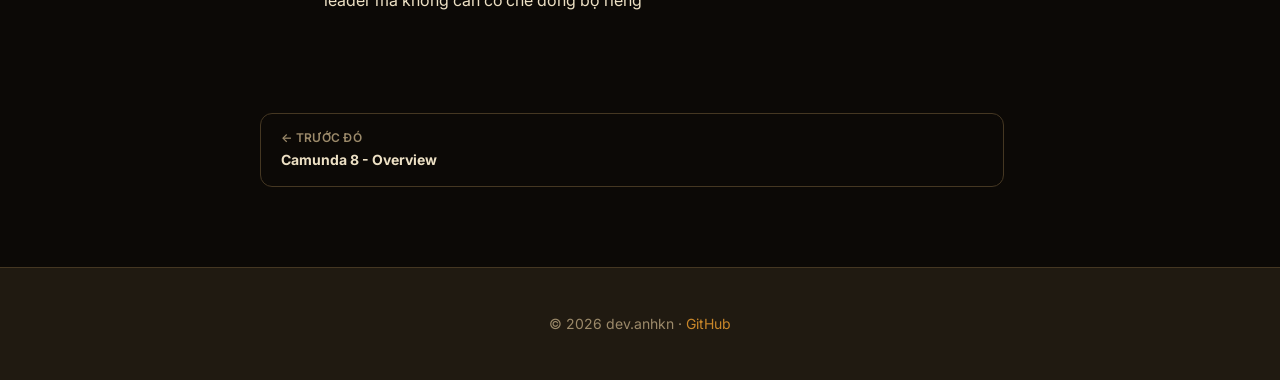
<file: camunda/zeebe-architecture.html>
<!DOCTYPE html>
<html lang="vi">
<head>
  <meta charset="UTF-8">
  <script>try{if(localStorage.getItem("theme")==="light")document.documentElement.setAttribute("data-theme","light")}catch(e){}</script>
  <meta name="viewport" content="width=device-width, initial-scale=1.0">
  <title>Camunda 8 - Zeebe Architecture Overview | dev.anhkn</title>
  <meta name="description" content="Gateway, Broker, Exporter, Raft, partition - bên trong Zeebe hoạt động thế nào.">
  <link rel="stylesheet" href="../shared/theme.css">
</head>
<body>

<header id="site-header"></header>

<main>

  <div class="article-header">
    <span class="article-day">Zeebe</span>
    <h1>Camunda 8 - Zeebe Architecture Overview</h1>
    <p class="meta">21/08/2026 · 12 phút đọc · <a href="index.html">← Quay lại series</a></p>
  </div>

  <nav class="toc" aria-label="Mục lục bài viết">
    <p class="toc-title">Mục lục</p>
    <ol>
      <li><a href="#dieu-gi-lam-nen-su-khac-biet-cua-zeebe">Điều gì làm nên sự khác biệt của Zeebe?</a></li>
      <li><a href="#cac-thanh-phan-cua-zeebe">Các thành phần của Zeebe</a></li>
      <li><a href="#zeebe-cluster-clustering-partitioning">Zeebe cluster - clustering & partitioning</a></li>
      <li><a href="#raft-co-che-dong-thuan-dung-sau-replication">Raft - cơ chế đồng thuận đứng sau replication</a></li>
      <li><a href="#scale-cluster-backpressure">Scale cluster & backpressure</a></li>
      <li><a href="#xu-ly-noi-bo-deterministic-log-based">Xử lý nội bộ - deterministic & log-based</a></li>
      <li><a href="#tom-tat">Tóm tắt</a></li>
    </ol>
  </nav>

  <div class="article-body">

    <blockquote>
      <strong>Mục tiêu:</strong> Đào sâu vào kiến trúc nội bộ của Zeebe - engine đứng sau Camunda 8 - để hiểu vì sao nó scale ngang được, chịu lỗi ra sao, và dữ liệu quy trình thật sự đi đâu khi một process instance chạy.
    </blockquote>

    <h2 id="dieu-gi-lam-nen-su-khac-biet-cua-zeebe">1. Điều gì làm nên sự khác biệt của Zeebe?</h2>

    <p>Bài <a href="overview.html">Overview</a> đã liệt kê Zeebe là một trong các thành phần cốt lõi của Camunda 8. Ở bài này, đào sâu riêng vào Zeebe - vì nó là phần quyết định khả năng scale và chịu lỗi của toàn hệ thống.</p>

    <p>Khác với các workflow engine truyền thống dựa trên relational database, Zeebe dùng kiến trúc <strong>phân tán, dựa trên nhật ký (log-based)</strong>. Nó không phụ thuộc vào một database tập trung để lưu trạng thái - dữ liệu được ghi trực tiếp vào local disk của từng broker, và việc xử lý được phân phối trên nhiều broker. Đổi lại, Zeebe đạt được thông lượng cao, độ trễ thấp ở quy mô lớn, và cơ chế sao chép (replication) giữa các broker đảm bảo dữ liệu không mất khi một node chết.</p>

    <ul>
      <li><strong>Stateless Gateways</strong> - cổng kết nối client với cluster để deploy process và quản lý task, bản thân gateway không giữ trạng thái.</li>
      <li><strong>Clustered Brokers</strong> - quản lý trạng thái, xử lý luồng dữ liệu, đảm bảo chịu lỗi và khả năng mở rộng.</li>
      <li><strong>Exporters</strong> - đẩy các thay đổi trạng thái ra ngoài để theo dõi/phân tích, không chặn luồng xử lý chính.</li>
      <li><strong>Clients</strong> - SDK hoặc API client, kết nối qua gateway để deploy process, tạo instance, xử lý task.</li>
      <li><strong>Horizontal Scalability</strong> - scale bằng cách thêm broker, không phải scale-up một node duy nhất.</li>
      <li><strong>Append-Only Audit Trail</strong> - mọi sự kiện liên quan tới process được ghi vào log chỉ-thêm (append-only), không sửa/xóa ngược.</li>
    </ul>

    <blockquote>
      💡 Zeebe dùng <strong>phân cụm (clustering)</strong> và <strong>phân vùng (partitioning)</strong> để đạt tính khả dụng cao và mở rộng ngang. <strong>Raft</strong> đảm bảo mỗi partition luôn có một leader sẵn sàng xử lý.
    </blockquote>

    <h2 id="cac-thanh-phan-cua-zeebe">2. Các thành phần của Zeebe</h2>

    <table>
      <tr><th>Thành phần</th><th>Vai trò</th></tr>
      <tr>
        <td><strong>Gateway</strong></td>
        <td>Điểm vào duy nhất của cluster. Xử lý toàn bộ giao tiếp từ client, cân bằng tải request và định tuyến tới đúng partition/broker. Client <strong>không bao giờ</strong> kết nối trực tiếp tới broker - chỉ qua gateway. Gateway không lưu trạng thái nên scale ngang tự do, hỗ trợ cả gRPC và REST.</td>
      </tr>
      <tr>
        <td><strong>Broker</strong></td>
        <td>Node xử lý workflow thật sự. Mỗi broker phục vụ một hoặc nhiều partition, thực thi các bước trong process, dùng <strong>Raft consensus</strong> để bầu leader/follower và replicate log. Một broker có thể là leader của partition này và follower của partition khác cùng lúc.</td>
      </tr>
      <tr>
        <td><strong>Client</strong></td>
        <td>Ứng dụng khởi tạo và tương tác với process instance - implement business logic thật (service worker). Logic này nằm hoàn toàn bên ngoài Zeebe engine.</td>
      </tr>
      <tr>
        <td><strong>Exporter</strong></td>
        <td>Zeebe theo mô hình <strong>CQRS</strong>: ghi (command) đi qua broker, đọc (query) được tách riêng sang một storage khác. Exporter là cầu nối đẩy stream thay đổi trạng thái sang storage đó - mặc định là Elasticsearch, nhưng có thể tự viết exporter cho Redis, OpenSearch, hay RDBMS.</td>
      </tr>
    </table>

    <p><strong>Lưu ý quan trọng về CQRS:</strong> Operate, Optimize, Tasklist <strong>không</strong> query trực tiếp vào broker - chúng đọc dữ liệu đã export. Nghĩa là luôn có một độ trễ nhỏ giữa lúc process thật sự chạy và lúc UI hiển thị được trạng thái đó. Đây không phải bug, mà là đánh đổi có chủ đích để giữ broker tập trung vào việc xử lý (write path), không bị query path làm chậm.</p>

    <h2 id="zeebe-cluster-clustering-partitioning">3. Zeebe cluster - clustering & partitioning</h2>

    <p>Zeebe phân phối công việc trên nhiều broker để đạt chịu lỗi và mở rộng ngang, bằng hai cơ chế: tổ chức broker thành <strong>cluster</strong>, và chia dữ liệu thành <strong>partition</strong>.</p>

    <h3>Vì sao cần cả cluster lẫn partition</h3>

    <ul>
      <li><strong>Cluster</strong> - các broker hoạt động ngang hàng (peer), chia sẻ trách nhiệm: không có single point of failure, cân bằng tải và hiệu năng tốt hơn.</li>
      <li><strong>Partition</strong> - dữ liệu được chia nhỏ, mỗi partition có một broker giữ vai trò <strong>leader</strong>; các broker khác giữ partition đó ở vai trò <strong>follower</strong>, replicate lại state của leader để đảm bảo dự phòng.</li>
    </ul>

    <p>Ví dụ minh họa cách phân bổ với 5 broker, 5 partition, hệ số sao chép (replication factor) = 3 - mỗi partition có 1 leader (L) và 2 follower (F), rải đều để không broker nào ôm toàn bộ leader:</p>

    <img src="images/zeebe-architecture/partitions.png" alt="Sơ đồ 5 broker xếp vòng tròn, mỗi broker giữ leader một partition và follower hai partition khác, replicate qua Raft" class="article-hero-img">
    <p class="text-text-muted text-sm text-center -mt-5">5 broker · 5 partition · replication factor 3 · L = Leader, F = Follower</p>

    <p>Mỗi broker vừa là leader của một partition, vừa là follower của hai partition khác - không broker nào là điểm chịu lỗi duy nhất cho toàn cluster.</p>

    <h2 id="raft-co-che-dong-thuan-dung-sau-replication">4. Raft - cơ chế đồng thuận đứng sau replication</h2>

    <p>Để đảm bảo chịu lỗi, Zeebe replicate dữ liệu giữa các broker bằng giao thức <strong>Raft</strong> (Reliable, Replicated, Redundant, and Fault-Tolerant) - xương sống cho clustering và high availability trong Zeebe.</p>

    <h3>Raft hoạt động thế nào</h3>

    <ul>
      <li><strong>Bầu leader</strong> - mỗi partition, trong mỗi nhiệm kỳ (term), chỉ bầu ra đúng một broker có log cập nhật nhất làm leader.</li>
      <li><strong>Replicate log</strong> - lệnh được ghi vào log của leader trước, sau đó replicate sang các follower.</li>
      <li><strong>Đảm bảo an toàn</strong> - một lệnh chỉ được commit khi đa số (majority) follower đã xác nhận. Kết quả: mỗi term chỉ có một leader, log bền (durable), và trạng thái nhất quán giữa các broker.</li>
    </ul>

    <h3>Luồng process instance đi qua các partition ra sao</h3>

    <ul>
      <li><strong>Deploy process</strong> - deploy trước tiên vào partition 1, sau đó phân phối tới tất cả partition khác, giữ cùng key/version ở mọi nơi để dễ nhận diện.</li>
      <li><strong>Create instance</strong> - request tạo instance được route theo kiểu round-robin qua các partition để cân bằng tải.</li>
      <li><strong>Running instance</strong> - sau khi khởi tạo, toàn bộ các bước tiếp theo của instance đó xử lý trên <strong>cùng một partition</strong> cho tới khi hoàn tất.</li>
      <li><strong>Message event</strong> - khi client gửi message có correlation key, message được route thẳng tới partition tương ứng với key đó.</li>
      <li><strong>Timer/start event</strong> - instance được kích hoạt bởi timer start event luôn được tạo trên partition 1.</li>
    </ul>

    <h3>Failover</h3>

    <p>Khi leader của một partition chết, một follower được <strong>promote</strong> lên làm leader mới ngay - xử lý tiếp tục mà không gián đoạn. Khi broker cũ hồi phục, nó tham gia lại cluster với vai trò follower, không tự động lấy lại vị trí leader.</p>

    <h2 id="scale-cluster-backpressure">5. Scale cluster & backpressure</h2>

    <p>Thêm broker và partition giúp Zeebe đạt khả năng mở rộng gần như tuyến tính. Bảng dưới là một lần benchmark thực tế với 3 broker / 3 partition, quan sát điểm CPU bắt đầu bão hòa và backpressure xuất hiện:</p>

    <table>
      <tr><th>Thời gian</th><th>Broker</th><th>Partition</th><th>Thông lượng</th><th>CPU</th><th>Backpressure</th></tr>
      <tr><td>09:30</td><td>3</td><td>3</td><td>150 PI/s</td><td>~1.3 / 1.4 / 1.0</td><td>0</td></tr>
      <tr><td>09:49</td><td>3</td><td>3</td><td>180 PI/s</td><td>~1.3 / 1.5 / 1.1</td><td>0</td></tr>
      <tr><td>10:00</td><td>3</td><td>3</td><td>210 PI/s</td><td>~1.8 / 1.6 / 1.3</td><td>0</td></tr>
      <tr><td>10:12</td><td>3</td><td>3</td><td>240 PI/s</td><td>~1.8 / 2.0 / 1.6</td><td>bắt đầu xuất hiện</td></tr>
    </table>

    <p>Từ ~240 process instance/giây trở lên với cấu hình 3 broker/3 partition, CPU bắt đầu bão hòa và Zeebe kích hoạt <strong>backpressure</strong> - cơ chế bảo vệ khi broker quá tải:</p>

    <ul>
      <li>Từ chối các request mới, <strong>ngoại trừ</strong> <code>CompleteJob</code> và <code>FailJob</code> - hai RPC này luôn được chấp nhận kể cả khi broker đang quá tải, để không làm kẹt các job đang chạy dở.</li>
      <li>Các request bị từ chối trả về exception phía client - xử lý bằng retry strategy phù hợp (backoff), không phải lỗi cần panic.</li>
    </ul>

    <p>Nói cách khác: khi thấy throughput chững lại và exception tăng ở phía client, việc đầu tiên cần kiểm tra không phải là code worker, mà là CPU của broker - rất có thể cluster đang cần thêm broker/partition chứ không phải bug.</p>

    <h2 id="xu-ly-noi-bo-deterministic-log-based">6. Xử lý nội bộ - deterministic & log-based</h2>

    <p>Bên trong mỗi partition, Zeebe xử lý lệnh theo mô hình <strong>event sourcing</strong>: mọi thay đổi trạng thái là kết quả của việc áp dụng tuần tự các sự kiện trong log, theo đúng thứ tự đã ghi. Vì log là append-only và xử lý có tính <strong>xác định (deterministic)</strong> - cùng input, cùng thứ tự sự kiện luôn cho ra cùng trạng thái - nên khi một follower replay lại log của leader, nó tái tạo được đúng trạng thái đó, không cần đồng bộ theo cách nào khác.</p>

    <p>Cụ thể một lệnh (ví dụ <code>completeJob</code>) đi qua broker theo 6 bước sau, từ lúc client gửi tới lúc nhận phản hồi:</p>

    <ol>
      <li><strong>Sự kiện / Lệnh (Command)</strong> - trạng thái process chỉ thay đổi khi broker nhận một lệnh. Lệnh đến từ client (deploy process, start instance, <code>completeJob</code>...) hoặc từ chính broker (ví dụ tự lock một job để xử lý độc quyền).</li>
      <li><strong>Partition - append-only log</strong> - partition là luồng sự kiện liên tục, chỉ ghi thêm. Mỗi lệnh được ghi thành một entry mới ở cuối log, với offset duy nhất và thứ tự tuyệt đối. Không ghi đè, không xóa.</li>
      <li><strong>Replicate & commit - Raft quorum</strong> - trước khi entry có hiệu lực, đa số broker follower phải sao chép thành công (Raft quorum). Sau khi commit, dữ liệu không mất kể cả khi leader crash ngay sau đó.</li>
      <li><strong>Stream processor - đọc log</strong> - đọc từng entry trong partition theo đúng thứ tự, kiểm tra lệnh có hợp lệ với vòng đời hiện tại của entity hay không - hợp lệ thì áp dụng, không thì từ chối.</li>
      <li><strong>State machine - decide & apply</strong> - processor chuyển entity qua các trạng thái xác định bằng state machine, ví dụ Job: <code>Created</code> → <code>Activated</code> → <code>Completed</code>. State lưu local trong broker, kiểm soát hành vi và side effect tiếp theo.</li>
      <li><strong>Phản hồi (Response)</strong> - sau khi mọi bước hoàn tất, broker gửi phản hồi xác nhận về client đã khởi tạo lệnh, chứa kết quả (key, trạng thái mới, hoặc error nếu lệnh bị từ chối).</li>
    </ol>

    <h2 id="tom-tat">Tóm tắt</h2>
    <ul>
      <li>Zeebe là kiến trúc phân tán, dựa trên log, không phụ thuộc central database - ghi trực tiếp vào local disk của broker</li>
      <li>4 thành phần chính: <strong>Gateway</strong> (stateless, entry point), <strong>Broker</strong> (giữ state, thực thi), <strong>Client</strong> (business logic), <strong>Exporter</strong> (CQRS read path)</li>
      <li>Operate/Optimize/Tasklist đọc dữ liệu qua exporter, không query trực tiếp broker - luôn có độ trễ nhỏ giữa lúc chạy và lúc thấy trên UI</li>
      <li>Cluster = broker ngang hàng, không single point of failure; Partition = đơn vị chia dữ liệu, mỗi partition có 1 leader + N follower</li>
      <li>Raft đảm bảo mỗi partition có đúng một leader mỗi term, log replicate tới đa số follower mới được commit</li>
      <li>Một process instance chạy trọn đời trên cùng một partition sau khi khởi tạo; timer/start event luôn tạo trên partition 1</li>
      <li>Backpressure là cơ chế bảo vệ khi broker quá tải - luôn ưu tiên chấp nhận CompleteJob/FailJob, các request khác cần retry với backoff</li>
      <li>Xử lý nội bộ deterministic + log-based giúp follower replay log để đồng bộ trạng thái với leader mà không cần cơ chế đồng bộ riêng</li>
    </ul>

  </div>

  <!-- Navigation -->
  <div class="article-nav">
    <a href="overview.html" class="prev">
      <span class="nav-label">← Trước đó</span>
      <strong>Camunda 8 - Overview</strong>
    </a>
    <span></span>
  </div>

</main>

<footer id="site-footer"></footer>

<script src="../shared/site.js"></script>
</body>
</html>
</file>
<file: shared/theme.css>
/*
 * Shared plain-CSS theme for dev.anhkn - design tokens + every component class.
 * Loaded on every page via <link rel="stylesheet" href=".../shared/theme.css">.
 * Edit this ONE file to change a token or a shared component rule site-wide.
 */

@import url('https://fonts.googleapis.com/css2?family=Inter:wght@400;500;600;700;800&display=swap');

:root {
  /* Desert Titan - dark theme design tokens */
  --color-surface-0: #0c0906;
  --color-surface-1: #201a11;
  --color-surface-2: #2e2517;
  --color-text: #ede0c4;
  --color-text-muted: #9c8a6a;
  --color-border: #453722;
  --color-amber: #c9872a;
  --color-amber-light: #e5aa58;
  --color-blue: #7699b8;
  --color-green: #7aa86a;
  --color-teal: #5a9a88;
  --color-yellow: #c9a030;
  --color-purple: #a88888;
  --color-red: #c05a40;

  --radius: 12px;
  --radius-chip: 8px;
  --radius-pill: 20px;
  --radius-tag: 4px;

  --shadow: 0 1px 0 rgba(255, 255, 255, 0.04) inset, 0 2px 12px rgba(0, 0, 0, 0.6);
  --shadow-hover: 0 1px 0 rgba(255, 255, 255, 0.06) inset, 0 8px 32px rgba(0, 0, 0, 0.6);

  --font-sans: 'Inter', -apple-system, BlinkMacSystemFont, 'Segoe UI', system-ui, sans-serif;
  --font-mono: 'JetBrains Mono', 'Fira Code', 'Cascadia Code', monospace;
}

:root[data-theme="light"] {
  /* Desert Titan - light theme tokens, same warm/amber tone as dark, inverted elevation */
  --color-surface-0: #faf5ea;
  --color-surface-1: #f1e6d0;
  --color-surface-2: #e7d7b3;
  --color-text: #2b2013;
  --color-text-muted: #6e5a3c;
  --color-border: #d8c49a;
  --color-amber: #8a5a1f;
  --color-amber-light: #a8701f;

  --shadow: 0 1px 0 rgba(255, 255, 255, 0.6) inset, 0 2px 12px rgba(90, 70, 40, 0.16);
  --shadow-hover: 0 1px 0 rgba(255, 255, 255, 0.7) inset, 0 8px 28px rgba(90, 70, 40, 0.22);
}

body { font-family: var(--font-sans); color: var(--color-text); background-color: var(--color-surface-0); line-height: 1.625; font-size: 1rem; min-height: 100vh; display: flex; flex-direction: column; margin: 0; }
a { color: var(--color-amber); text-decoration: none; }
a:hover { text-decoration: underline; color: var(--color-amber-light); }
img { max-width: 100%; }

/* READING PROGRESS (article pages only, injected by shared/site.js) */
#reading-progress { position: fixed; top: 0; left: 0; height: 3px; width: 0%; background-color: var(--color-amber); z-index: 1000; transition: width 100ms linear; }
.back-to-top { position: fixed; right: 1.5rem; bottom: 1.5rem; width: 3rem; height: 3rem; border-radius: var(--radius-pill); background-color: var(--color-surface-1); border: 1px solid var(--color-border); box-shadow: var(--shadow); color: var(--color-text-muted); display: flex; align-items: center; justify-content: center; cursor: pointer; opacity: 0; pointer-events: none; transform: translateY(8px); transition: opacity 200ms, transform 200ms, border-color 150ms, color 150ms; z-index: 40; }
.back-to-top.is-visible { opacity: 1; pointer-events: auto; transform: translateY(0); }
.back-to-top:hover { border-color: var(--color-amber); color: var(--color-amber-light); }

/* SCROLL REVEAL (classes added by shared/site.js via IntersectionObserver) */
.reveal { opacity: 0; transform: translateY(18px); transition: opacity 550ms ease, transform 550ms ease; }
.reveal.is-visible { opacity: 1; transform: translateY(0); }

/* HEADER / NAV */
header { background-color: var(--color-surface-1); position: sticky; top: 0; z-index: 50; border-bottom: 2px solid var(--color-amber); }
nav { max-width: 1200px; margin-left: auto; margin-right: auto; padding-left: 1.5rem; padding-right: 1.5rem; height: 4rem; display: flex; align-items: center; justify-content: space-between; }
.nav-logo { font-size: 1.125rem; line-height: 1.75rem; font-weight: 700; color: var(--color-text); letter-spacing: -0.025em; }
.nav-logo span { color: var(--color-amber); }
.nav-links { display: flex; gap: 2rem; list-style: none; margin: 0; padding: 0; }
.nav-links a { color: var(--color-text-muted); font-size: 0.875rem; line-height: 1.25rem; font-weight: 500; transition: color 150ms; }
.nav-links a:hover, .nav-links a.active { color: var(--color-text); text-decoration: none; }
.nav-links a.active { color: var(--color-amber); }
.theme-toggle { background: none; border: 1px solid var(--color-border); color: var(--color-text-muted); border-radius: var(--radius-pill); width: 2.25rem; height: 2.25rem; margin-left: 1.5rem; display: inline-flex; align-items: center; justify-content: center; font-size: 1rem; line-height: 1; cursor: pointer; transition: all 150ms; }
.theme-toggle:hover { border-color: var(--color-amber); color: var(--color-amber-light); }

/* CONTAINER */
.container { max-width: 1200px; margin-left: auto; margin-right: auto; padding-left: 1.5rem; padding-right: 1.5rem; }

/* HERO */
.hero {
  position: relative;
  overflow: hidden;
  color: var(--color-text);
  text-align: center;
  padding: 6rem 1.5rem;
  background:
    radial-gradient(ellipse 900px 500px at 50% -10%, rgba(201, 135, 42, 0.20), transparent 65%),
    linear-gradient(160deg, var(--color-surface-0), #2a1e0a, #1a1508);
}
.hero::before {
  content: "";
  position: absolute;
  inset: 0;
  opacity: 0.5;
  background-image: radial-gradient(circle at 1px 1px, color-mix(in srgb, var(--color-text) 6%, transparent) 1px, transparent 0);
  background-size: 28px 28px;
  pointer-events: none;
}
.hero > * { position: relative; }
.hero-chips { position: relative; display: flex; align-items: center; gap: 0.625rem; flex-wrap: wrap; justify-content: center; margin-top: 2rem; }
.hero-chip { display: inline-flex; align-items: center; padding: 0.375rem 0.875rem; border: 1px solid color-mix(in srgb, var(--color-amber) 30%, transparent); border-radius: var(--radius-pill); background-color: color-mix(in srgb, var(--color-text) 4%, transparent); font-size: 0.8125rem; color: var(--color-text-muted); }
.hero-chip-dot { width: 3px; height: 3px; border-radius: 50%; background-color: var(--color-border); }
.hero h1 {
  font-size: clamp(2rem, 5vw, 3.2rem);
  font-weight: 800;
  line-height: 1.25;
  margin: 0 0 1.25rem;
  letter-spacing: -0.025em;
  background-image: linear-gradient(to bottom right, #f5e8cc, var(--color-amber-light));
  background-clip: text;
  -webkit-background-clip: text;
  color: transparent;
}
.hero h1 span { color: var(--color-amber-light); }
.hero p { font-size: 1.125rem; line-height: 1.75rem; color: var(--color-text-muted); max-width: 560px; margin: 0 auto 2.25rem; }

:root[data-theme="light"] .hero {
  background:
    radial-gradient(ellipse 900px 500px at 50% -10%, rgba(138, 90, 31, 0.12), transparent 65%),
    linear-gradient(160deg, var(--color-surface-0), #f2e6cd, #ecd9b1);
}
:root[data-theme="light"] .hero h1 {
  background-image: linear-gradient(to bottom right, #3a2a14, var(--color-amber-light));
}

.btn { display: inline-flex; align-items: center; gap: 0.5rem; background-color: var(--color-amber); color: var(--color-surface-0); padding: 0.75rem 1.75rem; border-radius: var(--radius-chip); font-weight: 600; font-size: 0.875rem; line-height: 1.25rem; transition: all 150ms; }
.btn:hover { opacity: 0.9; transform: translateY(-1px); text-decoration: none; }
.btn-outline { background-color: transparent; border: 2px solid var(--color-border); color: var(--color-text-muted); margin-left: 0.75rem; }
.btn-outline:hover { border-color: var(--color-amber); color: var(--color-amber-light); }

/* SECTION */
.section { padding: 4rem 0; }
.section-title { font-size: 1.5rem; line-height: 2rem; font-weight: 700; margin: 0 0 0.5rem; letter-spacing: -0.025em; color: var(--color-text); }
.section-sub { color: var(--color-text-muted); margin: 0 0 2.5rem; }

/* CARD GRID */
.card-grid { display: grid; gap: 1.5rem; grid-template-columns: repeat(auto-fit, minmax(260px, 1fr)); }
.card { background-color: var(--color-surface-1); border: 1px solid var(--color-border); border-radius: var(--radius); box-shadow: var(--shadow); transition: all 150ms; cursor: pointer; overflow: hidden; display: flex; flex-direction: column; padding: 1.5rem; color: var(--color-text); }
.card:hover { box-shadow: var(--shadow-hover); transform: translateY(-2px); border-color: color-mix(in srgb, var(--color-amber) 45%, transparent); text-decoration: none; }
.card-day { display: inline-block; background-color: color-mix(in srgb, var(--color-amber) 14%, transparent); border: 1px solid color-mix(in srgb, var(--color-amber) 35%, transparent); color: var(--color-amber-light); font-size: 0.75rem; line-height: 1rem; font-weight: 700; padding: 0.25rem 0.625rem; border-radius: var(--radius-pill); margin-bottom: 0.75rem; letter-spacing: 0.025em; text-transform: uppercase; }
.card h3 { font-size: 1.05rem; font-weight: 700; margin: 0 0 0.5rem; line-height: 1.375; color: var(--color-text); }
.card p { font-size: 0.875rem; color: var(--color-text-muted); line-height: 1.625; }
.card-meta { display: flex; align-items: center; gap: 0.75rem; margin-top: auto; padding-top: 1rem; border-top: 1px solid var(--color-border); font-size: 0.75rem; line-height: 1rem; color: var(--color-text-muted); }
.tag { background-color: var(--color-surface-2); color: var(--color-text-muted); padding: 0.125rem 0.5rem; border-radius: var(--radius-tag); font-size: 0.75rem; line-height: 1rem; font-weight: 500; }

/* CARD TOPIC ACCENT - set --card-accent inline on .card to color the bar/icon (e.g. style="--card-accent: var(--color-blue)") */
.card-accent { height: 4px; margin: -1.5rem -1.5rem 1.25rem; background-color: var(--card-accent, var(--color-amber)); }
.card-icon { width: 2.5rem; height: 2.5rem; flex-shrink: 0; border-radius: var(--radius-chip); background-color: color-mix(in srgb, var(--card-accent, var(--color-amber)) 14%, transparent); border: 1px solid color-mix(in srgb, var(--card-accent, var(--color-amber)) 35%, transparent); color: var(--card-accent, var(--color-amber)); display: flex; align-items: center; justify-content: center; margin-bottom: 0.75rem; }

/* SPOTLIGHT (single featured series card) */
.spotlight-card { display: grid; grid-template-columns: minmax(260px, 380px) 1fr; gap: 2rem; align-items: stretch; background-color: var(--color-surface-1); border: 1px solid var(--color-border); border-radius: var(--radius); box-shadow: var(--shadow); overflow: hidden; margin-bottom: 1.5rem; transition: all 150ms; }
.spotlight-card:hover { box-shadow: var(--shadow-hover); transform: translateY(-2px); border-color: color-mix(in srgb, var(--color-amber) 45%, transparent); text-decoration: none; }
.spotlight-illustration { position: relative; background-color: var(--color-surface-2); display: flex; align-items: center; justify-content: center; padding: 2rem; }
.spotlight-illustration::before { content: ""; position: absolute; inset: 0; opacity: 0.4; background-image: radial-gradient(circle at 1px 1px, color-mix(in srgb, var(--color-text) 6%, transparent) 1px, transparent 0); background-size: 22px 22px; }
.spotlight-illustration svg { position: relative; }
.spotlight-content { padding: 2rem 2rem 2rem 0; display: flex; flex-direction: column; gap: 0.875rem; justify-content: center; }
.spotlight-content h3 { font-size: 1.375rem; font-weight: 700; line-height: 1.35; margin: 0; color: var(--color-text); }
.spotlight-content p { font-size: 0.9375rem; color: var(--color-text-muted); margin: 0; max-width: 480px; }
.spotlight-meta { display: flex; align-items: center; gap: 0.625rem; padding-top: 0.5rem; margin-top: 0.25rem; border-top: 1px solid var(--color-border); }
.spotlight-meta-count { font-size: 0.8125rem; color: var(--color-text-muted); font-weight: 600; }
.spotlight-meta .tag-group { display: flex; gap: 0.5rem; }

.series-teaser { display: flex; align-items: center; gap: 0.75rem; padding: 0.875rem 1.25rem; border: 1px dashed var(--color-border); border-radius: var(--radius); color: var(--color-text-muted); font-size: 0.875rem; }
.series-teaser-dot { width: 6px; height: 6px; border-radius: 50%; background-color: var(--color-border); flex-shrink: 0; }

/* QUOTE STRIP - rhythm break between sections */
.quote-strip { background-color: color-mix(in srgb, var(--color-amber) 5%, transparent); border-top: 1px solid var(--color-surface-2); border-bottom: 1px solid var(--color-surface-2); padding: 3.5rem 1.5rem; }
.quote-strip-inner { max-width: 640px; margin: 0 auto; text-align: center; display: flex; flex-direction: column; align-items: center; gap: 0.75rem; }
.quote-strip svg { opacity: 0.5; }
.quote-strip p { font-size: 1.25rem; line-height: 1.5; font-weight: 600; color: var(--color-text); margin: 0; }
.quote-strip span { font-size: 0.8125rem; color: var(--color-text-muted); }

/* PAGE HEADER */
.page-header { background-color: var(--color-surface-1); padding: 3.5rem 1.5rem; color: var(--color-text); border-bottom: 1px solid var(--color-border); }
.page-header h1 { font-size: 2.25rem; line-height: 2.5rem; font-weight: 800; letter-spacing: -0.025em; margin: 0 0 0.5rem; color: var(--color-text); }
.page-header h1 span { color: var(--color-amber-light); }
.page-header p { color: var(--color-text-muted); }

/* ARTICLE */
.article-header { padding: 3.5rem 1.5rem 0; max-width: 760px; margin-left: auto; margin-right: auto; }
.article-day { display: inline-block; background-color: var(--color-amber); color: var(--color-surface-0); font-size: 0.75rem; line-height: 1rem; font-weight: 700; padding: 0.25rem 0.875rem; border-radius: var(--radius-pill); margin-bottom: 1rem; }
.article-header h1 { font-size: clamp(1.6rem, 4vw, 2.4rem); font-weight: 800; line-height: 1.25; letter-spacing: -0.025em; margin: 0 0 0.75rem; color: var(--color-text); }
.article-header .meta { color: var(--color-text-muted); font-size: 0.875rem; line-height: 1.25rem; margin-bottom: 2rem; padding-bottom: 2rem; border-bottom: 1px solid var(--color-border); }
.article-header .meta a { color: var(--color-amber); }

.article-body { max-width: 760px; margin-left: auto; margin-right: auto; padding: 2.5rem 1.5rem 5rem; }
.article-body h2 { font-size: clamp(1.4rem, 3vw, 2rem); font-weight: 700; margin: 2.5rem 0 1rem; padding-bottom: 0.5rem; border-bottom: 2px solid color-mix(in srgb, var(--color-amber) 14%, transparent); color: var(--color-text); }
.article-body h3 { font-size: 1.125rem; line-height: 1.75rem; font-weight: 700; margin: 1.75rem 0 0.625rem; color: var(--color-text); }

.article-hero-img { width: 100%; border-radius: var(--radius); border: 1px solid var(--color-border); box-shadow: var(--shadow); margin-bottom: 2rem; display: block; }
.article-hero-img.is-native { width: auto; max-width: 100%; margin-left: auto; margin-right: auto; }
.article-task-icon { width: 220px; max-width: 100%; border-radius: var(--radius-chip); border: 1px solid var(--color-border); box-shadow: var(--shadow); display: block; margin-bottom: 1rem; }

.article-columns { display: grid; grid-template-columns: 1fr 1fr; gap: 1.5rem; align-items: center; margin-bottom: 2rem; }
.article-columns img { width: 100%; border-radius: var(--radius); border: 1px solid var(--color-border); box-shadow: var(--shadow); display: block; }
.article-columns h3 { margin-top: 0; }
.article-columns p { margin-bottom: 0; }

/* LIGHTBOX */
.lightbox-trigger { display: block; position: relative; cursor: zoom-in; }
.lightbox-trigger::after { content: "🔍 Bấm để phóng to"; position: absolute; right: 0.75rem; bottom: 0.75rem; background-color: color-mix(in srgb, var(--color-surface-0) 75%, transparent); color: var(--color-text); font-size: 0.75rem; line-height: 1rem; padding: 0.25rem 0.625rem; border-radius: var(--radius-pill); opacity: 0; transition: opacity 150ms; }
.lightbox-trigger:hover::after { opacity: 1; }
.lightbox { display: none; position: fixed; inset: 0; z-index: 999; padding: 3rem 1.5rem; align-items: center; justify-content: center; }
.lightbox:target { display: flex; }
.lightbox-backdrop { position: absolute; inset: 0; background-color: rgba(0, 0, 0, 0.88); }
.lightbox-content { position: relative; max-width: 100%; max-height: 100%; text-align: center; }
.lightbox-content img { display: block; max-width: 100%; max-height: calc(100vh - 120px); border-radius: var(--radius); border: 1px solid var(--color-border); box-shadow: var(--shadow-hover); margin-left: auto; margin-right: auto; }
.lightbox-content figcaption { margin-top: 0.75rem; color: var(--color-text-muted); font-size: 0.875rem; line-height: 1.25rem; }

/* INFO / TASK CARD (accordion) */
.task-card-grid, .info-card-grid { display: grid; gap: 1.25rem; margin: 1.5rem 0; grid-template-columns: repeat(auto-fit, minmax(300px, 1fr)); align-items: start; }
.task-card, .info-card { background-color: var(--color-surface-1); border: 1px solid var(--color-border); border-radius: var(--radius); padding: 1.25rem; box-shadow: var(--shadow); transition: color 150ms, background-color 150ms, border-color 150ms; }
.task-card:hover, .info-card:hover { border-color: color-mix(in srgb, var(--color-text) 25%, var(--color-border)); box-shadow: var(--shadow-hover); }
.task-card[open], .info-card[open] { border-color: color-mix(in srgb, var(--color-text) 18%, var(--color-border)); }
.task-card summary, .info-card summary { list-style: none; cursor: pointer; }
.task-card summary::-webkit-details-marker, .info-card summary::-webkit-details-marker { display: none; }
.task-card-head, .info-card-head { display: flex; align-items: center; gap: 0.875rem; }
.task-card-icon { width: 2.75rem; height: auto; flex-shrink: 0; border-radius: var(--radius-tag); border: 1px solid var(--color-border); transition: width 150ms; }
.task-card[open] .task-card-icon { width: 110px; }
.task-card h3, .info-card h3 { margin: 0; flex: 1 1 0%; }
.info-card-badge { width: 30px; height: 30px; flex-shrink: 0; border-radius: 9999px; background-color: color-mix(in srgb, var(--color-amber) 14%, transparent); border: 1px solid color-mix(in srgb, var(--color-amber) 35%, transparent); color: var(--color-amber-light); font-size: 0.875rem; line-height: 1.25rem; font-weight: 700; display: flex; align-items: center; justify-content: center; }
.task-card-toggle, .info-card-toggle { width: 9px; height: 9px; flex-shrink: 0; border-right: 2px solid var(--color-amber); border-bottom: 2px solid var(--color-amber); transform: rotate(-45deg); transition: transform 150ms; margin-right: 0.125rem; }
.task-card[open] .task-card-toggle, .info-card[open] .info-card-toggle { transform: rotate(45deg); }
.task-card-body, .info-card-body { margin-top: 1rem; padding-top: 1rem; border-top: 1px solid var(--color-border); }
.task-card-body p, .info-card-body p { font-size: 0.875rem; line-height: 1.625; margin-bottom: 0.625rem; }
.task-card-body p:last-child, .info-card-body p:last-child { margin-bottom: 0; }

/* ICON CARD - a static (non-collapsible) bordered box for a centered
   illustrative icon/image, standalone (.icon-card-hero) or in a grid
   (.icon-card-grid > .icon-card). */
.icon-card-hero, .icon-card { background-color: var(--color-surface-1); border: 1px solid var(--color-border); border-radius: var(--radius); text-align: center; }
.icon-card-hero { padding: 1.5rem; margin-bottom: 2rem; }
.icon-card-hero img { max-width: 160px; width: 100%; margin: 0 auto; }
.icon-card-grid { display: grid; grid-template-columns: repeat(auto-fit, minmax(130px, 1fr)); gap: 1rem; margin: 1.5rem 0; }
.icon-card { padding: 1rem; }
.icon-card img { width: 100%; max-width: 96px; margin: 0 auto; }
.icon-card p { margin: 0.75rem 0 0; font-size: 0.875rem; }

/* ARTICLE BODY TEXT */
.article-body p { margin-bottom: 1.5rem; color: var(--color-text); font-size: 1.05rem; line-height: 1.8; }
.article-body p.lead { font-size: 1.25rem; line-height: 1.625; color: var(--color-text); }
.article-body p.definition { font-size: 1.25rem; line-height: 1.625; color: var(--color-text); background-color: var(--color-surface-2); padding: 1.25rem 1.5rem; border-radius: var(--radius-chip); }
.article-body strong, .article-body li strong { color: var(--color-amber-light); font-weight: 700; }
.article-body ul { list-style-type: disc; margin-bottom: 1.25rem; margin-left: 1.5rem; color: var(--color-text); }
.article-body ol { list-style-type: decimal; margin-bottom: 1.25rem; margin-left: 1.5rem; color: var(--color-text); }
.article-body li { margin-bottom: 0.375rem; }
.article-body pre { background-color: var(--color-surface-2); color: var(--color-text); border: 1px solid var(--color-border); padding: 1.25rem 1.5rem; border-radius: var(--radius-chip); overflow-x: auto; margin: 1.25rem 0; font-family: var(--font-mono); font-size: 0.875rem; line-height: 1.625; }
.article-body code { font-family: var(--font-mono); font-size: 0.875rem; line-height: 1.25rem; background-color: var(--color-surface-2); padding: 0.125rem 0.375rem; border-radius: var(--radius-tag); color: var(--color-amber-light); }
.article-body pre code { background-color: transparent; color: inherit; padding: 0; }
.article-body blockquote { background-color: color-mix(in srgb, var(--color-amber) 14%, transparent); padding: 1rem 1.25rem; border-radius: var(--radius-chip); margin: 1.25rem 0; color: var(--color-text); }
.article-body table { width: 100%; border-collapse: collapse; margin: 1.25rem 0; font-size: 0.875rem; line-height: 1.25rem; }
.article-body th { background-color: var(--color-surface-2); color: var(--color-text); padding: 0.625rem 1rem; text-align: left; border-bottom: 2px solid color-mix(in srgb, var(--color-amber) 35%, transparent); }
.article-body td { padding: 0.625rem 1rem; border-bottom: 1px solid var(--color-border); color: var(--color-text); }
.article-body tr:nth-child(even) td { background-color: var(--color-surface-1); }

/* TABLE OF CONTENTS */
.toc { box-sizing: border-box; display: block; height: auto; width: calc(100% - 3rem); max-width: 760px; background-color: var(--color-surface-1); border: 1px solid var(--color-border); border-radius: var(--radius); padding: 1.25rem 1.5rem; margin: 2.5rem auto 2rem; }
.toc-title { font-size: 0.75rem; font-weight: 700; text-transform: uppercase; letter-spacing: 0.05em; color: var(--color-text-muted); margin: 0 0 0.75rem; }
.toc ol { list-style: none; margin: 0; padding: 0; display: flex; flex-direction: column; gap: 0.5rem; counter-reset: toc; }
.toc > ol { counter-reset: toc; }
.toc > ol > li { counter-increment: toc; }
.toc > ol > li > a::before { content: counter(toc) ". "; color: var(--color-amber-light); font-weight: 700; }
.toc a { color: var(--color-text); font-size: 0.9375rem; line-height: 1.25rem; text-decoration: none; }
.toc a:hover { color: var(--color-amber-light); text-decoration: underline; }
.toc a.active { color: var(--color-amber-light); font-weight: 700; }
.toc li ol { margin-top: 0.5rem; padding-left: 1.25rem; gap: 0.375rem; }
.toc li ol a { color: var(--color-text-muted); font-size: 0.875rem; }

/* ARTICLE NAV */
.article-nav { max-width: 760px; margin-left: auto; margin-right: auto; padding: 0 1.5rem 5rem; display: flex; justify-content: space-between; gap: 1rem; }
.article-nav a { flex: 1 1 0%; padding: 1rem 1.25rem; border: 1px solid var(--color-border); border-radius: var(--radius); transition: all 150ms; font-size: 0.875rem; line-height: 1.25rem; color: var(--color-text); }
.article-nav a:hover { border-color: var(--color-amber); background-color: color-mix(in srgb, var(--color-amber) 14%, transparent); text-decoration: none; }
.article-nav .nav-label { font-size: 0.75rem; line-height: 1rem; color: var(--color-text-muted); display: block; margin-bottom: 0.25rem; text-transform: uppercase; font-weight: 600; letter-spacing: 0.025em; }
.article-nav .prev { text-align: left; }
.article-nav .next { text-align: right; }

/* ABOUT */
.about-grid { display: grid; grid-template-columns: 200px 1fr; gap: 3rem; align-items: start; }
.avatar { width: 180px; height: 180px; border-radius: 9999px; background-color: var(--color-surface-1); display: flex; align-items: center; justify-content: center; font-size: 3.75rem; line-height: 1; border: 4px solid var(--color-amber); }
.about-content h2 { font-size: 1.875rem; line-height: 2.25rem; font-weight: 800; margin: 0 0 0.25rem; color: var(--color-text); }
.about-content .role { color: var(--color-amber-light); font-weight: 600; margin-bottom: 1.25rem; }
.about-content p { color: var(--color-text-muted); margin-bottom: 1rem; }
.skills-grid { display: flex; flex-wrap: wrap; gap: 0.5rem; margin-top: 1.5rem; }
.skill-tag { background-color: var(--color-surface-2); border: 1px solid var(--color-border); color: var(--color-text); padding: 0.375rem 0.875rem; border-radius: var(--radius-pill); font-size: 0.875rem; line-height: 1.25rem; font-weight: 500; }

/* FOOTER */
footer { background-color: var(--color-surface-1); color: var(--color-text-muted); text-align: center; padding: 2rem 1.5rem; font-size: 0.875rem; line-height: 1.25rem; margin-top: auto; border-top: 1px solid var(--color-border); }
footer a { color: var(--color-amber); }

/* LABEL */
.label { font-size: 0.75rem; line-height: 1rem; text-transform: uppercase; font-weight: 600; letter-spacing: 0.025em; color: var(--color-text-muted); }

/* FLOW-ELEMENT TABS (radio-toggle component, used by camunda/bpmn-events.html) */
.flow-tabs { display: flex; flex-wrap: wrap; border: 1px solid var(--color-border); border-radius: var(--radius); background-color: var(--color-surface-1); box-shadow: var(--shadow); margin-bottom: 2rem; overflow: hidden; }
.flow-tabs input[type="radio"] { display: none; }
.flow-tab-label { flex: 1 1 0%; text-align: center; padding: 0.75rem 0; border-bottom: 1px solid var(--color-border); cursor: pointer; font-weight: 700; font-size: 0.875rem; line-height: 1.25rem; color: var(--color-text-muted); transition: all 150ms; }
#fe-task:checked ~ label[for="fe-task"],
#fe-gateway:checked ~ label[for="fe-gateway"],
#fe-event:checked ~ label[for="fe-event"],
#pl-pool:checked ~ label[for="pl-pool"],
#pl-lane:checked ~ label[for="pl-lane"],
#pn-before:checked ~ label[for="pn-before"],
#pn-after:checked ~ label[for="pn-after"],
#so-strategic:checked ~ label[for="so-strategic"],
#so-operational:checked ~ label[for="so-operational"],
#sbp-compact:checked ~ label[for="sbp-compact"],
#sbp-single-pool:checked ~ label[for="sbp-single-pool"],
#sbp-undefined-task:checked ~ label[for="sbp-undefined-task"],
#sbp-happy-path:checked ~ label[for="sbp-happy-path"],
#sbp-avoid-detail:checked ~ label[for="sbp-avoid-detail"] { color: var(--color-surface-0); background-color: var(--color-amber); }
.flow-tab-panel { flex-basis: 100%; padding: 1.5rem; display: none; }
#fe-task:checked ~ [data-tab-panel="task"],
#fe-gateway:checked ~ [data-tab-panel="gateway"],
#fe-event:checked ~ [data-tab-panel="event"],
#pl-pool:checked ~ [data-tab-panel="pool"],
#pl-lane:checked ~ [data-tab-panel="lane"],
#pn-before:checked ~ [data-tab-panel="before"],
#pn-after:checked ~ [data-tab-panel="after"],
#so-strategic:checked ~ [data-tab-panel="strategic"],
#so-operational:checked ~ [data-tab-panel="operational"],
#sbp-compact:checked ~ [data-tab-panel="compact"],
#sbp-single-pool:checked ~ [data-tab-panel="single-pool"],
#sbp-undefined-task:checked ~ [data-tab-panel="undefined-task"],
#sbp-happy-path:checked ~ [data-tab-panel="happy-path"],
#sbp-avoid-detail:checked ~ [data-tab-panel="avoid-detail"] { display: block; }

/* SMALL UTILITY HELPERS (used inline in a few one-off spots) */
.-mt-5 { margin-top: -1.25rem; }
.bg-surface-1 { background-color: var(--color-surface-1); }
.bg-surface-2 { background-color: var(--color-surface-2); }
.border { border: 1px solid currentColor; }
.border-b { border-bottom: 1px solid currentColor; }
.border-border { border-color: var(--color-border); }
.cursor-pointer { cursor: pointer; }
.grid-cols-1 { grid-template-columns: 1fr; }
.max-w-full { max-width: 100%; }
.mb-0 { margin-bottom: 0; }
.mb-4 { margin-bottom: 1rem; }
.mb-8 { margin-bottom: 2rem; }
.mx-auto { margin-left: auto; margin-right: auto; }
.p-6 { padding: 1.5rem; }
.rounded { border-radius: var(--radius); }
.shadow { box-shadow: var(--shadow); }
.text-center { text-align: center; }
.text-sm { font-size: 0.875rem; line-height: 1.25rem; }
.text-text-muted { color: var(--color-text-muted); }
.w-auto { width: auto; }

/* RESPONSIVE */
@media (max-width: 768px) {
  .nav-links { gap: 1.25rem; }
  .about-grid { grid-template-columns: 1fr; }
  .avatar { margin-left: auto; margin-right: auto; }
  .about-content { text-align: center; }
  .skills-grid { justify-content: center; }
  .article-nav { flex-direction: column; }
  .article-columns { grid-template-columns: 1fr; }
  .spotlight-card { grid-template-columns: 1fr; }
  .spotlight-illustration { padding: 1.5rem; }
  .spotlight-content { padding: 0 1.5rem 1.5rem; }
}

@media (max-width: 480px) {
  nav { flex-wrap: wrap; height: auto; padding-top: 0.75rem; padding-bottom: 0.75rem; row-gap: 0.5rem; }
  .theme-toggle { margin-left: 0.75rem; }
}

/* TOC sidebar - wide viewports only. main:has(> .toc) grids <main> into
   margin/content/margin columns and puts .toc in the left margin, sharing
   one row with .toc-content-wrap (site.js wraps .article-body + .article-nav
   into this at load) - not a spanned range, which breaks position: sticky's
   stop point in some browsers. 30px margin-bottom lines it up with
   .back-to-top's resting position. */
@media (min-width: 1400px) {
  main:has(> .toc) { display: grid; grid-template-columns: 1fr min(760px, 100% - 3rem) 1fr; grid-template-rows: auto auto; align-items: start; }
  main:has(> .toc) > .article-header { grid-column: 2; grid-row: 1; max-width: none; margin-left: 0; margin-right: 0; }
  main:has(> .toc) > .toc {
    grid-column: 1;
    grid-row: 2;
    justify-self: end;
    align-self: start;
    position: sticky;
    top: 96px;
    width: 240px;
    max-width: 240px;
    margin: 0 56px 30px 0;
  }
  main:has(> .toc) > .toc-content-wrap { grid-column: 2; grid-row: 2; }
}
</file>
